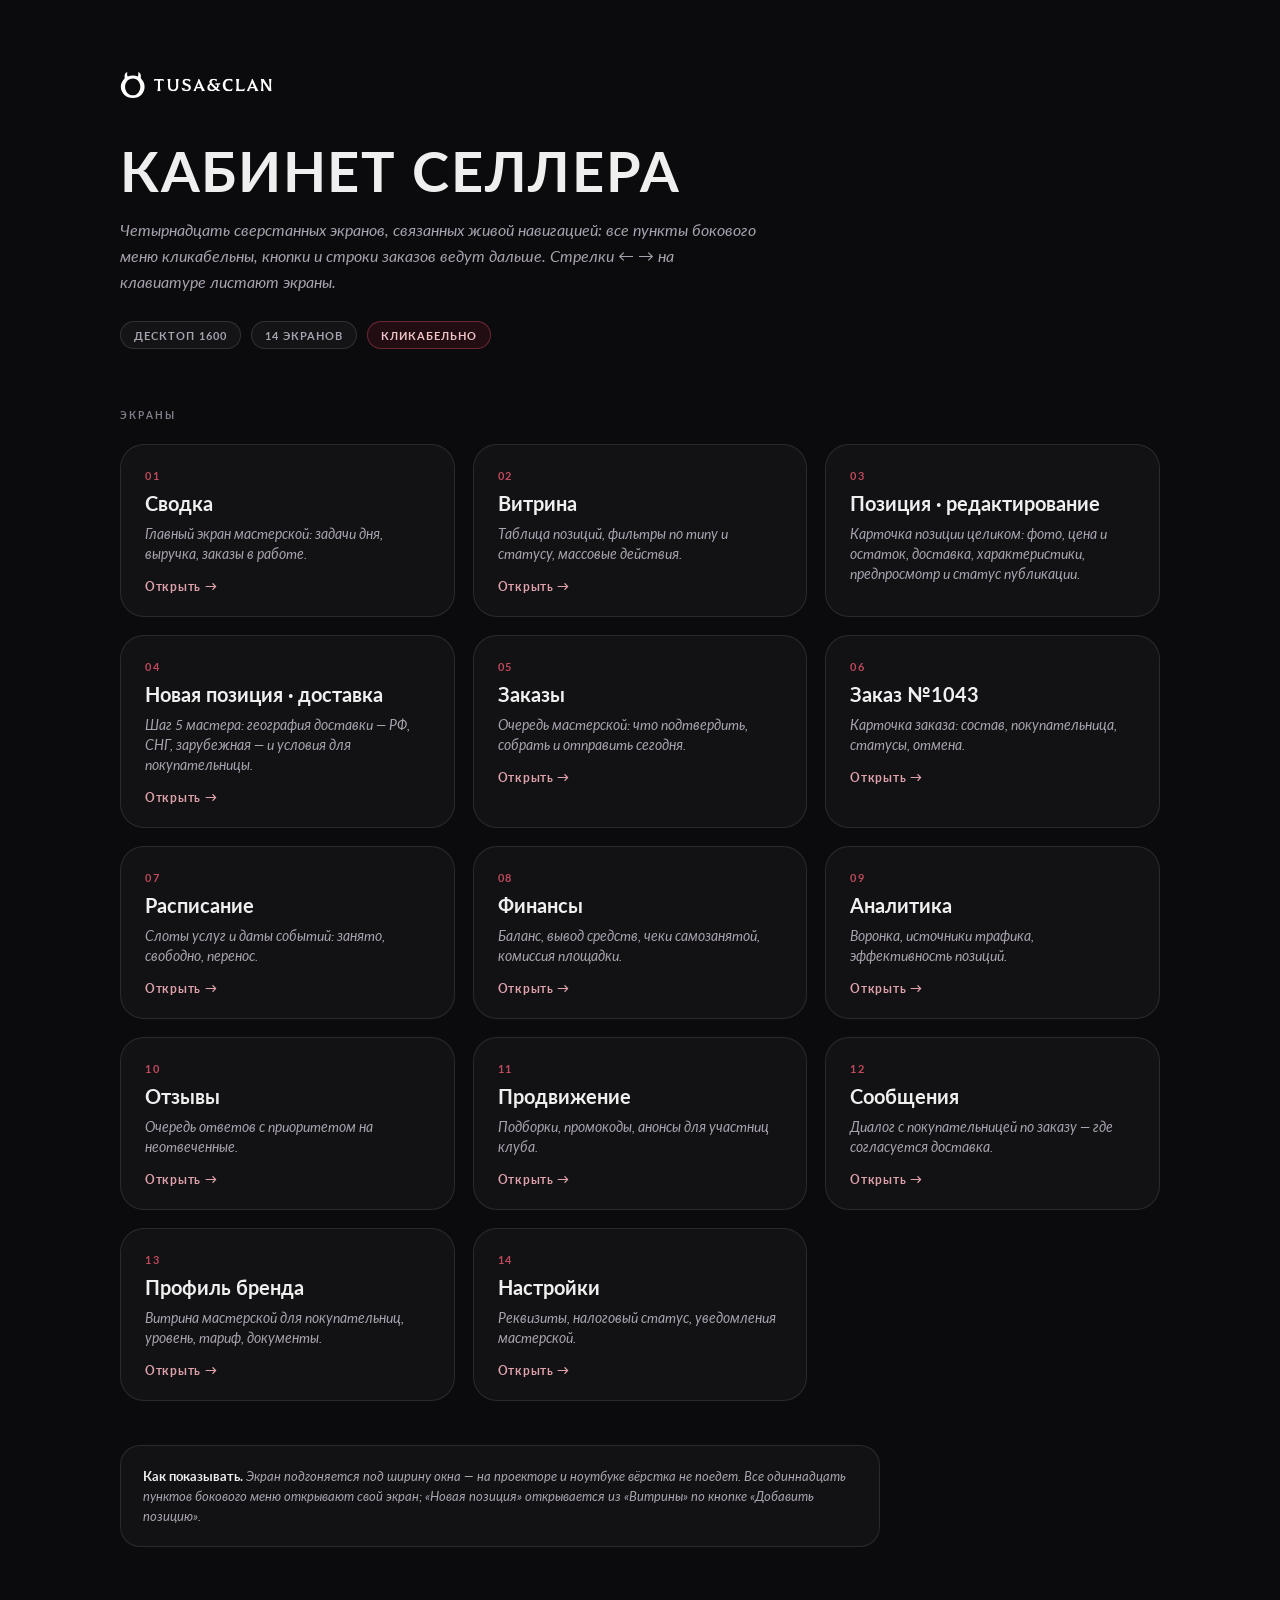
<file: index.html>
<!DOCTYPE html>
<html lang="ru">
<head>
<meta charset="utf-8">
<title>Кабинет селлера · демо · Made by THOUSUKA</title>
<link rel="stylesheet" href="assets/colors_and_type.css">
<style>
@font-face{font-family:'Lato';src:url('assets/fonts/Lato-Light.ttf') format('truetype');font-weight:300;font-display:swap}
@font-face{font-family:'Lato';src:url('assets/fonts/Lato-Regular.ttf') format('truetype');font-weight:400;font-display:swap}
@font-face{font-family:'Lato';src:url('assets/fonts/Lato-Bold.ttf') format('truetype');font-weight:700;font-display:swap}
*{box-sizing:border-box}
body{margin:0;background:#0B0A0D;color:#EFEFEF;font-family:'Lato',system-ui,sans-serif;font-weight:400;-webkit-font-smoothing:antialiased}
a{color:#DFA3AC}a:hover{color:#F0C3C9}
.pg{max-width:1120px;margin:0 auto;padding:72px 40px 96px}
.mark{display:flex;align-items:center;gap:12px}
.mark i{width:28px;height:28px;border-radius:50%;border:1.5px solid #EFEFEF;display:block;position:relative;flex:none}
.mark i::after{content:"";position:absolute;left:50%;top:4px;width:1.5px;height:10px;background:#EFEFEF;transform:translateX(-50%)}
.mark b{font-size:15px;font-weight:700;letter-spacing:.18em;display:block;line-height:1}
.mark span{display:block;margin-top:5px;font-size:9px;font-weight:700;letter-spacing:.22em;text-transform:uppercase;color:#837F8A}
h1{margin:44px 0 0;font-size:56px;line-height:1.02;font-weight:700;letter-spacing:.03em;text-transform:uppercase}
.lead{margin:18px 0 0;max-width:640px;font-size:16px;line-height:26px;font-weight:300;color:#A8A3AE;text-wrap:pretty}
.meta{display:flex;gap:10px;flex-wrap:wrap;margin-top:26px}
.chip{display:inline-flex;align-items:center;height:28px;padding:0 13px;border-radius:9999px;border:1px solid rgba(255,255,255,.12);background:rgba(255,255,255,.04);font-size:11px;font-weight:700;letter-spacing:.09em;text-transform:uppercase;color:#A8A3AE}
.chip--crim{border-color:rgba(192,75,92,.45);background:rgba(157,34,53,.16);color:#F0C3C9}
.eyebrow{font-size:10px;font-weight:700;letter-spacing:.2em;text-transform:uppercase;color:#837F8A}
.grid{display:grid;grid-template-columns:repeat(auto-fill,minmax(310px,1fr));gap:18px;margin-top:22px}
.tile{display:flex;flex-direction:column;gap:9px;padding:24px 24px 22px;border-radius:24px;border:1px solid rgba(255,255,255,.1);background:rgba(255,255,255,.03);text-decoration:none;color:inherit;transition:transform .4s cubic-bezier(.25,.46,.45,.94),border-color .4s cubic-bezier(.25,.46,.45,.94),box-shadow .4s cubic-bezier(.25,.46,.45,.94)}
.tile:hover{transform:translateY(-4px);border-color:rgba(192,75,92,.5);box-shadow:0 4px 32px rgba(0,0,0,.6),0 0 24px rgba(157,34,53,.22)}
.tile .n{font-size:11px;font-weight:700;letter-spacing:.14em;color:#C04B5C;font-variant-numeric:tabular-nums}
.tile h2{margin:0;font-size:20px;font-weight:700;line-height:1.2;color:#EFEFEF}
.tile p{margin:0;font-size:13.5px;line-height:20px;font-weight:300;color:#A8A3AE}
.tile .go{margin-top:6px;font-size:12px;font-weight:700;letter-spacing:.06em;color:#DFA3AC}
.sec{margin-top:54px}
.note{margin-top:44px;padding:20px 22px;border-radius:20px;border:1px solid rgba(255,255,255,.1);background:rgba(255,255,255,.03);font-size:13px;line-height:20px;font-weight:300;color:#A8A3AE;max-width:760px}
.note b{color:#EFEFEF;font-weight:700}
@media(max-width:640px){.pg{padding:48px 22px 72px}h1{font-size:38px}}
</style>
</head>
<body>
<div class="pg">
  <div class="mark"><img src="logo.svg" alt="THOUSUKA" style="height:26px;width:auto;display:block" /></div>
  <h1>Кабинет селлера</h1>
  <p class="lead">Четырнадцать сверстанных экранов, связанных живой навигацией: все пункты бокового меню кликабельны, кнопки и строки заказов ведут дальше. Стрелки ← → на клавиатуре листают экраны.</p>
  <div class="meta"><span class="chip">Десктоп 1600</span><span class="chip">14 экранов</span><span class="chip chip--crim">Кликабельно</span></div>

  <div class="sec">
    <span class="eyebrow">Экраны</span>
    <div class="grid">
      <a class="tile" href="svodka.html"><span class="n">01</span><h2>Сводка</h2><p>Главный экран мастерской: задачи дня, выручка, заказы в работе.</p><span class="go">Открыть →</span></a>
      <a class="tile" href="vitrina.html"><span class="n">02</span><h2>Витрина</h2><p>Таблица позиций, фильтры по типу и статусу, массовые действия.</p><span class="go">Открыть →</span></a>
      <a class="tile" href="poziciya.html"><span class="n">03</span><h2>Позиция · редактирование</h2><p>Карточка позиции целиком: фото, цена и остаток, доставка, характеристики, предпросмотр и статус публикации.</p></a>
      <a class="tile" href="novaya-poziciya.html"><span class="n">04</span><h2>Новая позиция · доставка</h2><p>Шаг 5 мастера: география доставки — РФ, СНГ, зарубежная — и условия для покупательницы.</p><span class="go">Открыть →</span></a>
      <a class="tile" href="zakazy.html"><span class="n">05</span><h2>Заказы</h2><p>Очередь мастерской: что подтвердить, собрать и отправить сегодня.</p><span class="go">Открыть →</span></a>
      <a class="tile" href="zakaz-1043.html"><span class="n">06</span><h2>Заказ №1043</h2><p>Карточка заказа: состав, покупательница, статусы, отмена.</p><span class="go">Открыть →</span></a>
      <a class="tile" href="raspisanie.html"><span class="n">07</span><h2>Расписание</h2><p>Слоты услуг и даты событий: занято, свободно, перенос.</p><span class="go">Открыть →</span></a>
      <a class="tile" href="finansy.html"><span class="n">08</span><h2>Финансы</h2><p>Баланс, вывод средств, чеки самозанятой, комиссия площадки.</p><span class="go">Открыть →</span></a>
      <a class="tile" href="analitika.html"><span class="n">09</span><h2>Аналитика</h2><p>Воронка, источники трафика, эффективность позиций.</p><span class="go">Открыть →</span></a>
      <a class="tile" href="otzyvy.html"><span class="n">10</span><h2>Отзывы</h2><p>Очередь ответов с приоритетом на неотвеченные.</p><span class="go">Открыть →</span></a>
      <a class="tile" href="prodvizhenie.html"><span class="n">11</span><h2>Продвижение</h2><p>Подборки, промокоды, анонсы для участниц клуба.</p><span class="go">Открыть →</span></a>
      <a class="tile" href="soobscheniya.html"><span class="n">12</span><h2>Сообщения</h2><p>Диалог с покупательницей по заказу — где согласуется доставка.</p><span class="go">Открыть →</span></a>
      <a class="tile" href="profil.html"><span class="n">13</span><h2>Профиль бренда</h2><p>Витрина мастерской для покупательниц, уровень, тариф, документы.</p><span class="go">Открыть →</span></a>
      <a class="tile" href="nastroyki.html"><span class="n">14</span><h2>Настройки</h2><p>Реквизиты, налоговый статус, уведомления мастерской.</p><span class="go">Открыть →</span></a>
    </div>
  </div>

  <div class="note"><b>Как показывать.</b> Экран подгоняется под ширину окна — на проекторе и ноутбуке вёрстка не поедет. Все одиннадцать пунктов бокового меню открывают свой экран; «Новая позиция» открывается из «Витрины» по кнопке «Добавить позицию».</div>
</div>
</body>
</html>
</file>
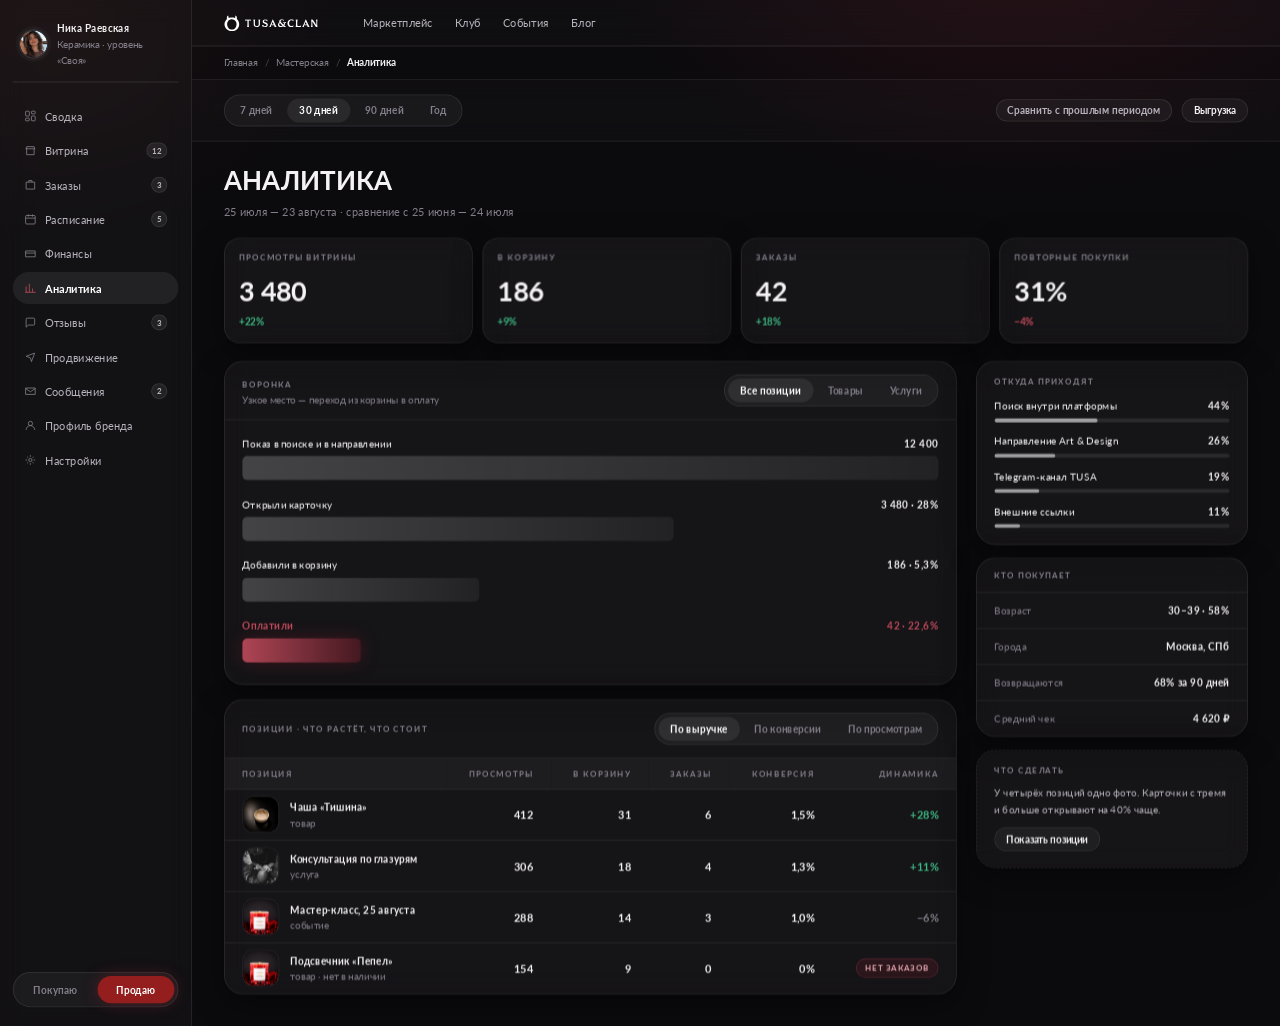
<file: analitika.html>
<!DOCTYPE html>
<html lang="ru">
<head>
<meta charset="utf-8">
<title>Аналитика · Кабинет селлера · Made by THOUSUKA</title>
<link rel="stylesheet" href="assets/colors_and_type.css">
<style>
@font-face{font-family:'Lato';src:url('assets/fonts/Lato-Light.ttf') format('truetype');font-weight:300;font-display:swap}
@font-face{font-family:'Lato';src:url('assets/fonts/Lato-Regular.ttf') format('truetype');font-weight:400;font-display:swap}
@font-face{font-family:'Lato';src:url('assets/fonts/Lato-Italic.ttf') format('truetype');font-weight:400;font-style:italic;font-display:swap}
@font-face{font-family:'Lato';src:url('assets/fonts/Lato-Bold.ttf') format('truetype');font-weight:700;font-display:swap}
:root{--bg:#0B0A0D;--glass:rgba(255,255,255,0.045);--glass-2:rgba(255,255,255,0.07);--glass-border:rgba(255,255,255,0.10);--glass-border-strong:rgba(255,255,255,0.18);--text-1:#F4F2F4;--text-2:#B7B3BC;--text-3:#837F8A;--crimson:#9D2235;--crimson-soft:#C04B5C;--crimson-tint:rgba(157,34,53,0.16);--cta:#941E1D;--cta-hover:#B0292A;--beige:#C9A88F;--gold:#E8D08A;--green:#3FB984;--font-ui:'Lato','Helvetica Neue',sans-serif;--r-card:24px;--r-btn:9999px;--shadow-card:0 12px 40px rgba(0,0,0,0.45);--ease:cubic-bezier(0.25,0.46,0.45,0.94);--t:200ms}
*{box-sizing:border-box}
body{margin:0;background:#08070a;font-family:var(--font-ui);color:var(--text-1);-webkit-font-smoothing:antialiased}
a{color:inherit;text-decoration:none}a:hover{color:var(--crimson-soft)}
button{font-family:inherit;cursor:pointer}
:focus-visible{outline:2px solid var(--crimson-soft);outline-offset:2px;border-radius:6px}
.desk{padding:56px 48px 80px;display:flex;flex-direction:column;gap:44px;align-items:flex-start;min-width:max-content}
.deskhead{width:1600px;display:flex;align-items:flex-end;justify-content:space-between;gap:32px;border-bottom:1px solid var(--glass-border);padding-bottom:22px}
.deskhead h1{margin:0;font-size:26px;line-height:32px;font-weight:700;letter-spacing:.02em;text-transform:uppercase}
.deskhead p{margin:8px 0 0;font-size:14px;line-height:20px;color:var(--text-3);max-width:680px}
.legend{display:flex;gap:20px;flex:none}
.legend div{display:flex;align-items:center;gap:8px;font-size:12px;color:var(--text-3)}
.legend i{width:8px;height:8px;border-radius:50%;display:block}
.wrap{display:flex;flex-direction:column;gap:12px}
.lbl{display:flex;align-items:baseline;gap:10px}
.lbl b{font-size:11px;font-weight:700;letter-spacing:.16em;text-transform:uppercase;color:var(--text-2)}
.lbl span{font-size:11px;color:#4a464f;letter-spacing:.04em}
.lbl a{color:var(--crimson-soft);border-bottom:1px solid rgba(192,75,92,.35)}
.lbl a:hover{color:#DFA3AC;border-color:#DFA3AC}
.frame{position:relative;width:1600px;background:var(--bg);border:1px solid rgba(255,255,255,.08);border-radius:10px;overflow:hidden}
.frame::before{content:"";position:absolute;inset:0;z-index:0;pointer-events:none;background:radial-gradient(880px 560px at 80% -8%,rgba(157,34,53,0.18),transparent 62%),radial-gradient(640px 480px at 4% 2%,rgba(124,52,40,0.11),transparent 56%)}
.app{position:relative;z-index:1;display:grid;grid-template-columns:240px 1fr;align-items:stretch}
/* sidebar */
.side{width:240px;background:rgba(255,255,255,.03);border-right:1px solid var(--glass-border);backdrop-filter:blur(16px);padding:24px 16px;display:flex;flex-direction:column;gap:22px}
.wordmark{padding:0 8px}
.wordmark b{display:block;font-weight:700;font-size:19px;letter-spacing:.16em}
.wordmark span{display:block;margin-top:3px;font-size:9px;font-weight:700;letter-spacing:.34em;text-transform:uppercase;color:var(--text-3)}
.nav{display:flex;flex-direction:column;gap:3px}
.nav a{display:flex;align-items:center;gap:10px;height:40px;padding:0 14px;border-radius:var(--r-btn);font-size:14px;font-weight:500;color:var(--text-2);transition:color var(--t) var(--ease),background var(--t) var(--ease)}
.nav a:hover{background:var(--glass);color:var(--text-1)}
.nav a.on{background:var(--glass-2);color:#fff;font-weight:700}
.nav a svg{width:16px;height:16px;flex:none;opacity:.7;fill:none;stroke:currentColor;stroke-width:1.5}
.nav a.on svg{opacity:1;color:var(--crimson-soft)}
.nav .badge{margin-left:auto;min-width:20px;height:20px;padding:0 6px;display:grid;place-items:center;border-radius:var(--r-btn);background:var(--glass-2);border:1px solid var(--glass-border);font-size:10px;font-weight:700;color:var(--text-2);font-variant-numeric:tabular-nums}
.sidefoot{margin-top:auto;display:flex;flex-direction:column;gap:12px}
.mode{display:grid;grid-template-columns:1fr 1fr;gap:4px;background:var(--glass);border:1px solid var(--glass-border);border-radius:var(--r-btn);padding:4px}
.mode button{border:0;border-radius:var(--r-btn);background:transparent;color:var(--text-3);font-size:13px;font-weight:700;height:34px;transition:color var(--t),background var(--t)}
.mode button.on{background:var(--cta);color:#fff;box-shadow:0 0 20px rgba(157,34,53,.38)}
.me{display:flex;align-items:center;gap:10px;padding:8px;border-radius:18px;transition:background var(--t) var(--ease)}
.me:hover{background:var(--glass)}
/* topbar + content */
.top{display:flex;align-items:center;gap:16px;padding:18px 40px;border-bottom:1px solid var(--glass-border);background:rgba(255,255,255,.02);backdrop-filter:blur(14px)}
.top .sp{margin-left:auto;display:flex;align-items:center;gap:12px}
.main{width:100%;margin:0 auto;padding:30px 40px 40px;display:flex;flex-direction:column;gap:22px}
.split{display:grid;grid-template-columns:minmax(0,1fr) 340px;gap:24px;align-items:start}
.split--wide{grid-template-columns:minmax(0,1fr) 380px}
.col{display:flex;flex-direction:column;gap:18px;min-width:0}
.rail{display:flex;flex-direction:column;gap:16px}
.phead{display:flex;align-items:flex-end;justify-content:space-between;gap:24px}
/* type */
.display{margin:0;font-size:32px;line-height:38px;font-weight:700;letter-spacing:.01em;text-transform:uppercase}
.h2{margin:0;font-size:20px;line-height:26px;font-weight:700}
.h3{margin:0;font-size:15px;line-height:21px;font-weight:700}
.body{font-size:14px;line-height:21px;color:var(--text-2)}
.sm{font-size:13px;line-height:18px}
.xs{font-size:12px;line-height:16px}
.eyebrow{font-size:10px;line-height:1;font-weight:700;letter-spacing:.16em;text-transform:uppercase;color:var(--text-3)}
.stat{font-weight:700;font-size:34px;line-height:40px;letter-spacing:-.02em;font-variant-numeric:tabular-nums}
.num{font-weight:700;font-variant-numeric:tabular-nums}
.t2{color:var(--text-2)}.t3{color:var(--text-3)}.gold{color:var(--gold)}.up{color:var(--green)}.crim{color:var(--crimson-soft)}
/* surfaces */
.card{background:var(--glass);border:1px solid var(--glass-border);border-radius:var(--r-card);backdrop-filter:blur(16px);box-shadow:var(--shadow-card)}
.pad{padding:20px 22px}
.card__h{display:flex;align-items:center;justify-content:space-between;gap:16px;padding:16px 22px;border-bottom:1px solid var(--glass-border)}
.stackv{display:flex;flex-direction:column;gap:12px}
.rows{display:flex;flex-direction:column}
.row{display:flex;align-items:center;justify-content:space-between;gap:14px;padding:13px 22px;border-bottom:1px solid var(--glass-border)}
.row:last-child{border-bottom:0}
.urgent{box-shadow:inset 2px 0 0 var(--crimson-soft),var(--shadow-card);background:rgba(157,34,53,.08);border-color:rgba(192,75,92,.24)}
.orb{position:relative;display:grid;place-items:center;border-radius:50%;background:radial-gradient(120% 120% at 30% 22%,rgba(255,255,255,0.16),rgba(255,255,255,0.03) 42%,rgba(255,255,255,0.012) 70%),rgba(255,255,255,0.03);border:1px solid rgba(255,255,255,0.10);box-shadow:inset 0 1px 1px rgba(255,255,255,0.22),inset 0 -8px 18px rgba(0,0,0,0.45),0 6px 18px rgba(0,0,0,0.40);backdrop-filter:blur(14px);color:#fff;flex:none;width:38px;height:38px}
.orb svg{width:18px;height:18px;fill:none;stroke:currentColor;stroke-width:1.5}
.orb--sm{width:32px;height:32px}.orb--sm svg{width:15px;height:15px}
.orb--crimson{background:radial-gradient(120% 120% at 30% 22%,rgba(192,75,92,.40),rgba(157,34,53,.22) 45%,rgba(157,34,53,.10) 70%);border-color:rgba(192,75,92,.34);color:#F0C3C9}
.orb--gold{background:radial-gradient(120% 120% at 30% 22%,rgba(232,208,138,.34),rgba(201,168,76,.14) 45%,rgba(201,168,76,.06) 70%);border-color:rgba(232,208,138,.30);color:var(--gold)}
.av{width:36px;height:36px;border-radius:50%;flex:none;background:var(--glass-2);border:1px solid var(--glass-border-strong);box-shadow:0 0 0 4px rgba(255,255,255,.03);display:grid;place-items:center;font-weight:700;font-size:14px;color:var(--text-2)}
.av--sm{width:26px;height:26px;font-size:11px;box-shadow:none}
.thumb{width:46px;height:46px;border-radius:14px;flex:none;background:linear-gradient(150deg,rgba(201,168,143,.20),rgba(255,255,255,.03));border:1px solid var(--glass-border);display:grid;place-items:center;font-weight:700;font-size:15px;color:rgba(201,168,143,.78)}
.prod{display:flex;align-items:center;gap:14px;min-width:0}
/* controls */
.btn{display:inline-flex;align-items:center;justify-content:center;gap:8px;height:38px;padding:0 18px;border-radius:var(--r-btn);border:1px solid var(--glass-border);background:var(--glass);color:var(--text-1);font-size:13px;font-weight:700;white-space:nowrap;transition:background var(--t) var(--ease),border-color var(--t) var(--ease),box-shadow var(--t) var(--ease)}
.btn:hover{background:var(--glass-2);border-color:var(--glass-border-strong)}
.btn--cta{background:var(--cta);border-color:var(--cta);color:#fff}
.btn--cta:hover{background:var(--cta-hover);border-color:var(--cta-hover);box-shadow:0 0 26px rgba(157,34,53,.48)}
.btn--gold{border-color:rgba(232,208,138,.38);color:var(--gold);background:rgba(232,208,138,.07)}
.btn--gold:hover{background:rgba(232,208,138,.13);border-color:rgba(232,208,138,.6);box-shadow:0 0 22px rgba(232,208,138,.22)}
.btn--danger{border-color:rgba(192,75,92,.4);color:#DFA3AC;background:rgba(157,34,53,.10)}
.btn--sm{height:30px;padding:0 14px;font-size:12px}
.btn--w{width:100%}
.seg{display:flex;gap:3px;background:var(--glass);border:1px solid var(--glass-border);border-radius:var(--r-btn);padding:4px}
.seg button{border:0;background:transparent;border-radius:var(--r-btn);height:30px;padding:0 15px;font-size:13px;font-weight:700;color:var(--text-3);transition:color var(--t),background var(--t)}
.seg button:hover{color:var(--text-2)}
.seg button.on{background:var(--glass-2);color:#fff}
.chips{display:flex;gap:7px;flex-wrap:wrap;align-items:center}
.chip{display:inline-flex;align-items:center;height:28px;padding:0 13px;border-radius:var(--r-btn);font-size:12px;font-weight:700;letter-spacing:.03em;background:var(--glass);border:1px solid var(--glass-border);color:var(--text-2);white-space:nowrap;transition:border-color var(--t),color var(--t),background var(--t)}
.chip:hover{border-color:var(--glass-border-strong);color:var(--text-1)}
.chip.on{background:var(--glass-2);border-color:var(--glass-border-strong);color:#fff}
.chip--crimson{background:var(--crimson-tint);border-color:rgba(192,75,92,.30);color:#DFA3AC}
.chip--gold{background:rgba(232,208,138,.08);border-color:rgba(232,208,138,.28);color:var(--gold)}
.chip--sm{height:24px;padding:0 10px;font-size:10px;letter-spacing:.1em;text-transform:uppercase}
.field{display:flex;flex-direction:column;gap:8px}
.input{height:44px;border-radius:16px;background:rgba(255,255,255,.035);border:1px solid var(--glass-border);display:flex;align-items:center;gap:10px;padding:0 15px;font-size:14px;color:var(--text-1);transition:border-color var(--t)}
.input:hover{border-color:var(--glass-border-strong)}
.input--ph{color:var(--text-3)}
.input--area{height:auto;min-height:92px;padding:14px 15px;align-items:flex-start;line-height:21px}
.input svg{width:16px;height:16px;fill:none;stroke:currentColor;stroke-width:1.5;color:var(--text-3);flex:none}
.icn{width:18px;height:18px;fill:none;stroke:currentColor;stroke-width:1.5;color:var(--text-2);flex:none}
.bar{height:5px;border-radius:var(--r-btn);background:rgba(255,255,255,.09);overflow:hidden}
.bar i{display:block;height:100%;border-radius:var(--r-btn);background:rgba(255,255,255,.55)}
.bar--gold i{background:linear-gradient(90deg,#8B6914,#E8D08A 60%,#8B6914);box-shadow:0 0 14px rgba(232,208,138,.3)}
.toggle{width:44px;height:24px;border-radius:var(--r-btn);border:1px solid var(--glass-border);background:rgba(255,255,255,.05);position:relative;flex:none;transition:background var(--t),border-color var(--t)}
.toggle i{position:absolute;top:2px;left:2px;width:18px;height:18px;border-radius:50%;background:var(--text-3);transition:transform var(--t) var(--ease),background var(--t)}
.toggle.on{background:rgba(157,34,53,.55);border-color:rgba(192,75,92,.5)}
.toggle.on i{transform:translateX(20px);background:#fff}
/* tables */
.tbl{width:100%;border-collapse:collapse}
.tbl th{text-align:left;padding:0 22px;height:38px;background:rgba(255,255,255,.03);font-size:10px;font-weight:700;letter-spacing:.16em;text-transform:uppercase;color:var(--text-3);border-bottom:1px solid var(--glass-border);white-space:nowrap}
.tbl td{padding:0 22px;height:64px;border-bottom:1px solid var(--glass-border);font-size:14px;vertical-align:middle}
.tbl tr:last-child td{border-bottom:0}
.tbl tbody tr{transition:background var(--t) var(--ease)}
.tbl tbody tr:hover{background:rgba(255,255,255,.03)}
.tbl .r{text-align:right;font-variant-numeric:tabular-nums;font-weight:700}
.tbl tr.hot td{background:rgba(157,34,53,.07)}
.tbl tr.hot td:first-child{box-shadow:inset 2px 0 0 var(--crimson-soft)}
/* pieces */
.tiles{display:grid;grid-template-columns:repeat(4,1fr);gap:12px}
.tile{background:var(--glass);border:1px solid var(--glass-border);border-radius:20px;backdrop-filter:blur(16px);box-shadow:var(--shadow-card);padding:18px;display:flex;flex-direction:column;gap:10px;min-height:132px;transition:border-color var(--t) var(--ease),transform var(--t) var(--ease)}
.tile:hover{transform:translateY(-4px);border-color:var(--glass-border-strong)}
.tile .stat{margin-top:auto}
.tile--gold{border-color:rgba(232,208,138,.22)}
.tile--gold .stat{color:var(--gold)}
.tile--gold:hover{border-color:rgba(232,208,138,.45);box-shadow:var(--shadow-card),0 0 24px rgba(201,168,76,.16)}
.money{border-color:rgba(232,208,138,.24);background:linear-gradient(150deg,rgba(232,208,138,.10),rgba(255,255,255,.03) 60%);position:relative;overflow:hidden}
.money::after{content:"";position:absolute;right:-70px;top:-90px;width:260px;height:260px;border-radius:50%;background:radial-gradient(circle,rgba(232,208,138,.15),transparent 68%);pointer-events:none}
.chart{height:190px;display:flex;align-items:flex-end;gap:6px}
.chart i{flex:1;display:block;border-radius:3px 3px 0 0;background:linear-gradient(180deg,rgba(255,255,255,.22),rgba(255,255,255,.05))}
.chart i.hi{background:linear-gradient(180deg,rgba(192,75,92,.85),rgba(157,34,53,.18));box-shadow:0 0 18px rgba(157,34,53,.35)}
.xaxis{display:flex;justify-content:space-between;margin-top:12px}
.funnel{display:flex;flex-direction:column;gap:14px}
.funnel>div>div{display:flex;align-items:baseline;justify-content:space-between;margin-bottom:7px}
.fbar{height:30px;border-radius:6px;background:linear-gradient(90deg,rgba(255,255,255,.20),rgba(255,255,255,.06))}
.fbar--hi{background:linear-gradient(90deg,rgba(192,75,92,.9),rgba(157,34,53,.35));box-shadow:0 0 22px rgba(157,34,53,.32)}
.steps{display:grid;grid-template-columns:repeat(5,1fr);border:1px solid var(--glass-border);border-radius:20px;overflow:hidden;background:var(--glass)}
.steps>div{padding:14px 18px;border-right:1px solid var(--glass-border)}
.steps>div:last-child{border-right:0}
.steps>div.done{background:rgba(255,255,255,.04)}
.steps>div.now{background:rgba(157,34,53,.16);box-shadow:inset 0 -2px 0 var(--crimson-soft)}
.steps .sm{margin-top:5px;font-weight:700}
.tl{display:flex;flex-direction:column}
.tl div{display:flex;gap:12px;align-items:flex-start;padding-bottom:16px;position:relative}
.tl div:last-child{padding-bottom:0}
.tl div::before{content:"";position:absolute;left:6.5px;top:16px;bottom:0;width:1px;background:var(--glass-border)}
.tl div:last-child::before{display:none}
.tl b{width:14px;height:14px;border-radius:50%;flex:none;margin-top:2px;border:1px solid var(--glass-border-strong);background:rgba(255,255,255,.06);position:relative;z-index:1}
.tl div.done b{background:rgba(255,255,255,.55);border-color:transparent}
.tl div.now b{background:var(--crimson);border-color:var(--crimson-soft);box-shadow:0 0 0 4px rgba(157,34,53,.22)}
.tl p{margin:0;font-size:13px;line-height:18px;font-weight:700}
.tl p span{display:block;font-size:12px;line-height:16px;font-weight:400;color:var(--text-3);margin-top:2px}
.photo{aspect-ratio:1;border-radius:18px;border:1px solid var(--glass-border);background:linear-gradient(150deg,rgba(201,168,143,.22),rgba(255,255,255,.03));position:relative;overflow:hidden}
.photo--add{border-style:dashed;border-color:var(--glass-border-strong);background:rgba(255,255,255,.02);display:grid;place-items:center;color:var(--text-3);font-size:12px;font-weight:700;text-align:center;gap:6px}
.cover{height:190px;border-radius:20px;border:1px solid var(--glass-border);background:linear-gradient(140deg,rgba(157,34,53,.30),rgba(201,168,143,.18) 50%,rgba(255,255,255,.03));position:relative;overflow:hidden}
.grid2{display:grid;grid-template-columns:1fr 1fr;gap:12px}
.grid3{display:grid;grid-template-columns:repeat(3,1fr);gap:12px}
.grid4{display:grid;grid-template-columns:repeat(4,1fr);gap:12px}
/* week grid */
.cal{border:1px solid var(--glass-border);border-radius:var(--r-card);overflow:hidden;background:var(--glass);backdrop-filter:blur(16px);box-shadow:var(--shadow-card)}
.calhead{display:grid;grid-template-columns:64px repeat(7,1fr);border-bottom:1px solid var(--glass-border);background:rgba(255,255,255,.03)}
.calhead>div{padding:12px 10px;text-align:center;border-left:1px solid var(--glass-border)}
.calhead>div:first-child{border-left:0}
.calhead b{display:block;font-size:16px;font-weight:700;margin-top:3px;font-variant-numeric:tabular-nums}
.calhead .today b{color:var(--crimson-soft)}
.calbody{display:grid;grid-template-columns:64px repeat(7,1fr);height:460px}
.calbody>div{border-left:1px solid var(--glass-border);padding:8px;position:relative}
.calbody>div:first-child{border-left:0;display:flex;flex-direction:column;justify-content:space-between;padding:6px 8px 26px;align-items:flex-end}
.calbody .off{background:repeating-linear-gradient(135deg,rgba(255,255,255,.03) 0 6px,transparent 6px 12px)}
.slot{border-radius:14px;border:1px solid var(--glass-border);background:rgba(255,255,255,.05);padding:9px 10px;margin-bottom:8px}
.slot b{display:block;font-size:12px;font-weight:700}
.slot span{display:block;font-size:11px;color:var(--text-3);margin-top:3px}
.slot--free{border-style:dashed;background:transparent}
.slot--hot{border-color:rgba(192,75,92,.45);background:rgba(157,34,53,.16)}
.slot--gold{border-color:rgba(232,208,138,.32);background:rgba(232,208,138,.08)}
.pick{display:grid;grid-template-columns:repeat(4,1fr);gap:12px}
.pick>div{border:1px solid var(--glass-border);border-radius:20px;background:rgba(255,255,255,.03);padding:18px;display:flex;flex-direction:column;gap:11px;transition:border-color var(--t) var(--ease),background var(--t) var(--ease)}
.pick>div:hover{border-color:var(--glass-border-strong)}
.pick>div.on{border-color:rgba(192,75,92,.48);background:rgba(157,34,53,.13)}
.pick .pt{display:flex;align-items:center;justify-content:space-between;gap:10px}
.rad{width:18px;height:18px;border-radius:50%;flex:none;border:1px solid var(--glass-border-strong);background:rgba(255,255,255,.04);display:grid;place-items:center}
.rad.on{border-color:var(--crimson-soft);background:var(--crimson);box-shadow:0 0 0 4px rgba(157,34,53,.22)}
.rad.on::after{content:"";width:6px;height:6px;border-radius:50%;background:#fff}
.lab{font-size:11px;font-weight:700;letter-spacing:.1em;text-transform:uppercase;color:var(--text-3)}
.cnt{font-size:11px;color:var(--text-3);font-variant-numeric:tabular-nums}
.step{display:flex;align-items:center;gap:4px;border:1px solid var(--glass-border);border-radius:var(--r-btn);background:rgba(255,255,255,.035);padding:4px}
.step button{width:32px;height:32px;border:0;border-radius:50%;background:var(--glass);color:var(--text-2);font-size:16px;font-weight:700}
.step button:hover{background:var(--glass-2);color:#fff}
.step b{min-width:38px;text-align:center;font-variant-numeric:tabular-nums;font-size:15px}
</style>
<link rel="stylesheet" href="demo.css">
<style>.av--img{overflow:hidden;padding:0;background:#0F0D12}.av--img img{width:100%;height:100%;object-fit:cover;display:block;border-radius:50%}</style>
<style>.tbl td.r,.tbl th.r,.tbl .num,.tbl .st,.tbl .ibadge,.tbl .tbadge{white-space:nowrap}.tbl .name{text-wrap:pretty}</style>
<style>.thumb--img{overflow:hidden;padding:0;background:#0F0D12;position:relative}.thumb--img img{position:absolute;inset:0;width:100%;height:100%;object-fit:cover;display:block}</style>
<style>.dm-logo{height:20px;width:auto;display:block}.dm-sub{font-size:9px;font-weight:700;letter-spacing:.2em;text-transform:uppercase;color:#837F8A;white-space:nowrap}.side-logo{height:22px;width:auto;display:block}.gnav-logo{height:20px;width:auto;display:block;flex:none}</style>
<style>.prof{display:flex;gap:11px;align-items:center;padding:2px 8px 18px;border-bottom:1px solid var(--glass-border);text-decoration:none;color:inherit}.prof:hover .sm{color:var(--crimson-soft)}.gnav{display:flex;align-items:center;gap:32px;height:58px;padding:0 40px;border-bottom:1px solid var(--glass-border);background:rgba(255,255,255,.02);backdrop-filter:blur(14px)}.gnav-logo{height:20px;width:auto;display:block}.gnav .lnk{display:flex;gap:28px;margin-left:20px}.gnav .lnk a{font-size:14px;color:var(--text-2)}.gnav .lnk a:hover{color:#fff}.gnav .rt{margin-left:auto;display:flex;align-items:center;gap:10px}.crumbs{display:flex;align-items:center;gap:9px;padding:13px 40px;border-bottom:1px solid var(--glass-border);font-size:12px;color:var(--text-3)}.crumbs a{color:var(--text-3)}.crumbs a:hover{color:var(--crimson-soft)}.crumbs i{font-style:normal;color:#4a464f}.crumbs b{color:var(--text-1);font-weight:600}.av--sm{width:30px;height:30px;font-size:11px;box-shadow:none}</style>
</head>
<body class="dm">
<div class="dm-bar">
  <a class="dm-home" href="index.html"><img src="logo.svg" alt="THOUSUKA" class="dm-logo" /><span class="dm-sub">Кабинет селлера · демо</span></a>
  <div class="dm-now"><b>Аналитика</b><span>воронка, источники, позиции</span></div>
  <div class="dm-nav">
    <a class="dm-btn" href="finansy.html" title="Предыдущий экран">←</a>
    <select class="dm-sel" onchange="location.href=this.value"><option value="svodka.html">Сводка</option><option value="vitrina.html">Витрина</option><option value="novaya-poziciya.html">Новая позиция · доставка</option><option value="zakazy.html">Заказы</option><option value="zakaz-1043.html">Заказ №1043</option><option value="raspisanie.html">Расписание</option><option value="finansy.html">Финансы</option><option value="analitika.html" selected>Аналитика</option><option value="otzyvy.html">Отзывы</option><option value="prodvizhenie.html">Продвижение</option><option value="soobscheniya.html">Сообщения</option><option value="profil.html">Профиль бренда</option><option value="nastroyki.html">Настройки</option></select>
    <a class="dm-btn" href="otzyvy.html" title="Следующий экран">→</a>
  </div>
</div>
<div class="dm-stage"><div class="frame" style="width:1600px"><div class="app" data-nav="analitika"><aside class="side">
    <a href="profil.html" class="prof"><span class="av av--img"><img src="img/avatar.png" alt="" /></span><span><span class="sm" style="font-weight:700;display:block">Ника Раевская</span><span class="xs t3">Керамика · уровень «Своя»</span></span></a>
    <nav class="nav"><a href="svodka.html"><svg viewBox="0 0 24 24"><rect x="3" y="3" width="7" height="9" rx="1"></rect><rect x="14" y="3" width="7" height="5" rx="1"></rect><rect x="14" y="12" width="7" height="9" rx="1"></rect><rect x="3" y="16" width="7" height="5" rx="1"></rect></svg>Сводка</a><a href="vitrina.html"><svg viewBox="0 0 24 24"><path d="M3 9h18M4 9l1-4h14l1 4M5 9v11h14V9"></path></svg>Витрина<span class="badge">12</span></a><a href="zakazy.html"><svg viewBox="0 0 24 24"><path d="M4 7h16v13H4zM9 7V4h6v3"></path></svg>Заказы<span class="badge">3</span></a><a href="raspisanie.html"><svg viewBox="0 0 24 24"><rect x="3" y="5" width="18" height="16" rx="2"></rect><path d="M3 10h18M8 3v4M16 3v4"></path></svg>Расписание<span class="badge">5</span></a><a href="finansy.html"><svg viewBox="0 0 24 24"><path d="M3 7h18v11H3zM3 11h18"></path></svg>Финансы</a><a href="analitika.html" class="on"><svg viewBox="0 0 24 24"><path d="M4 20V9M10 20V4M16 20v-7M22 20H2"></path></svg>Аналитика</a><a href="otzyvy.html"><svg viewBox="0 0 24 24"><path d="M20 15a2 2 0 0 1-2 2H8l-4 4V6a2 2 0 0 1 2-2h12a2 2 0 0 1 2 2z"></path></svg>Отзывы<span class="badge">3</span></a><a href="prodvizhenie.html"><svg viewBox="0 0 24 24"><path d="M4 11l16-6-6 16-2-7z"></path></svg>Продвижение</a><a href="soobscheniya.html"><svg viewBox="0 0 24 24"><path d="M3 6h18v12H3z"></path><path d="M3 7l9 6 9-6"></path></svg>Сообщения<span class="badge">2</span></a><a href="profil.html"><svg viewBox="0 0 24 24"><path d="M4 20a8 8 0 0 1 16 0"></path><circle cx="12" cy="8" r="4"></circle></svg>Профиль бренда</a><a href="nastroyki.html"><svg viewBox="0 0 24 24"><circle cx="12" cy="12" r="3"></circle><path d="M12 3v3M12 18v3M3 12h3M18 12h3M6 6l2 2M16 16l2 2M18 6l-2 2M8 16l-2 2"></path></svg>Настройки</a></nav>
    <div class="sidefoot">
      <div class="mode"><button type="button">Покупаю</button><button type="button" class="on">Продаю</button></div>
    </div>
  </aside>
  <div>
    <div class="gnav">
      <img src="logo.svg" alt="THOUSUKA" class="gnav-logo" />
      <div class="lnk"><a href="#">Маркетплейс</a><a href="#">Клуб</a><a href="#">События</a><a href="#">Блог</a></div>
    </div>
    <div class="crumbs"><a href="index.html">Главная</a><i>/</i><a href="svodka.html">Мастерская</a><i>/</i><b>Аналитика</b></div>
    <div class="top">
      <div class="seg"><button>7 дней</button><button class="on">30 дней</button><button>90 дней</button><button>Год</button></div>
      <div class="sp"><span class="chip">Сравнить с прошлым периодом</span><a href="#" class="btn btn--sm">Выгрузка</a></div>
    </div>
    <div class="main">
      <div class="phead">
        <div><h2 class="display">Аналитика</h2><p class="body t3" style="margin:9px 0 0">25 июля — 23 августа · сравнение с 25 июня — 24 июля</p></div>
      </div>

      <div class="tiles">
        <div class="tile"><span class="eyebrow">Просмотры витрины</span><span class="stat">3 480</span><span class="xs up num">+22%</span></div>
        <div class="tile"><span class="eyebrow">В корзину</span><span class="stat">186</span><span class="xs up num">+9%</span></div>
        <div class="tile"><span class="eyebrow">Заказы</span><span class="stat">42</span><span class="xs up num">+18%</span></div>
        <div class="tile"><span class="eyebrow">Повторные покупки</span><span class="stat">31%</span><span class="xs crim num">−4%</span></div>
      </div>

      <div class="split">
        <div class="col">
          <div class="card">
            <div class="card__h"><div><span class="eyebrow">Воронка</span><div class="xs t3" style="margin-top:5px">Узкое место — переход из корзины в оплату</div></div><div class="seg"><button class="on">Все позиции</button><button>Товары</button><button>Услуги</button></div></div>
            <div class="pad">
              <div class="funnel">
                <div><div><span class="sm">Показ в поиске и в направлении</span><span class="num sm">12 400</span></div><div class="fbar" style="width:100%"></div></div>
                <div><div><span class="sm">Открыли карточку</span><span class="num sm">3 480 · 28%</span></div><div class="fbar" style="width:62%"></div></div>
                <div><div><span class="sm">Добавили в корзину</span><span class="num sm">186 · 5,3%</span></div><div class="fbar" style="width:34%"></div></div>
                <div><div><span class="sm crim" style="font-weight:700">Оплатили</span><span class="num sm crim">42 · 22,6%</span></div><div class="fbar fbar--hi" style="width:17%"></div></div>
              </div>
            </div>
          </div>

          <div class="card">
            <div class="card__h"><span class="eyebrow">Позиции · что растёт, что стоит</span><div class="seg"><button class="on">По выручке</button><button>По конверсии</button><button>По просмотрам</button></div></div>
            <table class="tbl">
              <thead><tr><th>Позиция</th><th class="r">Просмотры</th><th class="r">В корзину</th><th class="r">Заказы</th><th class="r">Конверсия</th><th class="r">Динамика</th></tr></thead>
              <tbody>
                <tr><td><div class="prod"><span class="thumb thumb--img"><img src="img/chasha.avif" alt="" /></span><div><div class="sm" style="font-weight:700">Чаша «Тишина»</div><div class="xs t3" style="margin-top:3px">товар</div></div></div></td><td class="r">412</td><td class="r">31</td><td class="r">6</td><td class="r">1,5%</td><td class="r up">+28%</td></tr>
                <tr><td><div class="prod"><span class="thumb thumb--img"><img src="img/goncharka.avif" alt="" /></span><div><div class="sm" style="font-weight:700">Консультация по глазурям</div><div class="xs t3" style="margin-top:3px">услуга</div></div></div></td><td class="r">306</td><td class="r">18</td><td class="r">4</td><td class="r">1,3%</td><td class="r up">+11%</td></tr>
                <tr><td><div class="prod"><span class="thumb thumb--img"><img src="img/svecha.avif" alt="" /></span><div><div class="sm" style="font-weight:700">Мастер-класс, 25 августа</div><div class="xs t3" style="margin-top:3px">событие</div></div></div></td><td class="r">288</td><td class="r">14</td><td class="r">3</td><td class="r">1,0%</td><td class="r t3">−6%</td></tr>
                <tr><td><div class="prod"><span class="thumb thumb--img"><img src="img/svecha.avif" alt="" /></span><div><div class="sm" style="font-weight:700">Подсвечник «Пепел»</div><div class="xs t3" style="margin-top:3px">товар · нет в наличии</div></div></div></td><td class="r">154</td><td class="r">9</td><td class="r">0</td><td class="r">0%</td><td class="r"><span class="chip chip--sm chip--crimson">Нет заказов</span></td></tr>
              </tbody>
            </table>
          </div>
        </div>
        <div class="rail">
          <div class="card pad stackv">
            <span class="eyebrow">Откуда приходят</span>
            <div class="stackv" style="gap:14px;margin-top:4px">
              <div><div style="display:flex;justify-content:space-between;margin-bottom:7px"><span class="sm">Поиск внутри платформы</span><span class="num sm">44%</span></div><div class="bar"><i style="width:44%"></i></div></div>
              <div><div style="display:flex;justify-content:space-between;margin-bottom:7px"><span class="sm">Направление Art &amp; Design</span><span class="num sm">26%</span></div><div class="bar"><i style="width:26%"></i></div></div>
              <div><div style="display:flex;justify-content:space-between;margin-bottom:7px"><span class="sm">Telegram-канал TUSA</span><span class="num sm">19%</span></div><div class="bar"><i style="width:19%"></i></div></div>
              <div><div style="display:flex;justify-content:space-between;margin-bottom:7px"><span class="sm">Внешние ссылки</span><span class="num sm">11%</span></div><div class="bar"><i style="width:11%"></i></div></div>
            </div>
          </div>
          <div class="card">
            <div class="card__h"><span class="eyebrow">Кто покупает</span></div>
            <div class="rows">
              <div class="row"><span class="sm t3">Возраст</span><span class="sm" style="font-weight:700">30–39 · 58%</span></div>
              <div class="row"><span class="sm t3">Города</span><span class="sm" style="font-weight:700">Москва, СПб</span></div>
              <div class="row"><span class="sm t3">Возвращаются</span><span class="sm" style="font-weight:700">68% за 90 дней</span></div>
              <div class="row"><span class="sm t3">Средний чек</span><span class="sm num">4 620 ₽</span></div>
            </div>
          </div>
          <div class="card pad stackv" style="border-style:dashed">
            <span class="eyebrow">Что сделать</span>
            <p class="body" style="margin:0;font-size:13px">У четырёх позиций одно фото. Карточки с тремя и больше открывают на 40% чаще.</p>
            <a href="#" class="btn btn--sm" style="align-self:flex-start">Показать позиции</a>
          </div>
        </div>
      </div>
    </div>
  </div>
</div></div></div>
<script src="demo.js"></script>
</body>
</html>
</file>
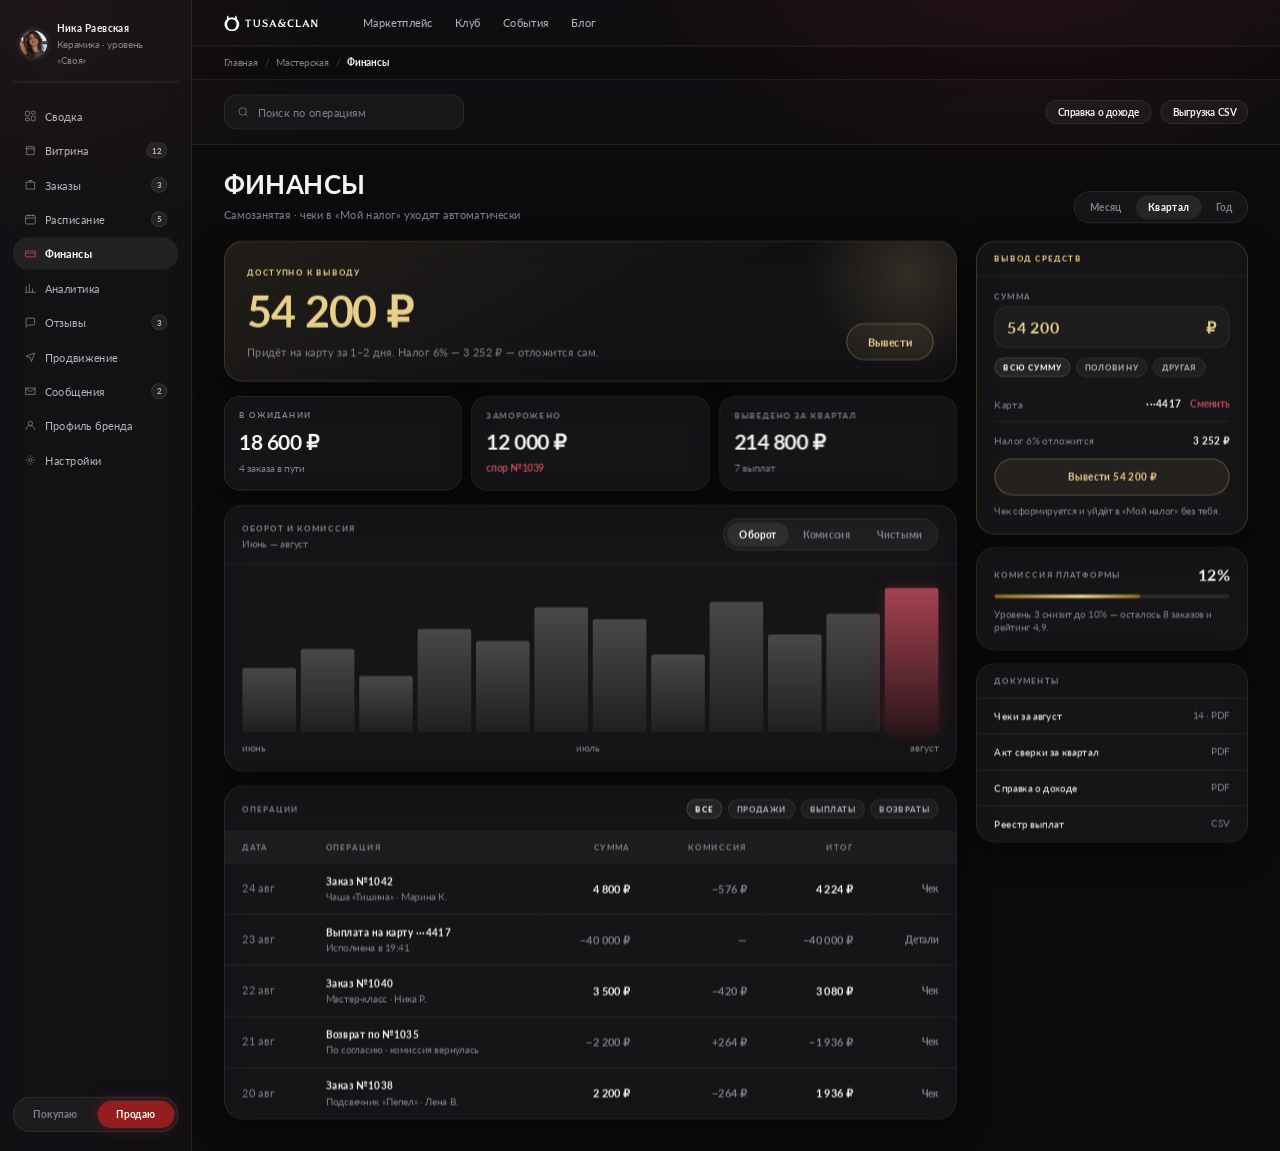
<file: finansy.html>
<!DOCTYPE html>
<html lang="ru">
<head>
<meta charset="utf-8">
<title>Финансы · Кабинет селлера · Made by THOUSUKA</title>
<link rel="stylesheet" href="assets/colors_and_type.css">
<style>
@font-face{font-family:'Lato';src:url('assets/fonts/Lato-Light.ttf') format('truetype');font-weight:300;font-display:swap}
@font-face{font-family:'Lato';src:url('assets/fonts/Lato-Regular.ttf') format('truetype');font-weight:400;font-display:swap}
@font-face{font-family:'Lato';src:url('assets/fonts/Lato-Italic.ttf') format('truetype');font-weight:400;font-style:italic;font-display:swap}
@font-face{font-family:'Lato';src:url('assets/fonts/Lato-Bold.ttf') format('truetype');font-weight:700;font-display:swap}
:root{--bg:#0B0A0D;--glass:rgba(255,255,255,0.045);--glass-2:rgba(255,255,255,0.07);--glass-border:rgba(255,255,255,0.10);--glass-border-strong:rgba(255,255,255,0.18);--text-1:#F4F2F4;--text-2:#B7B3BC;--text-3:#837F8A;--crimson:#9D2235;--crimson-soft:#C04B5C;--crimson-tint:rgba(157,34,53,0.16);--cta:#941E1D;--cta-hover:#B0292A;--beige:#C9A88F;--gold:#E8D08A;--green:#3FB984;--font-ui:'Lato','Helvetica Neue',sans-serif;--r-card:24px;--r-btn:9999px;--shadow-card:0 12px 40px rgba(0,0,0,0.45);--ease:cubic-bezier(0.25,0.46,0.45,0.94);--t:200ms}
*{box-sizing:border-box}
body{margin:0;background:#08070a;font-family:var(--font-ui);color:var(--text-1);-webkit-font-smoothing:antialiased}
a{color:inherit;text-decoration:none}a:hover{color:var(--crimson-soft)}
button{font-family:inherit;cursor:pointer}
:focus-visible{outline:2px solid var(--crimson-soft);outline-offset:2px;border-radius:6px}
.desk{padding:56px 48px 80px;display:flex;flex-direction:column;gap:44px;align-items:flex-start;min-width:max-content}
.deskhead{width:1600px;display:flex;align-items:flex-end;justify-content:space-between;gap:32px;border-bottom:1px solid var(--glass-border);padding-bottom:22px}
.deskhead h1{margin:0;font-size:26px;line-height:32px;font-weight:700;letter-spacing:.02em;text-transform:uppercase}
.deskhead p{margin:8px 0 0;font-size:14px;line-height:20px;color:var(--text-3);max-width:680px}
.legend{display:flex;gap:20px;flex:none}
.legend div{display:flex;align-items:center;gap:8px;font-size:12px;color:var(--text-3)}
.legend i{width:8px;height:8px;border-radius:50%;display:block}
.wrap{display:flex;flex-direction:column;gap:12px}
.lbl{display:flex;align-items:baseline;gap:10px}
.lbl b{font-size:11px;font-weight:700;letter-spacing:.16em;text-transform:uppercase;color:var(--text-2)}
.lbl span{font-size:11px;color:#4a464f;letter-spacing:.04em}
.lbl a{color:var(--crimson-soft);border-bottom:1px solid rgba(192,75,92,.35)}
.lbl a:hover{color:#DFA3AC;border-color:#DFA3AC}
.frame{position:relative;width:1600px;background:var(--bg);border:1px solid rgba(255,255,255,.08);border-radius:10px;overflow:hidden}
.frame::before{content:"";position:absolute;inset:0;z-index:0;pointer-events:none;background:radial-gradient(880px 560px at 80% -8%,rgba(157,34,53,0.18),transparent 62%),radial-gradient(640px 480px at 4% 2%,rgba(124,52,40,0.11),transparent 56%)}
.app{position:relative;z-index:1;display:grid;grid-template-columns:240px 1fr;align-items:stretch}
/* sidebar */
.side{width:240px;background:rgba(255,255,255,.03);border-right:1px solid var(--glass-border);backdrop-filter:blur(16px);padding:24px 16px;display:flex;flex-direction:column;gap:22px}
.wordmark{padding:0 8px}
.wordmark b{display:block;font-weight:700;font-size:19px;letter-spacing:.16em}
.wordmark span{display:block;margin-top:3px;font-size:9px;font-weight:700;letter-spacing:.34em;text-transform:uppercase;color:var(--text-3)}
.nav{display:flex;flex-direction:column;gap:3px}
.nav a{display:flex;align-items:center;gap:10px;height:40px;padding:0 14px;border-radius:var(--r-btn);font-size:14px;font-weight:500;color:var(--text-2);transition:color var(--t) var(--ease),background var(--t) var(--ease)}
.nav a:hover{background:var(--glass);color:var(--text-1)}
.nav a.on{background:var(--glass-2);color:#fff;font-weight:700}
.nav a svg{width:16px;height:16px;flex:none;opacity:.7;fill:none;stroke:currentColor;stroke-width:1.5}
.nav a.on svg{opacity:1;color:var(--crimson-soft)}
.nav .badge{margin-left:auto;min-width:20px;height:20px;padding:0 6px;display:grid;place-items:center;border-radius:var(--r-btn);background:var(--glass-2);border:1px solid var(--glass-border);font-size:10px;font-weight:700;color:var(--text-2);font-variant-numeric:tabular-nums}
.sidefoot{margin-top:auto;display:flex;flex-direction:column;gap:12px}
.mode{display:grid;grid-template-columns:1fr 1fr;gap:4px;background:var(--glass);border:1px solid var(--glass-border);border-radius:var(--r-btn);padding:4px}
.mode button{border:0;border-radius:var(--r-btn);background:transparent;color:var(--text-3);font-size:13px;font-weight:700;height:34px;transition:color var(--t),background var(--t)}
.mode button.on{background:var(--cta);color:#fff;box-shadow:0 0 20px rgba(157,34,53,.38)}
.me{display:flex;align-items:center;gap:10px;padding:8px;border-radius:18px;transition:background var(--t) var(--ease)}
.me:hover{background:var(--glass)}
/* topbar + content */
.top{display:flex;align-items:center;gap:16px;padding:18px 40px;border-bottom:1px solid var(--glass-border);background:rgba(255,255,255,.02);backdrop-filter:blur(14px)}
.top .sp{margin-left:auto;display:flex;align-items:center;gap:12px}
.main{width:100%;margin:0 auto;padding:30px 40px 40px;display:flex;flex-direction:column;gap:22px}
.split{display:grid;grid-template-columns:minmax(0,1fr) 340px;gap:24px;align-items:start}
.split--wide{grid-template-columns:minmax(0,1fr) 380px}
.col{display:flex;flex-direction:column;gap:18px;min-width:0}
.rail{display:flex;flex-direction:column;gap:16px}
.phead{display:flex;align-items:flex-end;justify-content:space-between;gap:24px}
/* type */
.display{margin:0;font-size:32px;line-height:38px;font-weight:700;letter-spacing:.01em;text-transform:uppercase}
.h2{margin:0;font-size:20px;line-height:26px;font-weight:700}
.h3{margin:0;font-size:15px;line-height:21px;font-weight:700}
.body{font-size:14px;line-height:21px;color:var(--text-2)}
.sm{font-size:13px;line-height:18px}
.xs{font-size:12px;line-height:16px}
.eyebrow{font-size:10px;line-height:1;font-weight:700;letter-spacing:.16em;text-transform:uppercase;color:var(--text-3)}
.stat{font-weight:700;font-size:34px;line-height:40px;letter-spacing:-.02em;font-variant-numeric:tabular-nums}
.num{font-weight:700;font-variant-numeric:tabular-nums}
.t2{color:var(--text-2)}.t3{color:var(--text-3)}.gold{color:var(--gold)}.up{color:var(--green)}.crim{color:var(--crimson-soft)}
/* surfaces */
.card{background:var(--glass);border:1px solid var(--glass-border);border-radius:var(--r-card);backdrop-filter:blur(16px);box-shadow:var(--shadow-card)}
.pad{padding:20px 22px}
.card__h{display:flex;align-items:center;justify-content:space-between;gap:16px;padding:16px 22px;border-bottom:1px solid var(--glass-border)}
.stackv{display:flex;flex-direction:column;gap:12px}
.rows{display:flex;flex-direction:column}
.row{display:flex;align-items:center;justify-content:space-between;gap:14px;padding:13px 22px;border-bottom:1px solid var(--glass-border)}
.row:last-child{border-bottom:0}
.urgent{box-shadow:inset 2px 0 0 var(--crimson-soft),var(--shadow-card);background:rgba(157,34,53,.08);border-color:rgba(192,75,92,.24)}
.orb{position:relative;display:grid;place-items:center;border-radius:50%;background:radial-gradient(120% 120% at 30% 22%,rgba(255,255,255,0.16),rgba(255,255,255,0.03) 42%,rgba(255,255,255,0.012) 70%),rgba(255,255,255,0.03);border:1px solid rgba(255,255,255,0.10);box-shadow:inset 0 1px 1px rgba(255,255,255,0.22),inset 0 -8px 18px rgba(0,0,0,0.45),0 6px 18px rgba(0,0,0,0.40);backdrop-filter:blur(14px);color:#fff;flex:none;width:38px;height:38px}
.orb svg{width:18px;height:18px;fill:none;stroke:currentColor;stroke-width:1.5}
.orb--sm{width:32px;height:32px}.orb--sm svg{width:15px;height:15px}
.orb--crimson{background:radial-gradient(120% 120% at 30% 22%,rgba(192,75,92,.40),rgba(157,34,53,.22) 45%,rgba(157,34,53,.10) 70%);border-color:rgba(192,75,92,.34);color:#F0C3C9}
.orb--gold{background:radial-gradient(120% 120% at 30% 22%,rgba(232,208,138,.34),rgba(201,168,76,.14) 45%,rgba(201,168,76,.06) 70%);border-color:rgba(232,208,138,.30);color:var(--gold)}
.av{width:36px;height:36px;border-radius:50%;flex:none;background:var(--glass-2);border:1px solid var(--glass-border-strong);box-shadow:0 0 0 4px rgba(255,255,255,.03);display:grid;place-items:center;font-weight:700;font-size:14px;color:var(--text-2)}
.av--sm{width:26px;height:26px;font-size:11px;box-shadow:none}
.thumb{width:46px;height:46px;border-radius:14px;flex:none;background:linear-gradient(150deg,rgba(201,168,143,.20),rgba(255,255,255,.03));border:1px solid var(--glass-border);display:grid;place-items:center;font-weight:700;font-size:15px;color:rgba(201,168,143,.78)}
.prod{display:flex;align-items:center;gap:14px;min-width:0}
/* controls */
.btn{display:inline-flex;align-items:center;justify-content:center;gap:8px;height:38px;padding:0 18px;border-radius:var(--r-btn);border:1px solid var(--glass-border);background:var(--glass);color:var(--text-1);font-size:13px;font-weight:700;white-space:nowrap;transition:background var(--t) var(--ease),border-color var(--t) var(--ease),box-shadow var(--t) var(--ease)}
.btn:hover{background:var(--glass-2);border-color:var(--glass-border-strong)}
.btn--cta{background:var(--cta);border-color:var(--cta);color:#fff}
.btn--cta:hover{background:var(--cta-hover);border-color:var(--cta-hover);box-shadow:0 0 26px rgba(157,34,53,.48)}
.btn--gold{border-color:rgba(232,208,138,.38);color:var(--gold);background:rgba(232,208,138,.07)}
.btn--gold:hover{background:rgba(232,208,138,.13);border-color:rgba(232,208,138,.6);box-shadow:0 0 22px rgba(232,208,138,.22)}
.btn--danger{border-color:rgba(192,75,92,.4);color:#DFA3AC;background:rgba(157,34,53,.10)}
.btn--sm{height:30px;padding:0 14px;font-size:12px}
.btn--w{width:100%}
.seg{display:flex;gap:3px;background:var(--glass);border:1px solid var(--glass-border);border-radius:var(--r-btn);padding:4px}
.seg button{border:0;background:transparent;border-radius:var(--r-btn);height:30px;padding:0 15px;font-size:13px;font-weight:700;color:var(--text-3);transition:color var(--t),background var(--t)}
.seg button:hover{color:var(--text-2)}
.seg button.on{background:var(--glass-2);color:#fff}
.chips{display:flex;gap:7px;flex-wrap:wrap;align-items:center}
.chip{display:inline-flex;align-items:center;height:28px;padding:0 13px;border-radius:var(--r-btn);font-size:12px;font-weight:700;letter-spacing:.03em;background:var(--glass);border:1px solid var(--glass-border);color:var(--text-2);white-space:nowrap;transition:border-color var(--t),color var(--t),background var(--t)}
.chip:hover{border-color:var(--glass-border-strong);color:var(--text-1)}
.chip.on{background:var(--glass-2);border-color:var(--glass-border-strong);color:#fff}
.chip--crimson{background:var(--crimson-tint);border-color:rgba(192,75,92,.30);color:#DFA3AC}
.chip--gold{background:rgba(232,208,138,.08);border-color:rgba(232,208,138,.28);color:var(--gold)}
.chip--sm{height:24px;padding:0 10px;font-size:10px;letter-spacing:.1em;text-transform:uppercase}
.field{display:flex;flex-direction:column;gap:8px}
.input{height:44px;border-radius:16px;background:rgba(255,255,255,.035);border:1px solid var(--glass-border);display:flex;align-items:center;gap:10px;padding:0 15px;font-size:14px;color:var(--text-1);transition:border-color var(--t)}
.input:hover{border-color:var(--glass-border-strong)}
.input--ph{color:var(--text-3)}
.input--area{height:auto;min-height:92px;padding:14px 15px;align-items:flex-start;line-height:21px}
.input svg{width:16px;height:16px;fill:none;stroke:currentColor;stroke-width:1.5;color:var(--text-3);flex:none}
.icn{width:18px;height:18px;fill:none;stroke:currentColor;stroke-width:1.5;color:var(--text-2);flex:none}
.bar{height:5px;border-radius:var(--r-btn);background:rgba(255,255,255,.09);overflow:hidden}
.bar i{display:block;height:100%;border-radius:var(--r-btn);background:rgba(255,255,255,.55)}
.bar--gold i{background:linear-gradient(90deg,#8B6914,#E8D08A 60%,#8B6914);box-shadow:0 0 14px rgba(232,208,138,.3)}
.toggle{width:44px;height:24px;border-radius:var(--r-btn);border:1px solid var(--glass-border);background:rgba(255,255,255,.05);position:relative;flex:none;transition:background var(--t),border-color var(--t)}
.toggle i{position:absolute;top:2px;left:2px;width:18px;height:18px;border-radius:50%;background:var(--text-3);transition:transform var(--t) var(--ease),background var(--t)}
.toggle.on{background:rgba(157,34,53,.55);border-color:rgba(192,75,92,.5)}
.toggle.on i{transform:translateX(20px);background:#fff}
/* tables */
.tbl{width:100%;border-collapse:collapse}
.tbl th{text-align:left;padding:0 22px;height:38px;background:rgba(255,255,255,.03);font-size:10px;font-weight:700;letter-spacing:.16em;text-transform:uppercase;color:var(--text-3);border-bottom:1px solid var(--glass-border);white-space:nowrap}
.tbl td{padding:0 22px;height:64px;border-bottom:1px solid var(--glass-border);font-size:14px;vertical-align:middle}
.tbl tr:last-child td{border-bottom:0}
.tbl tbody tr{transition:background var(--t) var(--ease)}
.tbl tbody tr:hover{background:rgba(255,255,255,.03)}
.tbl .r{text-align:right;font-variant-numeric:tabular-nums;font-weight:700}
.tbl tr.hot td{background:rgba(157,34,53,.07)}
.tbl tr.hot td:first-child{box-shadow:inset 2px 0 0 var(--crimson-soft)}
/* pieces */
.tiles{display:grid;grid-template-columns:repeat(4,1fr);gap:12px}
.tile{background:var(--glass);border:1px solid var(--glass-border);border-radius:20px;backdrop-filter:blur(16px);box-shadow:var(--shadow-card);padding:18px;display:flex;flex-direction:column;gap:10px;min-height:132px;transition:border-color var(--t) var(--ease),transform var(--t) var(--ease)}
.tile:hover{transform:translateY(-4px);border-color:var(--glass-border-strong)}
.tile .stat{margin-top:auto}
.tile--gold{border-color:rgba(232,208,138,.22)}
.tile--gold .stat{color:var(--gold)}
.tile--gold:hover{border-color:rgba(232,208,138,.45);box-shadow:var(--shadow-card),0 0 24px rgba(201,168,76,.16)}
.money{border-color:rgba(232,208,138,.24);background:linear-gradient(150deg,rgba(232,208,138,.10),rgba(255,255,255,.03) 60%);position:relative;overflow:hidden}
.money::after{content:"";position:absolute;right:-70px;top:-90px;width:260px;height:260px;border-radius:50%;background:radial-gradient(circle,rgba(232,208,138,.15),transparent 68%);pointer-events:none}
.chart{height:190px;display:flex;align-items:flex-end;gap:6px}
.chart i{flex:1;display:block;border-radius:3px 3px 0 0;background:linear-gradient(180deg,rgba(255,255,255,.22),rgba(255,255,255,.05))}
.chart i.hi{background:linear-gradient(180deg,rgba(192,75,92,.85),rgba(157,34,53,.18));box-shadow:0 0 18px rgba(157,34,53,.35)}
.xaxis{display:flex;justify-content:space-between;margin-top:12px}
.funnel{display:flex;flex-direction:column;gap:14px}
.funnel>div>div{display:flex;align-items:baseline;justify-content:space-between;margin-bottom:7px}
.fbar{height:30px;border-radius:6px;background:linear-gradient(90deg,rgba(255,255,255,.20),rgba(255,255,255,.06))}
.fbar--hi{background:linear-gradient(90deg,rgba(192,75,92,.9),rgba(157,34,53,.35));box-shadow:0 0 22px rgba(157,34,53,.32)}
.steps{display:grid;grid-template-columns:repeat(5,1fr);border:1px solid var(--glass-border);border-radius:20px;overflow:hidden;background:var(--glass)}
.steps>div{padding:14px 18px;border-right:1px solid var(--glass-border)}
.steps>div:last-child{border-right:0}
.steps>div.done{background:rgba(255,255,255,.04)}
.steps>div.now{background:rgba(157,34,53,.16);box-shadow:inset 0 -2px 0 var(--crimson-soft)}
.steps .sm{margin-top:5px;font-weight:700}
.tl{display:flex;flex-direction:column}
.tl div{display:flex;gap:12px;align-items:flex-start;padding-bottom:16px;position:relative}
.tl div:last-child{padding-bottom:0}
.tl div::before{content:"";position:absolute;left:6.5px;top:16px;bottom:0;width:1px;background:var(--glass-border)}
.tl div:last-child::before{display:none}
.tl b{width:14px;height:14px;border-radius:50%;flex:none;margin-top:2px;border:1px solid var(--glass-border-strong);background:rgba(255,255,255,.06);position:relative;z-index:1}
.tl div.done b{background:rgba(255,255,255,.55);border-color:transparent}
.tl div.now b{background:var(--crimson);border-color:var(--crimson-soft);box-shadow:0 0 0 4px rgba(157,34,53,.22)}
.tl p{margin:0;font-size:13px;line-height:18px;font-weight:700}
.tl p span{display:block;font-size:12px;line-height:16px;font-weight:400;color:var(--text-3);margin-top:2px}
.photo{aspect-ratio:1;border-radius:18px;border:1px solid var(--glass-border);background:linear-gradient(150deg,rgba(201,168,143,.22),rgba(255,255,255,.03));position:relative;overflow:hidden}
.photo--add{border-style:dashed;border-color:var(--glass-border-strong);background:rgba(255,255,255,.02);display:grid;place-items:center;color:var(--text-3);font-size:12px;font-weight:700;text-align:center;gap:6px}
.cover{height:190px;border-radius:20px;border:1px solid var(--glass-border);background:linear-gradient(140deg,rgba(157,34,53,.30),rgba(201,168,143,.18) 50%,rgba(255,255,255,.03));position:relative;overflow:hidden}
.grid2{display:grid;grid-template-columns:1fr 1fr;gap:12px}
.grid3{display:grid;grid-template-columns:repeat(3,1fr);gap:12px}
.grid4{display:grid;grid-template-columns:repeat(4,1fr);gap:12px}
/* week grid */
.cal{border:1px solid var(--glass-border);border-radius:var(--r-card);overflow:hidden;background:var(--glass);backdrop-filter:blur(16px);box-shadow:var(--shadow-card)}
.calhead{display:grid;grid-template-columns:64px repeat(7,1fr);border-bottom:1px solid var(--glass-border);background:rgba(255,255,255,.03)}
.calhead>div{padding:12px 10px;text-align:center;border-left:1px solid var(--glass-border)}
.calhead>div:first-child{border-left:0}
.calhead b{display:block;font-size:16px;font-weight:700;margin-top:3px;font-variant-numeric:tabular-nums}
.calhead .today b{color:var(--crimson-soft)}
.calbody{display:grid;grid-template-columns:64px repeat(7,1fr);height:460px}
.calbody>div{border-left:1px solid var(--glass-border);padding:8px;position:relative}
.calbody>div:first-child{border-left:0;display:flex;flex-direction:column;justify-content:space-between;padding:6px 8px 26px;align-items:flex-end}
.calbody .off{background:repeating-linear-gradient(135deg,rgba(255,255,255,.03) 0 6px,transparent 6px 12px)}
.slot{border-radius:14px;border:1px solid var(--glass-border);background:rgba(255,255,255,.05);padding:9px 10px;margin-bottom:8px}
.slot b{display:block;font-size:12px;font-weight:700}
.slot span{display:block;font-size:11px;color:var(--text-3);margin-top:3px}
.slot--free{border-style:dashed;background:transparent}
.slot--hot{border-color:rgba(192,75,92,.45);background:rgba(157,34,53,.16)}
.slot--gold{border-color:rgba(232,208,138,.32);background:rgba(232,208,138,.08)}
.pick{display:grid;grid-template-columns:repeat(4,1fr);gap:12px}
.pick>div{border:1px solid var(--glass-border);border-radius:20px;background:rgba(255,255,255,.03);padding:18px;display:flex;flex-direction:column;gap:11px;transition:border-color var(--t) var(--ease),background var(--t) var(--ease)}
.pick>div:hover{border-color:var(--glass-border-strong)}
.pick>div.on{border-color:rgba(192,75,92,.48);background:rgba(157,34,53,.13)}
.pick .pt{display:flex;align-items:center;justify-content:space-between;gap:10px}
.rad{width:18px;height:18px;border-radius:50%;flex:none;border:1px solid var(--glass-border-strong);background:rgba(255,255,255,.04);display:grid;place-items:center}
.rad.on{border-color:var(--crimson-soft);background:var(--crimson);box-shadow:0 0 0 4px rgba(157,34,53,.22)}
.rad.on::after{content:"";width:6px;height:6px;border-radius:50%;background:#fff}
.lab{font-size:11px;font-weight:700;letter-spacing:.1em;text-transform:uppercase;color:var(--text-3)}
.cnt{font-size:11px;color:var(--text-3);font-variant-numeric:tabular-nums}
.step{display:flex;align-items:center;gap:4px;border:1px solid var(--glass-border);border-radius:var(--r-btn);background:rgba(255,255,255,.035);padding:4px}
.step button{width:32px;height:32px;border:0;border-radius:50%;background:var(--glass);color:var(--text-2);font-size:16px;font-weight:700}
.step button:hover{background:var(--glass-2);color:#fff}
.step b{min-width:38px;text-align:center;font-variant-numeric:tabular-nums;font-size:15px}
</style>
<link rel="stylesheet" href="demo.css">
<style>.av--img{overflow:hidden;padding:0;background:#0F0D12}.av--img img{width:100%;height:100%;object-fit:cover;display:block;border-radius:50%}</style>
<style>.dm-logo{height:20px;width:auto;display:block}.dm-sub{font-size:9px;font-weight:700;letter-spacing:.2em;text-transform:uppercase;color:#837F8A;white-space:nowrap}.side-logo{height:22px;width:auto;display:block}.gnav-logo{height:20px;width:auto;display:block;flex:none}</style>
<style>
.lnkbtn{margin-left:8px;background:none;border:0;padding:0;font:inherit;font-size:12px;color:var(--crimson-soft);cursor:pointer}
.lnkbtn:hover{color:#F0C3C9}
.mscrim{position:fixed;inset:0;z-index:80;display:flex;align-items:center;justify-content:center;padding:32px;background:rgba(7,6,9,.72);opacity:0;pointer-events:none;transition:opacity .35s cubic-bezier(.25,.46,.45,.94)}
.mscrim.on{opacity:1;pointer-events:auto}
.modal{width:440px;max-width:100%;max-height:100%;overflow-y:auto;overflow-x:hidden;border-radius:28px;border:1px solid rgba(232,208,138,.22);background:#131017;box-shadow:0 4px 48px rgba(0,0,0,.72);padding:26px 26px 24px;transform:translateY(10px);transition:transform .35s cubic-bezier(.25,.46,.45,.94)}
.modal *{min-width:0}
.modal .input{width:100%;max-width:100%}
.mscrim.on .modal{transform:none}
.modal h3{margin:0;font-size:20px;font-weight:700;letter-spacing:.03em;text-transform:uppercase;color:#EFEFEF}
.modal .msub{margin:8px 0 20px;font-size:12.5px;line-height:18px;font-weight:300;color:var(--text-3)}
.mclose{position:absolute;top:18px;right:18px;width:32px;height:32px;border-radius:50%;border:1px solid var(--glass-border);background:rgba(255,255,255,.04);color:var(--text-2);font-size:15px;line-height:1;cursor:pointer}
.mclose:hover{color:#fff;border-color:rgba(192,75,92,.5)}
.mwrap{position:relative}
.crd{display:flex;align-items:center;gap:13px;width:100%;padding:14px 15px;border-radius:18px;border:1px solid var(--glass-border);background:rgba(255,255,255,.03);text-align:left;margin-bottom:10px;transition:border-color .3s cubic-bezier(.25,.46,.45,.94),background .3s cubic-bezier(.25,.46,.45,.94)}
.crd:hover{border-color:var(--glass-border-strong)}
.crd.on{border-color:rgba(232,208,138,.55);background:rgba(232,208,138,.09)}
.crd .lg{width:44px;height:29px;border-radius:7px;display:grid;place-items:center;font-size:7.5px;font-weight:700;line-height:1.15;text-align:center;flex:none;color:#0B0A0D}
.crd .tx{flex:1;min-width:0}
.crd .tx b{display:block;font-size:14px;font-weight:700;letter-spacing:.04em;color:#EFEFEF}
.crd .tx span{display:block;font-size:11.5px;color:var(--text-3);margin-top:4px}
.mfoot{display:flex;gap:10px;margin-top:18px}
</style>
<style>.prof{display:flex;gap:11px;align-items:center;padding:2px 8px 18px;border-bottom:1px solid var(--glass-border);text-decoration:none;color:inherit}.prof:hover .sm{color:var(--crimson-soft)}.gnav{display:flex;align-items:center;gap:32px;height:58px;padding:0 40px;border-bottom:1px solid var(--glass-border);background:rgba(255,255,255,.02);backdrop-filter:blur(14px)}.gnav-logo{height:20px;width:auto;display:block}.gnav .lnk{display:flex;gap:28px;margin-left:20px}.gnav .lnk a{font-size:14px;color:var(--text-2)}.gnav .lnk a:hover{color:#fff}.gnav .rt{margin-left:auto;display:flex;align-items:center;gap:10px}.crumbs{display:flex;align-items:center;gap:9px;padding:13px 40px;border-bottom:1px solid var(--glass-border);font-size:12px;color:var(--text-3)}.crumbs a{color:var(--text-3)}.crumbs a:hover{color:var(--crimson-soft)}.crumbs i{font-style:normal;color:#4a464f}.crumbs b{color:var(--text-1);font-weight:600}.av--sm{width:30px;height:30px;font-size:11px;box-shadow:none}</style>
</head>
<body class="dm">
<div class="dm-bar">
  <a class="dm-home" href="index.html"><img src="logo.svg" alt="THOUSUKA" class="dm-logo" /><span class="dm-sub">Кабинет селлера · демо</span></a>
  <div class="dm-now"><b>Финансы</b><span>баланс, вывод, чеки самозанятой</span></div>
  <div class="dm-nav">
    <a class="dm-btn" href="raspisanie.html" title="Предыдущий экран">←</a>
    <select class="dm-sel" onchange="location.href=this.value"><option value="svodka.html">Сводка</option><option value="vitrina.html">Витрина</option><option value="novaya-poziciya.html">Новая позиция · доставка</option><option value="zakazy.html">Заказы</option><option value="zakaz-1043.html">Заказ №1043</option><option value="raspisanie.html">Расписание</option><option value="finansy.html" selected>Финансы</option><option value="analitika.html">Аналитика</option><option value="otzyvy.html">Отзывы</option><option value="prodvizhenie.html">Продвижение</option><option value="soobscheniya.html">Сообщения</option><option value="profil.html">Профиль бренда</option><option value="nastroyki.html">Настройки</option></select>
    <a class="dm-btn" href="analitika.html" title="Следующий экран">→</a>
  </div>
</div>
<div class="dm-stage"><div class="frame" style="width:1600px"><div class="app" data-nav="finansy"><aside class="side">
    <a href="profil.html" class="prof"><span class="av av--img"><img src="img/avatar.png" alt="" /></span><span><span class="sm" style="font-weight:700;display:block">Ника Раевская</span><span class="xs t3">Керамика · уровень «Своя»</span></span></a>
    <nav class="nav"><a href="svodka.html"><svg viewBox="0 0 24 24"><rect x="3" y="3" width="7" height="9" rx="1"></rect><rect x="14" y="3" width="7" height="5" rx="1"></rect><rect x="14" y="12" width="7" height="9" rx="1"></rect><rect x="3" y="16" width="7" height="5" rx="1"></rect></svg>Сводка</a><a href="vitrina.html"><svg viewBox="0 0 24 24"><path d="M3 9h18M4 9l1-4h14l1 4M5 9v11h14V9"></path></svg>Витрина<span class="badge">12</span></a><a href="zakazy.html"><svg viewBox="0 0 24 24"><path d="M4 7h16v13H4zM9 7V4h6v3"></path></svg>Заказы<span class="badge">3</span></a><a href="raspisanie.html"><svg viewBox="0 0 24 24"><rect x="3" y="5" width="18" height="16" rx="2"></rect><path d="M3 10h18M8 3v4M16 3v4"></path></svg>Расписание<span class="badge">5</span></a><a href="finansy.html" class="on"><svg viewBox="0 0 24 24"><path d="M3 7h18v11H3zM3 11h18"></path></svg>Финансы</a><a href="analitika.html"><svg viewBox="0 0 24 24"><path d="M4 20V9M10 20V4M16 20v-7M22 20H2"></path></svg>Аналитика</a><a href="otzyvy.html"><svg viewBox="0 0 24 24"><path d="M20 15a2 2 0 0 1-2 2H8l-4 4V6a2 2 0 0 1 2-2h12a2 2 0 0 1 2 2z"></path></svg>Отзывы<span class="badge">3</span></a><a href="prodvizhenie.html"><svg viewBox="0 0 24 24"><path d="M4 11l16-6-6 16-2-7z"></path></svg>Продвижение</a><a href="soobscheniya.html"><svg viewBox="0 0 24 24"><path d="M3 6h18v12H3z"></path><path d="M3 7l9 6 9-6"></path></svg>Сообщения<span class="badge">2</span></a><a href="profil.html"><svg viewBox="0 0 24 24"><path d="M4 20a8 8 0 0 1 16 0"></path><circle cx="12" cy="8" r="4"></circle></svg>Профиль бренда</a><a href="nastroyki.html"><svg viewBox="0 0 24 24"><circle cx="12" cy="12" r="3"></circle><path d="M12 3v3M12 18v3M3 12h3M18 12h3M6 6l2 2M16 16l2 2M18 6l-2 2M8 16l-2 2"></path></svg>Настройки</a></nav>
    <div class="sidefoot">
      <div class="mode"><button type="button">Покупаю</button><button type="button" class="on">Продаю</button></div>
    </div>
  </aside>
  <div>
    <div class="gnav">
      <img src="logo.svg" alt="THOUSUKA" class="gnav-logo" />
      <div class="lnk"><a href="#">Маркетплейс</a><a href="#">Клуб</a><a href="#">События</a><a href="#">Блог</a></div>
    </div>
    <div class="crumbs"><a href="index.html">Главная</a><i>/</i><a href="svodka.html">Мастерская</a><i>/</i><b>Финансы</b></div>
    <div class="top">
      <div class="input input--ph" style="width:300px"><svg viewBox="0 0 24 24"><circle cx="11" cy="11" r="7"></circle><path d="M20 20l-4.3-4.3"></path></svg>Поиск по операциям</div>
      <div class="sp"><a href="#" class="btn btn--sm">Справка о доходе</a><a href="#" class="btn btn--sm">Выгрузка CSV</a></div>
    </div>
    <div class="main">
      <div class="phead">
        <div><h2 class="display">Финансы</h2><p class="body t3" style="margin:9px 0 0">Самозанятая · чеки в «Мой налог» уходят автоматически</p></div>
        <div class="seg"><button>Месяц</button><button class="on">Квартал</button><button>Год</button></div>
      </div>

      <div class="split">
        <div class="col">
          <div class="card money pad" style="padding:26px 28px;display:flex;align-items:flex-end;justify-content:space-between;gap:32px">
            <div>
              <span class="eyebrow" style="color:var(--gold)">Доступно к выводу</span>
              <div class="num gold" style="font-size:54px;line-height:60px;letter-spacing:-.02em;margin-top:12px">54 200 ₽</div>
              <div class="body t3" style="margin-top:10px">Придёт на карту за 1–2 дня. Налог 6% — 3 252 ₽ — отложится сам.</div>
            </div>
            <button class="btn btn--gold" style="height:46px;padding:0 26px;font-size:14px">Вывести</button>
          </div>

          <div class="grid3">
            <div class="tile" style="min-height:118px"><span class="eyebrow">В ожидании</span><span class="stat" style="font-size:26px;line-height:32px">18 600 ₽</span><span class="xs t3">4 заказа в пути</span></div>
            <div class="tile" style="min-height:118px"><span class="eyebrow">Заморожено</span><span class="stat" style="font-size:26px;line-height:32px">12 000 ₽</span><span class="xs crim" style="font-weight:700">спор №1039</span></div>
            <div class="tile" style="min-height:118px"><span class="eyebrow">Выведено за квартал</span><span class="stat" style="font-size:26px;line-height:32px">214 800 ₽</span><span class="xs t3">7 выплат</span></div>
          </div>

          <div class="card">
            <div class="card__h"><div><span class="eyebrow">Оборот и комиссия</span><div class="xs t3" style="margin-top:5px">Июнь — август</div></div><div class="seg"><button class="on">Оборот</button><button>Комиссия</button><button>Чистыми</button></div></div>
            <div class="pad">
              <div class="chart"><i style="height:42%"></i><i style="height:55%"></i><i style="height:37%"></i><i style="height:68%"></i><i style="height:60%"></i><i style="height:82%"></i><i style="height:74%"></i><i style="height:51%"></i><i style="height:86%"></i><i style="height:64%"></i><i style="height:78%"></i><i class="hi" style="height:95%"></i></div>
              <div class="xaxis"><span class="xs t3">июнь</span><span class="xs t3">июль</span><span class="xs t3">август</span></div>
            </div>
          </div>

          <div class="card">
            <div class="card__h"><span class="eyebrow">Операции</span><div class="chips"><span class="chip chip--sm on">Все</span><span class="chip chip--sm">Продажи</span><span class="chip chip--sm">Выплаты</span><span class="chip chip--sm">Возвраты</span></div></div>
            <table class="tbl">
              <thead><tr><th>Дата</th><th>Операция</th><th class="r">Сумма</th><th class="r">Комиссия</th><th class="r">Итог</th><th></th></tr></thead>
              <tbody>
                <tr><td class="sm t3">24 авг</td><td><div class="sm" style="font-weight:700">Заказ №1042</div><div class="xs t3" style="margin-top:3px">Чаша «Тишина» · Марина К.</div></td><td class="r">4 800 ₽</td><td class="r t3">−576 ₽</td><td class="r">4 224 ₽</td><td class="r"><a href="#" class="xs t3">Чек</a></td></tr>
                <tr><td class="sm t3">23 авг</td><td><div class="sm" style="font-weight:700">Выплата на карту ···4417</div><div class="xs t3" style="margin-top:3px">Исполнена в 19:41</div></td><td class="r t3">−40 000 ₽</td><td class="r t3">—</td><td class="r t3">−40 000 ₽</td><td class="r"><a href="#" class="xs t3">Детали</a></td></tr>
                <tr><td class="sm t3">22 авг</td><td><div class="sm" style="font-weight:700">Заказ №1040</div><div class="xs t3" style="margin-top:3px">Мастер-класс · Ника Р.</div></td><td class="r">3 500 ₽</td><td class="r t3">−420 ₽</td><td class="r">3 080 ₽</td><td class="r"><a href="#" class="xs t3">Чек</a></td></tr>
                <tr><td class="sm t3">21 авг</td><td><div class="sm" style="font-weight:700">Возврат по №1035</div><div class="xs t3" style="margin-top:3px">По согласию · комиссия вернулась</div></td><td class="r t3">−2 200 ₽</td><td class="r t3">+264 ₽</td><td class="r t3">−1 936 ₽</td><td class="r"><a href="#" class="xs t3">Чек</a></td></tr>
                <tr><td class="sm t3">20 авг</td><td><div class="sm" style="font-weight:700">Заказ №1038</div><div class="xs t3" style="margin-top:3px">Подсвечник «Пепел» · Лена В.</div></td><td class="r">2 200 ₽</td><td class="r t3">−264 ₽</td><td class="r">1 936 ₽</td><td class="r"><a href="#" class="xs t3">Чек</a></td></tr>
              </tbody>
            </table>
          </div>
        </div>
        <div class="rail">
          <div class="card" style="border-color:rgba(232,208,138,.24)">
            <div class="card__h"><span class="eyebrow" style="color:var(--gold)">Вывод средств</span></div>
            <div class="pad stackv">
              <div class="field"><span class="eyebrow">Сумма</span><div class="input" style="height:52px;font-size:20px;font-weight:700;display:flex;align-items:center;gap:2px"><input id="wsum" type="text" value="54 200" inputmode="numeric" style="all:unset;flex:1;min-width:0;color:var(--gold);font:inherit;cursor:text" /><span class="gold">₽</span></div></div>
              <div class="chips" id="wchips"><button class="chip chip--sm on" type="button" data-w="all">Всю сумму</button><button class="chip chip--sm" type="button" data-w="half">Половину</button><button class="chip chip--sm" type="button" data-w="other">Другая</button></div>
              <div class="row" style="padding:12px 0;border-bottom:1px solid var(--glass-border)"><span class="sm t3">Карта</span><span class="sm" style="font-weight:700"><span id="wcardnum">···4417</span> <button class="xs t3 lnkbtn" type="button" id="wcardbtn">Сменить</button></span></div>
              <div class="row" style="padding:2px 0;border:0"><span class="sm t3">Налог 6% отложится</span><span class="sm num" id="wtax">3 252 ₽</span></div>
              <button class="btn btn--gold btn--w" style="height:46px" id="wbtn">Вывести 54 200 ₽</button>
              <span class="xs t3">Чек сформируется и уйдёт в «Мой налог» без тебя.</span>
            </div>
          </div>
          <div class="card pad stackv">
            <div style="display:flex;align-items:center;justify-content:space-between"><span class="eyebrow">Комиссия платформы</span><span class="num h2">12%</span></div>
            <div class="bar bar--gold"><i style="width:62%"></i></div>
            <span class="xs t3">Уровень 3 снизит до 10% — осталось 8 заказов и рейтинг 4,9.</span>
          </div>
          <div class="card">
            <div class="card__h"><span class="eyebrow">Документы</span></div>
            <div class="rows">
              <a href="#" class="row"><span class="sm">Чеки за август</span><span class="xs t3">14 · PDF</span></a>
              <a href="#" class="row"><span class="sm">Акт сверки за квартал</span><span class="xs t3">PDF</span></a>
              <a href="#" class="row"><span class="sm">Справка о доходе</span><span class="xs t3">PDF</span></a>
              <a href="#" class="row"><span class="sm">Реестр выплат</span><span class="xs t3">CSV</span></a>
            </div>
          </div>
        </div>
      </div>
    </div>
  </div>
</div></div></div>
<div class="mscrim" id="cardmodal"><div class="modal mwrap">
  <button class="mclose" type="button" data-mclose aria-label="Закрыть">×</button>
  <h3>Куда выводить</h3>
  <p class="msub">Вывод идёт только на карту, оформленную на твоё имя — так требует налоговая при самозанятости.</p>
  <div id="cardlist">
  <button class="crd on" type="button" data-card="···4417"><span class="lg" style="background:linear-gradient(160deg,#a9e6b8,#7fd39a)">Сбер<br>MIR</span><span class="tx"><b>··· 4417</b><span>Основная · вывод 1–2 дня</span></span></button>
  <button class="crd" type="button" data-card="···0182"><span class="lg" style="background:#ffdd2d">Т-Банк<br>MIR</span><span class="tx"><b>··· 0182</b><span>Вывод до 3 дней</span></span></button>
  <button class="crd" type="button" data-card="···9930"><span class="lg" style="background:#e8323c;color:#fff">Альфа<br>MIR</span><span class="tx"><b>··· 9930</b><span>Не проверена — потребуется подтверждение</span></span></button>
  </div>
  <button class="crd" type="button" id="addcardbtn" style="border-style:dashed;justify-content:center;color:var(--text-2);font-weight:700;font-size:13px">+ Привязать новую карту</button>
  <div id="newcard" hidden style="margin-bottom:10px;padding:16px;border-radius:18px;border:1px solid rgba(232,208,138,.24);background:rgba(232,208,138,.05);display:flex;flex-direction:column;gap:12px;box-sizing:border-box">
    <div class="field"><span class="lab">Номер карты</span><input class="input" id="ncnum" type="text" inputmode="numeric" placeholder="0000 0000 0000 0000" maxlength="19" style="height:44px" /></div>
    <div style="display:grid;grid-template-columns:minmax(0,1fr) minmax(0,1fr);gap:12px"><div class="field"><span class="lab">Срок</span><input class="input" id="ncexp" type="text" placeholder="09 / 29" maxlength="7" style="height:44px" /></div><div class="field"><span class="lab">CVV</span><input class="input" id="ncbank" type="text" inputmode="numeric" placeholder="000" maxlength="3" style="height:44px" /></div></div>
    <span class="xs t3">Карта должна быть оформлена на твоё имя. Проверка — списание 1 ₽ с возвратом.</span>
    <div style="display:flex;gap:9px"><button class="btn btn--sm btn--gold" type="button" id="ncsave">Привязать</button></div>
  </div>
  <div class="mfoot"><button class="btn btn--gold" type="button" data-msave style="flex:1;height:44px">Сохранить</button><button class="btn" type="button" data-mclose style="height:44px">Отмена</button></div>
</div></div>
<script src="demo.js"></script>
<script>
(function(){
var MAX=54200,inp=document.getElementById('wsum'),chips=document.getElementById('wchips'),btn=document.getElementById('wbtn'),tax=document.getElementById('wtax');
if(!inp)return;
var f=function(n){return n.toLocaleString('ru-RU').replace(/,/g,' ')};
function sync(v,mark){
  v=Math.max(0,Math.min(MAX,v||0));
  inp.value=f(v);
  tax.textContent=f(Math.round(v*0.06))+' ₽';
  btn.textContent='Вывести '+f(v)+' ₽';
  btn.style.opacity=v?'':'.4';btn.style.pointerEvents=v?'':'none';
  var k=mark||(v===MAX?'all':(v===Math.round(MAX/2)?'half':'other'));
  chips.querySelectorAll('[data-w]').forEach(function(c){c.classList.toggle('on',c.dataset.w===k)});
}
chips.addEventListener('click',function(e){var b=e.target.closest('[data-w]');if(!b)return;
  if(b.dataset.w==='all')sync(MAX,'all');
  else if(b.dataset.w==='half')sync(Math.round(MAX/2),'half');
  else{chips.querySelectorAll('[data-w]').forEach(function(c){c.classList.toggle('on',c===b)});inp.focus();inp.select();}});
inp.addEventListener('input',function(){var v=parseInt(inp.value.replace(/\D/g,''),10)||0;if(v>MAX)v=MAX;
  tax.textContent=f(Math.round(v*0.06))+' ₽';btn.textContent='Вывести '+f(v)+' ₽';
  btn.style.opacity=v?'':'.4';btn.style.pointerEvents=v?'':'none';
  chips.querySelectorAll('[data-w]').forEach(function(c){c.classList.toggle('on',c.dataset.w===(v===MAX?'all':v===Math.round(MAX/2)?'half':'other'))});});
inp.addEventListener('blur',function(){sync(parseInt(inp.value.replace(/\D/g,''),10)||0);});
var md=document.getElementById('cardmodal'),pick='···4417';
document.getElementById('wcardbtn').addEventListener('click',function(){pick=document.getElementById('wcardnum').textContent;
  md.querySelectorAll('[data-card]').forEach(function(c){c.classList.toggle('on',c.dataset.card===pick)});md.classList.add('on');});
md.addEventListener('click',function(e){
  if(e.target===md||e.target.closest('[data-mclose]')){md.classList.remove('on');return;}
  var c=e.target.closest('[data-card]');
  if(c){md.querySelectorAll('[data-card]').forEach(function(x){x.classList.toggle('on',x===c)});pick=c.dataset.card;return;}
  if(e.target.closest('[data-msave]')){document.getElementById('wcardnum').textContent=pick;md.classList.remove('on');}
});
document.addEventListener('keydown',function(e){if(e.key==='Escape')md.classList.remove('on');});
var nc=document.getElementById('newcard'),addb=document.getElementById('addcardbtn'),num=document.getElementById('ncnum');
addb.addEventListener('click',function(){nc.hidden=false;addb.hidden=true;num.focus();});
document.getElementById('nccancel')&&document.getElementById('nccancel').addEventListener('click',function(){nc.hidden=true;addb.hidden=false;});
num.addEventListener('input',function(){var v=num.value.replace(/\D/g,'').slice(0,16);num.value=v.replace(/(\d{4})(?=\d)/g,'$1 ');});
document.getElementById('ncexp').addEventListener('input',function(){var v=this.value.replace(/\D/g,'').slice(0,4);this.value=v.length>2?v.slice(0,2)+' / '+v.slice(2):v;});
document.getElementById('ncsave').addEventListener('click',function(){
  var d=num.value.replace(/\D/g,'');
  if(d.length<16){num.style.borderColor='rgba(192,75,92,.6)';num.focus();return;}
  num.style.borderColor='';
  var last='···'+d.slice(-4),bank='Новая';
  var b=document.createElement('button');b.type='button';b.className='crd';b.setAttribute('data-card',last);
  b.innerHTML='<span class="lg" style="background:linear-gradient(160deg,#C9A88F,#8B6914);color:#0B0A0D">'+bank.slice(0,7)+'<br>MIR</span><span class="tx"><b>··· '+d.slice(-4)+'</b><span>Не проверена — спишем 1 ₽ для подтверждения</span></span>';
  document.getElementById('cardlist').appendChild(b);
  md.querySelectorAll('[data-card]').forEach(function(x){x.classList.toggle('on',x===b)});pick=last;
  nc.hidden=true;addb.hidden=false;num.value='';document.getElementById('ncexp').value='';document.getElementById('ncbank').value='';
});
})();
</script>
</body>
</html>
</file>
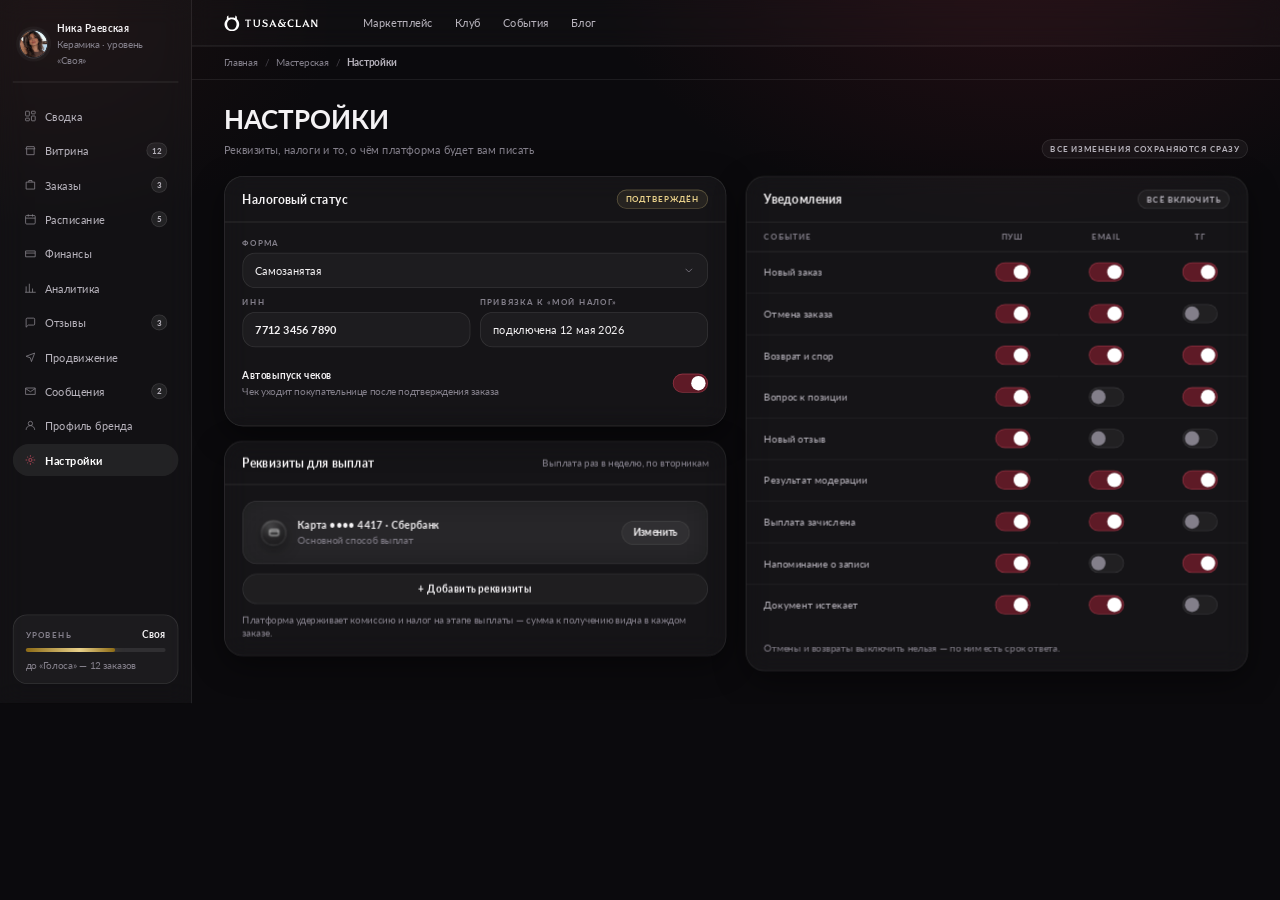
<file: nastroyki.html>
<!DOCTYPE html>
<html lang="ru">
<head>
<meta charset="utf-8">
<title>Настройки · Кабинет селлера · Made by THOUSUKA</title>
<link rel="stylesheet" href="assets/colors_and_type.css">
<style>
@font-face{font-family:'Lato';src:url('assets/fonts/Lato-Light.ttf') format('truetype');font-weight:300;font-display:swap}
@font-face{font-family:'Lato';src:url('assets/fonts/Lato-Regular.ttf') format('truetype');font-weight:400;font-display:swap}
@font-face{font-family:'Lato';src:url('assets/fonts/Lato-Italic.ttf') format('truetype');font-weight:400;font-style:italic;font-display:swap}
@font-face{font-family:'Lato';src:url('assets/fonts/Lato-Bold.ttf') format('truetype');font-weight:700;font-display:swap}
:root{--bg:#0B0A0D;--glass:rgba(255,255,255,0.045);--glass-2:rgba(255,255,255,0.07);--glass-border:rgba(255,255,255,0.10);--glass-border-strong:rgba(255,255,255,0.18);--text-1:#F4F2F4;--text-2:#B7B3BC;--text-3:#837F8A;--crimson:#9D2235;--crimson-soft:#C04B5C;--crimson-tint:rgba(157,34,53,0.16);--cta:#941E1D;--cta-hover:#B0292A;--beige:#C9A88F;--gold:#E8D08A;--green:#3FB984;--font-ui:'Lato','Helvetica Neue',sans-serif;--r-card:24px;--r-btn:9999px;--shadow-card:0 12px 40px rgba(0,0,0,0.45);--ease:cubic-bezier(0.25,0.46,0.45,0.94);--t:200ms}
*{box-sizing:border-box}
body{margin:0;background:#08070a;font-family:var(--font-ui);color:var(--text-1);-webkit-font-smoothing:antialiased}
a{color:inherit;text-decoration:none}a:hover{color:var(--crimson-soft)}
button{font-family:inherit;cursor:pointer}
:focus-visible{outline:2px solid var(--crimson-soft);outline-offset:2px;border-radius:6px}
.desk{padding:56px 48px 80px;display:flex;flex-direction:column;gap:44px;align-items:flex-start;min-width:max-content}
.deskhead{width:1600px;display:flex;align-items:flex-end;justify-content:space-between;gap:32px;border-bottom:1px solid var(--glass-border);padding-bottom:22px}
.deskhead h1{margin:0;font-size:26px;line-height:32px;font-weight:700;letter-spacing:.02em;text-transform:uppercase}
.deskhead p{margin:8px 0 0;font-size:14px;line-height:20px;color:var(--text-3);max-width:680px}
.legend{display:flex;gap:20px;flex:none}
.legend div{display:flex;align-items:center;gap:8px;font-size:12px;color:var(--text-3)}
.legend i{width:8px;height:8px;border-radius:50%;display:block}
.wrap{display:flex;flex-direction:column;gap:12px}
.lbl{display:flex;align-items:baseline;gap:10px}
.lbl b{font-size:11px;font-weight:700;letter-spacing:.16em;text-transform:uppercase;color:var(--text-2)}
.lbl span{font-size:11px;color:#4a464f;letter-spacing:.04em}
.lbl a{color:var(--crimson-soft);border-bottom:1px solid rgba(192,75,92,.35)}
.lbl a:hover{color:#DFA3AC;border-color:#DFA3AC}
.frame{position:relative;width:1600px;background:var(--bg);border:1px solid rgba(255,255,255,.08);border-radius:10px;overflow:hidden}
.frame::before{content:"";position:absolute;inset:0;z-index:0;pointer-events:none;background:radial-gradient(880px 560px at 80% -8%,rgba(157,34,53,0.18),transparent 62%),radial-gradient(640px 480px at 4% 2%,rgba(124,52,40,0.11),transparent 56%)}
.app{position:relative;z-index:1;display:grid;grid-template-columns:240px 1fr;align-items:stretch}
/* sidebar */
.side{width:240px;background:rgba(255,255,255,.03);border-right:1px solid var(--glass-border);backdrop-filter:blur(16px);padding:24px 16px;display:flex;flex-direction:column;gap:22px}
.wordmark{padding:0 8px}
.wordmark b{display:block;font-weight:700;font-size:19px;letter-spacing:.16em}
.wordmark span{display:block;margin-top:3px;font-size:9px;font-weight:700;letter-spacing:.34em;text-transform:uppercase;color:var(--text-3)}
.nav{display:flex;flex-direction:column;gap:3px}
.nav a{display:flex;align-items:center;gap:10px;height:40px;padding:0 14px;border-radius:var(--r-btn);font-size:14px;font-weight:500;color:var(--text-2);transition:color var(--t) var(--ease),background var(--t) var(--ease)}
.nav a:hover{background:var(--glass);color:var(--text-1)}
.nav a.on{background:var(--glass-2);color:#fff;font-weight:700}
.nav a svg{width:16px;height:16px;flex:none;opacity:.7;fill:none;stroke:currentColor;stroke-width:1.5}
.nav a.on svg{opacity:1;color:var(--crimson-soft)}
.nav .badge{margin-left:auto;min-width:20px;height:20px;padding:0 6px;display:grid;place-items:center;border-radius:var(--r-btn);background:var(--glass-2);border:1px solid var(--glass-border);font-size:10px;font-weight:700;color:var(--text-2);font-variant-numeric:tabular-nums}
.sidefoot{margin-top:auto;display:flex;flex-direction:column;gap:12px}
.mode{display:grid;grid-template-columns:1fr 1fr;gap:4px;background:var(--glass);border:1px solid var(--glass-border);border-radius:var(--r-btn);padding:4px}
.mode button{border:0;border-radius:var(--r-btn);background:transparent;color:var(--text-3);font-size:13px;font-weight:700;height:34px;transition:color var(--t),background var(--t)}
.mode button.on{background:var(--cta);color:#fff;box-shadow:0 0 20px rgba(157,34,53,.38)}
.me{display:flex;align-items:center;gap:10px;padding:8px;border-radius:18px;transition:background var(--t) var(--ease)}
.me:hover{background:var(--glass)}
/* topbar + content */
.top{display:flex;align-items:center;gap:16px;padding:18px 40px;border-bottom:1px solid var(--glass-border);background:rgba(255,255,255,.02);backdrop-filter:blur(14px)}
.top .sp{margin-left:auto;display:flex;align-items:center;gap:12px}
.main{width:100%;margin:0 auto;padding:30px 40px 40px;display:flex;flex-direction:column;gap:22px}
.split{display:grid;grid-template-columns:minmax(0,1fr) 340px;gap:24px;align-items:start}
.split--wide{grid-template-columns:minmax(0,1fr) 380px}
.col{display:flex;flex-direction:column;gap:18px;min-width:0}
.rail{display:flex;flex-direction:column;gap:16px}
.phead{display:flex;align-items:flex-end;justify-content:space-between;gap:24px}
/* type */
.display{margin:0;font-size:32px;line-height:38px;font-weight:700;letter-spacing:.01em;text-transform:uppercase}
.h2{margin:0;font-size:20px;line-height:26px;font-weight:700}
.h3{margin:0;font-size:15px;line-height:21px;font-weight:700}
.body{font-size:14px;line-height:21px;color:var(--text-2)}
.sm{font-size:13px;line-height:18px}
.xs{font-size:12px;line-height:16px}
.eyebrow{font-size:10px;line-height:1;font-weight:700;letter-spacing:.16em;text-transform:uppercase;color:var(--text-3)}
.stat{font-weight:700;font-size:34px;line-height:40px;letter-spacing:-.02em;font-variant-numeric:tabular-nums}
.num{font-weight:700;font-variant-numeric:tabular-nums}
.t2{color:var(--text-2)}.t3{color:var(--text-3)}.gold{color:var(--gold)}.up{color:var(--green)}.crim{color:var(--crimson-soft)}
/* surfaces */
.card{background:var(--glass);border:1px solid var(--glass-border);border-radius:var(--r-card);backdrop-filter:blur(16px);box-shadow:var(--shadow-card)}
.pad{padding:20px 22px}
.card__h{display:flex;align-items:center;justify-content:space-between;gap:16px;padding:16px 22px;border-bottom:1px solid var(--glass-border)}
.stackv{display:flex;flex-direction:column;gap:12px}
.rows{display:flex;flex-direction:column}
.row{display:flex;align-items:center;justify-content:space-between;gap:14px;padding:13px 22px;border-bottom:1px solid var(--glass-border)}
.row:last-child{border-bottom:0}
.urgent{box-shadow:inset 2px 0 0 var(--crimson-soft),var(--shadow-card);background:rgba(157,34,53,.08);border-color:rgba(192,75,92,.24)}
.orb{position:relative;display:grid;place-items:center;border-radius:50%;background:radial-gradient(120% 120% at 30% 22%,rgba(255,255,255,0.16),rgba(255,255,255,0.03) 42%,rgba(255,255,255,0.012) 70%),rgba(255,255,255,0.03);border:1px solid rgba(255,255,255,0.10);box-shadow:inset 0 1px 1px rgba(255,255,255,0.22),inset 0 -8px 18px rgba(0,0,0,0.45),0 6px 18px rgba(0,0,0,0.40);backdrop-filter:blur(14px);color:#fff;flex:none;width:38px;height:38px}
.orb svg{width:18px;height:18px;fill:none;stroke:currentColor;stroke-width:1.5}
.orb--sm{width:32px;height:32px}.orb--sm svg{width:15px;height:15px}
.orb--crimson{background:radial-gradient(120% 120% at 30% 22%,rgba(192,75,92,.40),rgba(157,34,53,.22) 45%,rgba(157,34,53,.10) 70%);border-color:rgba(192,75,92,.34);color:#F0C3C9}
.orb--gold{background:radial-gradient(120% 120% at 30% 22%,rgba(232,208,138,.34),rgba(201,168,76,.14) 45%,rgba(201,168,76,.06) 70%);border-color:rgba(232,208,138,.30);color:var(--gold)}
.av{width:36px;height:36px;border-radius:50%;flex:none;background:var(--glass-2);border:1px solid var(--glass-border-strong);box-shadow:0 0 0 4px rgba(255,255,255,.03);display:grid;place-items:center;font-weight:700;font-size:14px;color:var(--text-2)}
.av--sm{width:26px;height:26px;font-size:11px;box-shadow:none}
.thumb{width:46px;height:46px;border-radius:14px;flex:none;background:linear-gradient(150deg,rgba(201,168,143,.20),rgba(255,255,255,.03));border:1px solid var(--glass-border);display:grid;place-items:center;font-weight:700;font-size:15px;color:rgba(201,168,143,.78)}
.prod{display:flex;align-items:center;gap:14px;min-width:0}
/* controls */
.btn{display:inline-flex;align-items:center;justify-content:center;gap:8px;height:38px;padding:0 18px;border-radius:var(--r-btn);border:1px solid var(--glass-border);background:var(--glass);color:var(--text-1);font-size:13px;font-weight:700;white-space:nowrap;transition:background var(--t) var(--ease),border-color var(--t) var(--ease),box-shadow var(--t) var(--ease)}
.btn:hover{background:var(--glass-2);border-color:var(--glass-border-strong)}
.btn--cta{background:var(--cta);border-color:var(--cta);color:#fff}
.btn--cta:hover{background:var(--cta-hover);border-color:var(--cta-hover);box-shadow:0 0 26px rgba(157,34,53,.48)}
.btn--gold{border-color:rgba(232,208,138,.38);color:var(--gold);background:rgba(232,208,138,.07)}
.btn--gold:hover{background:rgba(232,208,138,.13);border-color:rgba(232,208,138,.6);box-shadow:0 0 22px rgba(232,208,138,.22)}
.btn--danger{border-color:rgba(192,75,92,.4);color:#DFA3AC;background:rgba(157,34,53,.10)}
.btn--sm{height:30px;padding:0 14px;font-size:12px}
.btn--w{width:100%}
.seg{display:flex;gap:3px;background:var(--glass);border:1px solid var(--glass-border);border-radius:var(--r-btn);padding:4px}
.seg button{border:0;background:transparent;border-radius:var(--r-btn);height:30px;padding:0 15px;font-size:13px;font-weight:700;color:var(--text-3);transition:color var(--t),background var(--t)}
.seg button:hover{color:var(--text-2)}
.seg button.on{background:var(--glass-2);color:#fff}
.chips{display:flex;gap:7px;flex-wrap:wrap;align-items:center}
.chip{display:inline-flex;align-items:center;height:28px;padding:0 13px;border-radius:var(--r-btn);font-size:12px;font-weight:700;letter-spacing:.03em;background:var(--glass);border:1px solid var(--glass-border);color:var(--text-2);white-space:nowrap;transition:border-color var(--t),color var(--t),background var(--t)}
.chip:hover{border-color:var(--glass-border-strong);color:var(--text-1)}
.chip.on{background:var(--glass-2);border-color:var(--glass-border-strong);color:#fff}
.chip--crimson{background:var(--crimson-tint);border-color:rgba(192,75,92,.30);color:#DFA3AC}
.chip--gold{background:rgba(232,208,138,.08);border-color:rgba(232,208,138,.28);color:var(--gold)}
.chip--sm{height:24px;padding:0 10px;font-size:10px;letter-spacing:.1em;text-transform:uppercase}
.field{display:flex;flex-direction:column;gap:8px}
.input{height:44px;border-radius:16px;background:rgba(255,255,255,.035);border:1px solid var(--glass-border);display:flex;align-items:center;gap:10px;padding:0 15px;font-size:14px;color:var(--text-1);transition:border-color var(--t)}
.input:hover{border-color:var(--glass-border-strong)}
.input--ph{color:var(--text-3)}
.input--area{height:auto;min-height:92px;padding:14px 15px;align-items:flex-start;line-height:21px}
.input svg{width:16px;height:16px;fill:none;stroke:currentColor;stroke-width:1.5;color:var(--text-3);flex:none}
.icn{width:18px;height:18px;fill:none;stroke:currentColor;stroke-width:1.5;color:var(--text-2);flex:none}
.bar{height:5px;border-radius:var(--r-btn);background:rgba(255,255,255,.09);overflow:hidden}
.bar i{display:block;height:100%;border-radius:var(--r-btn);background:rgba(255,255,255,.55)}
.bar--gold i{background:linear-gradient(90deg,#8B6914,#E8D08A 60%,#8B6914);box-shadow:0 0 14px rgba(232,208,138,.3)}
.toggle{width:44px;height:24px;border-radius:var(--r-btn);border:1px solid var(--glass-border);background:rgba(255,255,255,.05);position:relative;flex:none;transition:background var(--t),border-color var(--t)}
.toggle i{position:absolute;top:2px;left:2px;width:18px;height:18px;border-radius:50%;background:var(--text-3);transition:transform var(--t) var(--ease),background var(--t)}
.toggle.on{background:rgba(157,34,53,.55);border-color:rgba(192,75,92,.5)}
.toggle.on i{transform:translateX(20px);background:#fff}
/* tables */
.tbl{width:100%;border-collapse:collapse}
.tbl th{text-align:left;padding:0 22px;height:38px;background:rgba(255,255,255,.03);font-size:10px;font-weight:700;letter-spacing:.16em;text-transform:uppercase;color:var(--text-3);border-bottom:1px solid var(--glass-border);white-space:nowrap}
.tbl td{padding:0 22px;height:64px;border-bottom:1px solid var(--glass-border);font-size:14px;vertical-align:middle}
.tbl tr:last-child td{border-bottom:0}
.tbl tbody tr{transition:background var(--t) var(--ease)}
.tbl tbody tr:hover{background:rgba(255,255,255,.03)}
.tbl .r{text-align:right;font-variant-numeric:tabular-nums;font-weight:700;white-space:nowrap}
.tbl tr.hot td{background:rgba(157,34,53,.07)}
.tbl tr.hot td:first-child{box-shadow:inset 2px 0 0 var(--crimson-soft)}
/* pieces */
.tiles{display:grid;grid-template-columns:repeat(4,1fr);gap:12px}
.tile{background:var(--glass);border:1px solid var(--glass-border);border-radius:20px;backdrop-filter:blur(16px);box-shadow:var(--shadow-card);padding:18px;display:flex;flex-direction:column;gap:10px;min-height:132px;transition:border-color var(--t) var(--ease),transform var(--t) var(--ease)}
.tile:hover{transform:translateY(-4px);border-color:var(--glass-border-strong)}
.tile .stat{margin-top:auto}
.tile--gold{border-color:rgba(232,208,138,.22)}
.tile--gold .stat{color:var(--gold)}
.tile--gold:hover{border-color:rgba(232,208,138,.45);box-shadow:var(--shadow-card),0 0 24px rgba(201,168,76,.16)}
.money{border-color:rgba(232,208,138,.24);background:linear-gradient(150deg,rgba(232,208,138,.10),rgba(255,255,255,.03) 60%);position:relative;overflow:hidden}
.money::after{content:"";position:absolute;right:-70px;top:-90px;width:260px;height:260px;border-radius:50%;background:radial-gradient(circle,rgba(232,208,138,.15),transparent 68%);pointer-events:none}
.chart{height:190px;display:flex;align-items:flex-end;gap:6px}
.chart i{flex:1;display:block;border-radius:3px 3px 0 0;background:linear-gradient(180deg,rgba(255,255,255,.22),rgba(255,255,255,.05))}
.chart i.hi{background:linear-gradient(180deg,rgba(192,75,92,.85),rgba(157,34,53,.18));box-shadow:0 0 18px rgba(157,34,53,.35)}
.xaxis{display:flex;justify-content:space-between;margin-top:12px}
.funnel{display:flex;flex-direction:column;gap:14px}
.funnel>div>div{display:flex;align-items:baseline;justify-content:space-between;margin-bottom:7px}
.fbar{height:30px;border-radius:6px;background:linear-gradient(90deg,rgba(255,255,255,.20),rgba(255,255,255,.06))}
.fbar--hi{background:linear-gradient(90deg,rgba(192,75,92,.9),rgba(157,34,53,.35));box-shadow:0 0 22px rgba(157,34,53,.32)}
.steps{display:grid;grid-template-columns:repeat(5,1fr);border:1px solid var(--glass-border);border-radius:20px;overflow:hidden;background:var(--glass)}
.steps>div{padding:14px 18px;border-right:1px solid var(--glass-border)}
.steps>div:last-child{border-right:0}
.steps>div.done{background:rgba(255,255,255,.04)}
.steps>div.now{background:rgba(157,34,53,.16);box-shadow:inset 0 -2px 0 var(--crimson-soft)}
.steps .sm{margin-top:5px;font-weight:700}
.tl{display:flex;flex-direction:column}
.tl div{display:flex;gap:12px;align-items:flex-start;padding-bottom:16px;position:relative}
.tl div:last-child{padding-bottom:0}
.tl div::before{content:"";position:absolute;left:6.5px;top:16px;bottom:0;width:1px;background:var(--glass-border)}
.tl div:last-child::before{display:none}
.tl b{width:14px;height:14px;border-radius:50%;flex:none;margin-top:2px;border:1px solid var(--glass-border-strong);background:rgba(255,255,255,.06);position:relative;z-index:1}
.tl div.done b{background:rgba(255,255,255,.55);border-color:transparent}
.tl div.now b{background:var(--crimson);border-color:var(--crimson-soft);box-shadow:0 0 0 4px rgba(157,34,53,.22)}
.tl p{margin:0;font-size:13px;line-height:18px;font-weight:700}
.tl p span{display:block;font-size:12px;line-height:16px;font-weight:400;color:var(--text-3);margin-top:2px}
.photo{aspect-ratio:1;border-radius:18px;border:1px solid var(--glass-border);background:linear-gradient(150deg,rgba(201,168,143,.22),rgba(255,255,255,.03));position:relative;overflow:hidden}
.photo--add{border-style:dashed;border-color:var(--glass-border-strong);background:rgba(255,255,255,.02);display:grid;place-items:center;color:var(--text-3);font-size:12px;font-weight:700;text-align:center;gap:6px}
.cover{height:190px;border-radius:20px;border:1px solid var(--glass-border);background:linear-gradient(140deg,rgba(157,34,53,.30),rgba(201,168,143,.18) 50%,rgba(255,255,255,.03));position:relative;overflow:hidden}
.grid2{display:grid;grid-template-columns:1fr 1fr;gap:12px}
.grid3{display:grid;grid-template-columns:repeat(3,1fr);gap:12px}
.grid4{display:grid;grid-template-columns:repeat(4,1fr);gap:12px}
/* week grid */
.cal{border:1px solid var(--glass-border);border-radius:var(--r-card);overflow:hidden;background:var(--glass);backdrop-filter:blur(16px);box-shadow:var(--shadow-card)}
.calhead{display:grid;grid-template-columns:64px repeat(7,1fr);border-bottom:1px solid var(--glass-border);background:rgba(255,255,255,.03)}
.calhead>div{padding:12px 10px;text-align:center;border-left:1px solid var(--glass-border)}
.calhead>div:first-child{border-left:0}
.calhead b{display:block;font-size:16px;font-weight:700;margin-top:3px;font-variant-numeric:tabular-nums}
.calhead .today b{color:var(--crimson-soft)}
.calbody{display:grid;grid-template-columns:64px repeat(7,1fr);height:460px}
.calbody>div{border-left:1px solid var(--glass-border);padding:8px;position:relative}
.calbody>div:first-child{border-left:0;display:flex;flex-direction:column;justify-content:space-between;padding:6px 8px 26px;align-items:flex-end}
.calbody .off{background:repeating-linear-gradient(135deg,rgba(255,255,255,.03) 0 6px,transparent 6px 12px)}
.slot{border-radius:14px;border:1px solid var(--glass-border);background:rgba(255,255,255,.05);padding:9px 10px;margin-bottom:8px}
.slot b{display:block;font-size:12px;font-weight:700}
.slot span{display:block;font-size:11px;color:var(--text-3);margin-top:3px}
.slot--free{border-style:dashed;background:transparent}
.slot--hot{border-color:rgba(192,75,92,.45);background:rgba(157,34,53,.16)}
.slot--gold{border-color:rgba(232,208,138,.32);background:rgba(232,208,138,.08)}
.pick{display:grid;grid-template-columns:repeat(4,1fr);gap:12px}
.pick>div{border:1px solid var(--glass-border);border-radius:20px;background:rgba(255,255,255,.03);padding:18px;display:flex;flex-direction:column;gap:11px;transition:border-color var(--t) var(--ease),background var(--t) var(--ease)}
.pick>div:hover{border-color:var(--glass-border-strong)}
.pick>div.on{border-color:rgba(192,75,92,.48);background:rgba(157,34,53,.13)}
.pick .pt{display:flex;align-items:center;justify-content:space-between;gap:10px}
.rad{width:18px;height:18px;border-radius:50%;flex:none;border:1px solid var(--glass-border-strong);background:rgba(255,255,255,.04);display:grid;place-items:center}
.rad.on{border-color:var(--crimson-soft);background:var(--crimson);box-shadow:0 0 0 4px rgba(157,34,53,.22)}
.rad.on::after{content:"";width:6px;height:6px;border-radius:50%;background:#fff}
.lab{font-size:11px;font-weight:700;letter-spacing:.1em;text-transform:uppercase;color:var(--text-3)}
.cnt{font-size:11px;color:var(--text-3);font-variant-numeric:tabular-nums}
.step{display:flex;align-items:center;gap:4px;border:1px solid var(--glass-border);border-radius:var(--r-btn);background:rgba(255,255,255,.035);padding:4px}
.step button{width:32px;height:32px;border:0;border-radius:50%;background:var(--glass);color:var(--text-2);font-size:16px;font-weight:700}
.step button:hover{background:var(--glass-2);color:#fff}
.step b{min-width:38px;text-align:center;font-variant-numeric:tabular-nums;font-size:15px}

/* ── страница заказов ── */
.gnav{display:flex;align-items:center;gap:32px;height:58px;padding:0 40px;border-bottom:1px solid var(--glass-border);background:rgba(255,255,255,.02);backdrop-filter:blur(14px)}
.gnav .wm{font-weight:700;font-size:15px;letter-spacing:.2em}
.gnav .lnk{display:flex;gap:28px;margin-left:20px}
.gnav .lnk a{font-size:14px;color:var(--text-2)}
.gnav .lnk a:hover{color:#fff}
.gnav .rt{margin-left:auto;display:flex;align-items:center;gap:10px}
.crumbs{display:flex;align-items:center;gap:9px;padding:13px 40px;border-bottom:1px solid var(--glass-border);font-size:12px;color:var(--text-3)}
.crumbs a:hover{color:var(--crimson-soft)}
.crumbs i{font-style:normal;color:#4a464f}
.crumbs b{font-weight:700;color:var(--text-2)}
.prof{display:flex;gap:11px;align-items:center;padding:2px 8px 18px;border-bottom:1px solid var(--glass-border)}
.lvl{border:1px solid var(--glass-border);border-radius:18px;background:var(--glass);padding:14px 15px;display:flex;flex-direction:column;gap:9px}
.alert{display:flex;align-items:center;gap:16px;padding:15px 20px;border-radius:20px;border:1px solid rgba(192,75,92,.30);background:rgba(157,34,53,.11);box-shadow:inset 3px 0 0 var(--crimson-soft)}
.alert .btn{margin-left:auto}
.fbar2{display:flex;flex-direction:column;gap:14px}
.tbl td.act{text-align:right;padding-right:20px}
.tbl .num{font-size:14px}
.track{display:grid;grid-template-columns:repeat(8,1fr)}
.track>div{position:relative;text-align:center;padding:26px 6px 0}
.track>div::before{content:"";position:absolute;top:7px;left:0;right:0;height:1px;background:var(--glass-border)}
.track>div:first-child::before{left:50%}
.track>div:last-child::before{right:50%}
.track>div.done::before,.track>div.now::before{background:rgba(255,255,255,.34)}
.track b{position:absolute;top:0;left:50%;transform:translateX(-50%);width:14px;height:14px;border-radius:50%;background:rgba(255,255,255,.07);border:1px solid var(--glass-border-strong);z-index:1}
.track>div.done b{background:rgba(255,255,255,.62);border-color:transparent}
.track>div.now b{background:var(--crimson);border-color:var(--crimson-soft);box-shadow:0 0 0 5px rgba(157,34,53,.22)}
.track p{margin:0;font-size:12px;line-height:16px;font-weight:700;color:var(--text-3)}
.track>div.done p,.track>div.now p{color:var(--text-1)}
.track>div.now p{color:#DFA3AC}
.track span{display:block;font-size:11px;line-height:15px;color:#5f5b66;margin-top:4px;font-variant-numeric:tabular-nums}
.kv{display:flex;flex-direction:column}
.kv>div{display:flex;align-items:baseline;justify-content:space-between;gap:18px;padding:12px 0;border-bottom:1px solid rgba(255,255,255,.06)}
.kv>div:last-child{border-bottom:0}
.kv .k{font-size:13px;line-height:18px;color:var(--text-2)}
.kv .v{font-size:14px;font-weight:700;font-variant-numeric:tabular-nums;white-space:nowrap}
.kv .v--neg{color:var(--text-2)}
.kv--pay{border-top:1px solid var(--glass-border);margin-top:2px;padding-top:4px}
.hist{display:flex;flex-direction:column;gap:13px}
.hist>div{display:grid;grid-template-columns:78px 1fr;gap:12px;align-items:baseline}
.hist time{font-size:11px;color:var(--text-3);font-variant-numeric:tabular-nums}
.hist p{margin:0;font-size:13px;line-height:18px}
.act{display:flex;align-items:center;gap:12px}
.act .off{margin-left:auto;font-size:13px;font-weight:700;color:#514d58;cursor:not-allowed}
.quote{margin:0;font-size:13px;line-height:20px;color:var(--text-2);font-style:italic}
.scrim{position:absolute;inset:0;z-index:6;background:rgba(8,7,10,.74);backdrop-filter:blur(4px);display:grid;place-items:center;padding:48px}
.modal{width:560px;border-radius:32px;border:1px solid var(--glass-border-strong);background:#141117;box-shadow:0 40px 100px rgba(0,0,0,.72),0 0 0 1px rgba(255,255,255,.04)}
.modal__h{display:flex;align-items:flex-start;gap:14px;padding:24px 26px 18px;border-bottom:1px solid var(--glass-border)}
.modal__b{padding:20px 26px 6px;display:flex;flex-direction:column;gap:16px}
.modal__f{display:flex;align-items:center;gap:12px;padding:18px 26px 22px}
.opts{display:flex;flex-direction:column;gap:8px}
.opt{display:flex;align-items:flex-start;gap:12px;padding:13px 15px;border:1px solid var(--glass-border);border-radius:18px;background:rgba(255,255,255,.025);transition:border-color var(--t) var(--ease),background var(--t) var(--ease)}
.opt:hover{border-color:var(--glass-border-strong)}
.opt.on{border-color:rgba(192,75,92,.48);background:rgba(157,34,53,.12)}
.opt .rad{margin-top:1px}
.opt p{margin:0;font-size:13px;line-height:18px;font-weight:700}
.opt p span{display:block;font-weight:400;color:var(--text-3);margin-top:3px}
.warn{display:flex;gap:12px;padding:14px 16px;border-radius:18px;border:1px solid rgba(192,75,92,.28);background:rgba(157,34,53,.10)}
.cb{width:20px;height:20px;border-radius:6px;flex:none;border:1px solid var(--glass-border-strong);background:rgba(255,255,255,.04);display:grid;place-items:center;margin-top:1px}
.cb.on{background:var(--cta);border-color:var(--cta)}
.cb.on svg{width:12px;height:12px;fill:none;stroke:#fff;stroke-width:2.4}
.dim{opacity:1}
.track>div.dim b{opacity:.4}
.track>div.dim::before{opacity:.5}
.cancel-hd{text-decoration:line-through;text-decoration-color:rgba(192,75,92,.7);text-decoration-thickness:2px}
.app{grid-template-columns:240px minmax(0,1fr)}
.tbl th,.tbl td{padding:0 14px}
.tbl th:first-child,.tbl td:first-child{padding-left:20px}
.tbl th:last-child,.tbl td:last-child{padding-right:20px}
.tbl th{white-space:normal;line-height:13px}
.tbl td.act{padding-right:18px}

/* ── листы прототипов ── */
.app--plain{display:block}
.tabs{display:flex;gap:34px;border-bottom:1px solid var(--glass-border)}
.tabs a{padding:0 2px 14px;font-size:14px;font-weight:700;color:var(--text-3);position:relative}
.tabs a:hover{color:var(--text-2)}
.tabs a.on{color:#fff}
.tabs a.on::after{content:"";position:absolute;left:0;right:0;bottom:-1px;height:2px;border-radius:2px;background:var(--crimson-soft);box-shadow:0 0 14px rgba(192,75,92,.5)}
.tabs a em{font-style:normal;font-weight:400;color:var(--text-3);margin-left:7px;font-variant-numeric:tabular-nums}
.dist{display:grid;grid-template-columns:auto minmax(150px,1fr) auto;gap:7px 12px;align-items:center}
.dist span{font-size:12px;color:var(--text-3);font-variant-numeric:tabular-nums;white-space:nowrap}
.dist b{font-size:12px;font-weight:700;font-variant-numeric:tabular-nums;text-align:right;min-width:22px}
.dist .bar{height:6px}
.dist .bar i{background:linear-gradient(90deg,rgba(192,75,92,.85),rgba(157,34,53,.4))}
.mini{display:flex;flex-direction:column;gap:6px}
.mini .stat{font-size:26px;line-height:32px}
.rev{display:grid;grid-template-columns:minmax(0,1fr) 300px;gap:24px;padding:20px 22px}
.rev+.rev{border-top:1px solid var(--glass-border)}
.revh{display:flex;align-items:center;gap:12px;flex-wrap:wrap}
.stars{font-size:12px;font-weight:700;letter-spacing:.06em;color:var(--gold);white-space:nowrap}
.stars--low{color:#DFA3AC}
.qr{display:flex;flex-direction:column;gap:8px}
.msg{display:grid;grid-template-columns:360px minmax(0,1fr);gap:22px;align-items:start}
.dlg{display:flex;flex-direction:column}
.dlg>a{display:grid;grid-template-columns:auto minmax(0,1fr) auto;gap:12px;align-items:center;padding:14px 18px;border-bottom:1px solid var(--glass-border);transition:background var(--t) var(--ease)}
.dlg>a:last-child{border-bottom:0}
.dlg>a:hover{background:rgba(255,255,255,.03)}
.dlg>a.on{background:rgba(157,34,53,.13);box-shadow:inset 2px 0 0 var(--crimson-soft)}
.dlg .tx{min-width:0}
.dlg .tx b{display:block;font-size:13px;font-weight:700}
.dlg .tx span{display:block;font-size:12px;color:var(--text-3);margin-top:3px;overflow:hidden;text-overflow:ellipsis;white-space:nowrap}
.dlg .rt{text-align:right;display:flex;flex-direction:column;align-items:flex-end;gap:6px}
.dlg .rt time{font-size:11px;color:var(--text-3)}
.pin{font-size:9px;font-weight:700;letter-spacing:.12em;text-transform:uppercase;color:var(--gold)}
.unread{min-width:20px;height:20px;padding:0 6px;display:grid;place-items:center;border-radius:var(--r-btn);background:var(--cta);color:#fff;font-size:10px;font-weight:700}
.chat{display:flex;flex-direction:column;gap:14px;padding:20px 22px;min-height:460px}
.bub{max-width:74%;padding:12px 15px;border-radius:20px;font-size:13px;line-height:19px}
.bub time{display:block;font-size:10px;color:var(--text-3);margin-top:6px;font-variant-numeric:tabular-nums}
.bub--in{align-self:flex-start;background:var(--glass);border:1px solid var(--glass-border);border-bottom-left-radius:7px}
.bub--out{align-self:flex-end;background:rgba(157,34,53,.20);border:1px solid rgba(192,75,92,.30);border-bottom-right-radius:7px}
.ordpill{display:flex;align-items:center;gap:14px;padding:12px 16px;border-radius:20px;border:1px solid var(--glass-border);background:rgba(255,255,255,.04)}
.ordpill .btn{margin-left:auto}
.notice{padding:11px 16px;border-radius:16px;border:1px dashed var(--glass-border-strong);background:rgba(255,255,255,.02);font-size:12px;color:var(--text-3);text-align:center}
.ntf{width:100%;border-collapse:collapse}
.ntf th{padding:0 14px;height:36px;font-size:10px;font-weight:700;letter-spacing:.14em;text-transform:uppercase;color:var(--text-3);border-bottom:1px solid var(--glass-border);text-align:center;white-space:nowrap}
.ntf th:first-child{text-align:left;padding-left:22px}
.ntf td{padding:0 14px;height:52px;border-bottom:1px solid rgba(255,255,255,.06);font-size:13px;text-align:center}
.ntf td:first-child{text-align:left;padding-left:22px;color:var(--text-2)}
.ntf tr:last-child td{border-bottom:0}
.ntf .toggle{margin:0 auto}
.ed{display:grid;grid-template-columns:250px minmax(0,1fr) 380px;gap:22px;align-items:start}
.stepnav{display:flex;flex-direction:column;padding:8px}
.stepnav a{display:flex;align-items:center;gap:11px;height:42px;padding:0 14px;border-radius:14px;font-size:13px;font-weight:500;color:var(--text-2);transition:background var(--t),color var(--t)}
.stepnav a:hover{background:var(--glass);color:var(--text-1)}
.stepnav a.on{background:var(--glass-2);color:#fff;font-weight:700}
.stepnav a i{width:8px;height:8px;border-radius:50%;flex:none;background:rgba(255,255,255,.55)}
.stepnav a.on i{background:var(--crimson);box-shadow:0 0 0 4px rgba(157,34,53,.22)}
.stepnav a.todo{color:var(--text-3)}
.stepnav a.todo i{background:rgba(255,255,255,.16)}
.drop{padding:30px;border-radius:20px;border:1px dashed var(--glass-border-strong);background:rgba(255,255,255,.02);text-align:center;display:flex;flex-direction:column;gap:6px}
.doc{display:grid;grid-template-columns:auto minmax(0,1fr) auto;gap:16px;align-items:start;padding:18px 20px}
.docic{width:46px;height:58px;border-radius:8px;flex:none;background:linear-gradient(160deg,rgba(232,208,138,.22),rgba(255,255,255,.03));border:1px solid rgba(232,208,138,.26);display:grid;place-items:center;color:var(--gold);font-size:10px;font-weight:700;letter-spacing:.08em}
.req{display:flex;flex-direction:column;gap:12px}
.req>div{display:flex;align-items:flex-start;gap:11px;font-size:13px;line-height:18px}
.req .off{color:var(--text-3)}
.pv{border-radius:20px;border:1px solid var(--glass-border);background:rgba(255,255,255,.04);overflow:hidden}
.pv .ph{aspect-ratio:1;background:linear-gradient(150deg,rgba(201,168,143,.24),rgba(157,34,53,.14) 60%,rgba(255,255,255,.03))}
.pvb{padding:15px 16px;display:flex;flex-direction:column;gap:8px}
.centered{max-width:820px;margin:0 auto;padding:44px 40px 70px;display:flex;flex-direction:column;gap:26px}
.stepper{display:grid;grid-template-columns:repeat(5,1fr);align-items:start}
.stepper>div{position:relative;text-align:center;padding-top:44px}
.stepper>div::before{content:"";position:absolute;top:17px;left:0;right:0;height:1px;background:var(--glass-border)}
.stepper>div:first-child::before{left:50%}
.stepper>div:last-child::before{right:50%}
.stepper>div.done::before{background:rgba(255,255,255,.4)}
.stepper b{position:absolute;top:0;left:50%;transform:translateX(-50%);width:34px;height:34px;border-radius:50%;display:grid;place-items:center;font-size:13px;font-weight:700;background:rgba(255,255,255,.05);border:1px solid var(--glass-border-strong);color:var(--text-3);z-index:1}
.stepper>div.done b{background:rgba(255,255,255,.62);border-color:transparent;color:#141117}
.stepper>div.now b{background:var(--cta);border-color:var(--cta-hover);color:#fff;box-shadow:0 0 0 6px rgba(157,34,53,.20)}
.stepper p{margin:0;font-size:12px;line-height:16px;color:var(--text-3)}
.stepper>div.now p{color:#fff;font-weight:700}
.stepper>div.done p{color:var(--text-2)}
.chk{display:flex;align-items:flex-start;gap:12px;padding:16px 18px;border-radius:20px;border:1px solid var(--glass-border);background:rgba(255,255,255,.03);transition:border-color var(--t),background var(--t)}
.chk:hover{border-color:var(--glass-border-strong)}
.chk.on{border-color:rgba(192,75,92,.45);background:rgba(157,34,53,.12)}
.chk p{margin:0;font-size:14px;font-weight:700;line-height:19px}
.chk p span{display:block;font-size:12px;font-weight:400;color:var(--text-3);margin-top:3px}
.states{display:grid;grid-template-columns:repeat(4,1fr);gap:18px;align-items:stretch}
.state{display:flex;flex-direction:column;gap:16px;padding:24px 22px 26px;min-height:520px}
.state .orb{width:74px;height:74px;margin:6px auto 0}
.state .orb svg{width:30px;height:30px}
.state h3{margin:0;font-size:19px;line-height:25px;font-weight:700;text-align:center}
.state .lead{font-size:13px;line-height:19px;color:var(--text-2);text-align:center}
.state ol{margin:0;padding-left:19px;display:flex;flex-direction:column;gap:7px;font-size:13px;line-height:18px;color:var(--text-2)}
.state .foot{margin-top:auto;display:flex;flex-direction:column;gap:12px}
.state--ok{border-color:rgba(232,208,138,.26);background:linear-gradient(170deg,rgba(232,208,138,.10),rgba(255,255,255,.03) 55%)}
.note{padding:14px 16px;border-radius:16px;background:rgba(255,255,255,.035);border:1px solid var(--glass-border);box-shadow:inset 3px 0 0 var(--crimson-soft);font-size:13px;line-height:19px;color:var(--text-2)}
.note--gold{box-shadow:inset 3px 0 0 var(--gold)}
</style>
<link rel="stylesheet" href="demo.css">
<style>.av--img{overflow:hidden;padding:0;background:#0F0D12}.av--img img{width:100%;height:100%;object-fit:cover;display:block;border-radius:50%}</style>
<style>.dm-logo{height:20px;width:auto;display:block}.dm-sub{font-size:9px;font-weight:700;letter-spacing:.2em;text-transform:uppercase;color:#837F8A;white-space:nowrap}.side-logo{height:22px;width:auto;display:block}.gnav-logo{height:20px;width:auto;display:block;flex:none}</style>
</head>
<body class="dm">
<div class="dm-bar">
  <a class="dm-home" href="index.html"><img src="logo.svg" alt="THOUSUKA" class="dm-logo" /><span class="dm-sub">Кабинет селлера · демо</span></a>
  <div class="dm-now"><b>Настройки</b><span>реквизиты, налоги, уведомления</span></div>
  <div class="dm-nav">
    <a class="dm-btn" href="profil.html" title="Предыдущий экран">←</a>
    <select class="dm-sel" onchange="location.href=this.value"><option value="svodka.html">Сводка</option><option value="vitrina.html">Витрина</option><option value="novaya-poziciya.html">Новая позиция · доставка</option><option value="zakazy.html">Заказы</option><option value="zakaz-1043.html">Заказ №1043</option><option value="raspisanie.html">Расписание</option><option value="finansy.html">Финансы</option><option value="analitika.html">Аналитика</option><option value="otzyvy.html">Отзывы</option><option value="prodvizhenie.html">Продвижение</option><option value="soobscheniya.html">Сообщения</option><option value="profil.html">Профиль бренда</option><option value="nastroyki.html" selected>Настройки</option></select>
    <a class="dm-btn" href="svodka.html" title="Следующий экран">→</a>
  </div>
</div>
<div class="dm-stage"><div class="frame" style="width:1600px"><div class="app"><aside class="side">
    <a href="#" class="prof"><span class="av av--img"><img src="img/avatar.png" alt="" /></span><span><span class="sm" style="font-weight:700;display:block">Ника Раевская</span><span class="xs t3">Керамика · уровень «Своя»</span></span></a>
    <nav class="nav"><a href="svodka.html"><svg viewBox="0 0 24 24"><rect x="3" y="3" width="7" height="9" rx="1"></rect><rect x="14" y="3" width="7" height="5" rx="1"></rect><rect x="14" y="12" width="7" height="9" rx="1"></rect><rect x="3" y="16" width="7" height="5" rx="1"></rect></svg>Сводка</a><a href="vitrina.html"><svg viewBox="0 0 24 24"><path d="M3 9h18M4 9l1-4h14l1 4M5 9v11h14V9"></path></svg>Витрина<span class="badge">12</span></a><a href="zakazy.html"><svg viewBox="0 0 24 24"><path d="M4 7h16v13H4zM9 7V4h6v3"></path></svg>Заказы<span class="badge">3</span></a><a href="raspisanie.html"><svg viewBox="0 0 24 24"><rect x="3" y="5" width="18" height="16" rx="2"></rect><path d="M3 10h18M8 3v4M16 3v4"></path></svg>Расписание<span class="badge">5</span></a><a href="finansy.html"><svg viewBox="0 0 24 24"><path d="M3 7h18v11H3zM3 11h18"></path></svg>Финансы</a><a href="analitika.html"><svg viewBox="0 0 24 24"><path d="M4 20V9M10 20V4M16 20v-7M22 20H2"></path></svg>Аналитика</a><a href="otzyvy.html"><svg viewBox="0 0 24 24"><path d="M20 15a2 2 0 0 1-2 2H8l-4 4V6a2 2 0 0 1 2-2h12a2 2 0 0 1 2 2z"></path></svg>Отзывы<span class="badge">3</span></a><a href="prodvizhenie.html"><svg viewBox="0 0 24 24"><path d="M4 11l16-6-6 16-2-7z"></path></svg>Продвижение</a><a href="soobscheniya.html"><svg viewBox="0 0 24 24"><path d="M3 6h18v12H3z"></path><path d="M3 7l9 6 9-6"></path></svg>Сообщения<span class="badge">2</span></a><a href="profil.html"><svg viewBox="0 0 24 24"><path d="M4 20a8 8 0 0 1 16 0"></path><circle cx="12" cy="8" r="4"></circle></svg>Профиль бренда</a><a href="nastroyki.html" class="on"><svg viewBox="0 0 24 24"><circle cx="12" cy="12" r="3"></circle><path d="M12 3v3M12 18v3M3 12h3M18 12h3M6 6l2 2M16 16l2 2M18 6l-2 2M8 16l-2 2"></path></svg>Настройки</a></nav>
    <div class="sidefoot">
      <div class="lvl">
        <div style="display:flex;align-items:baseline;justify-content:space-between"><span class="eyebrow">Уровень</span><span class="sm" style="font-weight:700">Своя</span></div>
        <div class="bar bar--gold"><i style="width:64%"></i></div>
        <span class="xs t3">до «Голоса» — 12 заказов</span>
      </div>
    </div>
  </aside><div><div class="gnav"><img src="logo.svg" alt="THOUSUKA" class="gnav-logo" /><div class="lnk"><a href="#">Маркетплейс</a><a href="#">Клуб</a><a href="#">События</a><a href="#">Блог</a></div></div><div class="crumbs"><a href="#">Главная</a><i>/</i><a href="#">Мастерская</a><i>/</i><b>Настройки</b></div><div class="main">
<div class="phead"><div><h2 class="display">Настройки</h2><p class="body t3" style="margin:9px 0 0">Реквизиты, налоги и то, о чём платформа будет вам писать</p></div><span class="chip chip--sm">Все изменения сохраняются сразу</span></div>
<div class="split" style="grid-template-columns:minmax(0,1fr) minmax(0,1fr)">
  <div class="col">
    <div class="card">
      <div class="card__h"><div class="h3">Налоговый статус</div><span class="chip chip--sm chip--gold">Подтверждён</span></div>
      <div class="pad stackv">
        <div class="field"><span class="eyebrow">Форма</span><div class="input" style="justify-content:space-between">Самозанятая<svg viewBox="0 0 24 24"><path d="M6 9l6 6 6-6"></path></svg></div></div>
        <div class="grid2">
          <div class="field"><span class="eyebrow">ИНН</span><div class="input num">7712 3456 7890</div></div>
          <div class="field"><span class="eyebrow">Привязка к «Мой налог»</span><div class="input t2">подключена 12 мая 2026</div></div>
        </div>
        <div class="row" style="padding:14px 0;border-bottom:0"><div><div class="sm" style="font-weight:700">Автовыпуск чеков</div><div class="xs t3" style="margin-top:4px">Чек уходит покупательнице после подтверждения заказа</div></div><div class="toggle on"><i></i></div></div>
      </div>
    </div>
    <div class="card">
      <div class="card__h"><div class="h3">Реквизиты для выплат</div><span class="xs t3">Выплата раз в неделю, по вторникам</span></div>
      <div class="pad stackv">
        <div class="card pad" style="box-shadow:none;border-radius:18px;background:rgba(255,255,255,.04);display:flex;align-items:center;gap:14px">
          <span class="orb orb--sm"><svg viewBox="0 0 24 24"><rect x="3" y="6" width="18" height="12" rx="2"></rect><path d="M3 10h18"></path></svg></span>
          <div><div class="sm" style="font-weight:700">Карта •••• 4417 · Сбербанк</div><div class="xs t3" style="margin-top:3px">Основной способ выплат</div></div>
          <a href="#" class="btn btn--sm" style="margin-left:auto">Изменить</a>
        </div>
        <a href="#" class="btn btn--w">+ Добавить реквизиты</a>
        <div class="xs t3">Платформа удерживает комиссию и налог на этапе выплаты — сумма к получению видна в каждом заказе.</div>
      </div>
    </div>
  </div>
  <div class="card">
    <div class="card__h"><div class="h3">Уведомления</div><div class="chips"><span class="chip chip--sm">Всё включить</span></div></div>
    <table class="ntf"><thead><tr><th>Событие</th><th>Пуш</th><th>Email</th><th>ТГ</th></tr></thead><tbody><tr><td>Новый заказ</td><td><div class="toggle on"><i></i></div></td><td><div class="toggle on"><i></i></div></td><td><div class="toggle on"><i></i></div></td></tr><tr><td>Отмена заказа</td><td><div class="toggle on"><i></i></div></td><td><div class="toggle on"><i></i></div></td><td><div class="toggle"><i></i></div></td></tr><tr><td>Возврат и спор</td><td><div class="toggle on"><i></i></div></td><td><div class="toggle on"><i></i></div></td><td><div class="toggle on"><i></i></div></td></tr><tr><td>Вопрос к позиции</td><td><div class="toggle on"><i></i></div></td><td><div class="toggle"><i></i></div></td><td><div class="toggle on"><i></i></div></td></tr><tr><td>Новый отзыв</td><td><div class="toggle on"><i></i></div></td><td><div class="toggle"><i></i></div></td><td><div class="toggle"><i></i></div></td></tr><tr><td>Результат модерации</td><td><div class="toggle on"><i></i></div></td><td><div class="toggle on"><i></i></div></td><td><div class="toggle on"><i></i></div></td></tr><tr><td>Выплата зачислена</td><td><div class="toggle on"><i></i></div></td><td><div class="toggle on"><i></i></div></td><td><div class="toggle"><i></i></div></td></tr><tr><td>Напоминание о записи</td><td><div class="toggle on"><i></i></div></td><td><div class="toggle"><i></i></div></td><td><div class="toggle on"><i></i></div></td></tr><tr><td>Документ истекает</td><td><div class="toggle on"><i></i></div></td><td><div class="toggle on"><i></i></div></td><td><div class="toggle"><i></i></div></td></tr></tbody></table>
    <div class="pad"><div class="xs t3">Отмены и возвраты выключить нельзя — по ним есть срок ответа.</div></div>
  </div>
</div>
</div></div></div></div></div>
<script src="demo.js"></script>
</body>
</html>
</file>
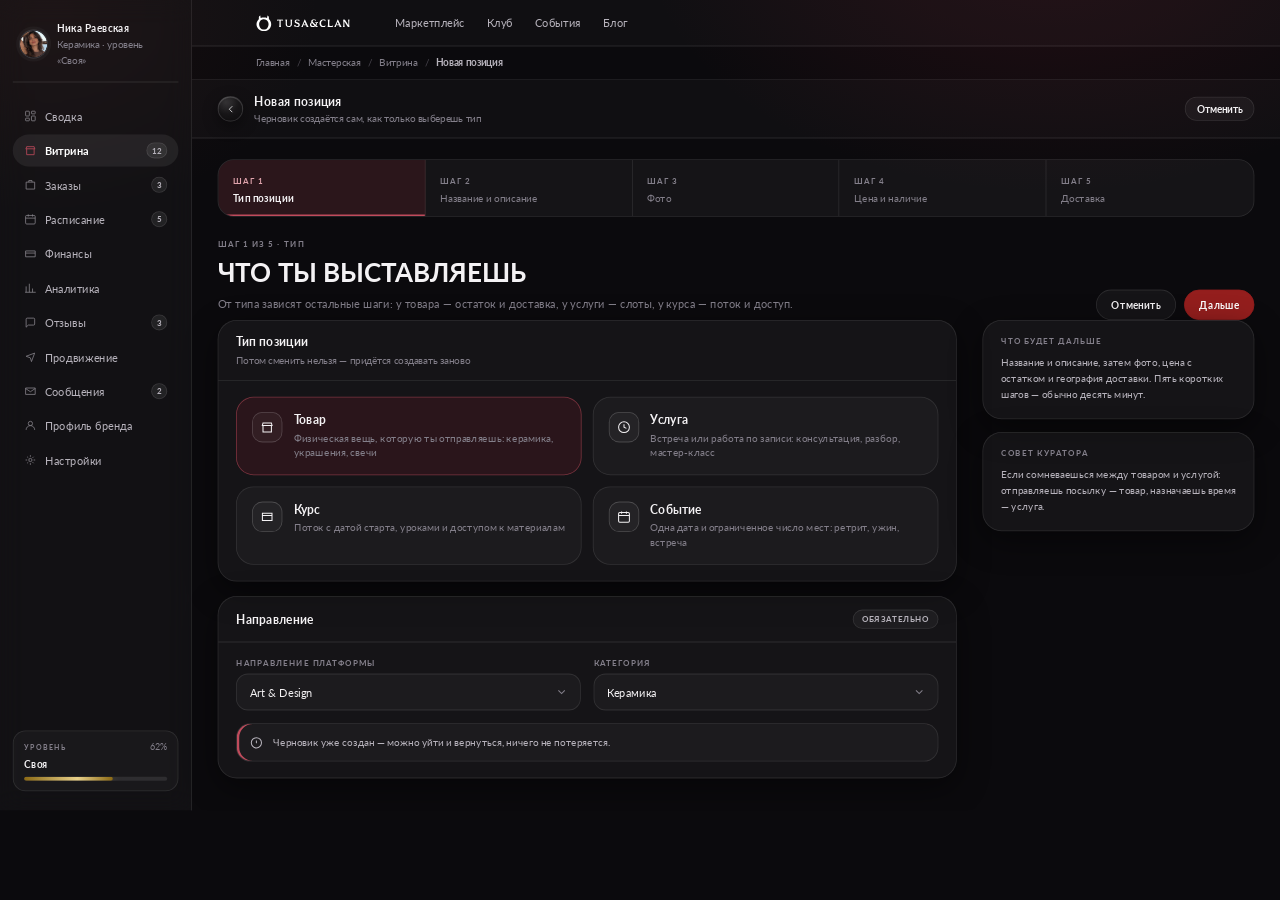
<file: novaya-poziciya.html>
<!DOCTYPE html>
<html lang="ru">
<head>
<meta charset="utf-8">
<title>Новая позиция · Кабинет селлера · Made by THOUSUKA</title>
<link rel="stylesheet" href="assets/colors_and_type.css">
<link rel="stylesheet" href="styles-board.css">
<style>
.deskhead,.frame{width:1600px}
.main{max-width:1600px;padding:36px 80px 48px}
.gnav{padding:0 80px}
.crumbs{padding:13px 80px}
.frame::before{background:radial-gradient(820px 520px at 82% -8%,rgba(157,34,53,.16),transparent 62%),radial-gradient(600px 440px at 4% 2%,rgba(124,52,40,.10),transparent 56%)}
.app--plain{display:block}
[hidden]{display:none!important}
.split--wide{grid-template-columns:minmax(0,1fr) 400px;gap:32px}
.split{gap:32px}
.card,.orb,.gnav,.crumbs,.top,.tile{backdrop-filter:none;-webkit-backdrop-filter:none}
.gnav .wm{display:flex;align-items:center;gap:10px;font-size:16px;letter-spacing:.18em}
.gnav .wm i{width:20px;height:20px;border-radius:50%;border:1.5px solid var(--text-1);display:block;position:relative}
.gnav .wm i::after{content:"";position:absolute;left:50%;top:3px;width:1.5px;height:7px;background:var(--text-1);transform:translateX(-50%)}
.brandav{width:38px;height:38px;border-radius:50%;flex:none;display:grid;place-items:center;font-weight:700;font-size:12px;letter-spacing:.06em;background:linear-gradient(150deg,rgba(201,168,143,.26),rgba(255,255,255,.03));border:1px solid var(--glass-border-strong);color:#E4CDB8}
.brandav--crim{background:linear-gradient(150deg,rgba(192,75,92,.32),rgba(255,255,255,.03));border-color:rgba(192,75,92,.34);color:#F0C3C9}
.brandav--gold{background:linear-gradient(150deg,rgba(232,208,138,.28),rgba(255,255,255,.03));border-color:rgba(232,208,138,.32);color:var(--gold)}
.pnum{font-variant-numeric:tabular-nums;letter-spacing:.04em}
/* zone badges */
.zn{display:inline-flex;align-items:center;gap:6px;height:24px;padding:0 11px;border-radius:9999px;font-size:10px;font-weight:700;letter-spacing:.1em;text-transform:uppercase;white-space:nowrap;border:1px solid var(--glass-border);color:var(--text-3);background:rgba(255,255,255,.03)}
.zn--on{color:#B9EBD3;border-color:rgba(63,185,132,.42);background:rgba(63,185,132,.12)}
.zn--off{opacity:.5;text-decoration:line-through}
.zn--bad{color:#F0C3C9;border-color:rgba(192,75,92,.5);background:rgba(157,34,53,.18);text-decoration:none;opacity:1}
.zn--rf{color:#F0C3C9;border-color:rgba(192,75,92,.45);background:var(--crimson-tint)}
.zn--cis{color:#F1E2B0;border-color:rgba(232,208,138,.40);background:rgba(232,208,138,.10)}
.zn--intl{color:#C6DCE4;border-color:rgba(198,220,228,.34);background:rgba(198,220,228,.09)}
.geo{display:flex;align-items:center;gap:7px;flex-wrap:wrap}
.geo .lb{font-size:10px;font-weight:700;letter-spacing:.14em;text-transform:uppercase;color:var(--text-3);margin-right:2px}
/* zone picker */
.zoneseg{display:grid;grid-template-columns:repeat(3,minmax(0,1fr));gap:10px}
.zoneopt{text-align:left;padding:15px 17px;border-radius:18px;border:1px solid var(--glass-border);background:rgba(255,255,255,.03);transition:border-color var(--t) var(--ease),background var(--t) var(--ease)}
.zoneopt b{display:block;font-size:14px;font-weight:700;color:var(--text-1)}
.zoneopt span{display:block;font-size:12px;line-height:16px;color:var(--text-3);margin-top:5px}
.zoneopt:hover{border-color:var(--glass-border-strong)}
.zoneopt.on{border-color:rgba(192,75,92,.55);background:var(--crimson-tint)}
/* address rows */
.arow{display:flex;align-items:flex-start;gap:13px;padding:14px 16px;border-radius:18px;border:1px solid var(--glass-border);background:rgba(255,255,255,.03);text-align:left;width:100%;transition:border-color var(--t) var(--ease),background var(--t) var(--ease)}
.arow:hover{border-color:var(--glass-border-strong)}
.arow.on{border-color:rgba(192,75,92,.55);background:var(--crimson-tint)}
.arow .tx{flex:1;min-width:0}
.arow .tx b{display:flex;align-items:center;gap:8px;flex-wrap:wrap;font-size:13.5px;line-height:20px;font-weight:600;color:var(--text-1)}
.arow .tx span{display:block;font-size:12px;line-height:17px;color:var(--text-3);margin-top:4px}
.arow .rad{margin-top:2px}
.arow .ac{display:flex;gap:6px;flex:none;align-self:center}
.addrgrid{display:grid;grid-template-columns:0.85fr 1.15fr;gap:18px;align-items:start}
/* recipient + address block */
.subhead{display:flex;align-items:baseline;gap:12px;flex-wrap:wrap}
.subhead .lab{flex:none}
.subhead .xs{color:var(--text-3)}
.subhead .btn{margin-left:auto}
.rcp{display:grid;grid-template-columns:repeat(2,minmax(0,1fr));gap:12px}
.atiles{display:grid;grid-template-columns:repeat(2,minmax(0,1fr));gap:12px}
.atile{display:flex;align-items:flex-start;gap:12px;padding:15px 16px;border-radius:20px;border:1px solid var(--glass-border);background:rgba(255,255,255,.03);text-align:left;transition:border-color var(--t) var(--ease),background var(--t) var(--ease)}
.atile:hover{border-color:var(--glass-border-strong)}
.atile.on{border-color:rgba(192,75,92,.55);background:var(--crimson-tint)}
.atile .rad{margin-top:2px}
.atile .tx{flex:1;min-width:0}
.atile .ttl{font-size:13.5px;line-height:19px;font-weight:600;color:var(--text-1)}
.atile .mt{font-size:12px;line-height:17px;color:var(--text-3);margin-top:5px}
.atile .zn{flex:none;margin-top:1px}
.atile--add{justify-content:center;align-items:center;border-style:dashed;border-color:var(--glass-border-strong);gap:8px;font-size:13px;font-weight:700;color:var(--text-2)}
.atile--add svg{width:16px;height:16px;fill:none;stroke:currentColor;stroke-width:2}
.atile--add:hover{color:#fff;border-color:rgba(192,75,92,.5)}
.hr{height:1px;background:var(--glass-border);margin:2px 0}
/* seller cabinet shell */
.app:not(.app--plain){display:grid;grid-template-columns:240px minmax(0,1fr);align-items:stretch}
.app:not(.app--plain) .main{max-width:none;padding:26px 32px 40px}
.sidemark{display:flex;align-items:center;gap:9px;padding:2px 8px 0}
.sidemark i{width:19px;height:19px;border-radius:50%;border:1.5px solid var(--text-1);display:block;position:relative;flex:none}
.sidemark i::after{content:"";position:absolute;left:50%;top:2.5px;width:1.5px;height:7px;background:var(--text-1);transform:translateX(-50%)}
.sidemark b{display:block;font-weight:700;font-size:15px;letter-spacing:.13em;line-height:1}
.sidemark span{display:block;margin-top:4px;font-size:8px;font-weight:700;letter-spacing:.3em;text-transform:uppercase;color:var(--text-3)}
.lvl{border:1px solid var(--glass-border);border-radius:16px;background:rgba(255,255,255,.03);padding:12px 13px;display:flex;flex-direction:column;gap:8px}
.lvl .tp{display:flex;align-items:baseline;justify-content:space-between;gap:10px}
.lvl .tp b{font-size:9px;font-weight:700;letter-spacing:.16em;text-transform:uppercase;color:var(--text-3)}
.lvl .tp span{font-size:11px;color:var(--text-3);font-variant-numeric:tabular-nums}
.lvl .nm{font-size:13px;font-weight:700}
.top{padding:16px 32px}
.dashrow{display:flex;align-items:center;justify-content:center;gap:8px;width:100%;padding:14px;border-radius:18px;border:1px dashed var(--glass-border-strong);background:transparent;font-size:13px;font-weight:700;color:var(--text-2)}
.dashrow svg{width:15px;height:15px;fill:none;stroke:currentColor;stroke-width:2}
.dashrow:hover{color:#fff;border-color:rgba(192,75,92,.5)}
/* payment cards */
.pcards{display:flex;gap:9px;flex-wrap:nowrap;align-items:stretch}
.pcard{display:flex;align-items:center;gap:10px;padding:11px 13px;border-radius:16px;border:1px solid var(--glass-border);background:rgba(255,255,255,.03);text-align:left;flex:none}
.pcard.on{border-color:rgba(192,75,92,.55);background:var(--crimson-tint)}
.plogo{width:42px;height:28px;border-radius:7px;display:grid;place-items:center;font-size:7.5px;font-weight:700;line-height:1.15;text-align:center;flex:none;color:#0B0A0D}
.plogo--sber{background:linear-gradient(160deg,#a9e6b8,#7fd39a)}
.plogo--alfa{background:#e8323c;color:#fff}
.plogo--tbank{background:#ffdd2d}
.pcard .nm{display:block;font-size:13px;font-weight:700;line-height:1.2}
.pcard .ex{display:block;font-size:10px;color:var(--text-3);margin-top:3px}
.plogo{width:38px;height:27px}
/* notes */
.note{display:flex;gap:12px;align-items:flex-start;padding:14px 16px;border-radius:18px;border:1px solid var(--glass-border);background:rgba(255,255,255,.03);font-size:12.5px;line-height:18px;color:var(--text-2)}
.note--bad{border-color:rgba(192,75,92,.34);background:rgba(157,34,53,.11)}
.note--ok{border-color:rgba(63,185,132,.3);background:rgba(63,185,132,.08)}
.note svg{width:17px;height:17px;flex:none;fill:none;stroke:currentColor;stroke-width:1.8;margin-top:1px}
.note b{color:var(--text-1)}
/* seller cart rows */
.srow{display:grid;grid-template-columns:38px minmax(0,1fr) auto;gap:14px;align-items:start;padding:18px 22px;border-bottom:1px solid var(--glass-border)}
.srow:last-child{border-bottom:0}
.srow .hd{font-size:14px;font-weight:700;display:flex;align-items:center;gap:9px;flex-wrap:wrap}
.srow .it{font-size:12px;color:var(--text-3);margin-top:4px}
.srow .cond{font-size:12.5px;line-height:18px;color:var(--text-2);margin:10px 0 0}
.srow.off{opacity:.55}
.srow.off .hd .ttl{text-decoration:line-through}
.kv{display:flex;flex-direction:column;gap:11px}
.kv>div{display:flex;align-items:baseline;justify-content:space-between;gap:14px}
.kv .k{font-size:13px;color:var(--text-2)}
.kv .v{font-size:14px;font-weight:700;font-variant-numeric:tabular-nums;white-space:nowrap}
.kv--pay{padding-top:13px;margin-top:2px;border-top:1px solid var(--glass-border)}
.btn[disabled]{opacity:.36;box-shadow:none;pointer-events:none}
.hint{display:inline-flex;align-items:center;gap:7px;font-size:11px;color:var(--crimson-soft)}
.hint i{width:6px;height:6px;border-radius:50%;background:var(--crimson-soft);display:block}
.wstep[hidden]{display:none!important}
.steps>div{cursor:pointer;transition:background var(--t) var(--ease)}
.steps>div:hover{background:rgba(255,255,255,.06)}
.steps>div.wait .sm{color:var(--text-3);font-weight:400}
.tgrid{display:grid;grid-template-columns:repeat(2,minmax(0,1fr));gap:14px}
.topt{display:flex;gap:14px;align-items:flex-start;text-align:left;padding:18px 19px;border-radius:22px;border:1px solid var(--glass-border);background:rgba(255,255,255,.03);transition:border-color var(--t) var(--ease),background var(--t) var(--ease),transform var(--t) var(--ease)}
.topt:hover{border-color:var(--glass-border-strong);transform:translateY(-2px)}
.topt.on{border-color:rgba(192,75,92,.55);background:var(--crimson-tint)}
.topt i{width:38px;height:38px;border-radius:13px;flex:none;display:grid;place-items:center;border:1px solid var(--glass-border-strong);background:rgba(255,255,255,.04)}
.topt i svg{width:18px;height:18px;fill:none;stroke:var(--text-1);stroke-width:1.7}
.topt b{display:block;font-size:15px;font-weight:700;color:var(--text-1)}
.topt span{display:block;font-size:12.5px;line-height:18px;color:var(--text-3);margin-top:6px}
.wf{display:flex;flex-direction:column;gap:7px}
.wf>label{font-size:10px;font-weight:700;letter-spacing:.14em;text-transform:uppercase;color:var(--text-3)}
.wf input,.wf textarea,.wf select{width:100%;height:46px;padding:0 16px;border-radius:15px;border:1px solid var(--glass-border);background:rgba(255,255,255,.03);color:var(--text-1);font:inherit;font-size:14px;transition:border-color var(--t) var(--ease)}
.wf input:focus,.wf textarea:focus,.wf select:focus{border-color:rgba(192,75,92,.5);outline:none}
.wf textarea{height:120px;padding:13px 16px;line-height:20px;resize:vertical}
.wf select{appearance:none;-webkit-appearance:none;padding-right:42px;background-image:url("data:image/svg+xml;utf8,<svg xmlns='http://www.w3.org/2000/svg' viewBox='0 0 24 24' fill='none' stroke='%23837F8A' stroke-width='2'><path d='M6 9l6 6 6-6'/></svg>");background-repeat:no-repeat;background-position:right 15px center;background-size:16px}
.wf select option{background:#171419}
.wf .cnt{font-size:11.5px;color:var(--text-3)}
.media{display:grid;grid-template-columns:repeat(4,minmax(0,1fr));gap:12px}
.mi{position:relative;aspect-ratio:1;border-radius:18px;overflow:hidden;border:1px solid var(--glass-border);background:#0F0D12}
.mi img{position:absolute;inset:0;width:100%;height:100%;object-fit:cover}
.mi.cover::after{content:"Обложка";position:absolute;left:9px;bottom:9px;padding:3px 9px;border-radius:9999px;background:rgba(11,10,13,.82);border:1px solid rgba(255,255,255,.16);font-size:9px;font-weight:700;letter-spacing:.08em;text-transform:uppercase}
.mi .del{position:absolute;right:8px;top:8px;width:26px;height:26px;border-radius:50%;border:1px solid rgba(255,255,255,.2);background:rgba(11,10,13,.78);color:#fff;font-size:13px;line-height:1;display:grid;place-items:center;opacity:0;transition:opacity var(--t) var(--ease)}
.mi:hover .del{opacity:1}
.mi--add{display:grid;place-items:center;border-style:dashed;border-color:var(--glass-border-strong);color:var(--text-3);gap:6px;font-size:12px;font-weight:700}
.mi--add svg{width:20px;height:20px;fill:none;stroke:currentColor;stroke-width:2}
.mi--add:hover{color:#fff;border-color:rgba(192,75,92,.5)}
.pvcard{border-radius:20px;overflow:hidden;border:1px solid var(--glass-border);background:rgba(255,255,255,.03)}
.pvcard .im{position:relative;aspect-ratio:4/3;background:#0F0D12}
.pvcard .im img{position:absolute;inset:0;width:100%;height:100%;object-fit:cover}
.pvcard .bd{padding:15px 16px 17px;display:flex;flex-direction:column;gap:8px}
</style>
<link rel="stylesheet" href="demo.css">
<style>.av--img{overflow:hidden;padding:0;background:#0F0D12}.av--img img{width:100%;height:100%;object-fit:cover;display:block;border-radius:50%}</style>
<style>.dm-logo{height:20px;width:auto;display:block}.dm-sub{font-size:9px;font-weight:700;letter-spacing:.2em;text-transform:uppercase;color:#837F8A;white-space:nowrap}.side-logo{height:22px;width:auto;display:block}.gnav-logo{height:20px;width:auto;display:block;flex:none}</style>
<style>.prof{display:flex;gap:11px;align-items:center;padding:2px 8px 18px;border-bottom:1px solid var(--glass-border);text-decoration:none;color:inherit}.prof:hover .sm{color:var(--crimson-soft)}</style>
</head>
<body class="dm">
<div class="dm-bar">
  <a class="dm-home" href="index.html"><img src="logo.svg" alt="THOUSUKA" class="dm-logo" /><span class="dm-sub">Кабинет селлера · демо</span></a>
  <div class="dm-now"><b>Новая позиция</b><span>шаг 1 · тип и направление</span></div>
  <div class="dm-nav">
    <a class="dm-btn" href="vitrina.html" title="Предыдущий экран">←</a>
    <select class="dm-sel" onchange="location.href=this.value"><option value="svodka.html">Сводка</option><option value="vitrina.html">Витрина</option><option value="novaya-poziciya.html" selected>Новая позиция · мастер</option><option value="zakazy.html">Заказы</option><option value="zakaz-1043.html">Заказ №1043</option><option value="raspisanie.html">Расписание</option><option value="finansy.html">Финансы</option><option value="analitika.html">Аналитика</option><option value="otzyvy.html">Отзывы</option><option value="prodvizhenie.html">Продвижение</option><option value="soobscheniya.html">Сообщения</option><option value="profil.html">Профиль бренда</option><option value="nastroyki.html">Настройки</option></select>
    <a class="dm-btn" href="zakazy.html" title="Следующий экран">→</a>
  </div>
</div>
<div class="dm-stage"><div class="frame" style="width:1600px"><div class="app">
      <aside class="side">
        <a href="profil.html" class="prof"><span class="av av--img"><img src="img/avatar.png" alt="" /></span><span><span class="sm" style="font-weight:700;display:block">Ника Раевская</span><span class="xs t3">Керамика · уровень «Своя»</span></span></a>
        <nav class="nav"><a href="svodka.html"><svg viewBox="0 0 24 24"><rect x="3" y="3" width="7" height="9" rx="1"></rect><rect x="14" y="3" width="7" height="5" rx="1"></rect><rect x="14" y="12" width="7" height="9" rx="1"></rect><rect x="3" y="16" width="7" height="5" rx="1"></rect></svg>Сводка</a><a href="vitrina.html" class="on"><svg viewBox="0 0 24 24"><path d="M3 9h18M4 9l1-4h14l1 4M5 9v11h14V9"></path></svg>Витрина<span class="badge">12</span></a><a href="zakazy.html"><svg viewBox="0 0 24 24"><path d="M4 7h16v13H4zM9 7V4h6v3"></path></svg>Заказы<span class="badge">3</span></a><a href="raspisanie.html"><svg viewBox="0 0 24 24"><rect x="3" y="5" width="18" height="16" rx="2"></rect><path d="M3 10h18M8 3v4M16 3v4"></path></svg>Расписание<span class="badge">5</span></a><a href="finansy.html"><svg viewBox="0 0 24 24"><path d="M3 7h18v11H3zM3 11h18"></path></svg>Финансы</a><a href="analitika.html"><svg viewBox="0 0 24 24"><path d="M4 20V9M10 20V4M16 20v-7M22 20H2"></path></svg>Аналитика</a><a href="otzyvy.html"><svg viewBox="0 0 24 24"><path d="M20 15a2 2 0 0 1-2 2H8l-4 4V6a2 2 0 0 1 2-2h12a2 2 0 0 1 2 2z"></path></svg>Отзывы<span class="badge">3</span></a><a href="prodvizhenie.html"><svg viewBox="0 0 24 24"><path d="M4 11l16-6-6 16-2-7z"></path></svg>Продвижение</a><a href="soobscheniya.html"><svg viewBox="0 0 24 24"><path d="M3 6h18v12H3z"></path><path d="M3 7l9 6 9-6"></path></svg>Сообщения<span class="badge">2</span></a><a href="profil.html"><svg viewBox="0 0 24 24"><path d="M4 20a8 8 0 0 1 16 0"></path><circle cx="12" cy="8" r="4"></circle></svg>Профиль бренда</a><a href="nastroyki.html"><svg viewBox="0 0 24 24"><circle cx="12" cy="12" r="3"></circle><path d="M12 3v3M12 18v3M3 12h3M18 12h3M6 6l2 2M16 16l2 2M18 6l-2 2M8 16l-2 2"></path></svg>Настройки</a></nav>
        <div class="sidefoot">
          <div class="lvl"><div class="tp"><b>Уровень</b><span>62%</span></div><div class="nm">Своя</div><div class="bar bar--gold"><i style="width:62%"></i></div></div>
        </div>
      </aside>
      <div>
    <div class="gnav">
      <img src="logo.svg" alt="THOUSUKA" class="gnav-logo" />
      <div class="lnk"><a href="#">Маркетплейс</a><a href="#">Клуб</a><a href="#">События</a><a href="#">Блог</a></div>
    </div>
    <div class="crumbs"><a href="index.html">Главная</a><i>/</i><a href="svodka.html">Мастерская</a><i>/</i><a href="vitrina.html">Витрина</a><i>/</i><b>Новая позиция</b></div>
      <div class="top">
        <div style="display:flex;align-items:center;gap:14px"><a href="#" class="orb orb--sm"><svg viewBox="0 0 24 24"><path d="M15 18l-6-6 6-6"></path></svg></a><div><div class="h3">Новая позиция</div><div class="xs t3" style="margin-top:3px">Черновик создаётся сам, как только выберешь тип</div></div></div>
        <div class="sp"><a href="vitrina.html" class="btn btn--sm">Отменить</a></div>
      </div>
      <div class="main">
        <div class="steps" data-steps>
          <div data-s="1"><span class="eyebrow">Шаг 1</span><div class="sm">Тип позиции</div></div>
          <div data-s="2"><span class="eyebrow">Шаг 2</span><div class="sm">Название и описание</div></div>
          <div data-s="3"><span class="eyebrow">Шаг 3</span><div class="sm">Фото</div></div>
          <div data-s="4"><span class="eyebrow">Шаг 4</span><div class="sm">Цена и наличие</div></div>
          <div data-s="5"><span class="eyebrow">Шаг 5</span><div class="sm">Доставка</div></div>
        </div>
        <section class="wstep" data-panel="1"><div class="phead"><div><span class="eyebrow">Шаг 1 из 5 · тип</span><h2 class="display" style="margin-top:10px">Что ты выставляешь</h2><p class="body t3" style="margin:9px 0 10px;max-width:800px;width:800px">От типа зависят остальные шаги: у товара — остаток и доставка, у услуги — слоты, у курса — поток и доступ.</p></div><div style="display:flex;gap:10px"><a href="vitrina.html" class="btn">Отменить</a><button class="btn btn--cta" type="button" data-next>Дальше</button></div></div>
        <div class="split">
          <div class="col">
            <div class="card">
              <div class="card__h"><div><h3 class="h3">Тип позиции</h3><div class="xs t3" style="margin-top:5px">Потом сменить нельзя — придётся создавать заново</div></div></div>
              <div class="pad">
                <div class="tgrid" data-types>
                  <button class="topt on" type="button" data-t="tovar"><i><svg viewBox="0 0 24 24"><path d="M3 9h18M4 9l1-4h14l1 4M5 9v11h14V9"></path></svg></i><div><b>Товар</b><span>Физическая вещь, которую ты отправляешь: керамика, украшения, свечи</span></div></button>
                  <button class="topt" type="button" data-t="usluga"><i><svg viewBox="0 0 24 24"><circle cx="12" cy="12" r="9"></circle><path d="M12 7v5l4 2"></path></svg></i><div><b>Услуга</b><span>Встреча или работа по записи: консультация, разбор, мастер-класс</span></div></button>
                  <button class="topt" type="button" data-t="kurs"><i><svg viewBox="0 0 24 24"><path d="M4 6h16v12H4zM4 10h16"></path></svg></i><div><b>Курс</b><span>Поток с датой старта, уроками и доступом к материалам</span></div></button>
                  <button class="topt" type="button" data-t="sobytie"><i><svg viewBox="0 0 24 24"><rect x="3" y="5" width="18" height="16" rx="2"></rect><path d="M3 10h18M8 3v4M16 3v4"></path></svg></i><div><b>Событие</b><span>Одна дата и ограниченное число мест: ретрит, ужин, встреча</span></div></button>
                </div>
              </div>
            </div>
            <div class="card">
              <div class="card__h"><h3 class="h3">Направление</h3><span class="chip chip--sm">обязательно</span></div>
              <div class="pad stackv" style="gap:16px">
                <div class="grid2" style="gap:16px">
                  <div class="wf"><label for="w-dir">Направление платформы</label><select id="w-dir"><option>Art &amp; Design</option><option>Parfum</option><option>Sense</option><option>Spirit</option><option>TUSA Events</option></select></div>
                  <div class="wf"><label for="w-cat">Категория</label><select id="w-cat"><option>Керамика</option><option>Украшения</option><option>Свечи</option><option>Текстиль</option></select></div>
                </div>
                <div class="note"><svg viewBox="0 0 24 24"><circle cx="12" cy="12" r="9"></circle><path d="M12 8v5M12 16h.01"></path></svg><div>Черновик уже создан — можно уйти и вернуться, ничего не потеряется.</div></div>
              </div>
            </div>
          </div>
          <div class="rail">
            <div class="card pad stackv"><span class="eyebrow">Что будет дальше</span><p class="sm t2" style="margin:0;line-height:20px">Название и описание, затем фото, цена с остатком и география доставки. Пять коротких шагов — обычно десять минут.</p></div>
            <div class="card pad stackv"><span class="eyebrow">Совет куратора</span><p class="sm t2" style="margin:0;line-height:20px">Если сомневаешься между товаром и услугой: отправляешь посылку — товар, назначаешь время — услуга.</p></div>
          </div>
        </div></section>
        <section class="wstep" data-panel="2" hidden><div class="phead"><div><span class="eyebrow">Шаг 2 из 5 · текст</span><h2 class="display" style="margin-top:10px">Название и описание</h2><p class="body t3" style="margin:9px 0 0;max-width:660px">Это первое, что читает покупательница. Пиши так, как рассказала бы подруге: из чего, какого размера и почему именно так.</p></div><div style="display:flex;gap:10px"><button class="btn" type="button" data-prev>Назад</button><button class="btn btn--cta" type="button" data-next>Дальше</button></div></div>
        <div class="split">
          <div class="col">
            <div class="card">
              <div class="card__h"><h3 class="h3">Текст позиции</h3><span class="chip chip--sm" data-tlabel>Товар</span></div>
              <div class="pad stackv" style="gap:16px">
                <div class="wf"><label for="w-nm">Название</label><input id="w-nm" type="text" value="Чаша «Утро», песочная" /><span class="cnt">До 60 символов — в каталоге название обрезается</span></div>
                <div class="wf"><label for="w-ds">Описание</label><textarea id="w-ds">Ручная лепка, глазурь пищевая. Объём 350 мл, диаметр 12 см. Каждая чаша чуть отличается оттенком — это обжиг, а не брак. Можно мыть в посудомоечной машине.</textarea><span class="cnt"><span data-len>0</span> из 1200 символов</span></div>
                <div class="grid2" style="gap:16px">
                  <div class="wf"><label for="w-made">Срок изготовления</label><input id="w-made" type="text" value="2–3 дня" /></div>
                  <div class="wf"><label for="w-tags">Теги для поиска</label><input id="w-tags" type="text" value="керамика, завтрак, подарок" /></div>
                </div>
              </div>
            </div>
            <div class="card">
              <div class="card__h"><h3 class="h3">Характеристики</h3><span class="chip chip--sm">видно таблицей в карточке</span></div>
              <div class="rows">
                <div class="row" style="padding:14px 22px"><span class="sm t2">Материал</span><span class="sm" style="font-weight:700">Глина, пищевая глазурь</span></div>
                <div class="row" style="padding:14px 22px"><span class="sm t2">Объём</span><span class="sm" style="font-weight:700">350 мл</span></div>
                <div class="row" style="padding:14px 22px"><span class="sm t2">Диаметр</span><span class="sm" style="font-weight:700">12 см</span></div>
              </div>
              <div class="pad" style="padding:16px 22px"><button class="dashrow" type="button"><svg viewBox="0 0 24 24"><path d="M12 5v14M5 12h14"></path></svg>Добавить характеристику</button></div>
            </div>
          </div>
          <div class="rail">
            <div class="card pad stackv"><span class="eyebrow">Что писать, а что нет</span><p class="sm t2" style="margin:0;line-height:20px">Размер, материал, срок изготовления — обязательно: без них модерация вернёт позицию. Обещания вроде «доставка за день» лучше не давать.</p></div>
            <div class="card pad stackv"><span class="eyebrow">Как читается название</span><p class="sm t2" style="margin:0;line-height:20px">«Чаша «Утро», песочная» — предмет, имя, цвет. Так покупательница находит позицию поиском и узнаёт её в списке заказов.</p></div>
          </div>
        </div></section>
        <section class="wstep" data-panel="3" hidden><div class="phead"><div><span class="eyebrow">Шаг 3 из 5 · фото</span><h2 class="display" style="margin-top:10px">Покажи вещь честно</h2><p class="body t3" style="margin:9px 0 0;max-width:660px">Минимум три снимка на нейтральном фоне и один — в руке или в интерьере, чтобы был понятен масштаб.</p></div><div style="display:flex;gap:10px"><button class="btn" type="button" data-prev>Назад</button><button class="btn btn--cta" type="button" data-next>Дальше</button></div></div>
        <div class="split">
          <div class="col">
            <div class="card">
              <div class="card__h"><div><h3 class="h3">Фотографии</h3><div class="xs t3" style="margin-top:5px">Первая — обложка. Перетащи, чтобы поменять порядок</div></div><span class="chip chip--sm chip--crimson" data-mcount>3 из 8</span></div>
              <div class="pad"><div class="media" data-media>
                <div class="mi cover"><img src="img/chasha.avif" alt="" /><button class="del" type="button" aria-label="Удалить">×</button></div>
                <div class="mi"><img src="img/vaza.avif" alt="" /><button class="del" type="button" aria-label="Удалить">×</button></div>
                <div class="mi"><img src="img/goncharka.avif" alt="" /><button class="del" type="button" aria-label="Удалить">×</button></div>
                <button class="mi mi--add" type="button"><svg viewBox="0 0 24 24"><path d="M12 5v14M5 12h14"></path></svg>Добавить</button>
              </div></div>
            </div>
            <div class="card">
              <div class="card__h"><h3 class="h3">Требования модерации</h3></div>
              <div class="rows">
                <div class="row" style="padding:14px 22px"><span class="sm t2">Минимум 3 снимка</span><span class="chip chip--sm chip--green">выполнено</span></div>
                <div class="row" style="padding:14px 22px"><span class="sm t2">Нейтральный фон</span><span class="chip chip--sm chip--green">выполнено</span></div>
                <div class="row" style="padding:14px 22px"><span class="sm t2">Снимок в масштабе — в руке или в интерьере</span><span class="chip chip--sm">не хватает</span></div>
                <div class="row" style="padding:14px 22px"><span class="sm t2">Без коллажей, рамок и водяных знаков</span><span class="chip chip--sm chip--green">выполнено</span></div>
              </div>
            </div>
          </div>
          <div class="rail">
            <div class="card pad stackv"><span class="eyebrow">Свет</span><p class="sm t2" style="margin:0;line-height:20px">Съёмка у окна днём даёт честный цвет. Вспышка и жёлтая лампа искажают глазурь — потом приходят вопросы «почему цвет другой».</p></div>
            <div class="card pad stackv"><span class="eyebrow">Формат</span><p class="sm t2" style="margin:0;line-height:20px">Квадрат 1:1, не меньше 1200×1200. Вертикальные кадры обрезаются по центру.</p></div>
          </div>
        </div></section>
        <section class="wstep" data-panel="4" hidden><div class="phead"><div><span class="eyebrow">Шаг 4 из 5 · цена</span><h2 class="display" style="margin-top:10px">Цена и наличие</h2><p class="body t3" style="margin:9px 0 0;max-width:660px">Цена — только за саму вещь. Доставку покупательница платит тебе отдельно, её здесь считать не нужно.</p></div><div style="display:flex;gap:10px"><button class="btn" type="button" data-prev>Назад</button><button class="btn btn--cta" type="button" data-next>Дальше</button></div></div>
        <div class="split">
          <div class="col">
            <div class="card">
              <div class="card__h"><h3 class="h3">Цена</h3><span class="chip chip--sm">в рублях</span></div>
              <div class="pad stackv" style="gap:16px">
                <div class="grid2" style="gap:16px">
                  <div class="wf"><label for="w-pr">Цена позиции</label><input id="w-pr" type="text" inputmode="numeric" value="4800" /></div>
                  <div class="wf"><label for="w-old">Цена до скидки</label><input id="w-old" type="text" inputmode="numeric" placeholder="не указана" /></div>
                </div>
                <div class="grid2" style="gap:16px">
                  <div class="wf"><label for="w-st">Остаток, шт</label><input id="w-st" type="text" inputmode="numeric" value="7" /></div>
                  <div class="wf"><label for="w-min">Минимальный заказ</label><input id="w-min" type="text" value="1 шт" /></div>
                </div>
                <div class="row" style="padding:0;border:0"><div><div class="sm" style="font-weight:700">Принимать заказы при нулевом остатке</div><div class="xs t3" style="margin-top:4px">Позиция останется на витрине с пометкой «на заказ»</div></div><span class="toggle on"><i></i></span></div>
              </div>
            </div>
            <div class="card">
              <div class="card__h"><h3 class="h3">Сколько придёт тебе</h3><span class="chip chip--sm">комиссия платформы 8%</span></div>
              <div class="pad">
                <div class="kv">
                  <div><span class="k">Цена позиции</span><span class="v" data-c-pr>4 800 ₽</span></div>
                  <div><span class="k">Комиссия платформы</span><span class="v" data-c-fee>−384 ₽</span></div>
                  <div><span class="k">Доставка — мимо платформы, напрямую тебе</span><span class="v">350–600 ₽</span></div>
                  <div class="kv--pay" style="display:flex"><span class="k" style="font-weight:700;color:var(--text-1)">Выплата за позицию</span><span class="v" data-c-out>4 416 ₽</span></div>
                </div>
              </div>
            </div>
          </div>
          <div class="rail">
            <div class="card pad stackv"><span class="eyebrow">Выплаты</span><p class="sm t2" style="margin:0;line-height:20px">Деньги приходят на карту раз в неделю, по вторникам, после того как покупательница подтвердит получение.</p></div>
            <div class="card pad stackv"><span class="eyebrow">О скидках</span><p class="sm t2" style="margin:0;line-height:20px">Цену до скидки показываем зачёркнутой только если позиция реально продавалась дороже две недели. Иначе модерация снимет.</p></div>
          </div>
        </div></section>
        <section class="wstep" data-panel="5" hidden><div class="phead"><div><span class="eyebrow">Шаг 5 из 5 · доставка</span><h2 class="display" style="margin-top:10px">Как и куда ты отправляешь</h2><p class="body t3" style="margin:9px 0 0;max-width:660px">Доставку ты организуешь сама и получаешь оплату за неё напрямую. От нас нужна только география: куда ты готова отправлять.</p></div><div style="display:flex;gap:10px"><button class="btn" type="button" data-prev>Назад</button><button class="btn btn--cta" type="button" data-pub>Опубликовать позицию</button></div></div>
        <div class="split">
          <div class="col">
            <div class="card">
              <div class="card__h"><div><h3 class="h3">География доставки</h3><div class="xs t3" style="margin-top:5px">Покупательница с адресом вне отмеченных зон не сможет оформить эту позицию</div></div><span class="chip chip--sm chip--crimson">2 зоны из 3</span></div>
              <div class="rows">
                <div class="row" style="padding:16px 22px">
                  <div style="flex:1"><div class="sm" style="font-weight:700;display:flex;align-items:center;gap:9px">Россия <span class="zn zn--rf">РФ</span></div><div class="xs t3" style="margin-top:5px">Почта России и СДЭК из Твери, по городу — курьер</div></div>
                  <div class="field" style="width:190px"><div class="input" style="height:38px;font-size:13px">350–600 ₽ · 1–2 дня</div></div>
                  <span class="toggle on"><i></i></span>
                </div>
                <div class="row" style="padding:16px 22px">
                  <div style="flex:1"><div class="sm" style="font-weight:700;display:flex;align-items:center;gap:9px">СНГ <span class="zn zn--cis">СНГ</span></div><div class="xs t3" style="margin-top:5px">Казахстан, Беларусь, Армения и другие — только СДЭК, раз в неделю</div></div>
                  <div class="field" style="width:190px"><div class="input" style="height:38px;font-size:13px">1 200–2 500 ₽ · 7–14 дней</div></div>
                  <span class="toggle on"><i></i></span>
                </div>
                <div class="row" style="padding:16px 22px">
                  <div style="flex:1"><div class="sm" style="font-weight:700;display:flex;align-items:center;gap:9px">Зарубежная доставка <span class="zn zn--intl">Зарубеж</span></div><div class="xs t3" style="margin-top:5px">Пока не отправляю: хрупкая керамика и таможня. Включу, когда буду готова</div></div>
                  <div class="field" style="width:190px"><div class="input input--ph" style="height:38px;font-size:13px">не заполнено</div></div>
                  <span class="toggle"><i></i></span>
                </div>
              </div>
              <div class="pad" style="padding:18px 22px">
                <div class="note note--bad"><svg viewBox="0 0 24 24"><circle cx="12" cy="12" r="9"></circle><path d="M12 8v5M12 16h.01"></path></svg><div><b>Ни одной зоны — позиция не продаётся.</b> Отметь хотя бы одну: без географии мы не можем никому разрешить оформление, и позиция уйдёт в черновики.</div></div>
              </div>
            </div>
            <div class="card">
              <div class="card__h"><h3 class="h3">Условия доставки в позиции</h3><span class="chip chip--sm">видит покупательница</span></div>
              <div class="pad stackv" style="gap:14px">
                <div class="field"><span class="lab">Как ты отправляешь</span><div class="input input--area">«Упаковка плотная, отправляю Почтой или СДЭК из Твери, обычно 350–600 ₽. Самовывоз из мастерской — бесплатно»</div></div>
                <div class="grid2" style="gap:14px">
                  <div class="field"><span class="lab">Ориентир по стоимости</span><div class="input">350–600 ₽ РФ · 1 200–2 500 ₽ СНГ</div></div>
                  <div class="field"><span class="lab">Отправляю в течение</span><div class="input">2–3 дней после оплаты</div></div>
                </div>
                <div class="row" style="padding:0;border:0"><span class="sm t2">Самовывоз возможен · Тверь, мастерская</span><span class="toggle on"><i></i></span></div>
              </div>
            </div>
          </div>
          <div class="rail">
            <div class="card pad stackv">
              <span class="eyebrow">Предпросмотр у покупательницы</span>
              <div class="card" style="box-shadow:none;background:rgba(255,255,255,.03);padding:16px;margin-top:2px">
                <div style="display:flex;align-items:center;gap:12px"><span class="brandav brandav--gold">ГО</span><div><div class="sm" style="font-weight:700">Глина и огонь</div><div class="xs t3" style="margin-top:3px">Чаша «Утро» · 4 800 ₽</div></div></div>
                <p class="xs t2" style="margin:12px 0 0;line-height:17px">«Упаковка плотная, отправляю Почтой или СДЭК из Твери, обычно 350–600 ₽. Самовывоз — бесплатно»</p>
                <div class="geo" style="margin-top:11px"><span class="lb">Отправляет</span><span class="zn zn--on">РФ</span><span class="zn zn--on">СНГ</span><span class="zn zn--off">Зарубеж</span></div>
                <div class="xs t3" style="margin-top:9px">Доставка оплачивается продавцу отдельно, после оплаты товара</div>
              </div>
            </div>
            <div class="card pad stackv">
              <span class="eyebrow">Что будет с заказом из Израиля</span>
              <p class="sm t2" style="margin:0">Позиция останется в каталоге, но оформить её на зарубежный адрес не выйдет. Покупательница прочтёт: «Глина и огонь отправляет только по России и СНГ» — и сможет сменить адрес, убрать позицию или написать тебе.</p>
              <div class="note" style="margin-top:2px"><svg viewBox="0 0 24 24"><path d="M12 21s7-6.2 7-11a7 7 0 1 0-14 0c0 4.8 7 11 7 11z"></path><circle cx="12" cy="10" r="2.5"></circle></svg><div>Разово отправить всё равно можно — договоритесь в чате, и она оформит на адрес в РФ.</div></div>
            </div>
          </div>
        </div></section>
      </div>
      </div>
    </div></div></div>
<script src="demo.js"></script>
<script>
(function(){
var LBL=[null,['Тип позиции','тип и направление'],['Название и описание','текст позиции'],['Фото','снимки'],['Цена и наличие','цена и остаток'],['Доставка','география доставки']];
var TL={tovar:'Товар',usluga:'Услуга',kurs:'Курс',sobytie:'Событие'};
var bar=document.querySelector('[data-steps]'),panels=document.querySelectorAll('[data-panel]');
var now=document.querySelector('.dm-now'),type='tovar',cur=1;
function show(n){
  cur=Math.min(5,Math.max(1,n));
  Array.prototype.forEach.call(panels,function(p){p.hidden=+p.dataset.panel!==cur;});
  Array.prototype.forEach.call(bar.children,function(d){
    var i=+d.dataset.s;
    d.className=i<cur?'done':i===cur?'now':'wait';
    d.querySelector('.eyebrow').style.color=i===cur?'#DFA3AC':'';
    if(i===1)d.querySelector('.sm').textContent=i<cur?'Тип · '+TL[type]:'Тип позиции';
  });
  if(now)now.innerHTML='<b>Новая позиция</b><span>шаг '+cur+' · '+LBL[cur][1]+'</span>';
  document.title='Новая позиция · '+LBL[cur][0]+' · Кабинет селлера · Made by THOUSUKA';
  var m=document.querySelector('.main');if(m)m.scrollTop=0;
}
document.addEventListener('click',function(e){
  var s=e.target.closest('[data-s]');if(s){show(+s.dataset.s);return;}
  if(e.target.closest('[data-next]')){show(cur+1);return;}
  if(e.target.closest('[data-prev]')){show(cur-1);return;}
  if(e.target.closest('[data-pub]')){location.href='vitrina.html';return;}
  var t=e.target.closest('[data-t]');
  if(t){
    type=t.dataset.t;
    Array.prototype.forEach.call(t.parentNode.children,function(x){x.classList.toggle('on',x===t)});
    var lb=document.querySelector('[data-tlabel]');if(lb)lb.textContent=TL[type];
    return;
  }
  var tg=e.target.closest('.toggle');if(tg){tg.classList.toggle('on');return;}
  var del=e.target.closest('.mi .del');
  if(del){del.closest('.mi').remove();media();return;}
  var add=e.target.closest('.mi--add');
  if(add){
    var n=document.createElement('div');n.className='mi';
    n.innerHTML='<img src="img/svecha.avif" alt="" /><button class="del" type="button" aria-label="Удалить">×</button>';
    add.parentNode.insertBefore(n,add);media();return;
  }
});
function media(){
  var box=document.querySelector('[data-media]');if(!box)return;
  var list=box.querySelectorAll('.mi:not(.mi--add)');
  Array.prototype.forEach.call(list,function(m,i){m.classList.toggle('cover',i===0)});
  var c=document.querySelector('[data-mcount]');if(c)c.textContent=list.length+' из 8';
  var a=box.querySelector('.mi--add');if(a)a.hidden=list.length>=8;
}
var ds=document.getElementById('w-ds'),len=document.querySelector('[data-len]');
function textlen(){if(ds&&len)len.textContent=ds.value.length;}
if(ds)ds.addEventListener('input',textlen);
var pr=document.getElementById('w-pr');
function money(){
  if(!pr)return;
  var v=parseInt(pr.value.replace(/\D/g,''),10)||0,fee=Math.round(v*0.08);
  var f=function(n){return n.toLocaleString('ru-RU').replace(/,/g,' ')+' ₽'};
  document.querySelector('[data-c-pr]').textContent=f(v);
  document.querySelector('[data-c-fee]').textContent='−'+f(fee);
  document.querySelector('[data-c-out]').textContent=f(v-fee);
}
if(pr)pr.addEventListener('input',money);
textlen();money();media();show(1);
})();
</script>
</body>
</html>
</file>
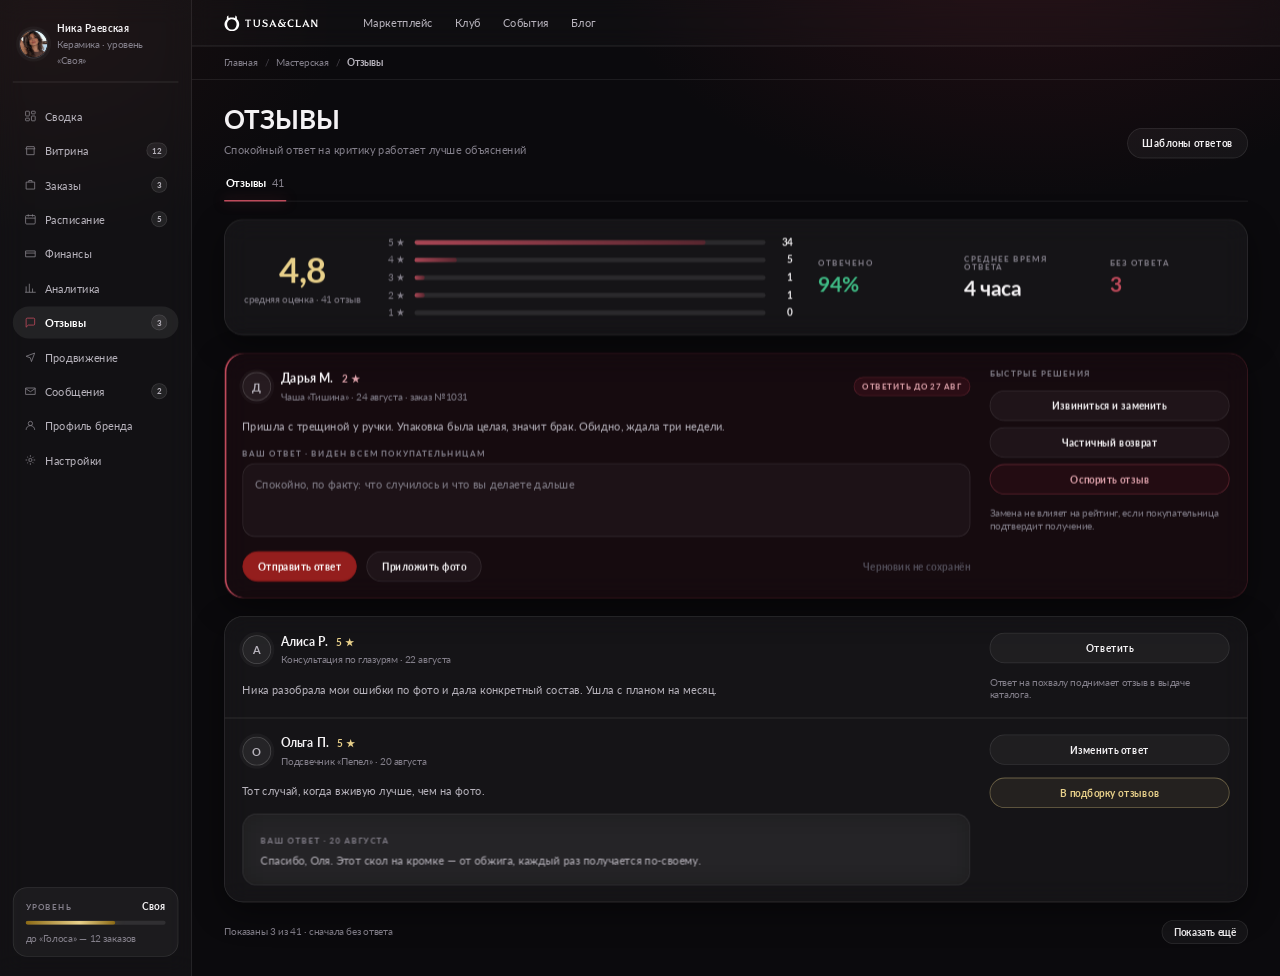
<file: otzyvy.html>
<!DOCTYPE html>
<html lang="ru">
<head>
<meta charset="utf-8">
<title>Отзывы · Кабинет селлера · Made by THOUSUKA</title>
<link rel="stylesheet" href="assets/colors_and_type.css">
<style>
@font-face{font-family:'Lato';src:url('assets/fonts/Lato-Light.ttf') format('truetype');font-weight:300;font-display:swap}
@font-face{font-family:'Lato';src:url('assets/fonts/Lato-Regular.ttf') format('truetype');font-weight:400;font-display:swap}
@font-face{font-family:'Lato';src:url('assets/fonts/Lato-Italic.ttf') format('truetype');font-weight:400;font-style:italic;font-display:swap}
@font-face{font-family:'Lato';src:url('assets/fonts/Lato-Bold.ttf') format('truetype');font-weight:700;font-display:swap}
:root{--bg:#0B0A0D;--glass:rgba(255,255,255,0.045);--glass-2:rgba(255,255,255,0.07);--glass-border:rgba(255,255,255,0.10);--glass-border-strong:rgba(255,255,255,0.18);--text-1:#F4F2F4;--text-2:#B7B3BC;--text-3:#837F8A;--crimson:#9D2235;--crimson-soft:#C04B5C;--crimson-tint:rgba(157,34,53,0.16);--cta:#941E1D;--cta-hover:#B0292A;--beige:#C9A88F;--gold:#E8D08A;--green:#3FB984;--font-ui:'Lato','Helvetica Neue',sans-serif;--r-card:24px;--r-btn:9999px;--shadow-card:0 12px 40px rgba(0,0,0,0.45);--ease:cubic-bezier(0.25,0.46,0.45,0.94);--t:200ms}
*{box-sizing:border-box}
body{margin:0;background:#08070a;font-family:var(--font-ui);color:var(--text-1);-webkit-font-smoothing:antialiased}
a{color:inherit;text-decoration:none}a:hover{color:var(--crimson-soft)}
button{font-family:inherit;cursor:pointer}
:focus-visible{outline:2px solid var(--crimson-soft);outline-offset:2px;border-radius:6px}
.desk{padding:56px 48px 80px;display:flex;flex-direction:column;gap:44px;align-items:flex-start;min-width:max-content}
.deskhead{width:1600px;display:flex;align-items:flex-end;justify-content:space-between;gap:32px;border-bottom:1px solid var(--glass-border);padding-bottom:22px}
.deskhead h1{margin:0;font-size:26px;line-height:32px;font-weight:700;letter-spacing:.02em;text-transform:uppercase}
.deskhead p{margin:8px 0 0;font-size:14px;line-height:20px;color:var(--text-3);max-width:680px}
.legend{display:flex;gap:20px;flex:none}
.legend div{display:flex;align-items:center;gap:8px;font-size:12px;color:var(--text-3)}
.legend i{width:8px;height:8px;border-radius:50%;display:block}
.wrap{display:flex;flex-direction:column;gap:12px}
.lbl{display:flex;align-items:baseline;gap:10px}
.lbl b{font-size:11px;font-weight:700;letter-spacing:.16em;text-transform:uppercase;color:var(--text-2)}
.lbl span{font-size:11px;color:#4a464f;letter-spacing:.04em}
.lbl a{color:var(--crimson-soft);border-bottom:1px solid rgba(192,75,92,.35)}
.lbl a:hover{color:#DFA3AC;border-color:#DFA3AC}
.frame{position:relative;width:1600px;background:var(--bg);border:1px solid rgba(255,255,255,.08);border-radius:10px;overflow:hidden}
.frame::before{content:"";position:absolute;inset:0;z-index:0;pointer-events:none;background:radial-gradient(880px 560px at 80% -8%,rgba(157,34,53,0.18),transparent 62%),radial-gradient(640px 480px at 4% 2%,rgba(124,52,40,0.11),transparent 56%)}
.app{position:relative;z-index:1;display:grid;grid-template-columns:240px 1fr;align-items:stretch}
/* sidebar */
.side{width:240px;background:rgba(255,255,255,.03);border-right:1px solid var(--glass-border);backdrop-filter:blur(16px);padding:24px 16px;display:flex;flex-direction:column;gap:22px}
.wordmark{padding:0 8px}
.wordmark b{display:block;font-weight:700;font-size:19px;letter-spacing:.16em}
.wordmark span{display:block;margin-top:3px;font-size:9px;font-weight:700;letter-spacing:.34em;text-transform:uppercase;color:var(--text-3)}
.nav{display:flex;flex-direction:column;gap:3px}
.nav a{display:flex;align-items:center;gap:10px;height:40px;padding:0 14px;border-radius:var(--r-btn);font-size:14px;font-weight:500;color:var(--text-2);transition:color var(--t) var(--ease),background var(--t) var(--ease)}
.nav a:hover{background:var(--glass);color:var(--text-1)}
.nav a.on{background:var(--glass-2);color:#fff;font-weight:700}
.nav a svg{width:16px;height:16px;flex:none;opacity:.7;fill:none;stroke:currentColor;stroke-width:1.5}
.nav a.on svg{opacity:1;color:var(--crimson-soft)}
.nav .badge{margin-left:auto;min-width:20px;height:20px;padding:0 6px;display:grid;place-items:center;border-radius:var(--r-btn);background:var(--glass-2);border:1px solid var(--glass-border);font-size:10px;font-weight:700;color:var(--text-2);font-variant-numeric:tabular-nums}
.sidefoot{margin-top:auto;display:flex;flex-direction:column;gap:12px}
.mode{display:grid;grid-template-columns:1fr 1fr;gap:4px;background:var(--glass);border:1px solid var(--glass-border);border-radius:var(--r-btn);padding:4px}
.mode button{border:0;border-radius:var(--r-btn);background:transparent;color:var(--text-3);font-size:13px;font-weight:700;height:34px;transition:color var(--t),background var(--t)}
.mode button.on{background:var(--cta);color:#fff;box-shadow:0 0 20px rgba(157,34,53,.38)}
.me{display:flex;align-items:center;gap:10px;padding:8px;border-radius:18px;transition:background var(--t) var(--ease)}
.me:hover{background:var(--glass)}
/* topbar + content */
.top{display:flex;align-items:center;gap:16px;padding:18px 40px;border-bottom:1px solid var(--glass-border);background:rgba(255,255,255,.02);backdrop-filter:blur(14px)}
.top .sp{margin-left:auto;display:flex;align-items:center;gap:12px}
.main{width:100%;margin:0 auto;padding:30px 40px 40px;display:flex;flex-direction:column;gap:22px}
.split{display:grid;grid-template-columns:minmax(0,1fr) 340px;gap:24px;align-items:start}
.split--wide{grid-template-columns:minmax(0,1fr) 380px}
.col{display:flex;flex-direction:column;gap:18px;min-width:0}
.rail{display:flex;flex-direction:column;gap:16px}
.phead{display:flex;align-items:flex-end;justify-content:space-between;gap:24px}
/* type */
.display{margin:0;font-size:32px;line-height:38px;font-weight:700;letter-spacing:.01em;text-transform:uppercase}
.h2{margin:0;font-size:20px;line-height:26px;font-weight:700}
.h3{margin:0;font-size:15px;line-height:21px;font-weight:700}
.body{font-size:14px;line-height:21px;color:var(--text-2)}
.sm{font-size:13px;line-height:18px}
.xs{font-size:12px;line-height:16px}
.eyebrow{font-size:10px;line-height:1;font-weight:700;letter-spacing:.16em;text-transform:uppercase;color:var(--text-3)}
.stat{font-weight:700;font-size:34px;line-height:40px;letter-spacing:-.02em;font-variant-numeric:tabular-nums}
.num{font-weight:700;font-variant-numeric:tabular-nums}
.t2{color:var(--text-2)}.t3{color:var(--text-3)}.gold{color:var(--gold)}.up{color:var(--green)}.crim{color:var(--crimson-soft)}
/* surfaces */
.card{background:var(--glass);border:1px solid var(--glass-border);border-radius:var(--r-card);backdrop-filter:blur(16px);box-shadow:var(--shadow-card)}
.pad{padding:20px 22px}
.card__h{display:flex;align-items:center;justify-content:space-between;gap:16px;padding:16px 22px;border-bottom:1px solid var(--glass-border)}
.stackv{display:flex;flex-direction:column;gap:12px}
.rows{display:flex;flex-direction:column}
.row{display:flex;align-items:center;justify-content:space-between;gap:14px;padding:13px 22px;border-bottom:1px solid var(--glass-border)}
.row:last-child{border-bottom:0}
.urgent{box-shadow:inset 2px 0 0 var(--crimson-soft),var(--shadow-card);background:rgba(157,34,53,.08);border-color:rgba(192,75,92,.24)}
.orb{position:relative;display:grid;place-items:center;border-radius:50%;background:radial-gradient(120% 120% at 30% 22%,rgba(255,255,255,0.16),rgba(255,255,255,0.03) 42%,rgba(255,255,255,0.012) 70%),rgba(255,255,255,0.03);border:1px solid rgba(255,255,255,0.10);box-shadow:inset 0 1px 1px rgba(255,255,255,0.22),inset 0 -8px 18px rgba(0,0,0,0.45),0 6px 18px rgba(0,0,0,0.40);backdrop-filter:blur(14px);color:#fff;flex:none;width:38px;height:38px}
.orb svg{width:18px;height:18px;fill:none;stroke:currentColor;stroke-width:1.5}
.orb--sm{width:32px;height:32px}.orb--sm svg{width:15px;height:15px}
.orb--crimson{background:radial-gradient(120% 120% at 30% 22%,rgba(192,75,92,.40),rgba(157,34,53,.22) 45%,rgba(157,34,53,.10) 70%);border-color:rgba(192,75,92,.34);color:#F0C3C9}
.orb--gold{background:radial-gradient(120% 120% at 30% 22%,rgba(232,208,138,.34),rgba(201,168,76,.14) 45%,rgba(201,168,76,.06) 70%);border-color:rgba(232,208,138,.30);color:var(--gold)}
.av{width:36px;height:36px;border-radius:50%;flex:none;background:var(--glass-2);border:1px solid var(--glass-border-strong);box-shadow:0 0 0 4px rgba(255,255,255,.03);display:grid;place-items:center;font-weight:700;font-size:14px;color:var(--text-2)}
.av--sm{width:26px;height:26px;font-size:11px;box-shadow:none}
.thumb{width:46px;height:46px;border-radius:14px;flex:none;background:linear-gradient(150deg,rgba(201,168,143,.20),rgba(255,255,255,.03));border:1px solid var(--glass-border);display:grid;place-items:center;font-weight:700;font-size:15px;color:rgba(201,168,143,.78)}
.prod{display:flex;align-items:center;gap:14px;min-width:0}
/* controls */
.btn{display:inline-flex;align-items:center;justify-content:center;gap:8px;height:38px;padding:0 18px;border-radius:var(--r-btn);border:1px solid var(--glass-border);background:var(--glass);color:var(--text-1);font-size:13px;font-weight:700;white-space:nowrap;transition:background var(--t) var(--ease),border-color var(--t) var(--ease),box-shadow var(--t) var(--ease)}
.btn:hover{background:var(--glass-2);border-color:var(--glass-border-strong)}
.btn--cta{background:var(--cta);border-color:var(--cta);color:#fff}
.btn--cta:hover{background:var(--cta-hover);border-color:var(--cta-hover);box-shadow:0 0 26px rgba(157,34,53,.48)}
.btn--gold{border-color:rgba(232,208,138,.38);color:var(--gold);background:rgba(232,208,138,.07)}
.btn--gold:hover{background:rgba(232,208,138,.13);border-color:rgba(232,208,138,.6);box-shadow:0 0 22px rgba(232,208,138,.22)}
.btn--danger{border-color:rgba(192,75,92,.4);color:#DFA3AC;background:rgba(157,34,53,.10)}
.btn--sm{height:30px;padding:0 14px;font-size:12px}
.btn--w{width:100%}
.seg{display:flex;gap:3px;background:var(--glass);border:1px solid var(--glass-border);border-radius:var(--r-btn);padding:4px}
.seg button{border:0;background:transparent;border-radius:var(--r-btn);height:30px;padding:0 15px;font-size:13px;font-weight:700;color:var(--text-3);transition:color var(--t),background var(--t)}
.seg button:hover{color:var(--text-2)}
.seg button.on{background:var(--glass-2);color:#fff}
.chips{display:flex;gap:7px;flex-wrap:wrap;align-items:center}
.chip{display:inline-flex;align-items:center;height:28px;padding:0 13px;border-radius:var(--r-btn);font-size:12px;font-weight:700;letter-spacing:.03em;background:var(--glass);border:1px solid var(--glass-border);color:var(--text-2);white-space:nowrap;transition:border-color var(--t),color var(--t),background var(--t)}
.chip:hover{border-color:var(--glass-border-strong);color:var(--text-1)}
.chip.on{background:var(--glass-2);border-color:var(--glass-border-strong);color:#fff}
.chip--crimson{background:var(--crimson-tint);border-color:rgba(192,75,92,.30);color:#DFA3AC}
.chip--gold{background:rgba(232,208,138,.08);border-color:rgba(232,208,138,.28);color:var(--gold)}
.chip--sm{height:24px;padding:0 10px;font-size:10px;letter-spacing:.1em;text-transform:uppercase}
.field{display:flex;flex-direction:column;gap:8px}
.input{height:44px;border-radius:16px;background:rgba(255,255,255,.035);border:1px solid var(--glass-border);display:flex;align-items:center;gap:10px;padding:0 15px;font-size:14px;color:var(--text-1);transition:border-color var(--t)}
.input:hover{border-color:var(--glass-border-strong)}
.input--ph{color:var(--text-3)}
.input--area{height:auto;min-height:92px;padding:14px 15px;align-items:flex-start;line-height:21px}
.input svg{width:16px;height:16px;fill:none;stroke:currentColor;stroke-width:1.5;color:var(--text-3);flex:none}
.icn{width:18px;height:18px;fill:none;stroke:currentColor;stroke-width:1.5;color:var(--text-2);flex:none}
.bar{height:5px;border-radius:var(--r-btn);background:rgba(255,255,255,.09);overflow:hidden}
.bar i{display:block;height:100%;border-radius:var(--r-btn);background:rgba(255,255,255,.55)}
.bar--gold i{background:linear-gradient(90deg,#8B6914,#E8D08A 60%,#8B6914);box-shadow:0 0 14px rgba(232,208,138,.3)}
.toggle{width:44px;height:24px;border-radius:var(--r-btn);border:1px solid var(--glass-border);background:rgba(255,255,255,.05);position:relative;flex:none;transition:background var(--t),border-color var(--t)}
.toggle i{position:absolute;top:2px;left:2px;width:18px;height:18px;border-radius:50%;background:var(--text-3);transition:transform var(--t) var(--ease),background var(--t)}
.toggle.on{background:rgba(157,34,53,.55);border-color:rgba(192,75,92,.5)}
.toggle.on i{transform:translateX(20px);background:#fff}
/* tables */
.tbl{width:100%;border-collapse:collapse}
.tbl th{text-align:left;padding:0 22px;height:38px;background:rgba(255,255,255,.03);font-size:10px;font-weight:700;letter-spacing:.16em;text-transform:uppercase;color:var(--text-3);border-bottom:1px solid var(--glass-border);white-space:nowrap}
.tbl td{padding:0 22px;height:64px;border-bottom:1px solid var(--glass-border);font-size:14px;vertical-align:middle}
.tbl tr:last-child td{border-bottom:0}
.tbl tbody tr{transition:background var(--t) var(--ease)}
.tbl tbody tr:hover{background:rgba(255,255,255,.03)}
.tbl .r{text-align:right;font-variant-numeric:tabular-nums;font-weight:700;white-space:nowrap}
.tbl tr.hot td{background:rgba(157,34,53,.07)}
.tbl tr.hot td:first-child{box-shadow:inset 2px 0 0 var(--crimson-soft)}
/* pieces */
.tiles{display:grid;grid-template-columns:repeat(4,1fr);gap:12px}
.tile{background:var(--glass);border:1px solid var(--glass-border);border-radius:20px;backdrop-filter:blur(16px);box-shadow:var(--shadow-card);padding:18px;display:flex;flex-direction:column;gap:10px;min-height:132px;transition:border-color var(--t) var(--ease),transform var(--t) var(--ease)}
.tile:hover{transform:translateY(-4px);border-color:var(--glass-border-strong)}
.tile .stat{margin-top:auto}
.tile--gold{border-color:rgba(232,208,138,.22)}
.tile--gold .stat{color:var(--gold)}
.tile--gold:hover{border-color:rgba(232,208,138,.45);box-shadow:var(--shadow-card),0 0 24px rgba(201,168,76,.16)}
.money{border-color:rgba(232,208,138,.24);background:linear-gradient(150deg,rgba(232,208,138,.10),rgba(255,255,255,.03) 60%);position:relative;overflow:hidden}
.money::after{content:"";position:absolute;right:-70px;top:-90px;width:260px;height:260px;border-radius:50%;background:radial-gradient(circle,rgba(232,208,138,.15),transparent 68%);pointer-events:none}
.chart{height:190px;display:flex;align-items:flex-end;gap:6px}
.chart i{flex:1;display:block;border-radius:3px 3px 0 0;background:linear-gradient(180deg,rgba(255,255,255,.22),rgba(255,255,255,.05))}
.chart i.hi{background:linear-gradient(180deg,rgba(192,75,92,.85),rgba(157,34,53,.18));box-shadow:0 0 18px rgba(157,34,53,.35)}
.xaxis{display:flex;justify-content:space-between;margin-top:12px}
.funnel{display:flex;flex-direction:column;gap:14px}
.funnel>div>div{display:flex;align-items:baseline;justify-content:space-between;margin-bottom:7px}
.fbar{height:30px;border-radius:6px;background:linear-gradient(90deg,rgba(255,255,255,.20),rgba(255,255,255,.06))}
.fbar--hi{background:linear-gradient(90deg,rgba(192,75,92,.9),rgba(157,34,53,.35));box-shadow:0 0 22px rgba(157,34,53,.32)}
.steps{display:grid;grid-template-columns:repeat(5,1fr);border:1px solid var(--glass-border);border-radius:20px;overflow:hidden;background:var(--glass)}
.steps>div{padding:14px 18px;border-right:1px solid var(--glass-border)}
.steps>div:last-child{border-right:0}
.steps>div.done{background:rgba(255,255,255,.04)}
.steps>div.now{background:rgba(157,34,53,.16);box-shadow:inset 0 -2px 0 var(--crimson-soft)}
.steps .sm{margin-top:5px;font-weight:700}
.tl{display:flex;flex-direction:column}
.tl div{display:flex;gap:12px;align-items:flex-start;padding-bottom:16px;position:relative}
.tl div:last-child{padding-bottom:0}
.tl div::before{content:"";position:absolute;left:6.5px;top:16px;bottom:0;width:1px;background:var(--glass-border)}
.tl div:last-child::before{display:none}
.tl b{width:14px;height:14px;border-radius:50%;flex:none;margin-top:2px;border:1px solid var(--glass-border-strong);background:rgba(255,255,255,.06);position:relative;z-index:1}
.tl div.done b{background:rgba(255,255,255,.55);border-color:transparent}
.tl div.now b{background:var(--crimson);border-color:var(--crimson-soft);box-shadow:0 0 0 4px rgba(157,34,53,.22)}
.tl p{margin:0;font-size:13px;line-height:18px;font-weight:700}
.tl p span{display:block;font-size:12px;line-height:16px;font-weight:400;color:var(--text-3);margin-top:2px}
.photo{aspect-ratio:1;border-radius:18px;border:1px solid var(--glass-border);background:linear-gradient(150deg,rgba(201,168,143,.22),rgba(255,255,255,.03));position:relative;overflow:hidden}
.photo--add{border-style:dashed;border-color:var(--glass-border-strong);background:rgba(255,255,255,.02);display:grid;place-items:center;color:var(--text-3);font-size:12px;font-weight:700;text-align:center;gap:6px}
.cover{height:190px;border-radius:20px;border:1px solid var(--glass-border);background:linear-gradient(140deg,rgba(157,34,53,.30),rgba(201,168,143,.18) 50%,rgba(255,255,255,.03));position:relative;overflow:hidden}
.grid2{display:grid;grid-template-columns:1fr 1fr;gap:12px}
.grid3{display:grid;grid-template-columns:repeat(3,1fr);gap:12px}
.grid4{display:grid;grid-template-columns:repeat(4,1fr);gap:12px}
/* week grid */
.cal{border:1px solid var(--glass-border);border-radius:var(--r-card);overflow:hidden;background:var(--glass);backdrop-filter:blur(16px);box-shadow:var(--shadow-card)}
.calhead{display:grid;grid-template-columns:64px repeat(7,1fr);border-bottom:1px solid var(--glass-border);background:rgba(255,255,255,.03)}
.calhead>div{padding:12px 10px;text-align:center;border-left:1px solid var(--glass-border)}
.calhead>div:first-child{border-left:0}
.calhead b{display:block;font-size:16px;font-weight:700;margin-top:3px;font-variant-numeric:tabular-nums}
.calhead .today b{color:var(--crimson-soft)}
.calbody{display:grid;grid-template-columns:64px repeat(7,1fr);height:460px}
.calbody>div{border-left:1px solid var(--glass-border);padding:8px;position:relative}
.calbody>div:first-child{border-left:0;display:flex;flex-direction:column;justify-content:space-between;padding:6px 8px 26px;align-items:flex-end}
.calbody .off{background:repeating-linear-gradient(135deg,rgba(255,255,255,.03) 0 6px,transparent 6px 12px)}
.slot{border-radius:14px;border:1px solid var(--glass-border);background:rgba(255,255,255,.05);padding:9px 10px;margin-bottom:8px}
.slot b{display:block;font-size:12px;font-weight:700}
.slot span{display:block;font-size:11px;color:var(--text-3);margin-top:3px}
.slot--free{border-style:dashed;background:transparent}
.slot--hot{border-color:rgba(192,75,92,.45);background:rgba(157,34,53,.16)}
.slot--gold{border-color:rgba(232,208,138,.32);background:rgba(232,208,138,.08)}
.pick{display:grid;grid-template-columns:repeat(4,1fr);gap:12px}
.pick>div{border:1px solid var(--glass-border);border-radius:20px;background:rgba(255,255,255,.03);padding:18px;display:flex;flex-direction:column;gap:11px;transition:border-color var(--t) var(--ease),background var(--t) var(--ease)}
.pick>div:hover{border-color:var(--glass-border-strong)}
.pick>div.on{border-color:rgba(192,75,92,.48);background:rgba(157,34,53,.13)}
.pick .pt{display:flex;align-items:center;justify-content:space-between;gap:10px}
.rad{width:18px;height:18px;border-radius:50%;flex:none;border:1px solid var(--glass-border-strong);background:rgba(255,255,255,.04);display:grid;place-items:center}
.rad.on{border-color:var(--crimson-soft);background:var(--crimson);box-shadow:0 0 0 4px rgba(157,34,53,.22)}
.rad.on::after{content:"";width:6px;height:6px;border-radius:50%;background:#fff}
.lab{font-size:11px;font-weight:700;letter-spacing:.1em;text-transform:uppercase;color:var(--text-3)}
.cnt{font-size:11px;color:var(--text-3);font-variant-numeric:tabular-nums}
.step{display:flex;align-items:center;gap:4px;border:1px solid var(--glass-border);border-radius:var(--r-btn);background:rgba(255,255,255,.035);padding:4px}
.step button{width:32px;height:32px;border:0;border-radius:50%;background:var(--glass);color:var(--text-2);font-size:16px;font-weight:700}
.step button:hover{background:var(--glass-2);color:#fff}
.step b{min-width:38px;text-align:center;font-variant-numeric:tabular-nums;font-size:15px}

/* ── страница заказов ── */
.gnav{display:flex;align-items:center;gap:32px;height:58px;padding:0 40px;border-bottom:1px solid var(--glass-border);background:rgba(255,255,255,.02);backdrop-filter:blur(14px)}
.gnav .wm{font-weight:700;font-size:15px;letter-spacing:.2em}
.gnav .lnk{display:flex;gap:28px;margin-left:20px}
.gnav .lnk a{font-size:14px;color:var(--text-2)}
.gnav .lnk a:hover{color:#fff}
.gnav .rt{margin-left:auto;display:flex;align-items:center;gap:10px}
.crumbs{display:flex;align-items:center;gap:9px;padding:13px 40px;border-bottom:1px solid var(--glass-border);font-size:12px;color:var(--text-3)}
.crumbs a:hover{color:var(--crimson-soft)}
.crumbs i{font-style:normal;color:#4a464f}
.crumbs b{font-weight:700;color:var(--text-2)}
.prof{display:flex;gap:11px;align-items:center;padding:2px 8px 18px;border-bottom:1px solid var(--glass-border)}
.lvl{border:1px solid var(--glass-border);border-radius:18px;background:var(--glass);padding:14px 15px;display:flex;flex-direction:column;gap:9px}
.alert{display:flex;align-items:center;gap:16px;padding:15px 20px;border-radius:20px;border:1px solid rgba(192,75,92,.30);background:rgba(157,34,53,.11);box-shadow:inset 3px 0 0 var(--crimson-soft)}
.alert .btn{margin-left:auto}
.fbar2{display:flex;flex-direction:column;gap:14px}
.tbl td.act{text-align:right;padding-right:20px}
.tbl .num{font-size:14px}
.track{display:grid;grid-template-columns:repeat(8,1fr)}
.track>div{position:relative;text-align:center;padding:26px 6px 0}
.track>div::before{content:"";position:absolute;top:7px;left:0;right:0;height:1px;background:var(--glass-border)}
.track>div:first-child::before{left:50%}
.track>div:last-child::before{right:50%}
.track>div.done::before,.track>div.now::before{background:rgba(255,255,255,.34)}
.track b{position:absolute;top:0;left:50%;transform:translateX(-50%);width:14px;height:14px;border-radius:50%;background:rgba(255,255,255,.07);border:1px solid var(--glass-border-strong);z-index:1}
.track>div.done b{background:rgba(255,255,255,.62);border-color:transparent}
.track>div.now b{background:var(--crimson);border-color:var(--crimson-soft);box-shadow:0 0 0 5px rgba(157,34,53,.22)}
.track p{margin:0;font-size:12px;line-height:16px;font-weight:700;color:var(--text-3)}
.track>div.done p,.track>div.now p{color:var(--text-1)}
.track>div.now p{color:#DFA3AC}
.track span{display:block;font-size:11px;line-height:15px;color:#5f5b66;margin-top:4px;font-variant-numeric:tabular-nums}
.kv{display:flex;flex-direction:column}
.kv>div{display:flex;align-items:baseline;justify-content:space-between;gap:18px;padding:12px 0;border-bottom:1px solid rgba(255,255,255,.06)}
.kv>div:last-child{border-bottom:0}
.kv .k{font-size:13px;line-height:18px;color:var(--text-2)}
.kv .v{font-size:14px;font-weight:700;font-variant-numeric:tabular-nums;white-space:nowrap}
.kv .v--neg{color:var(--text-2)}
.kv--pay{border-top:1px solid var(--glass-border);margin-top:2px;padding-top:4px}
.hist{display:flex;flex-direction:column;gap:13px}
.hist>div{display:grid;grid-template-columns:78px 1fr;gap:12px;align-items:baseline}
.hist time{font-size:11px;color:var(--text-3);font-variant-numeric:tabular-nums}
.hist p{margin:0;font-size:13px;line-height:18px}
.act{display:flex;align-items:center;gap:12px}
.act .off{margin-left:auto;font-size:13px;font-weight:700;color:#514d58;cursor:not-allowed}
.quote{margin:0;font-size:13px;line-height:20px;color:var(--text-2);font-style:italic}
.scrim{position:absolute;inset:0;z-index:6;background:rgba(8,7,10,.74);backdrop-filter:blur(4px);display:grid;place-items:center;padding:48px}
.modal{width:560px;border-radius:32px;border:1px solid var(--glass-border-strong);background:#141117;box-shadow:0 40px 100px rgba(0,0,0,.72),0 0 0 1px rgba(255,255,255,.04)}
.modal__h{display:flex;align-items:flex-start;gap:14px;padding:24px 26px 18px;border-bottom:1px solid var(--glass-border)}
.modal__b{padding:20px 26px 6px;display:flex;flex-direction:column;gap:16px}
.modal__f{display:flex;align-items:center;gap:12px;padding:18px 26px 22px}
.opts{display:flex;flex-direction:column;gap:8px}
.opt{display:flex;align-items:flex-start;gap:12px;padding:13px 15px;border:1px solid var(--glass-border);border-radius:18px;background:rgba(255,255,255,.025);transition:border-color var(--t) var(--ease),background var(--t) var(--ease)}
.opt:hover{border-color:var(--glass-border-strong)}
.opt.on{border-color:rgba(192,75,92,.48);background:rgba(157,34,53,.12)}
.opt .rad{margin-top:1px}
.opt p{margin:0;font-size:13px;line-height:18px;font-weight:700}
.opt p span{display:block;font-weight:400;color:var(--text-3);margin-top:3px}
.warn{display:flex;gap:12px;padding:14px 16px;border-radius:18px;border:1px solid rgba(192,75,92,.28);background:rgba(157,34,53,.10)}
.cb{width:20px;height:20px;border-radius:6px;flex:none;border:1px solid var(--glass-border-strong);background:rgba(255,255,255,.04);display:grid;place-items:center;margin-top:1px}
.cb.on{background:var(--cta);border-color:var(--cta)}
.cb.on svg{width:12px;height:12px;fill:none;stroke:#fff;stroke-width:2.4}
.dim{opacity:1}
.track>div.dim b{opacity:.4}
.track>div.dim::before{opacity:.5}
.cancel-hd{text-decoration:line-through;text-decoration-color:rgba(192,75,92,.7);text-decoration-thickness:2px}
.app{grid-template-columns:240px minmax(0,1fr)}
.tbl th,.tbl td{padding:0 14px}
.tbl th:first-child,.tbl td:first-child{padding-left:20px}
.tbl th:last-child,.tbl td:last-child{padding-right:20px}
.tbl th{white-space:normal;line-height:13px}
.tbl td.act{padding-right:18px}

/* ── листы прототипов ── */
.app--plain{display:block}
.tabs{display:flex;gap:34px;border-bottom:1px solid var(--glass-border)}
.tabs a{padding:0 2px 14px;font-size:14px;font-weight:700;color:var(--text-3);position:relative}
.tabs a:hover{color:var(--text-2)}
.tabs a.on{color:#fff}
.tabs a.on::after{content:"";position:absolute;left:0;right:0;bottom:-1px;height:2px;border-radius:2px;background:var(--crimson-soft);box-shadow:0 0 14px rgba(192,75,92,.5)}
.tabs a em{font-style:normal;font-weight:400;color:var(--text-3);margin-left:7px;font-variant-numeric:tabular-nums}
.dist{display:grid;grid-template-columns:auto minmax(150px,1fr) auto;gap:7px 12px;align-items:center}
.dist span{font-size:12px;color:var(--text-3);font-variant-numeric:tabular-nums;white-space:nowrap}
.dist b{font-size:12px;font-weight:700;font-variant-numeric:tabular-nums;text-align:right;min-width:22px}
.dist .bar{height:6px}
.dist .bar i{background:linear-gradient(90deg,rgba(192,75,92,.85),rgba(157,34,53,.4))}
.mini{display:flex;flex-direction:column;gap:6px}
.mini .stat{font-size:26px;line-height:32px}
.rev{display:grid;grid-template-columns:minmax(0,1fr) 300px;gap:24px;padding:20px 22px}
.rev+.rev{border-top:1px solid var(--glass-border)}
.revh{display:flex;align-items:center;gap:12px;flex-wrap:wrap}
.stars{font-size:12px;font-weight:700;letter-spacing:.06em;color:var(--gold);white-space:nowrap}
.stars--low{color:#DFA3AC}
.qr{display:flex;flex-direction:column;gap:8px}
.msg{display:grid;grid-template-columns:360px minmax(0,1fr);gap:22px;align-items:start}
.dlg{display:flex;flex-direction:column}
.dlg>a{display:grid;grid-template-columns:auto minmax(0,1fr) auto;gap:12px;align-items:center;padding:14px 18px;border-bottom:1px solid var(--glass-border);transition:background var(--t) var(--ease)}
.dlg>a:last-child{border-bottom:0}
.dlg>a:hover{background:rgba(255,255,255,.03)}
.dlg>a.on{background:rgba(157,34,53,.13);box-shadow:inset 2px 0 0 var(--crimson-soft)}
.dlg .tx{min-width:0}
.dlg .tx b{display:block;font-size:13px;font-weight:700}
.dlg .tx span{display:block;font-size:12px;color:var(--text-3);margin-top:3px;overflow:hidden;text-overflow:ellipsis;white-space:nowrap}
.dlg .rt{text-align:right;display:flex;flex-direction:column;align-items:flex-end;gap:6px}
.dlg .rt time{font-size:11px;color:var(--text-3)}
.pin{font-size:9px;font-weight:700;letter-spacing:.12em;text-transform:uppercase;color:var(--gold)}
.unread{min-width:20px;height:20px;padding:0 6px;display:grid;place-items:center;border-radius:var(--r-btn);background:var(--cta);color:#fff;font-size:10px;font-weight:700}
.chat{display:flex;flex-direction:column;gap:14px;padding:20px 22px;min-height:460px}
.bub{max-width:74%;padding:12px 15px;border-radius:20px;font-size:13px;line-height:19px}
.bub time{display:block;font-size:10px;color:var(--text-3);margin-top:6px;font-variant-numeric:tabular-nums}
.bub--in{align-self:flex-start;background:var(--glass);border:1px solid var(--glass-border);border-bottom-left-radius:7px}
.bub--out{align-self:flex-end;background:rgba(157,34,53,.20);border:1px solid rgba(192,75,92,.30);border-bottom-right-radius:7px}
.ordpill{display:flex;align-items:center;gap:14px;padding:12px 16px;border-radius:20px;border:1px solid var(--glass-border);background:rgba(255,255,255,.04)}
.ordpill .btn{margin-left:auto}
.notice{padding:11px 16px;border-radius:16px;border:1px dashed var(--glass-border-strong);background:rgba(255,255,255,.02);font-size:12px;color:var(--text-3);text-align:center}
.ntf{width:100%;border-collapse:collapse}
.ntf th{padding:0 14px;height:36px;font-size:10px;font-weight:700;letter-spacing:.14em;text-transform:uppercase;color:var(--text-3);border-bottom:1px solid var(--glass-border);text-align:center;white-space:nowrap}
.ntf th:first-child{text-align:left;padding-left:22px}
.ntf td{padding:0 14px;height:52px;border-bottom:1px solid rgba(255,255,255,.06);font-size:13px;text-align:center}
.ntf td:first-child{text-align:left;padding-left:22px;color:var(--text-2)}
.ntf tr:last-child td{border-bottom:0}
.ntf .toggle{margin:0 auto}
.ed{display:grid;grid-template-columns:250px minmax(0,1fr) 380px;gap:22px;align-items:start}
.stepnav{display:flex;flex-direction:column;padding:8px}
.stepnav a{display:flex;align-items:center;gap:11px;height:42px;padding:0 14px;border-radius:14px;font-size:13px;font-weight:500;color:var(--text-2);transition:background var(--t),color var(--t)}
.stepnav a:hover{background:var(--glass);color:var(--text-1)}
.stepnav a.on{background:var(--glass-2);color:#fff;font-weight:700}
.stepnav a i{width:8px;height:8px;border-radius:50%;flex:none;background:rgba(255,255,255,.55)}
.stepnav a.on i{background:var(--crimson);box-shadow:0 0 0 4px rgba(157,34,53,.22)}
.stepnav a.todo{color:var(--text-3)}
.stepnav a.todo i{background:rgba(255,255,255,.16)}
.drop{padding:30px;border-radius:20px;border:1px dashed var(--glass-border-strong);background:rgba(255,255,255,.02);text-align:center;display:flex;flex-direction:column;gap:6px}
.doc{display:grid;grid-template-columns:auto minmax(0,1fr) auto;gap:16px;align-items:start;padding:18px 20px}
.docic{width:46px;height:58px;border-radius:8px;flex:none;background:linear-gradient(160deg,rgba(232,208,138,.22),rgba(255,255,255,.03));border:1px solid rgba(232,208,138,.26);display:grid;place-items:center;color:var(--gold);font-size:10px;font-weight:700;letter-spacing:.08em}
.req{display:flex;flex-direction:column;gap:12px}
.req>div{display:flex;align-items:flex-start;gap:11px;font-size:13px;line-height:18px}
.req .off{color:var(--text-3)}
.pv{border-radius:20px;border:1px solid var(--glass-border);background:rgba(255,255,255,.04);overflow:hidden}
.pv .ph{aspect-ratio:1;background:linear-gradient(150deg,rgba(201,168,143,.24),rgba(157,34,53,.14) 60%,rgba(255,255,255,.03))}
.pvb{padding:15px 16px;display:flex;flex-direction:column;gap:8px}
.centered{max-width:820px;margin:0 auto;padding:44px 40px 70px;display:flex;flex-direction:column;gap:26px}
.stepper{display:grid;grid-template-columns:repeat(5,1fr);align-items:start}
.stepper>div{position:relative;text-align:center;padding-top:44px}
.stepper>div::before{content:"";position:absolute;top:17px;left:0;right:0;height:1px;background:var(--glass-border)}
.stepper>div:first-child::before{left:50%}
.stepper>div:last-child::before{right:50%}
.stepper>div.done::before{background:rgba(255,255,255,.4)}
.stepper b{position:absolute;top:0;left:50%;transform:translateX(-50%);width:34px;height:34px;border-radius:50%;display:grid;place-items:center;font-size:13px;font-weight:700;background:rgba(255,255,255,.05);border:1px solid var(--glass-border-strong);color:var(--text-3);z-index:1}
.stepper>div.done b{background:rgba(255,255,255,.62);border-color:transparent;color:#141117}
.stepper>div.now b{background:var(--cta);border-color:var(--cta-hover);color:#fff;box-shadow:0 0 0 6px rgba(157,34,53,.20)}
.stepper p{margin:0;font-size:12px;line-height:16px;color:var(--text-3)}
.stepper>div.now p{color:#fff;font-weight:700}
.stepper>div.done p{color:var(--text-2)}
.chk{display:flex;align-items:flex-start;gap:12px;padding:16px 18px;border-radius:20px;border:1px solid var(--glass-border);background:rgba(255,255,255,.03);transition:border-color var(--t),background var(--t)}
.chk:hover{border-color:var(--glass-border-strong)}
.chk.on{border-color:rgba(192,75,92,.45);background:rgba(157,34,53,.12)}
.chk p{margin:0;font-size:14px;font-weight:700;line-height:19px}
.chk p span{display:block;font-size:12px;font-weight:400;color:var(--text-3);margin-top:3px}
.states{display:grid;grid-template-columns:repeat(4,1fr);gap:18px;align-items:stretch}
.state{display:flex;flex-direction:column;gap:16px;padding:24px 22px 26px;min-height:520px}
.state .orb{width:74px;height:74px;margin:6px auto 0}
.state .orb svg{width:30px;height:30px}
.state h3{margin:0;font-size:19px;line-height:25px;font-weight:700;text-align:center}
.state .lead{font-size:13px;line-height:19px;color:var(--text-2);text-align:center}
.state ol{margin:0;padding-left:19px;display:flex;flex-direction:column;gap:7px;font-size:13px;line-height:18px;color:var(--text-2)}
.state .foot{margin-top:auto;display:flex;flex-direction:column;gap:12px}
.state--ok{border-color:rgba(232,208,138,.26);background:linear-gradient(170deg,rgba(232,208,138,.10),rgba(255,255,255,.03) 55%)}
.note{padding:14px 16px;border-radius:16px;background:rgba(255,255,255,.035);border:1px solid var(--glass-border);box-shadow:inset 3px 0 0 var(--crimson-soft);font-size:13px;line-height:19px;color:var(--text-2)}
.note--gold{box-shadow:inset 3px 0 0 var(--gold)}
</style>
<link rel="stylesheet" href="demo.css">
<style>.av--img{overflow:hidden;padding:0;background:#0F0D12}.av--img img{width:100%;height:100%;object-fit:cover;display:block;border-radius:50%}</style>
<style>.dm-logo{height:20px;width:auto;display:block}.dm-sub{font-size:9px;font-weight:700;letter-spacing:.2em;text-transform:uppercase;color:#837F8A;white-space:nowrap}.side-logo{height:22px;width:auto;display:block}.gnav-logo{height:20px;width:auto;display:block;flex:none}</style>
</head>
<body class="dm">
<div class="dm-bar">
  <a class="dm-home" href="index.html"><img src="logo.svg" alt="THOUSUKA" class="dm-logo" /><span class="dm-sub">Кабинет селлера · демо</span></a>
  <div class="dm-now"><b>Отзывы</b><span>очередь ответов</span></div>
  <div class="dm-nav">
    <a class="dm-btn" href="analitika.html" title="Предыдущий экран">←</a>
    <select class="dm-sel" onchange="location.href=this.value"><option value="svodka.html">Сводка</option><option value="vitrina.html">Витрина</option><option value="novaya-poziciya.html">Новая позиция · доставка</option><option value="zakazy.html">Заказы</option><option value="zakaz-1043.html">Заказ №1043</option><option value="raspisanie.html">Расписание</option><option value="finansy.html">Финансы</option><option value="analitika.html">Аналитика</option><option value="otzyvy.html" selected>Отзывы</option><option value="prodvizhenie.html">Продвижение</option><option value="soobscheniya.html">Сообщения</option><option value="profil.html">Профиль бренда</option><option value="nastroyki.html">Настройки</option></select>
    <a class="dm-btn" href="prodvizhenie.html" title="Следующий экран">→</a>
  </div>
</div>
<div class="dm-stage"><div class="frame" style="width:1600px"><div class="app"><aside class="side">
    <a href="#" class="prof"><span class="av av--img"><img src="img/avatar.png" alt="" /></span><span><span class="sm" style="font-weight:700;display:block">Ника Раевская</span><span class="xs t3">Керамика · уровень «Своя»</span></span></a>
    <nav class="nav"><a href="svodka.html"><svg viewBox="0 0 24 24"><rect x="3" y="3" width="7" height="9" rx="1"></rect><rect x="14" y="3" width="7" height="5" rx="1"></rect><rect x="14" y="12" width="7" height="9" rx="1"></rect><rect x="3" y="16" width="7" height="5" rx="1"></rect></svg>Сводка</a><a href="vitrina.html"><svg viewBox="0 0 24 24"><path d="M3 9h18M4 9l1-4h14l1 4M5 9v11h14V9"></path></svg>Витрина<span class="badge">12</span></a><a href="zakazy.html"><svg viewBox="0 0 24 24"><path d="M4 7h16v13H4zM9 7V4h6v3"></path></svg>Заказы<span class="badge">3</span></a><a href="raspisanie.html"><svg viewBox="0 0 24 24"><rect x="3" y="5" width="18" height="16" rx="2"></rect><path d="M3 10h18M8 3v4M16 3v4"></path></svg>Расписание<span class="badge">5</span></a><a href="finansy.html"><svg viewBox="0 0 24 24"><path d="M3 7h18v11H3zM3 11h18"></path></svg>Финансы</a><a href="analitika.html"><svg viewBox="0 0 24 24"><path d="M4 20V9M10 20V4M16 20v-7M22 20H2"></path></svg>Аналитика</a><a href="otzyvy.html" class="on"><svg viewBox="0 0 24 24"><path d="M20 15a2 2 0 0 1-2 2H8l-4 4V6a2 2 0 0 1 2-2h12a2 2 0 0 1 2 2z"></path></svg>Отзывы<span class="badge">3</span></a><a href="prodvizhenie.html"><svg viewBox="0 0 24 24"><path d="M4 11l16-6-6 16-2-7z"></path></svg>Продвижение</a><a href="soobscheniya.html"><svg viewBox="0 0 24 24"><path d="M3 6h18v12H3z"></path><path d="M3 7l9 6 9-6"></path></svg>Сообщения<span class="badge">2</span></a><a href="profil.html"><svg viewBox="0 0 24 24"><path d="M4 20a8 8 0 0 1 16 0"></path><circle cx="12" cy="8" r="4"></circle></svg>Профиль бренда</a><a href="nastroyki.html"><svg viewBox="0 0 24 24"><circle cx="12" cy="12" r="3"></circle><path d="M12 3v3M12 18v3M3 12h3M18 12h3M6 6l2 2M16 16l2 2M18 6l-2 2M8 16l-2 2"></path></svg>Настройки</a></nav>
    <div class="sidefoot">
      <div class="lvl">
        <div style="display:flex;align-items:baseline;justify-content:space-between"><span class="eyebrow">Уровень</span><span class="sm" style="font-weight:700">Своя</span></div>
        <div class="bar bar--gold"><i style="width:64%"></i></div>
        <span class="xs t3">до «Голоса» — 12 заказов</span>
      </div>
    </div>
  </aside><div><div class="gnav"><img src="logo.svg" alt="THOUSUKA" class="gnav-logo" /><div class="lnk"><a href="#">Маркетплейс</a><a href="#">Клуб</a><a href="#">События</a><a href="#">Блог</a></div></div><div class="crumbs"><a href="#">Главная</a><i>/</i><a href="#">Мастерская</a><i>/</i><b>Отзывы</b></div><div class="main">
<div class="phead"><div><h2 class="display">Отзывы</h2><p class="body t3" style="margin:9px 0 0">Спокойный ответ на критику работает лучше объяснений</p></div><a href="#" class="btn">Шаблоны ответов</a></div>
<div class="tabs"><a href="#" class="on">Отзывы<em>41</em></a></div>
<div class="card pad" style="display:grid;grid-template-columns:150px minmax(260px,1fr) repeat(3,150px);gap:32px;align-items:center">
  <div class="mini" style="text-align:center"><div class="stat gold" style="font-size:44px;line-height:48px">4,8</div><span class="xs t3">средняя оценка · 41 отзыв</span></div>
  <div class="dist">
    <span>5 ★</span><div class="bar"><i style="width:83%"></i></div><b>34</b>
    <span>4 ★</span><div class="bar"><i style="width:12%"></i></div><b>5</b>
    <span>3 ★</span><div class="bar"><i style="width:3%"></i></div><b>1</b>
    <span>2 ★</span><div class="bar"><i style="width:3%"></i></div><b>1</b>
    <span>1 ★</span><div class="bar"><i style="width:0%"></i></div><b>0</b>
  </div>
  <div class="mini"><span class="eyebrow">Отвечено</span><div class="stat up">94%</div></div>
  <div class="mini"><span class="eyebrow">Среднее время ответа</span><div class="stat">4 часа</div></div>
  <div class="mini"><span class="eyebrow">Без ответа</span><div class="stat crim">3</div></div>
</div>
<div class="card urgent">
  <div class="rev">
    <div class="col">
      <div class="revh"><span class="av">Д</span><div><div class="h3">Дарья М.<span class="stars stars--low" style="margin-left:10px">2 ★</span></div><div class="xs t3" style="margin-top:4px">Чаша «Тишина» · 24 августа · заказ №1031</div></div><span class="chip chip--sm chip--crimson" style="margin-left:auto">Ответить до 27 авг</span></div>
      <p class="body" style="margin:0">Пришла с трещиной у ручки. Упаковка была целая, значит брак. Обидно, ждала три недели.</p>
      <div class="field"><span class="eyebrow">Ваш ответ · виден всем покупательницам</span><div class="input input--area input--ph">Спокойно, по факту: что случилось и что вы делаете дальше</div></div>
      <div class="act"><a href="#" class="btn btn--cta">Отправить ответ</a><a href="#" class="btn">Приложить фото</a><span class="off">Черновик не сохранён</span></div>
    </div>
    <div class="rail">
      <span class="eyebrow">Быстрые решения</span>
      <div class="qr"><a href="#" class="btn btn--w">Извиниться и заменить</a><a href="#" class="btn btn--w">Частичный возврат</a><a href="#" class="btn btn--danger btn--w">Оспорить отзыв</a></div>
      <div class="xs t3">Замена не влияет на рейтинг, если покупательница подтвердит получение.</div>
    </div>
  </div>
</div>
<div class="card">
  <div class="rev">
    <div class="col">
      <div class="revh"><span class="av">А</span><div><div class="h3">Алиса Р.<span class="stars" style="margin-left:10px">5 ★</span></div><div class="xs t3" style="margin-top:4px">Консультация по глазурям · 22 августа</div></div></div>
      <p class="body" style="margin:0">Ника разобрала мои ошибки по фото и дала конкретный состав. Ушла с планом на месяц.</p>
    </div>
    <div class="rail"><a href="#" class="btn btn--w">Ответить</a><div class="xs t3">Ответ на похвалу поднимает отзыв в выдаче каталога.</div></div>
  </div>
  <div class="rev">
    <div class="col">
      <div class="revh"><span class="av">О</span><div><div class="h3">Ольга П.<span class="stars" style="margin-left:10px">5 ★</span></div><div class="xs t3" style="margin-top:4px">Подсвечник «Пепел» · 20 августа</div></div></div>
      <p class="body" style="margin:0">Тот случай, когда вживую лучше, чем на фото.</p>
      <div class="card pad" style="border-radius:18px;box-shadow:none;background:rgba(255,255,255,.03)"><span class="eyebrow">Ваш ответ · 20 августа</span><p class="body" style="margin:8px 0 0">Спасибо, Оля. Этот скол на кромке — от обжига, каждый раз получается по-своему.</p></div>
    </div>
    <div class="rail"><a href="#" class="btn btn--w">Изменить ответ</a><a href="#" class="btn btn--gold btn--w">В подборку отзывов</a></div>
  </div>
</div>
<div style="display:flex;align-items:center;justify-content:space-between"><span class="xs t3">Показаны 3 из 41 · сначала без ответа</span><a href="#" class="btn btn--sm">Показать ещё</a></div>
</div></div></div></div></div>
<script src="demo.js"></script>
</body>
</html>
</file>
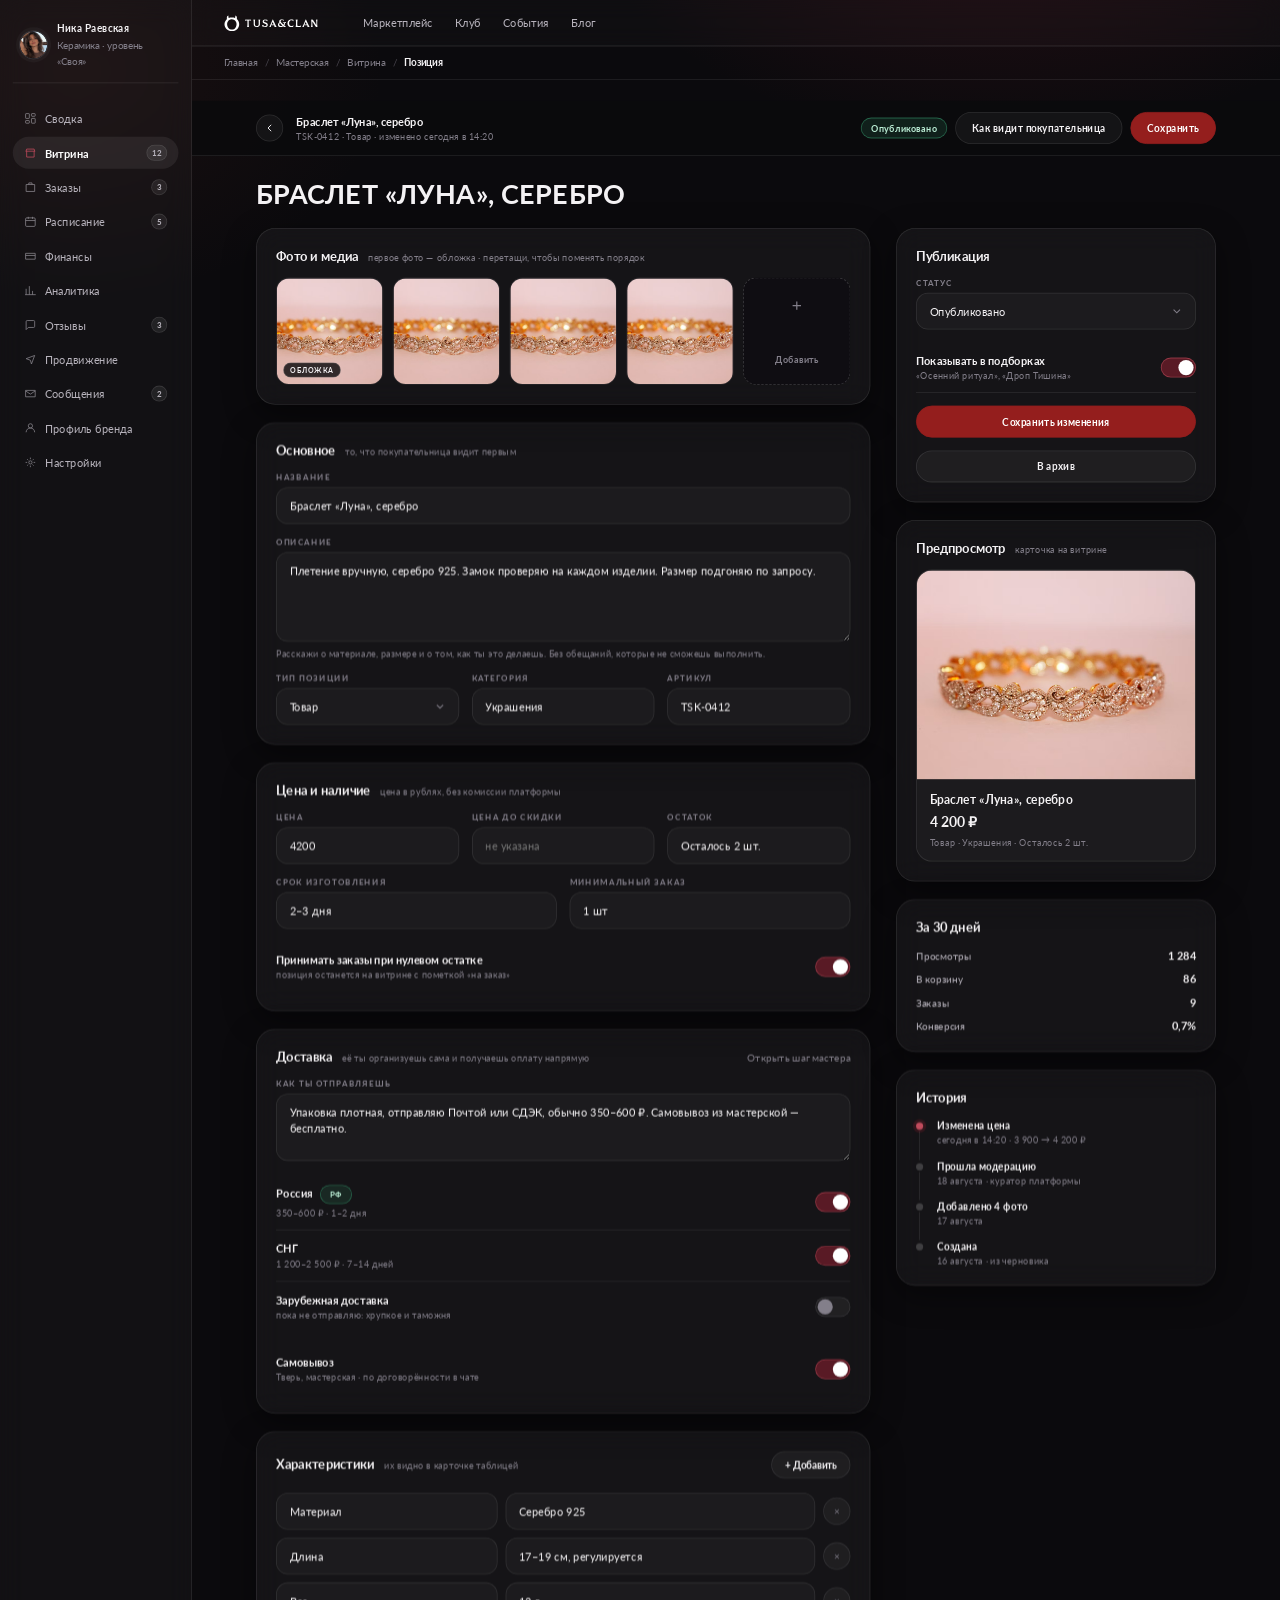
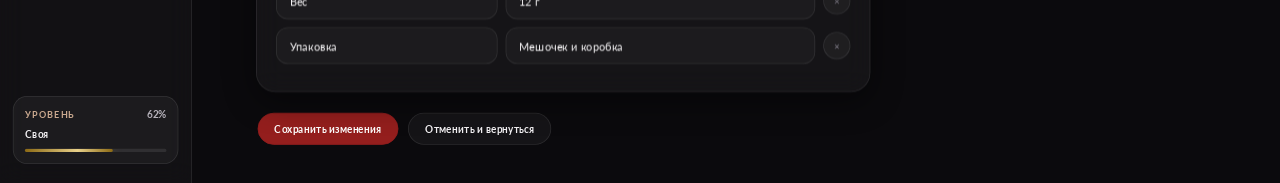
<file: poziciya.html>
<!DOCTYPE html>
<html lang="ru">
<head>
<meta charset="utf-8">
<title>Витрина · Кабинет селлера · Made by THOUSUKA</title>
<link rel="stylesheet" href="assets/colors_and_type.css">
<style>
@font-face{font-family:'Lato';src:url('assets/fonts/Lato-Light.ttf') format('truetype');font-weight:300;font-display:swap}
@font-face{font-family:'Lato';src:url('assets/fonts/Lato-Regular.ttf') format('truetype');font-weight:400;font-display:swap}
@font-face{font-family:'Lato';src:url('assets/fonts/Lato-Italic.ttf') format('truetype');font-weight:400;font-style:italic;font-display:swap}
@font-face{font-family:'Lato';src:url('assets/fonts/Lato-Bold.ttf') format('truetype');font-weight:700;font-display:swap}
:root{--bg:#0B0A0D;--glass:rgba(255,255,255,0.045);--glass-2:rgba(255,255,255,0.07);--glass-border:rgba(255,255,255,0.10);--glass-border-strong:rgba(255,255,255,0.18);--text-1:#F4F2F4;--text-2:#B7B3BC;--text-3:#837F8A;--crimson:#9D2235;--crimson-soft:#C04B5C;--crimson-tint:rgba(157,34,53,0.16);--cta:#941E1D;--cta-hover:#B0292A;--orange:#C75D45;--beige:#C9A88F;--gold:#E8D08A;--green:#3FB984;--font-ui:'Lato','Helvetica Neue',sans-serif;--r-card:24px;--r-btn:9999px;--shadow-card:0 12px 40px rgba(0,0,0,0.45);--ease:cubic-bezier(0.25,0.46,0.45,0.94);--t:200ms}
*{box-sizing:border-box}
body{margin:0;background:#08070a;font-family:var(--font-ui);color:var(--text-1);-webkit-font-smoothing:antialiased;text-rendering:optimizeLegibility}
a{color:inherit;text-decoration:none}a:hover{color:var(--text-1)}
button{font-family:inherit;cursor:pointer}
:focus-visible{outline:2px solid var(--crimson-soft);outline-offset:2px;border-radius:6px}
.desk{padding:48px;display:flex;flex-direction:column;align-items:center;gap:32px;min-width:min-content}
.stack{width:100%;display:flex;flex-direction:column;gap:12px}
.stack--d{width:1600px;max-width:none;margin:0 auto}.stack--d .frame{width:1600px;flex:none}
.stack--f{width:1360px;max-width:none;margin:0 auto}.stack--f .frame{width:1360px;flex:none}
.stack--m{width:390px;max-width:none;margin:0 auto}
.framelabel{font-size:11px;font-weight:700;letter-spacing:.16em;text-transform:uppercase;color:#4a464f}
.frame{position:relative;background:var(--bg);border:1px solid rgba(255,255,255,.07);border-radius:8px;overflow:hidden}
.frame::before{content:"";position:absolute;inset:0;pointer-events:none;background:radial-gradient(900px 600px at 78% -8%,rgba(157,34,53,0.20),transparent 60%),radial-gradient(700px 520px at 6% 4%,rgba(124,52,40,0.12),transparent 55%)}
/* type */
.display{font-weight:700;font-size:34px;line-height:42px;letter-spacing:.01em;margin:0;text-transform:uppercase}
.h2{font-weight:700;font-size:20px;line-height:28px;letter-spacing:-.01em;margin:0}
.body{font-size:14px;line-height:22px;color:var(--text-2)}
.sm{font-size:13px;line-height:19px}
.xs{font-size:12px;line-height:16px}
.eyebrow{font-size:11px;line-height:1;font-weight:700;letter-spacing:.16em;text-transform:uppercase;color:var(--text-3)}
.t2{color:var(--text-2)}.t3{color:var(--text-3)}.gold{color:var(--gold)}
.num{font-variant-numeric:tabular-nums;font-weight:700}
/* orb */
.orb{position:relative;display:grid;place-items:center;border-radius:50%;background:radial-gradient(120% 120% at 30% 22%,rgba(255,255,255,0.16),rgba(255,255,255,0.03) 42%,rgba(255,255,255,0.012) 70%),rgba(255,255,255,0.03);border:1px solid rgba(255,255,255,0.10);box-shadow:inset 0 1px 1px rgba(255,255,255,0.22),inset 0 -8px 18px rgba(0,0,0,0.45),0 6px 18px rgba(0,0,0,0.40);backdrop-filter:blur(14px);color:#fff;flex:none}
.orb::after{content:"";position:absolute;left:14%;right:24%;top:8%;height:36%;border-radius:50%;background:linear-gradient(180deg,rgba(255,255,255,0.28),rgba(255,255,255,0));filter:blur(2px);pointer-events:none}
.orb svg{position:relative;z-index:1;stroke-width:1.5;fill:none;stroke:currentColor}
.orb--lg{width:56px;height:56px}.orb--lg svg{width:24px;height:24px}
/* shell */
.app{position:relative;display:grid;grid-template-columns:240px 1fr;min-height:1180px}
.side{width:240px;background:rgba(255,255,255,.03);border-right:1px solid var(--glass-border);backdrop-filter:blur(16px);padding:24px 16px;display:flex;flex-direction:column;gap:24px}
.wordmark{padding:0 8px}
.wordmark b{display:block;font-weight:700;font-size:20px;letter-spacing:.16em}
.wordmark span{display:block;margin-top:3px;font-size:9px;font-weight:600;letter-spacing:.34em;text-transform:uppercase;color:var(--text-3)}
.mode{display:grid;grid-template-columns:1fr 1fr;gap:4px;background:var(--glass);border:1px solid var(--glass-border);border-radius:var(--r-btn);padding:4px}
.mode button{border:0;border-radius:var(--r-btn);background:transparent;color:var(--text-3);font-size:13px;font-weight:600;height:34px;transition:color var(--t) var(--ease),background var(--t) var(--ease)}
.mode button:hover{color:var(--text-2)}
.mode button.on{background:var(--cta);color:#fff;box-shadow:0 0 20px rgba(157,34,53,.38)}
.nav{display:flex;flex-direction:column;gap:3px}
.nav a{display:flex;align-items:center;gap:10px;height:40px;padding:0 14px;border-radius:var(--r-btn);font-size:14px;font-weight:500;color:var(--text-2);transition:color var(--t) var(--ease),background var(--t) var(--ease)}
.nav a:hover{background:var(--glass);color:var(--text-1)}
.nav a.on{background:var(--glass-2);color:#fff;font-weight:600}
.nav a svg{width:16px;height:16px;flex:none;opacity:.7;fill:none;stroke:currentColor;stroke-width:1.5}
.nav a.on svg{opacity:1;color:var(--crimson-soft)}
.nav .badge{margin-left:auto;min-width:20px;height:20px;padding:0 6px;display:grid;place-items:center;border-radius:var(--r-btn);background:var(--glass-2);border:1px solid var(--glass-border);font-size:10px;font-weight:700;color:var(--text-2);font-variant-numeric:tabular-nums}
.sidefoot{margin-top:auto;display:flex;flex-direction:column;gap:12px}
.levelmini{border:1px solid var(--glass-border);border-radius:18px;background:var(--glass);padding:14px}
.levelmini .row{display:flex;justify-content:space-between;align-items:baseline}
.bar{height:4px;border-radius:var(--r-btn);background:rgba(255,255,255,.09);overflow:hidden;margin-top:9px}
.bar i{display:block;height:100%;border-radius:var(--r-btn);background:linear-gradient(90deg,#8B6914,#E8D08A 60%,#8B6914);box-shadow:0 0 14px rgba(232,208,138,.30)}
.me{display:flex;align-items:center;gap:10px;padding:8px;border-radius:18px;transition:background var(--t) var(--ease)}
.me:hover{background:var(--glass)}
.av{width:36px;height:36px;border-radius:50%;flex:none;background:var(--glass-2);border:1px solid var(--glass-border-strong);box-shadow:0 0 0 4px rgba(255,255,255,.03);display:grid;place-items:center;font-weight:700;font-size:14px;color:var(--text-2)}
/* content */
.main{position:relative;width:100%;max-width:1400px;margin:0 auto;padding:32px 48px;display:flex;flex-direction:column;gap:20px}
.card{background:var(--glass);border:1px solid var(--glass-border);border-radius:var(--r-card);backdrop-filter:blur(16px);box-shadow:var(--shadow-card)}
.head{display:flex;align-items:center;gap:16px}
.link{font-size:13px;font-weight:500;color:var(--text-3);transition:color var(--t)}
.link:hover{color:var(--text-1)}
/* buttons */
.btn{display:inline-flex;align-items:center;gap:8px;height:40px;padding:0 20px;border-radius:var(--r-btn);border:1px solid var(--glass-border);background:var(--glass);color:var(--text-1);font-size:13px;font-weight:600;transition:border-color var(--t) var(--ease),background var(--t) var(--ease),box-shadow var(--t) var(--ease)}
.btn:hover{background:var(--glass-2);border-color:var(--glass-border-strong)}
.btn svg{width:16px;height:16px;fill:none;stroke:currentColor;stroke-width:1.6}
.btn--cta{background:var(--cta);border-color:var(--cta);color:#fff}
.btn--cta:hover{background:var(--cta-hover);border-color:var(--cta-hover);box-shadow:0 0 24px rgba(157,34,53,.5)}
.btn--gold{border-color:rgba(232,208,138,.38);color:var(--gold);background:rgba(232,208,138,.06)}
.btn--gold:hover{background:rgba(232,208,138,.12);border-color:rgba(232,208,138,.6)}
.btn--sm{height:34px;padding:0 16px;font-size:12px}
.btn--ghost{background:transparent;border-color:transparent;color:var(--text-2)}
.btn--ghost:hover{background:var(--glass);color:var(--text-1)}
/* filter bar */
.filters{padding:18px 22px;display:flex;flex-direction:column;gap:16px}
.tabs{display:flex;gap:4px;background:var(--glass);border:1px solid var(--glass-border);border-radius:var(--r-btn);padding:4px;align-self:flex-start}
.tabs button{border:0;background:transparent;border-radius:var(--r-btn);height:34px;padding:0 16px;font-size:13px;font-weight:600;color:var(--text-3);display:inline-flex;align-items:center;gap:7px;transition:color var(--t),background var(--t)}
.tabs button:hover{color:var(--text-2)}
.tabs button.on{background:var(--glass-2);color:#fff}
.tabs .c{font-size:11px;font-weight:700;color:var(--text-3);font-variant-numeric:tabular-nums}
.tabs button.on .c{color:var(--crimson-soft)}
.chips{display:flex;flex-wrap:wrap;gap:8px}
.fchip{display:inline-flex;align-items:center;gap:7px;height:32px;padding:0 14px;border-radius:var(--r-btn);border:1px solid var(--glass-border);background:transparent;color:var(--text-2);font-size:12px;font-weight:600;transition:border-color var(--t),background var(--t),color var(--t)}
.fchip:hover{background:var(--glass);color:var(--text-1)}
.fchip .c{font-size:11px;font-weight:700;color:var(--text-3);font-variant-numeric:tabular-nums}
.fchip.on{background:var(--glass-2);border-color:var(--glass-border-strong);color:#fff}
.fchip.on .c{color:var(--text-2)}
.fchip .x{opacity:.5;font-weight:400;display:none}
.fchip.on .x{display:inline}
.fchip--reset{color:var(--crimson-soft);border-style:dashed}
.fchip--reset:hover{color:#F0C3C9;border-color:rgba(192,75,92,.5)}
.vempty{display:flex;flex-direction:column;align-items:center;justify-content:center;gap:5px;padding:56px 24px;text-align:center}
.vempty svg{width:34px;height:34px;fill:none;stroke:rgba(255,255,255,.22);stroke-width:1.4;stroke-linecap:round;margin-bottom:6px}
.vempty b{font-size:15px;font-weight:700;color:var(--text-2)}
.vempty p{margin:0 0 12px;font-size:12.5px;line-height:18px;font-weight:300;color:var(--text-3);max-width:340px;text-wrap:pretty}
tr[hidden]{display:none}
.vempty[hidden],.tfoot[hidden],.fchip[hidden]{display:none}
.vgrid{display:grid;grid-template-columns:repeat(4,minmax(0,1fr));gap:18px;padding:22px}
.vgrid[hidden]{display:none}
.vcard{display:flex;flex-direction:column;border-radius:22px;border:1px solid var(--glass-border);background:rgba(255,255,255,.03);overflow:hidden;transition:transform .4s cubic-bezier(.25,.46,.45,.94),border-color .4s cubic-bezier(.25,.46,.45,.94),box-shadow .4s cubic-bezier(.25,.46,.45,.94)}
.vcard:hover{transform:translateY(-4px);border-color:var(--glass-border-strong);box-shadow:0 4px 32px rgba(0,0,0,.6)}
.vcard[hidden]{display:none}
.vcard .ph{position:relative;aspect-ratio:4/3;background:#0F0D12}
.vcard .ph img{position:absolute;inset:0;width:100%;height:100%;object-fit:cover;display:block}
.vcard .ph .st{position:absolute;left:12px;top:12px;background:rgba(11,10,13,.82);border:1px solid rgba(255,255,255,.14);color:#EFEFEF;backdrop-filter:none}
.vcard .ph .st--ok{color:#B9EBD3;border-color:rgba(63,185,132,.5)}
.vcard .ph .st--mod{color:#F1E2B0;border-color:rgba(232,208,138,.45)}
.vcard .ph .st--warn{color:#F5CDA8;border-color:rgba(232,168,106,.5)}
.vcard .ph .st--bad{color:#F0C3C9;border-color:rgba(192,75,92,.55)}
.vcard .ph .st--mute{color:#D6D3DA;border-color:rgba(255,255,255,.2)}
.vcard .bd{padding:15px 16px 17px;display:flex;flex-direction:column;gap:9px;flex:1}
.vcard .nm{font-size:14px;line-height:19px;font-weight:700;color:var(--text-1)}
.vcard .mt{font-size:11.5px;color:var(--text-3);display:flex;gap:9px;flex-wrap:wrap}
.vcard .ft{margin-top:auto;display:flex;align-items:baseline;justify-content:space-between;gap:10px;padding-top:4px}
.vcard .pr{font-size:16px;font-weight:700;font-variant-numeric:tabular-nums;white-space:nowrap}
.vcard .vw{font-size:11.5px;color:var(--text-3);font-variant-numeric:tabular-nums;white-space:nowrap}
.rowmenu{position:absolute;z-index:70;min-width:216px;padding:7px;border-radius:18px;border:1px solid var(--glass-border-strong);background:#15121A;box-shadow:0 4px 38px rgba(0,0,0,.7);display:none;flex-direction:column;gap:1px}
.rowmenu.on{display:flex}
.rowmenu button{display:flex;align-items:center;width:100%;padding:9px 12px;border:0;border-radius:12px;background:none;text-align:left;font:inherit;font-size:13px;color:var(--text-2);cursor:pointer}
.rowmenu button:hover{background:rgba(255,255,255,.06);color:#fff}
.rowmenu button.dang{color:var(--crimson-soft)}
.rowmenu button.dang:hover{background:rgba(157,34,53,.18);color:#F0C3C9}
.rowmenu i{display:block;height:1px;margin:5px 8px;background:var(--glass-border)}
.rowmenu .hd{padding:7px 12px 9px;font-size:11px;line-height:15px;color:var(--text-3)}
.rowmenu .hd b{display:block;color:var(--text-1);font-size:12.5px;margin-bottom:3px}
.more.act{color:#fff;background:rgba(255,255,255,.08)}
.name button{background:none;border:0;padding:0;font:inherit;color:inherit;text-align:left;cursor:pointer}
.name button:hover{color:#F0C3C9}
.vscrim{position:absolute;inset:0;z-index:80;display:flex;align-items:center;justify-content:center;padding:40px;background:rgba(7,6,9,.74);opacity:0;pointer-events:none;transition:opacity .35s cubic-bezier(.25,.46,.45,.94)}
.vscrim.on{opacity:1;pointer-events:auto}
.vmodal{width:560px;max-width:100%;max-height:100%;overflow-y:auto;overflow-x:hidden;position:relative;border-radius:28px;border:1px solid var(--glass-border-strong);background:#15121A;box-shadow:0 4px 48px rgba(0,0,0,.72);padding:26px 26px 24px;transform:translateY(10px);transition:transform .35s cubic-bezier(.25,.46,.45,.94)}
.vscrim.on .vmodal{transform:none}
.vmodal *{min-width:0}
.vmodal h3{margin:0;font-size:21px;font-weight:700;letter-spacing:.03em;text-transform:uppercase;color:#EFEFEF}
.vmodal .sub{margin:8px 0 20px;font-size:12.5px;line-height:18px;color:var(--text-3)}
.vx{position:absolute;top:18px;right:18px;width:32px;height:32px;border-radius:50%;border:1px solid var(--glass-border);background:rgba(255,255,255,.04);color:var(--text-2);font-size:15px;cursor:pointer}
.vx:hover{color:#fff;border-color:rgba(192,75,92,.5)}
.vf{display:flex;flex-direction:column;gap:7px;margin-bottom:14px}
.vf>span{font-size:10px;font-weight:700;letter-spacing:.14em;text-transform:uppercase;color:var(--text-3)}
.vf input,.vf textarea,.vf select{width:100%;height:44px;padding:0 15px;border-radius:14px;border:1px solid var(--glass-border);background:rgba(255,255,255,.03);color:#EFEFEF;font:inherit;font-size:14px}
.vf textarea{height:84px;padding:12px 15px;line-height:19px;resize:vertical}
.vf select option{background:#171419}
.vrow2{display:grid;grid-template-columns:minmax(0,1fr) minmax(0,1fr);gap:14px}
.vhead{display:flex;gap:15px;align-items:center;margin-bottom:20px}
.vhead .thumb{width:62px;height:62px;border-radius:16px}
.vnote{display:flex;flex-direction:column;padding:14px 15px;border-radius:16px;border:1px solid var(--glass-border);background:rgba(255,255,255,.03);font-size:12.5px;line-height:18px;color:var(--text-2);margin-bottom:11px}
.vnote b{color:var(--text-1);display:block;margin-bottom:4px}
.vnote--bad{border-color:rgba(192,75,92,.34);background:rgba(157,34,53,.11)}
.vfoot{display:flex;gap:10px;margin-top:20px}
.frow{display:flex;gap:12px;align-items:center;border-top:1px solid var(--glass-border);padding-top:16px}
.field{flex:1;display:flex;align-items:center;gap:10px;height:44px;padding:0 18px;border-radius:var(--r-btn);background:var(--glass);border:1px solid var(--glass-border);color:var(--text-3);font-size:14px}
.field svg{width:17px;height:17px;fill:none;stroke:currentColor;stroke-width:1.6;flex:none}
.field:hover{border-color:var(--glass-border-strong)}
.select{display:inline-flex;align-items:center;gap:10px;height:44px;padding:0 18px;border-radius:var(--r-btn);background:var(--glass);border:1px solid var(--glass-border);font-size:13px;font-weight:600;color:var(--text-1)}
.select svg{width:14px;height:14px;fill:none;stroke:currentColor;stroke-width:1.8;opacity:.6}
.vtoggle{display:flex;gap:3px;background:var(--glass);border:1px solid var(--glass-border);border-radius:var(--r-btn);padding:4px}
.vtoggle button{width:36px;height:34px;border:0;border-radius:var(--r-btn);background:transparent;color:var(--text-3);display:grid;place-items:center}
.vtoggle button svg{width:16px;height:16px;fill:none;stroke:currentColor;stroke-width:1.6}
.vtoggle button.on{background:var(--glass-2);color:#fff}
/* bulk bar */
.bulk{padding:14px 22px;display:flex;align-items:center;gap:12px;border-color:rgba(192,75,92,.30);background:linear-gradient(90deg,rgba(157,34,53,.16),rgba(157,34,53,.05))}
.bulk .cnt{font-size:15px;font-weight:700}
.bulk .acts{display:flex;gap:8px;margin-left:auto;align-items:center}
/* table */
.tbl{width:100%;border-collapse:collapse}
.tbl th{text-align:left;padding:0 16px;height:40px;background:rgba(255,255,255,.03);font-size:11px;font-weight:700;letter-spacing:.14em;text-transform:uppercase;color:var(--text-3);border-bottom:1px solid var(--glass-border);white-space:nowrap}
.tbl th:first-child{padding-left:22px}.tbl th:last-child{padding-right:22px}
.tbl td{padding:0 16px;height:56px;border-bottom:1px solid var(--glass-border);font-size:14px;vertical-align:middle}
.tbl td:first-child{padding-left:22px}.tbl td:last-child{padding-right:22px}
.tbl tr:last-child td{border-bottom:0}
.tbl tbody tr{transition:background var(--t) var(--ease)}
.tbl tbody tr:hover{background:rgba(255,255,255,.055)}
.tbl tbody tr.sel{background:rgba(157,34,53,.10)}
.tbl .r{text-align:right;font-variant-numeric:tabular-nums;font-weight:700}
.cb{width:18px;height:18px;border-radius:5px;border:1px solid var(--glass-border-strong);background:var(--glass);display:grid;place-items:center;flex:none}
.cb svg{width:11px;height:11px;fill:none;stroke:#fff;stroke-width:2.4;opacity:0}
.cb.on{background:var(--cta);border-color:var(--cta)}
.cb.on svg{opacity:1}
.thumb{width:48px;height:48px;border-radius:14px;background:var(--glass-2);border:1px solid var(--glass-border);display:grid;place-items:center;font-weight:700;font-size:16px;color:var(--text-3);flex:none}
.name{font-weight:600;font-size:14px;line-height:19px}
.tbadge{display:inline-block;margin-top:4px;font-size:10px;font-weight:700;letter-spacing:.14em;text-transform:uppercase;color:var(--text-3)}
.ibadge{display:inline-flex;align-items:center;height:20px;padding:0 9px;margin-left:8px;border-radius:var(--r-btn);border:1px solid var(--glass-border);background:var(--glass);font-size:10px;font-weight:700;letter-spacing:.06em;color:var(--text-2);vertical-align:middle}
.ibadge--warn{border-color:rgba(199,93,69,.34);background:rgba(199,93,69,.12);color:#DFA089}
.ibadge--gold{border-color:rgba(232,208,138,.30);background:rgba(232,208,138,.08);color:var(--beige)}
.st{display:inline-flex;align-items:center;height:26px;padding:0 12px;border-radius:var(--r-btn);font-size:11px;font-weight:700;letter-spacing:.06em;white-space:nowrap;border:1px solid transparent}
.st--ok{color:#79C5A2;background:rgba(63,185,132,.12);border-color:rgba(63,185,132,.22)}
.st--mod{color:var(--beige);background:rgba(201,168,143,.12);border-color:rgba(201,168,143,.24)}
.st--warn{color:#DFA089;background:rgba(199,93,69,.14);border-color:rgba(199,93,69,.28)}
.st--bad{color:#DFA3AC;background:var(--crimson-tint);border-color:rgba(192,75,92,.30)}
.st--mute{color:var(--text-3);background:rgba(255,255,255,.05);border-color:var(--glass-border)}
.more{width:32px;height:32px;border-radius:50%;border:1px solid transparent;background:transparent;color:var(--text-3);display:grid;place-items:center;transition:background var(--t),color var(--t)}
.more:hover{background:var(--glass-2);color:var(--text-1)}
.more svg{width:16px;height:16px;fill:currentColor}
.tfoot{display:flex;align-items:center;justify-content:space-between;padding:16px 22px;border-top:1px solid var(--glass-border)}
/* empty + limit */
.empty{padding:64px 40px;display:flex;flex-direction:column;align-items:center;text-align:center}
.empty svg.ill{width:180px;height:120px;fill:none;stroke:var(--text-1);stroke-width:1;opacity:.16}
.startcards{display:grid;grid-template-columns:repeat(4,1fr);gap:14px;width:100%;max-width:900px;margin-top:36px}
.start{padding:22px;border-radius:20px;border:1px solid var(--glass-border);background:var(--glass);text-align:left;display:flex;flex-direction:column;gap:10px;transition:transform var(--t) var(--ease),border-color var(--t) var(--ease)}
.start:hover{transform:translateY(-4px);border-color:var(--glass-border-strong)}
.limit{display:flex;align-items:center;gap:18px;padding:20px 24px;border-color:rgba(232,208,138,.24);background:linear-gradient(90deg,rgba(232,208,138,.09),rgba(232,208,138,.02))}
/* mobile */
.m{width:390px;height:844px;overflow-y:auto;scrollbar-width:none}
.m::-webkit-scrollbar{display:none}
.mtop{position:sticky;top:0;z-index:5;background:rgba(11,10,13,.78);backdrop-filter:blur(18px);border-bottom:1px solid var(--glass-border);padding:14px 16px;display:flex;flex-direction:column;gap:12px}
.mtop .r1{display:flex;align-items:center;gap:12px}
.mtabs{display:flex;gap:6px;overflow-x:auto;scrollbar-width:none;margin:0 -16px;padding:0 16px}
.mtabs::-webkit-scrollbar{display:none}
.mtabs button{flex:none;border:1px solid var(--glass-border);background:transparent;color:var(--text-2);border-radius:var(--r-btn);height:32px;padding:0 14px;font-size:12px;font-weight:600;white-space:nowrap}
.mtabs button.on{background:var(--glass-2);border-color:var(--glass-border-strong);color:#fff}
.mbody{position:relative;padding:16px;display:flex;flex-direction:column;gap:12px}
.mcard{display:flex;gap:12px;padding:14px;border-radius:20px;border:1px solid var(--glass-border);background:var(--glass);backdrop-filter:blur(16px)}
.mcard .thumb{width:64px;height:64px;border-radius:16px;font-size:18px}
.mrow{display:flex;align-items:center;gap:8px;margin-top:8px;flex-wrap:wrap}
.sheet{position:absolute;left:0;right:0;bottom:0;background:rgba(16,14,19,.96);backdrop-filter:blur(24px);border-top:1px solid var(--glass-border-strong);border-radius:28px 28px 0 0;padding:10px 16px 24px;box-shadow:0 -20px 60px rgba(0,0,0,.6)}
.grabber{width:40px;height:4px;border-radius:2px;background:rgba(255,255,255,.18);margin:0 auto 16px}
.scrim{position:absolute;inset:0;background:rgba(0,0,0,.55);backdrop-filter:blur(2px)}
.mbulk{position:sticky;bottom:0;z-index:5;display:flex;align-items:center;gap:10px;padding:14px 16px;background:rgba(29,12,16,.92);backdrop-filter:blur(18px);border-top:1px solid rgba(192,75,92,.30)}
.tabbar{position:sticky;bottom:0;z-index:5;display:grid;grid-template-columns:repeat(5,1fr);background:rgba(11,10,13,.80);backdrop-filter:blur(18px);border-top:1px solid var(--glass-border);padding:9px 4px 12px}
.tab{display:flex;flex-direction:column;align-items:center;gap:5px;font-size:10px;font-weight:600;color:var(--text-3);padding:2px 0}
.tab svg{width:20px;height:20px;fill:none;stroke:currentColor;stroke-width:1.5}
.tab.on{color:#fff}.tab.on svg{color:var(--crimson-soft)}
</style>
<link rel="stylesheet" href="demo.css">
<style>.av--img{overflow:hidden;padding:0;background:#0F0D12}.av--img img{width:100%;height:100%;object-fit:cover;display:block;border-radius:50%}</style>
<style>.tbl td.r,.tbl th.r,.tbl .num,.tbl .st,.tbl .ibadge,.tbl .tbadge{white-space:nowrap}.tbl .name{text-wrap:pretty}.tbl th:nth-child(3),.tbl td:nth-child(3){width:108px}.tbl th:nth-child(5),.tbl td:nth-child(5){width:96px}.tbl th:nth-child(6),.tbl td:nth-child(6){width:104px}.tbl th:nth-child(7),.tbl td:nth-child(7){width:84px}.tbl th:nth-child(8),.tbl td:nth-child(8){width:72px}.tbl th:nth-child(9),.tbl td:nth-child(9){width:150px}</style>
<style>.thumb--img{overflow:hidden;padding:0;background:#0F0D12;position:relative}.thumb--img img{position:absolute;inset:0;width:100%;height:100%;object-fit:cover;display:block}</style>
<style>.dm-logo{height:20px;width:auto;display:block}.dm-sub{font-size:9px;font-weight:700;letter-spacing:.2em;text-transform:uppercase;color:#837F8A;white-space:nowrap}.side-logo{height:22px;width:auto;display:block}.gnav-logo{height:20px;width:auto;display:block;flex:none}</style>

<style>
[hidden]{display:none!important}
.app{min-height:auto}
.main{max-width:1600px;padding:26px 80px 48px;gap:22px}
.pbar{position:relative;z-index:40;display:flex;align-items:center;gap:16px;padding:14px 80px;margin:0 -80px 4px;background:rgba(11,10,13,.9);border-bottom:1px solid var(--glass-border)}
.pbar .bk{width:34px;height:34px;border-radius:50%;display:grid;place-items:center;border:1px solid var(--glass-border);background:var(--glass);flex:none}
.pbar .bk svg{width:16px;height:16px;fill:none;stroke:currentColor;stroke-width:1.8}
.pbar .ttl{font-size:14px;font-weight:700}
.pbar .sb{font-size:11.5px;color:var(--text-3);margin-top:3px}
.pbar .sp{margin-left:auto;display:flex;gap:10px;align-items:center}
.saved{font-size:12px;color:var(--green);opacity:0;transition:opacity .3s var(--ease)}
.saved.on{opacity:1}
.split{display:grid;grid-template-columns:minmax(0,1fr) 400px;gap:32px;align-items:start}
.col,.rail{display:flex;flex-direction:column;gap:22px}

.sec{padding:24px}
.sec__h{display:flex;align-items:baseline;gap:12px;margin-bottom:18px}
.sec__h h2{margin:0;font-size:16px;font-weight:700}
.sec__h span{font-size:11.5px;color:var(--text-3)}
.sec__h .rt{margin-left:auto}
.f{display:flex;flex-direction:column;gap:7px}
.f>label{font-size:10px;font-weight:700;letter-spacing:.14em;text-transform:uppercase;color:var(--text-3)}
.f input,.f textarea,.f select{width:100%;height:46px;padding:0 16px;border-radius:15px;border:1px solid var(--glass-border);background:rgba(255,255,255,.03);color:var(--text-1);font:inherit;font-size:14px;transition:border-color var(--t) var(--ease)}
.f input:focus,.f textarea:focus,.f select:focus{border-color:rgba(192,75,92,.5);outline:none}
.f textarea{height:112px;padding:13px 16px;line-height:20px;resize:vertical}
.f select{appearance:none;-webkit-appearance:none;padding-right:42px;background-image:url("data:image/svg+xml;utf8,<svg xmlns='http://www.w3.org/2000/svg' viewBox='0 0 24 24' fill='none' stroke='%23837F8A' stroke-width='2'><path d='M6 9l6 6 6-6'/></svg>");background-repeat:no-repeat;background-position:right 15px center;background-size:16px}
.f select option{background:#171419}
.f .hint{font-size:11.5px;line-height:16px;color:var(--text-3)}
.g2{display:grid;grid-template-columns:minmax(0,1fr) minmax(0,1fr);gap:16px}
.g3{display:grid;grid-template-columns:repeat(3,minmax(0,1fr));gap:16px}
.stackf{display:flex;flex-direction:column;gap:16px}
.media{display:grid;grid-template-columns:repeat(5,minmax(0,1fr));gap:12px}
.mi{position:relative;aspect-ratio:1;border-radius:16px;overflow:hidden;border:1px solid var(--glass-border);background:#0F0D12}
.mi img{position:absolute;inset:0;width:100%;height:100%;object-fit:cover}
.mi.cover::after{content:"Обложка";position:absolute;left:8px;bottom:8px;padding:3px 8px;border-radius:9999px;background:rgba(11,10,13,.82);border:1px solid rgba(255,255,255,.16);font-size:9px;font-weight:700;letter-spacing:.08em;text-transform:uppercase}
.mi .del{position:absolute;right:7px;top:7px;width:24px;height:24px;border-radius:50%;border:1px solid rgba(255,255,255,.2);background:rgba(11,10,13,.78);color:#fff;font-size:12px;line-height:1;display:grid;place-items:center;opacity:0;transition:opacity var(--t) var(--ease)}
.mi:hover .del{opacity:1}
.mi--add{display:grid;place-items:center;border-style:dashed;border-color:var(--glass-border-strong);color:var(--text-3);gap:5px;font-size:11.5px;font-weight:700}
.mi--add svg{width:18px;height:18px;fill:none;stroke:currentColor;stroke-width:2}
.mi--add:hover{color:#fff;border-color:rgba(192,75,92,.5)}
.zn{display:inline-flex;align-items:center;height:24px;padding:0 11px;border-radius:9999px;font-size:10px;font-weight:700;letter-spacing:.1em;text-transform:uppercase;border:1px solid var(--glass-border);color:var(--text-3);background:rgba(255,255,255,.03)}
.zn--on{color:#B9EBD3;border-color:rgba(63,185,132,.42);background:rgba(63,185,132,.12)}
.zrow{display:flex;align-items:center;gap:14px;padding:14px 0;border-bottom:1px solid var(--glass-border)}
.zrow:last-child{border-bottom:0}
.zrow .tx{flex:1}
.zrow .tx b{display:block;font-size:14px;font-weight:700}
.zrow .tx>span:not(.zn){display:block;font-size:11.5px;color:var(--text-3);margin-top:4px}
.tg{width:44px;height:25px;border-radius:9999px;border:1px solid var(--glass-border);background:rgba(255,255,255,.05);position:relative;flex:none;transition:background var(--t) var(--ease),border-color var(--t) var(--ease)}
.tg i{position:absolute;top:2px;left:2px;width:19px;height:19px;border-radius:50%;background:var(--text-3);transition:transform var(--t) var(--ease),background var(--t) var(--ease)}
.tg.on{background:rgba(157,34,53,.5);border-color:rgba(192,75,92,.6)}
.tg.on i{transform:translateX(19px);background:#fff}
.attr{display:grid;grid-template-columns:minmax(0,1fr) minmax(0,1.4fr) 34px;gap:10px;align-items:center;margin-bottom:10px}
.attr .rm{width:34px;height:34px;border-radius:50%;border:1px solid var(--glass-border);background:var(--glass);color:var(--text-3);font-size:13px}
.attr .rm:hover{color:#F0C3C9;border-color:rgba(192,75,92,.5)}
.pv{border-radius:20px;overflow:hidden;border:1px solid var(--glass-border);background:rgba(255,255,255,.03)}
.pv .im{position:relative;aspect-ratio:4/3;background:#0F0D12}
.pv .im img{position:absolute;inset:0;width:100%;height:100%;object-fit:cover}
.pv .bd{padding:15px 16px 17px;display:flex;flex-direction:column;gap:8px}
.pv .nm{font-size:15px;font-weight:700;line-height:20px}
.pv .pr{font-size:17px;font-weight:700;font-variant-numeric:tabular-nums}
.pv .mt{font-size:11.5px;color:var(--text-3)}
.st{display:inline-flex;align-items:center;height:26px;padding:0 12px;border-radius:9999px;font-size:11px;font-weight:700;letter-spacing:.04em;border:1px solid transparent}
.st--ok{color:#B9EBD3;border-color:rgba(63,185,132,.45);background:rgba(63,185,132,.13)}
.st--mod{color:#F1E2B0;border-color:rgba(232,208,138,.42);background:rgba(232,208,138,.1)}
.st--warn{color:#F5CDA8;border-color:rgba(232,168,106,.45);background:rgba(232,168,106,.1)}
.st--bad{color:#F0C3C9;border-color:rgba(192,75,92,.5);background:rgba(157,34,53,.16)}
.st--mute{color:#D6D3DA;border-color:rgba(255,255,255,.18);background:rgba(255,255,255,.05)}
.kv{display:flex;flex-direction:column;gap:12px}
.kv>div{display:flex;align-items:baseline;justify-content:space-between;gap:14px}
.kv .k{font-size:13px;color:var(--text-2)}
.kv .v{font-size:14px;font-weight:700;font-variant-numeric:tabular-nums}
.note{display:flex;flex-direction:column;padding:14px 16px;border-radius:16px;border:1px solid var(--glass-border);background:rgba(255,255,255,.03);font-size:12.5px;line-height:18px;color:var(--text-2)}
.note b{display:block;color:var(--text-1);margin-bottom:4px}
.note--bad{border-color:rgba(192,75,92,.34);background:rgba(157,34,53,.11)}
.tl{display:flex;flex-direction:column;gap:0}
.tl>div{position:relative;padding:0 0 18px 26px}
.tl>div:last-child{padding-bottom:0}
.tl b{position:absolute;left:0;top:4px;width:9px;height:9px;border-radius:50%;background:rgba(255,255,255,.18)}
.tl>div::after{content:"";position:absolute;left:4px;top:15px;bottom:0;width:1px;background:var(--glass-border)}
.tl>div:last-child::after{display:none}
.tl .now b{background:var(--crimson-soft);box-shadow:0 0 0 4px rgba(157,34,53,.22)}
.tl p{margin:0;font-size:13px;font-weight:600}
.tl p span{display:block;font-size:11.5px;font-weight:400;color:var(--text-3);margin-top:3px}
</style>
<link rel="stylesheet" href="demo.css">
<style>.av--img{overflow:hidden;padding:0;background:#0F0D12}.av--img img{width:100%;height:100%;object-fit:cover;display:block;border-radius:50%}</style>
<style>.prof{display:flex;gap:11px;align-items:center;padding:2px 8px 18px;border-bottom:1px solid var(--glass-border);text-decoration:none;color:inherit}.prof:hover .sm{color:var(--crimson-soft)}.orb--sm{width:32px;height:32px}.orb--sm svg{width:15px;height:15px}.gnav{display:flex;align-items:center;gap:32px;height:58px;padding:0 40px;border-bottom:1px solid var(--glass-border);background:rgba(255,255,255,.02);backdrop-filter:blur(14px)}.gnav-logo{height:20px;width:auto;display:block}.gnav .lnk{display:flex;gap:28px;margin-left:20px}.gnav .lnk a{font-size:14px;color:var(--text-2)}.gnav .lnk a:hover{color:#fff}.gnav .rt{margin-left:auto;display:flex;align-items:center;gap:10px}.crumbs{display:flex;align-items:center;gap:9px;padding:13px 40px;border-bottom:1px solid var(--glass-border);font-size:12px;color:var(--text-3)}.crumbs a{color:var(--text-3)}.crumbs a:hover{color:var(--crimson-soft)}.crumbs i{font-style:normal;color:#4a464f}.crumbs b{color:var(--text-1);font-weight:600}.av--sm{width:30px;height:30px;font-size:11px;box-shadow:none}</style>
</head>
<body class="dm">
<div class="dm-bar">
  <a class="dm-home" href="index.html"><img src="logo.svg" alt="THOUSUKA" class="dm-logo" /><span class="dm-sub">Кабинет селлера · демо</span></a>
  <div class="dm-now"><b>Позиция</b><span data-barsub>редактирование</span></div>
  <div class="dm-nav">
    <a class="dm-btn" href="vitrina.html" title="Витрина">←</a>
    <select class="dm-sel" onchange="location.href=this.value">
      <option value="svodka.html">Сводка</option><option value="vitrina.html">Витрина</option><option value="poziciya.html" selected>Позиция · редактирование</option><option value="novaya-poziciya.html">Новая позиция · доставка</option><option value="zakazy.html">Заказы</option><option value="zakaz-1043.html">Заказ №1043</option><option value="raspisanie.html">Расписание</option><option value="finansy.html">Финансы</option><option value="analitika.html">Аналитика</option><option value="otzyvy.html">Отзывы</option><option value="prodvizhenie.html">Продвижение</option><option value="soobscheniya.html">Сообщения</option><option value="profil.html">Профиль бренда</option><option value="nastroyki.html">Настройки</option>
    </select>
    <a class="dm-btn" href="zakazy.html" title="Дальше">→</a>
  </div>
</div>
<div class="dm-stage"><div class="frame" style="width:1600px">
<div class="app">
  <aside class="side">
    <a href="profil.html" class="prof"><span class="av av--img"><img src="img/avatar.png" alt="" /></span><span><span class="sm" style="font-weight:700;display:block">Ника Раевская</span><span class="xs t3">Керамика · уровень «Своя»</span></span></a>
    <nav class="nav"><a href="svodka.html"><svg viewBox="0 0 24 24"><rect x="3" y="3" width="7" height="9" rx="1"></rect><rect x="14" y="3" width="7" height="5" rx="1"></rect><rect x="14" y="12" width="7" height="9" rx="1"></rect><rect x="3" y="16" width="7" height="5" rx="1"></rect></svg>Сводка</a><a href="vitrina.html" class="on" class="on"><svg viewBox="0 0 24 24"><path d="M3 9h18M4 9l1-4h14l1 4M5 9v11h14V9"></path></svg>Витрина<span class="badge">12</span></a><a href="zakazy.html"><svg viewBox="0 0 24 24"><path d="M4 7h16v13H4zM9 7V4h6v3"></path></svg>Заказы<span class="badge">3</span></a><a href="raspisanie.html"><svg viewBox="0 0 24 24"><rect x="3" y="5" width="18" height="16" rx="2"></rect><path d="M3 10h18M8 3v4M16 3v4"></path></svg>Расписание<span class="badge">5</span></a><a href="finansy.html"><svg viewBox="0 0 24 24"><path d="M3 7h18v11H3zM3 11h18"></path></svg>Финансы</a><a href="analitika.html"><svg viewBox="0 0 24 24"><path d="M4 20V9M10 20V4M16 20v-7M22 20H2"></path></svg>Аналитика</a><a href="otzyvy.html"><svg viewBox="0 0 24 24"><path d="M20 15a2 2 0 0 1-2 2H8l-4 4V6a2 2 0 0 1 2-2h12a2 2 0 0 1 2 2z"></path></svg>Отзывы<span class="badge">3</span></a><a href="prodvizhenie.html"><svg viewBox="0 0 24 24"><path d="M4 11l16-6-6 16-2-7z"></path></svg>Продвижение</a><a href="soobscheniya.html"><svg viewBox="0 0 24 24"><path d="M3 6h18v12H3z"></path><path d="M3 7l9 6 9-6"></path></svg>Сообщения<span class="badge">2</span></a><a href="profil.html"><svg viewBox="0 0 24 24"><path d="M4 20a8 8 0 0 1 16 0"></path><circle cx="12" cy="8" r="4"></circle></svg>Профиль бренда</a><a href="nastroyki.html"><svg viewBox="0 0 24 24"><circle cx="12" cy="12" r="3"></circle><path d="M12 3v3M12 18v3M3 12h3M18 12h3M6 6l2 2M16 16l2 2M18 6l-2 2M8 16l-2 2"></path></svg>Настройки</a></nav>
    <div class="sidefoot">
      <div class="levelmini">
        <div class="row"><span class="eyebrow" style="color:var(--beige)">Уровень</span><span class="xs num t2">62%</span></div>
        <div class="sm" style="margin-top:7px;font-weight:700">Своя</div>
        <div class="bar"><i style="width:62%"></i></div>
      </div>
    </div>
  </aside>
<div>
    <div class="gnav">
      <img src="logo.svg" alt="THOUSUKA" class="gnav-logo" />
      <div class="lnk"><a href="#">Маркетплейс</a><a href="#">Клуб</a><a href="#">События</a><a href="#">Блог</a></div>
    </div>
    <div class="crumbs"><a href="index.html">Главная</a><i>/</i><a href="svodka.html">Мастерская</a><i>/</i><a href="vitrina.html">Витрина</a><i>/</i><b>Позиция</b></div>
  <div class="main">
    <div class="pbar">
      <a class="bk" href="vitrina.html" aria-label="Назад"><svg viewBox="0 0 24 24"><path d="M15 18l-6-6 6-6"/></svg></a>
      <div><div class="ttl" data-bt>Браслет «Луна», серебро</div><div class="sb"><span data-bart>TSK-0412</span> · <span data-btype>Товар</span> · изменено сегодня в 14:20</div></div>
      <div class="sp">
        <span class="saved" data-saved>Сохранено</span>
        <span class="st st--ok" data-bst>Опубликовано</span>
        <button class="btn" type="button" data-preview>Как видит покупательница</button>
        <button class="btn btn--cta" type="button" data-save>Сохранить</button>
      </div>
    </div>

    <div class="head">
      <h1 class="display" data-h1>Браслет «Луна», серебро</h1>
    </div>

    <div class="split">
      <div class="col">
        <section class="card sec">
          <div class="sec__h"><h2>Фото и медиа</h2><span>первое фото — обложка · перетащи, чтобы поменять порядок</span></div>
          <div class="media" data-media></div>
        </section>

        <section class="card sec">
          <div class="sec__h"><h2>Основное</h2><span>то, что покупательница видит первым</span></div>
          <div class="stackf">
            <div class="f"><label for="p-nm">Название</label><input id="p-nm" type="text" /></div>
            <div class="f"><label for="p-ds">Описание</label><textarea id="p-ds"></textarea><span class="hint">Расскажи о материале, размере и о том, как ты это делаешь. Без обещаний, которые не сможешь выполнить.</span></div>
            <div class="g3">
              <div class="f"><label for="p-type">Тип позиции</label><select id="p-type"><option value="tovar">Товар</option><option value="usluga">Услуга</option><option value="kurs">Курс</option><option value="sobytie">Событие</option></select></div>
              <div class="f"><label for="p-cat">Категория</label><input id="p-cat" type="text" /></div>
              <div class="f"><label for="p-art">Артикул</label><input id="p-art" type="text" /></div>
            </div>
          </div>
        </section>

        <section class="card sec">
          <div class="sec__h"><h2>Цена и наличие</h2><span>цена в рублях, без комиссии платформы</span></div>
          <div class="stackf">
            <div class="g3">
              <div class="f"><label for="p-pr">Цена</label><input id="p-pr" type="text" inputmode="numeric" /></div>
              <div class="f"><label for="p-old">Цена до скидки</label><input id="p-old" type="text" inputmode="numeric" placeholder="не указана" /></div>
              <div class="f"><label for="p-st">Остаток</label><input id="p-st" type="text" /></div>
            </div>
            <div class="g2">
              <div class="f"><label for="p-make">Срок изготовления</label><input id="p-make" type="text" value="2–3 дня" /></div>
              <div class="f"><label for="p-min">Минимальный заказ</label><input id="p-min" type="text" value="1 шт" /></div>
            </div>
            <div class="zrow"><div class="tx"><b>Принимать заказы при нулевом остатке</b><span>позиция останется на витрине с пометкой «на заказ»</span></div><button class="tg on" type="button" aria-label="Переключить"><i></i></button></div>
          </div>
        </section>

        <section class="card sec">
          <div class="sec__h"><h2>Доставка</h2><span>её ты организуешь сама и получаешь оплату напрямую</span><a class="rt link" href="novaya-poziciya.html">Открыть шаг мастера</a></div>
          <div class="stackf">
            <div class="f"><label for="p-dl">Как ты отправляешь</label><textarea id="p-dl" style="height:84px">Упаковка плотная, отправляю Почтой или СДЭК, обычно 350–600 ₽. Самовывоз из мастерской — бесплатно.</textarea></div>
            <div>
              <div class="zrow"><div class="tx"><b>Россия <span class="zn zn--on" style="margin-left:6px">РФ</span></b><span>350–600 ₽ · 1–2 дня</span></div><button class="tg on" type="button" aria-label="РФ"><i></i></button></div>
              <div class="zrow"><div class="tx"><b>СНГ</b><span>1 200–2 500 ₽ · 7–14 дней</span></div><button class="tg on" type="button" aria-label="СНГ"><i></i></button></div>
              <div class="zrow"><div class="tx"><b>Зарубежная доставка</b><span>пока не отправляю: хрупкое и таможня</span></div><button class="tg" type="button" aria-label="Зарубеж"><i></i></button></div>
            </div>
            <div class="zrow"><div class="tx"><b>Самовывоз</b><span>Тверь, мастерская · по договорённости в чате</span></div><button class="tg on" type="button" aria-label="Самовывоз"><i></i></button></div>
          </div>
        </section>

        <section class="card sec">
          <div class="sec__h"><h2>Характеристики</h2><span>их видно в карточке таблицей</span><button class="rt btn btn--sm" type="button" data-addattr>+ Добавить</button></div>
          <div data-attrs></div>
        </section>
        <div style="display:flex;align-items:center;gap:12px;padding:4px 2px 0">
          <button class="btn btn--cta" type="button" data-save>Сохранить изменения</button>
          <a class="btn" href="vitrina.html">Отменить и вернуться</a>
          <span class="saved" data-saved style="margin-left:4px">Сохранено</span>
        </div>
      </div>

      <div class="rail">
        <section class="card sec">
          <div class="sec__h"><h2>Публикация</h2></div>
          <div class="stackf">
            <div class="f"><label for="p-status">Статус</label><select id="p-status"><option value="pub">Опубликовано</option><option value="mod">На модерации</option><option value="fix">Требует доработки</option><option value="draft">Черновик</option><option value="hidden">Скрыто</option><option value="oos">Нет в наличии</option><option value="arch">Архив</option></select></div>
            <div class="note" data-modnote hidden><b>Замечания модератора</b><span data-modtext></span></div>
            <div class="zrow"><div class="tx"><b>Показывать в подборках</b><span>«Осенний ритуал», «Дроп Тишина»</span></div><button class="tg on" type="button" aria-label="Подборки"><i></i></button></div>
            <button class="btn btn--cta btn--w" type="button" data-save style="justify-content:center;width:100%">Сохранить изменения</button>
            <button class="btn" type="button" data-arch style="justify-content:center;width:100%">В архив</button>
          </div>
        </section>

        <section class="card sec">
          <div class="sec__h"><h2>Предпросмотр</h2><span>карточка на витрине</span></div>
          <div class="pv">
            <div class="im" data-pvim></div>
            <div class="bd"><div class="nm" data-pvnm></div><div class="pr" data-pvpr></div><div class="mt" data-pvmt></div></div>
          </div>
        </section>

        <section class="card sec">
          <div class="sec__h"><h2>За 30 дней</h2></div>
          <div class="kv">
            <div><span class="k">Просмотры</span><span class="v" data-mvw>1 284</span></div>
            <div><span class="k">В корзину</span><span class="v">86</span></div>
            <div><span class="k">Заказы</span><span class="v" data-mord>9</span></div>
            <div><span class="k">Конверсия</span><span class="v">0,7%</span></div>
          </div>
        </section>

        <section class="card sec">
          <div class="sec__h"><h2>История</h2></div>
          <div class="tl">
            <div class="now"><b></b><p>Изменена цена<span>сегодня в 14:20 · 3 900 → 4 200 ₽</span></p></div>
            <div><b></b><p>Прошла модерацию<span>18 августа · куратор платформы</span></p></div>
            <div><b></b><p>Добавлено 4 фото<span>17 августа</span></p></div>
            <div><b></b><p>Создана<span>16 августа · из черновика</span></p></div>
          </div>
        </section>
      </div>
    </div>
  </div>
</div>
</div>
</div></div>
<script src="demo.js"></script>
<script>
(function(){
var P={
'TSK-0412':{nm:'Браслет «Луна», серебро',type:'tovar',cat:'Украшения',pr:4200,st:'Осталось 2 шт.',status:'pub',img:'braslet',vw:'1 284',ord:'9',ds:'Плетение вручную, серебро 925. Замок проверяю на каждом изделии. Размер подгоняю по запросу.',attrs:[['Материал','Серебро 925'],['Длина','17–19 см, регулируется'],['Вес','12 г'],['Упаковка','Мешочек и коробка']]},
'TSK-1180':{nm:'Консультация психолога, 60 мин',type:'usluga',cat:'Психология',pr:6000,st:'8 слотов',status:'pub',img:'psiholog',vw:'964',ord:'6',ds:'Онлайн, 60 минут. Работаю с тревогой, выгоранием и границами. Первая встреча — знакомство и запрос.',attrs:[['Формат','Онлайн, Zoom'],['Длительность','60 минут'],['Запись','Не ведётся'],['Перенос','За 24 часа']]},
'TSK-2201':{nm:'Курс «Голос внутри»',type:'kurs',cat:'Обучение',pr:24900,st:'поток 12 окт',status:'mod',img:'kurs',vw:'877',ord:'11',ds:'Шесть недель, восемь занятий в группе до 12 человек. Разбор голоса, дыхания и речи на камеру.',attrs:[['Старт','12 октября'],['Длительность','6 недель'],['Группа','до 12 человек'],['Материалы','Доступ 6 месяцев']]},
'TSK-3007':{nm:'Ретрит в Суздале, 3 дня',type:'sobytie',cat:'Ретриты',pr:89000,st:'12 из 20',status:'pub',img:'retrit',vw:'1 042',ord:'12',ds:'Три дня в усадьбе: практики, баня, тишина. Проживание и питание включены, дорога — своя.',attrs:[['Даты','24–26 октября'],['Место','Суздаль, усадьба'],['Включено','Проживание и питание'],['Мест','20']]},
'TSK-0388':{nm:'Серьги «Тень»',type:'tovar',cat:'Украшения',pr:7800,st:'0',status:'oos',img:'sergi',vw:'612',ord:'0',ds:'Серебро с чернением, вставки — фианиты. Делаю партиями по шесть пар.',attrs:[['Материал','Серебро 925'],['Вставки','Фианит'],['Вес пары','8 г']]},
'TSK-0455':{nm:'Кольцо «Первая»',type:'tovar',cat:'Украшения',pr:5400,st:'6',status:'fix',img:'kolco',vw:'348',ord:'2',ds:'Тонкое кольцо с одной вставкой. Размеры 15–19.',attrs:[['Материал','Серебро 925'],['Размеры','15–19']],mod:'Нужны три снимка на нейтральном фоне и один — на руке. В описании не хватает пробы серебра и диаметра.'},
'TSK-0107':{nm:'Чаша «Тишина», песочная',type:'tovar',cat:'Керамика',pr:4800,st:'11',status:'pub',img:'chasha',vw:'1 284',ord:'9',ds:'Ручная лепка, глазурь пищевая. Можно мыть в посудомоечной машине.',attrs:[['Материал','Глина, глазурь'],['Объём','350 мл'],['Диаметр','12 см']]},
'TSK-0119':{nm:'Ваза «Дым», графит',type:'tovar',cat:'Керамика',pr:9200,st:'3',status:'pub',img:'vaza',vw:'548',ord:'3',ds:'Высокая ваза, обжиг в дровяной печи. Каждая отличается оттенком.',attrs:[['Высота','24 см'],['Материал','Шамот']]},
'TSK-1204':{nm:'Разбор гардероба, 90 мин',type:'usluga',cat:'Стиль',pr:9500,st:'4 слота',status:'draft',img:'garderob',vw:'—',ord:'—',ds:'Дома или онлайн: разбираем, что носится, что нет, и почему. На выходе — список покупок.',attrs:[['Формат','Дома или онлайн'],['Длительность','90 минут']]},
'TSK-1230':{nm:'Мастер-класс «Гончарный круг»',type:'usluga',cat:'Керамика',pr:7500,st:'6 мест',status:'hidden',img:'goncharka',vw:'388',ord:'4',ds:'Два часа за кругом, глина и обжиг включены. Готовое забираешь через две недели.',attrs:[['Длительность','2 часа'],['Мест','6'],['Обжиг','Включён']]},
'TSK-0526':{nm:'Свеча «Тихий вечер»',type:'tovar',cat:'Свечи',pr:3200,st:'24',status:'pub',img:'svecha',vw:'706',ord:'14',ds:'Соевый воск, хлопковый фитиль, аромат клюквы и розы. Горит около 40 часов.',attrs:[['Воск','Соевый'],['Время горения','40 часов'],['Объём','280 г']]},
'TSK-0133':{nm:'Панно «Соль», шамот',type:'tovar',cat:'Керамика',pr:14500,st:'—',status:'arch',img:'goncharka',vw:'214',ord:'1',ds:'Настенное панно, шамот с солевой глазурью. Делалось в единственном экземпляре.',attrs:[['Размер','40 × 28 см'],['Материал','Шамот']]}};
var LB={pub:['ok','Опубликовано'],mod:['mod','На модерации'],fix:['warn','Требует доработки'],draft:['mute','Черновик'],hidden:['mute','Скрыто'],oos:['bad','Нет в наличии'],arch:['mute','Архив']};
var TL={tovar:'Товар',usluga:'Услуга',kurs:'Курс',sobytie:'Событие'};
var art=new URLSearchParams(location.search).get('a');
if(!P[art])art='TSK-0412';
var d=P[art];
var $=function(s){return document.querySelector(s)};
var fmt=function(n){return n.toLocaleString('ru-RU').replace(/,/g,' ')};
$('#p-nm').value=d.nm;$('#p-ds').value=d.ds;$('#p-cat').value=d.cat;$('#p-art').value=art;
$('#p-pr').value=d.pr;$('#p-st').value=d.st;$('#p-type').value=d.type;$('#p-status').value=d.status;
$('[data-h1]').textContent=d.nm;$('[data-bt]').textContent=d.nm;$('[data-bart]').textContent=art;
$('[data-btype]').textContent=TL[d.type];$('[data-mvw]').textContent=d.vw;$('[data-mord]').textContent=d.ord;
$('[data-barsub]').textContent=d.nm;
var media=$('[data-media]');
media.innerHTML=[0,1,2,3].map(function(i){return '<div class="mi'+(i?'':' cover')+'"><img src="img/'+d.img+'.avif" alt="" /><button class="del" type="button" aria-label="Удалить">×</button></div>'}).join('')+
 '<button class="mi mi--add" type="button"><svg viewBox="0 0 24 24"><path d="M12 5v14M5 12h14"/></svg>Добавить</button>';
media.addEventListener('click',function(e){
  var x=e.target.closest('.del');if(x){x.closest('.mi').remove();var f=media.querySelector('.mi:not(.mi--add)');if(f)f.classList.add('cover');return;}
  var a=e.target.closest('.mi--add');
  if(a){var n=document.createElement('div');n.className='mi';n.innerHTML='<img src="img/'+d.img+'.avif" alt="" /><button class="del" type="button" aria-label="Удалить">×</button>';media.insertBefore(n,a);}
});
var ab=$('[data-attrs]');
function attrRow(k,v){var r=document.createElement('div');r.className='attr';
  r.innerHTML='<div class="f"><input type="text" value="'+k.replace(/"/g,'&quot;')+'" placeholder="Название" /></div><div class="f"><input type="text" value="'+v.replace(/"/g,'&quot;')+'" placeholder="Значение" /></div><button class="rm" type="button" aria-label="Удалить">×</button>';
  return r;}
d.attrs.forEach(function(a){ab.appendChild(attrRow(a[0],a[1]))});
$('[data-addattr]').addEventListener('click',function(){var r=attrRow('','');ab.appendChild(r);r.querySelector('input').focus();});
ab.addEventListener('click',function(e){var b=e.target.closest('.rm');if(b)b.closest('.attr').remove();});
function sync(){
  var nm=$('#p-nm').value||d.nm,pr=parseInt($('#p-pr').value.replace(/\D/g,''),10)||0,stv=$('#p-status').value;
  $('[data-pvnm]').textContent=nm;$('[data-pvpr]').textContent=fmt(pr)+' ₽';
  $('[data-pvmt]').textContent=TL[$('#p-type').value]+' · '+$('#p-cat').value+' · '+$('#p-st').value;
  $('[data-pvim]').innerHTML=(media.querySelector('.mi:not(.mi--add) img')?'<img src="'+media.querySelector('.mi:not(.mi--add) img').getAttribute('src')+'" alt="" />':'');
  $('[data-h1]').textContent=nm;$('[data-bt]').textContent=nm;$('[data-barsub]').textContent=nm;
  $('[data-bart]').textContent=$('#p-art').value;$('[data-btype]').textContent=TL[$('#p-type').value];
  var b=$('[data-bst]');b.className='st st--'+LB[stv][0];b.textContent=LB[stv][1];
  var mn=$('[data-modnote]');
  if(stv==='fix'&&d.mod){mn.hidden=false;mn.className='note note--bad';$('[data-modtext]').textContent=d.mod;}else mn.hidden=true;
}
document.addEventListener('input',sync);document.addEventListener('change',sync);
media.addEventListener('click',function(){setTimeout(sync,0)});
sync();
document.addEventListener('click',function(e){
  var t=e.target.closest('.tg');if(t){t.classList.toggle('on');return;}
  if(e.target.closest('[data-save]')){var ss=document.querySelectorAll('[data-saved]');Array.prototype.forEach.call(ss,function(s){s.classList.add('on')});setTimeout(function(){Array.prototype.forEach.call(ss,function(s){s.classList.remove('on')})},1800);return;}
  if(e.target.closest('[data-arch]')){$('#p-status').value='arch';sync();return;}
  if(e.target.closest('[data-preview]')){location.href='vitrina.html';return;}
});
})();
</script>
</body>
</html>
</file>
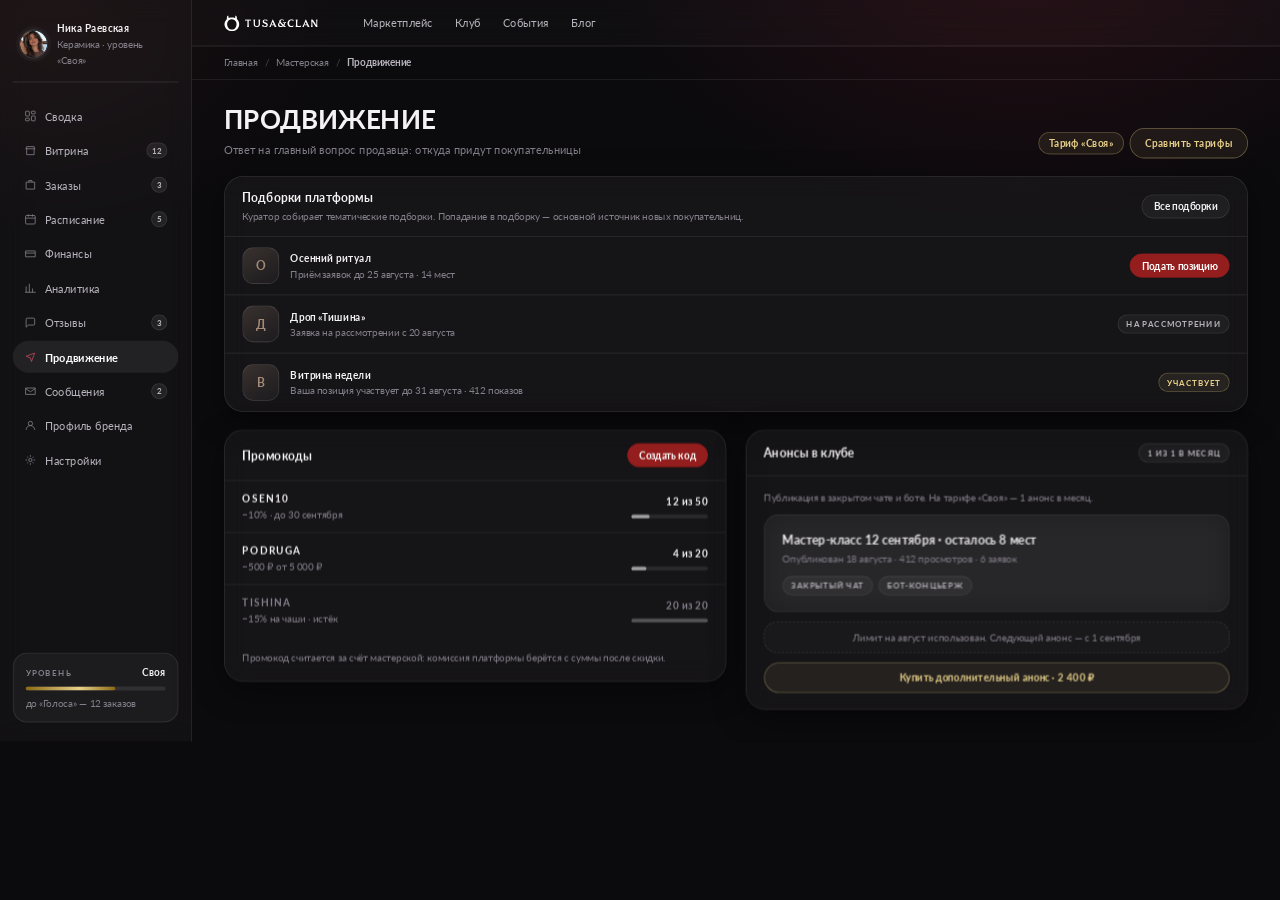
<file: prodvizhenie.html>
<!DOCTYPE html>
<html lang="ru">
<head>
<meta charset="utf-8">
<title>Продвижение · Кабинет селлера · Made by THOUSUKA</title>
<link rel="stylesheet" href="assets/colors_and_type.css">
<style>
@font-face{font-family:'Lato';src:url('assets/fonts/Lato-Light.ttf') format('truetype');font-weight:300;font-display:swap}
@font-face{font-family:'Lato';src:url('assets/fonts/Lato-Regular.ttf') format('truetype');font-weight:400;font-display:swap}
@font-face{font-family:'Lato';src:url('assets/fonts/Lato-Italic.ttf') format('truetype');font-weight:400;font-style:italic;font-display:swap}
@font-face{font-family:'Lato';src:url('assets/fonts/Lato-Bold.ttf') format('truetype');font-weight:700;font-display:swap}
:root{--bg:#0B0A0D;--glass:rgba(255,255,255,0.045);--glass-2:rgba(255,255,255,0.07);--glass-border:rgba(255,255,255,0.10);--glass-border-strong:rgba(255,255,255,0.18);--text-1:#F4F2F4;--text-2:#B7B3BC;--text-3:#837F8A;--crimson:#9D2235;--crimson-soft:#C04B5C;--crimson-tint:rgba(157,34,53,0.16);--cta:#941E1D;--cta-hover:#B0292A;--beige:#C9A88F;--gold:#E8D08A;--green:#3FB984;--font-ui:'Lato','Helvetica Neue',sans-serif;--r-card:24px;--r-btn:9999px;--shadow-card:0 12px 40px rgba(0,0,0,0.45);--ease:cubic-bezier(0.25,0.46,0.45,0.94);--t:200ms}
*{box-sizing:border-box}
body{margin:0;background:#08070a;font-family:var(--font-ui);color:var(--text-1);-webkit-font-smoothing:antialiased}
a{color:inherit;text-decoration:none}a:hover{color:var(--crimson-soft)}
button{font-family:inherit;cursor:pointer}
:focus-visible{outline:2px solid var(--crimson-soft);outline-offset:2px;border-radius:6px}
.desk{padding:56px 48px 80px;display:flex;flex-direction:column;gap:44px;align-items:flex-start;min-width:max-content}
.deskhead{width:1600px;display:flex;align-items:flex-end;justify-content:space-between;gap:32px;border-bottom:1px solid var(--glass-border);padding-bottom:22px}
.deskhead h1{margin:0;font-size:26px;line-height:32px;font-weight:700;letter-spacing:.02em;text-transform:uppercase}
.deskhead p{margin:8px 0 0;font-size:14px;line-height:20px;color:var(--text-3);max-width:680px}
.legend{display:flex;gap:20px;flex:none}
.legend div{display:flex;align-items:center;gap:8px;font-size:12px;color:var(--text-3)}
.legend i{width:8px;height:8px;border-radius:50%;display:block}
.wrap{display:flex;flex-direction:column;gap:12px}
.lbl{display:flex;align-items:baseline;gap:10px}
.lbl b{font-size:11px;font-weight:700;letter-spacing:.16em;text-transform:uppercase;color:var(--text-2)}
.lbl span{font-size:11px;color:#4a464f;letter-spacing:.04em}
.lbl a{color:var(--crimson-soft);border-bottom:1px solid rgba(192,75,92,.35)}
.lbl a:hover{color:#DFA3AC;border-color:#DFA3AC}
.frame{position:relative;width:1600px;background:var(--bg);border:1px solid rgba(255,255,255,.08);border-radius:10px;overflow:hidden}
.frame::before{content:"";position:absolute;inset:0;z-index:0;pointer-events:none;background:radial-gradient(880px 560px at 80% -8%,rgba(157,34,53,0.18),transparent 62%),radial-gradient(640px 480px at 4% 2%,rgba(124,52,40,0.11),transparent 56%)}
.app{position:relative;z-index:1;display:grid;grid-template-columns:240px 1fr;align-items:stretch}
/* sidebar */
.side{width:240px;background:rgba(255,255,255,.03);border-right:1px solid var(--glass-border);backdrop-filter:blur(16px);padding:24px 16px;display:flex;flex-direction:column;gap:22px}
.wordmark{padding:0 8px}
.wordmark b{display:block;font-weight:700;font-size:19px;letter-spacing:.16em}
.wordmark span{display:block;margin-top:3px;font-size:9px;font-weight:700;letter-spacing:.34em;text-transform:uppercase;color:var(--text-3)}
.nav{display:flex;flex-direction:column;gap:3px}
.nav a{display:flex;align-items:center;gap:10px;height:40px;padding:0 14px;border-radius:var(--r-btn);font-size:14px;font-weight:500;color:var(--text-2);transition:color var(--t) var(--ease),background var(--t) var(--ease)}
.nav a:hover{background:var(--glass);color:var(--text-1)}
.nav a.on{background:var(--glass-2);color:#fff;font-weight:700}
.nav a svg{width:16px;height:16px;flex:none;opacity:.7;fill:none;stroke:currentColor;stroke-width:1.5}
.nav a.on svg{opacity:1;color:var(--crimson-soft)}
.nav .badge{margin-left:auto;min-width:20px;height:20px;padding:0 6px;display:grid;place-items:center;border-radius:var(--r-btn);background:var(--glass-2);border:1px solid var(--glass-border);font-size:10px;font-weight:700;color:var(--text-2);font-variant-numeric:tabular-nums}
.sidefoot{margin-top:auto;display:flex;flex-direction:column;gap:12px}
.mode{display:grid;grid-template-columns:1fr 1fr;gap:4px;background:var(--glass);border:1px solid var(--glass-border);border-radius:var(--r-btn);padding:4px}
.mode button{border:0;border-radius:var(--r-btn);background:transparent;color:var(--text-3);font-size:13px;font-weight:700;height:34px;transition:color var(--t),background var(--t)}
.mode button.on{background:var(--cta);color:#fff;box-shadow:0 0 20px rgba(157,34,53,.38)}
.me{display:flex;align-items:center;gap:10px;padding:8px;border-radius:18px;transition:background var(--t) var(--ease)}
.me:hover{background:var(--glass)}
/* topbar + content */
.top{display:flex;align-items:center;gap:16px;padding:18px 40px;border-bottom:1px solid var(--glass-border);background:rgba(255,255,255,.02);backdrop-filter:blur(14px)}
.top .sp{margin-left:auto;display:flex;align-items:center;gap:12px}
.main{width:100%;margin:0 auto;padding:30px 40px 40px;display:flex;flex-direction:column;gap:22px}
.split{display:grid;grid-template-columns:minmax(0,1fr) 340px;gap:24px;align-items:start}
.split--wide{grid-template-columns:minmax(0,1fr) 380px}
.col{display:flex;flex-direction:column;gap:18px;min-width:0}
.rail{display:flex;flex-direction:column;gap:16px}
.phead{display:flex;align-items:flex-end;justify-content:space-between;gap:24px}
/* type */
.display{margin:0;font-size:32px;line-height:38px;font-weight:700;letter-spacing:.01em;text-transform:uppercase}
.h2{margin:0;font-size:20px;line-height:26px;font-weight:700}
.h3{margin:0;font-size:15px;line-height:21px;font-weight:700}
.body{font-size:14px;line-height:21px;color:var(--text-2)}
.sm{font-size:13px;line-height:18px}
.xs{font-size:12px;line-height:16px}
.eyebrow{font-size:10px;line-height:1;font-weight:700;letter-spacing:.16em;text-transform:uppercase;color:var(--text-3)}
.stat{font-weight:700;font-size:34px;line-height:40px;letter-spacing:-.02em;font-variant-numeric:tabular-nums}
.num{font-weight:700;font-variant-numeric:tabular-nums}
.t2{color:var(--text-2)}.t3{color:var(--text-3)}.gold{color:var(--gold)}.up{color:var(--green)}.crim{color:var(--crimson-soft)}
/* surfaces */
.card{background:var(--glass);border:1px solid var(--glass-border);border-radius:var(--r-card);backdrop-filter:blur(16px);box-shadow:var(--shadow-card)}
.pad{padding:20px 22px}
.card__h{display:flex;align-items:center;justify-content:space-between;gap:16px;padding:16px 22px;border-bottom:1px solid var(--glass-border)}
.stackv{display:flex;flex-direction:column;gap:12px}
.rows{display:flex;flex-direction:column}
.row{display:flex;align-items:center;justify-content:space-between;gap:14px;padding:13px 22px;border-bottom:1px solid var(--glass-border)}
.row:last-child{border-bottom:0}
.urgent{box-shadow:inset 2px 0 0 var(--crimson-soft),var(--shadow-card);background:rgba(157,34,53,.08);border-color:rgba(192,75,92,.24)}
.orb{position:relative;display:grid;place-items:center;border-radius:50%;background:radial-gradient(120% 120% at 30% 22%,rgba(255,255,255,0.16),rgba(255,255,255,0.03) 42%,rgba(255,255,255,0.012) 70%),rgba(255,255,255,0.03);border:1px solid rgba(255,255,255,0.10);box-shadow:inset 0 1px 1px rgba(255,255,255,0.22),inset 0 -8px 18px rgba(0,0,0,0.45),0 6px 18px rgba(0,0,0,0.40);backdrop-filter:blur(14px);color:#fff;flex:none;width:38px;height:38px}
.orb svg{width:18px;height:18px;fill:none;stroke:currentColor;stroke-width:1.5}
.orb--sm{width:32px;height:32px}.orb--sm svg{width:15px;height:15px}
.orb--crimson{background:radial-gradient(120% 120% at 30% 22%,rgba(192,75,92,.40),rgba(157,34,53,.22) 45%,rgba(157,34,53,.10) 70%);border-color:rgba(192,75,92,.34);color:#F0C3C9}
.orb--gold{background:radial-gradient(120% 120% at 30% 22%,rgba(232,208,138,.34),rgba(201,168,76,.14) 45%,rgba(201,168,76,.06) 70%);border-color:rgba(232,208,138,.30);color:var(--gold)}
.av{width:36px;height:36px;border-radius:50%;flex:none;background:var(--glass-2);border:1px solid var(--glass-border-strong);box-shadow:0 0 0 4px rgba(255,255,255,.03);display:grid;place-items:center;font-weight:700;font-size:14px;color:var(--text-2)}
.av--sm{width:26px;height:26px;font-size:11px;box-shadow:none}
.thumb{width:46px;height:46px;border-radius:14px;flex:none;background:linear-gradient(150deg,rgba(201,168,143,.20),rgba(255,255,255,.03));border:1px solid var(--glass-border);display:grid;place-items:center;font-weight:700;font-size:15px;color:rgba(201,168,143,.78)}
.prod{display:flex;align-items:center;gap:14px;min-width:0}
/* controls */
.btn{display:inline-flex;align-items:center;justify-content:center;gap:8px;height:38px;padding:0 18px;border-radius:var(--r-btn);border:1px solid var(--glass-border);background:var(--glass);color:var(--text-1);font-size:13px;font-weight:700;white-space:nowrap;transition:background var(--t) var(--ease),border-color var(--t) var(--ease),box-shadow var(--t) var(--ease)}
.btn:hover{background:var(--glass-2);border-color:var(--glass-border-strong)}
.btn--cta{background:var(--cta);border-color:var(--cta);color:#fff}
.btn--cta:hover{background:var(--cta-hover);border-color:var(--cta-hover);box-shadow:0 0 26px rgba(157,34,53,.48)}
.btn--gold{border-color:rgba(232,208,138,.38);color:var(--gold);background:rgba(232,208,138,.07)}
.btn--gold:hover{background:rgba(232,208,138,.13);border-color:rgba(232,208,138,.6);box-shadow:0 0 22px rgba(232,208,138,.22)}
.btn--danger{border-color:rgba(192,75,92,.4);color:#DFA3AC;background:rgba(157,34,53,.10)}
.btn--sm{height:30px;padding:0 14px;font-size:12px}
.btn--w{width:100%}
.seg{display:flex;gap:3px;background:var(--glass);border:1px solid var(--glass-border);border-radius:var(--r-btn);padding:4px}
.seg button{border:0;background:transparent;border-radius:var(--r-btn);height:30px;padding:0 15px;font-size:13px;font-weight:700;color:var(--text-3);transition:color var(--t),background var(--t)}
.seg button:hover{color:var(--text-2)}
.seg button.on{background:var(--glass-2);color:#fff}
.chips{display:flex;gap:7px;flex-wrap:wrap;align-items:center}
.chip{display:inline-flex;align-items:center;height:28px;padding:0 13px;border-radius:var(--r-btn);font-size:12px;font-weight:700;letter-spacing:.03em;background:var(--glass);border:1px solid var(--glass-border);color:var(--text-2);white-space:nowrap;transition:border-color var(--t),color var(--t),background var(--t)}
.chip:hover{border-color:var(--glass-border-strong);color:var(--text-1)}
.chip.on{background:var(--glass-2);border-color:var(--glass-border-strong);color:#fff}
.chip--crimson{background:var(--crimson-tint);border-color:rgba(192,75,92,.30);color:#DFA3AC}
.chip--gold{background:rgba(232,208,138,.08);border-color:rgba(232,208,138,.28);color:var(--gold)}
.chip--sm{height:24px;padding:0 10px;font-size:10px;letter-spacing:.1em;text-transform:uppercase}
.field{display:flex;flex-direction:column;gap:8px}
.input{height:44px;border-radius:16px;background:rgba(255,255,255,.035);border:1px solid var(--glass-border);display:flex;align-items:center;gap:10px;padding:0 15px;font-size:14px;color:var(--text-1);transition:border-color var(--t)}
.input:hover{border-color:var(--glass-border-strong)}
.input--ph{color:var(--text-3)}
.input--area{height:auto;min-height:92px;padding:14px 15px;align-items:flex-start;line-height:21px}
.input svg{width:16px;height:16px;fill:none;stroke:currentColor;stroke-width:1.5;color:var(--text-3);flex:none}
.icn{width:18px;height:18px;fill:none;stroke:currentColor;stroke-width:1.5;color:var(--text-2);flex:none}
.bar{height:5px;border-radius:var(--r-btn);background:rgba(255,255,255,.09);overflow:hidden}
.bar i{display:block;height:100%;border-radius:var(--r-btn);background:rgba(255,255,255,.55)}
.bar--gold i{background:linear-gradient(90deg,#8B6914,#E8D08A 60%,#8B6914);box-shadow:0 0 14px rgba(232,208,138,.3)}
.toggle{width:44px;height:24px;border-radius:var(--r-btn);border:1px solid var(--glass-border);background:rgba(255,255,255,.05);position:relative;flex:none;transition:background var(--t),border-color var(--t)}
.toggle i{position:absolute;top:2px;left:2px;width:18px;height:18px;border-radius:50%;background:var(--text-3);transition:transform var(--t) var(--ease),background var(--t)}
.toggle.on{background:rgba(157,34,53,.55);border-color:rgba(192,75,92,.5)}
.toggle.on i{transform:translateX(20px);background:#fff}
/* tables */
.tbl{width:100%;border-collapse:collapse}
.tbl th{text-align:left;padding:0 22px;height:38px;background:rgba(255,255,255,.03);font-size:10px;font-weight:700;letter-spacing:.16em;text-transform:uppercase;color:var(--text-3);border-bottom:1px solid var(--glass-border);white-space:nowrap}
.tbl td{padding:0 22px;height:64px;border-bottom:1px solid var(--glass-border);font-size:14px;vertical-align:middle}
.tbl tr:last-child td{border-bottom:0}
.tbl tbody tr{transition:background var(--t) var(--ease)}
.tbl tbody tr:hover{background:rgba(255,255,255,.03)}
.tbl .r{text-align:right;font-variant-numeric:tabular-nums;font-weight:700;white-space:nowrap}
.tbl tr.hot td{background:rgba(157,34,53,.07)}
.tbl tr.hot td:first-child{box-shadow:inset 2px 0 0 var(--crimson-soft)}
/* pieces */
.tiles{display:grid;grid-template-columns:repeat(4,1fr);gap:12px}
.tile{background:var(--glass);border:1px solid var(--glass-border);border-radius:20px;backdrop-filter:blur(16px);box-shadow:var(--shadow-card);padding:18px;display:flex;flex-direction:column;gap:10px;min-height:132px;transition:border-color var(--t) var(--ease),transform var(--t) var(--ease)}
.tile:hover{transform:translateY(-4px);border-color:var(--glass-border-strong)}
.tile .stat{margin-top:auto}
.tile--gold{border-color:rgba(232,208,138,.22)}
.tile--gold .stat{color:var(--gold)}
.tile--gold:hover{border-color:rgba(232,208,138,.45);box-shadow:var(--shadow-card),0 0 24px rgba(201,168,76,.16)}
.money{border-color:rgba(232,208,138,.24);background:linear-gradient(150deg,rgba(232,208,138,.10),rgba(255,255,255,.03) 60%);position:relative;overflow:hidden}
.money::after{content:"";position:absolute;right:-70px;top:-90px;width:260px;height:260px;border-radius:50%;background:radial-gradient(circle,rgba(232,208,138,.15),transparent 68%);pointer-events:none}
.chart{height:190px;display:flex;align-items:flex-end;gap:6px}
.chart i{flex:1;display:block;border-radius:3px 3px 0 0;background:linear-gradient(180deg,rgba(255,255,255,.22),rgba(255,255,255,.05))}
.chart i.hi{background:linear-gradient(180deg,rgba(192,75,92,.85),rgba(157,34,53,.18));box-shadow:0 0 18px rgba(157,34,53,.35)}
.xaxis{display:flex;justify-content:space-between;margin-top:12px}
.funnel{display:flex;flex-direction:column;gap:14px}
.funnel>div>div{display:flex;align-items:baseline;justify-content:space-between;margin-bottom:7px}
.fbar{height:30px;border-radius:6px;background:linear-gradient(90deg,rgba(255,255,255,.20),rgba(255,255,255,.06))}
.fbar--hi{background:linear-gradient(90deg,rgba(192,75,92,.9),rgba(157,34,53,.35));box-shadow:0 0 22px rgba(157,34,53,.32)}
.steps{display:grid;grid-template-columns:repeat(5,1fr);border:1px solid var(--glass-border);border-radius:20px;overflow:hidden;background:var(--glass)}
.steps>div{padding:14px 18px;border-right:1px solid var(--glass-border)}
.steps>div:last-child{border-right:0}
.steps>div.done{background:rgba(255,255,255,.04)}
.steps>div.now{background:rgba(157,34,53,.16);box-shadow:inset 0 -2px 0 var(--crimson-soft)}
.steps .sm{margin-top:5px;font-weight:700}
.tl{display:flex;flex-direction:column}
.tl div{display:flex;gap:12px;align-items:flex-start;padding-bottom:16px;position:relative}
.tl div:last-child{padding-bottom:0}
.tl div::before{content:"";position:absolute;left:6.5px;top:16px;bottom:0;width:1px;background:var(--glass-border)}
.tl div:last-child::before{display:none}
.tl b{width:14px;height:14px;border-radius:50%;flex:none;margin-top:2px;border:1px solid var(--glass-border-strong);background:rgba(255,255,255,.06);position:relative;z-index:1}
.tl div.done b{background:rgba(255,255,255,.55);border-color:transparent}
.tl div.now b{background:var(--crimson);border-color:var(--crimson-soft);box-shadow:0 0 0 4px rgba(157,34,53,.22)}
.tl p{margin:0;font-size:13px;line-height:18px;font-weight:700}
.tl p span{display:block;font-size:12px;line-height:16px;font-weight:400;color:var(--text-3);margin-top:2px}
.photo{aspect-ratio:1;border-radius:18px;border:1px solid var(--glass-border);background:linear-gradient(150deg,rgba(201,168,143,.22),rgba(255,255,255,.03));position:relative;overflow:hidden}
.photo--add{border-style:dashed;border-color:var(--glass-border-strong);background:rgba(255,255,255,.02);display:grid;place-items:center;color:var(--text-3);font-size:12px;font-weight:700;text-align:center;gap:6px}
.cover{height:190px;border-radius:20px;border:1px solid var(--glass-border);background:linear-gradient(140deg,rgba(157,34,53,.30),rgba(201,168,143,.18) 50%,rgba(255,255,255,.03));position:relative;overflow:hidden}
.grid2{display:grid;grid-template-columns:1fr 1fr;gap:12px}
.grid3{display:grid;grid-template-columns:repeat(3,1fr);gap:12px}
.grid4{display:grid;grid-template-columns:repeat(4,1fr);gap:12px}
/* week grid */
.cal{border:1px solid var(--glass-border);border-radius:var(--r-card);overflow:hidden;background:var(--glass);backdrop-filter:blur(16px);box-shadow:var(--shadow-card)}
.calhead{display:grid;grid-template-columns:64px repeat(7,1fr);border-bottom:1px solid var(--glass-border);background:rgba(255,255,255,.03)}
.calhead>div{padding:12px 10px;text-align:center;border-left:1px solid var(--glass-border)}
.calhead>div:first-child{border-left:0}
.calhead b{display:block;font-size:16px;font-weight:700;margin-top:3px;font-variant-numeric:tabular-nums}
.calhead .today b{color:var(--crimson-soft)}
.calbody{display:grid;grid-template-columns:64px repeat(7,1fr);height:460px}
.calbody>div{border-left:1px solid var(--glass-border);padding:8px;position:relative}
.calbody>div:first-child{border-left:0;display:flex;flex-direction:column;justify-content:space-between;padding:6px 8px 26px;align-items:flex-end}
.calbody .off{background:repeating-linear-gradient(135deg,rgba(255,255,255,.03) 0 6px,transparent 6px 12px)}
.slot{border-radius:14px;border:1px solid var(--glass-border);background:rgba(255,255,255,.05);padding:9px 10px;margin-bottom:8px}
.slot b{display:block;font-size:12px;font-weight:700}
.slot span{display:block;font-size:11px;color:var(--text-3);margin-top:3px}
.slot--free{border-style:dashed;background:transparent}
.slot--hot{border-color:rgba(192,75,92,.45);background:rgba(157,34,53,.16)}
.slot--gold{border-color:rgba(232,208,138,.32);background:rgba(232,208,138,.08)}
.pick{display:grid;grid-template-columns:repeat(4,1fr);gap:12px}
.pick>div{border:1px solid var(--glass-border);border-radius:20px;background:rgba(255,255,255,.03);padding:18px;display:flex;flex-direction:column;gap:11px;transition:border-color var(--t) var(--ease),background var(--t) var(--ease)}
.pick>div:hover{border-color:var(--glass-border-strong)}
.pick>div.on{border-color:rgba(192,75,92,.48);background:rgba(157,34,53,.13)}
.pick .pt{display:flex;align-items:center;justify-content:space-between;gap:10px}
.rad{width:18px;height:18px;border-radius:50%;flex:none;border:1px solid var(--glass-border-strong);background:rgba(255,255,255,.04);display:grid;place-items:center}
.rad.on{border-color:var(--crimson-soft);background:var(--crimson);box-shadow:0 0 0 4px rgba(157,34,53,.22)}
.rad.on::after{content:"";width:6px;height:6px;border-radius:50%;background:#fff}
.lab{font-size:11px;font-weight:700;letter-spacing:.1em;text-transform:uppercase;color:var(--text-3)}
.cnt{font-size:11px;color:var(--text-3);font-variant-numeric:tabular-nums}
.step{display:flex;align-items:center;gap:4px;border:1px solid var(--glass-border);border-radius:var(--r-btn);background:rgba(255,255,255,.035);padding:4px}
.step button{width:32px;height:32px;border:0;border-radius:50%;background:var(--glass);color:var(--text-2);font-size:16px;font-weight:700}
.step button:hover{background:var(--glass-2);color:#fff}
.step b{min-width:38px;text-align:center;font-variant-numeric:tabular-nums;font-size:15px}

/* ── страница заказов ── */
.gnav{display:flex;align-items:center;gap:32px;height:58px;padding:0 40px;border-bottom:1px solid var(--glass-border);background:rgba(255,255,255,.02);backdrop-filter:blur(14px)}
.gnav .wm{font-weight:700;font-size:15px;letter-spacing:.2em}
.gnav .lnk{display:flex;gap:28px;margin-left:20px}
.gnav .lnk a{font-size:14px;color:var(--text-2)}
.gnav .lnk a:hover{color:#fff}
.gnav .rt{margin-left:auto;display:flex;align-items:center;gap:10px}
.crumbs{display:flex;align-items:center;gap:9px;padding:13px 40px;border-bottom:1px solid var(--glass-border);font-size:12px;color:var(--text-3)}
.crumbs a:hover{color:var(--crimson-soft)}
.crumbs i{font-style:normal;color:#4a464f}
.crumbs b{font-weight:700;color:var(--text-2)}
.prof{display:flex;gap:11px;align-items:center;padding:2px 8px 18px;border-bottom:1px solid var(--glass-border)}
.lvl{border:1px solid var(--glass-border);border-radius:18px;background:var(--glass);padding:14px 15px;display:flex;flex-direction:column;gap:9px}
.alert{display:flex;align-items:center;gap:16px;padding:15px 20px;border-radius:20px;border:1px solid rgba(192,75,92,.30);background:rgba(157,34,53,.11);box-shadow:inset 3px 0 0 var(--crimson-soft)}
.alert .btn{margin-left:auto}
.fbar2{display:flex;flex-direction:column;gap:14px}
.tbl td.act{text-align:right;padding-right:20px}
.tbl .num{font-size:14px}
.track{display:grid;grid-template-columns:repeat(8,1fr)}
.track>div{position:relative;text-align:center;padding:26px 6px 0}
.track>div::before{content:"";position:absolute;top:7px;left:0;right:0;height:1px;background:var(--glass-border)}
.track>div:first-child::before{left:50%}
.track>div:last-child::before{right:50%}
.track>div.done::before,.track>div.now::before{background:rgba(255,255,255,.34)}
.track b{position:absolute;top:0;left:50%;transform:translateX(-50%);width:14px;height:14px;border-radius:50%;background:rgba(255,255,255,.07);border:1px solid var(--glass-border-strong);z-index:1}
.track>div.done b{background:rgba(255,255,255,.62);border-color:transparent}
.track>div.now b{background:var(--crimson);border-color:var(--crimson-soft);box-shadow:0 0 0 5px rgba(157,34,53,.22)}
.track p{margin:0;font-size:12px;line-height:16px;font-weight:700;color:var(--text-3)}
.track>div.done p,.track>div.now p{color:var(--text-1)}
.track>div.now p{color:#DFA3AC}
.track span{display:block;font-size:11px;line-height:15px;color:#5f5b66;margin-top:4px;font-variant-numeric:tabular-nums}
.kv{display:flex;flex-direction:column}
.kv>div{display:flex;align-items:baseline;justify-content:space-between;gap:18px;padding:12px 0;border-bottom:1px solid rgba(255,255,255,.06)}
.kv>div:last-child{border-bottom:0}
.kv .k{font-size:13px;line-height:18px;color:var(--text-2)}
.kv .v{font-size:14px;font-weight:700;font-variant-numeric:tabular-nums;white-space:nowrap}
.kv .v--neg{color:var(--text-2)}
.kv--pay{border-top:1px solid var(--glass-border);margin-top:2px;padding-top:4px}
.hist{display:flex;flex-direction:column;gap:13px}
.hist>div{display:grid;grid-template-columns:78px 1fr;gap:12px;align-items:baseline}
.hist time{font-size:11px;color:var(--text-3);font-variant-numeric:tabular-nums}
.hist p{margin:0;font-size:13px;line-height:18px}
.act{display:flex;align-items:center;gap:12px}
.act .off{margin-left:auto;font-size:13px;font-weight:700;color:#514d58;cursor:not-allowed}
.quote{margin:0;font-size:13px;line-height:20px;color:var(--text-2);font-style:italic}
.scrim{position:absolute;inset:0;z-index:6;background:rgba(8,7,10,.74);backdrop-filter:blur(4px);display:grid;place-items:center;padding:48px}
.modal{width:560px;border-radius:32px;border:1px solid var(--glass-border-strong);background:#141117;box-shadow:0 40px 100px rgba(0,0,0,.72),0 0 0 1px rgba(255,255,255,.04)}
.modal__h{display:flex;align-items:flex-start;gap:14px;padding:24px 26px 18px;border-bottom:1px solid var(--glass-border)}
.modal__b{padding:20px 26px 6px;display:flex;flex-direction:column;gap:16px}
.modal__f{display:flex;align-items:center;gap:12px;padding:18px 26px 22px}
.opts{display:flex;flex-direction:column;gap:8px}
.opt{display:flex;align-items:flex-start;gap:12px;padding:13px 15px;border:1px solid var(--glass-border);border-radius:18px;background:rgba(255,255,255,.025);transition:border-color var(--t) var(--ease),background var(--t) var(--ease)}
.opt:hover{border-color:var(--glass-border-strong)}
.opt.on{border-color:rgba(192,75,92,.48);background:rgba(157,34,53,.12)}
.opt .rad{margin-top:1px}
.opt p{margin:0;font-size:13px;line-height:18px;font-weight:700}
.opt p span{display:block;font-weight:400;color:var(--text-3);margin-top:3px}
.warn{display:flex;gap:12px;padding:14px 16px;border-radius:18px;border:1px solid rgba(192,75,92,.28);background:rgba(157,34,53,.10)}
.cb{width:20px;height:20px;border-radius:6px;flex:none;border:1px solid var(--glass-border-strong);background:rgba(255,255,255,.04);display:grid;place-items:center;margin-top:1px}
.cb.on{background:var(--cta);border-color:var(--cta)}
.cb.on svg{width:12px;height:12px;fill:none;stroke:#fff;stroke-width:2.4}
.dim{opacity:1}
.track>div.dim b{opacity:.4}
.track>div.dim::before{opacity:.5}
.cancel-hd{text-decoration:line-through;text-decoration-color:rgba(192,75,92,.7);text-decoration-thickness:2px}
.app{grid-template-columns:240px minmax(0,1fr)}
.tbl th,.tbl td{padding:0 14px}
.tbl th:first-child,.tbl td:first-child{padding-left:20px}
.tbl th:last-child,.tbl td:last-child{padding-right:20px}
.tbl th{white-space:normal;line-height:13px}
.tbl td.act{padding-right:18px}

/* ── листы прототипов ── */
.app--plain{display:block}
.tabs{display:flex;gap:34px;border-bottom:1px solid var(--glass-border)}
.tabs a{padding:0 2px 14px;font-size:14px;font-weight:700;color:var(--text-3);position:relative}
.tabs a:hover{color:var(--text-2)}
.tabs a.on{color:#fff}
.tabs a.on::after{content:"";position:absolute;left:0;right:0;bottom:-1px;height:2px;border-radius:2px;background:var(--crimson-soft);box-shadow:0 0 14px rgba(192,75,92,.5)}
.tabs a em{font-style:normal;font-weight:400;color:var(--text-3);margin-left:7px;font-variant-numeric:tabular-nums}
.dist{display:grid;grid-template-columns:auto minmax(150px,1fr) auto;gap:7px 12px;align-items:center}
.dist span{font-size:12px;color:var(--text-3);font-variant-numeric:tabular-nums;white-space:nowrap}
.dist b{font-size:12px;font-weight:700;font-variant-numeric:tabular-nums;text-align:right;min-width:22px}
.dist .bar{height:6px}
.dist .bar i{background:linear-gradient(90deg,rgba(192,75,92,.85),rgba(157,34,53,.4))}
.mini{display:flex;flex-direction:column;gap:6px}
.mini .stat{font-size:26px;line-height:32px}
.rev{display:grid;grid-template-columns:minmax(0,1fr) 300px;gap:24px;padding:20px 22px}
.rev+.rev{border-top:1px solid var(--glass-border)}
.revh{display:flex;align-items:center;gap:12px;flex-wrap:wrap}
.stars{font-size:12px;font-weight:700;letter-spacing:.06em;color:var(--gold);white-space:nowrap}
.stars--low{color:#DFA3AC}
.qr{display:flex;flex-direction:column;gap:8px}
.msg{display:grid;grid-template-columns:360px minmax(0,1fr);gap:22px;align-items:start}
.dlg{display:flex;flex-direction:column}
.dlg>a{display:grid;grid-template-columns:auto minmax(0,1fr) auto;gap:12px;align-items:center;padding:14px 18px;border-bottom:1px solid var(--glass-border);transition:background var(--t) var(--ease)}
.dlg>a:last-child{border-bottom:0}
.dlg>a:hover{background:rgba(255,255,255,.03)}
.dlg>a.on{background:rgba(157,34,53,.13);box-shadow:inset 2px 0 0 var(--crimson-soft)}
.dlg .tx{min-width:0}
.dlg .tx b{display:block;font-size:13px;font-weight:700}
.dlg .tx span{display:block;font-size:12px;color:var(--text-3);margin-top:3px;overflow:hidden;text-overflow:ellipsis;white-space:nowrap}
.dlg .rt{text-align:right;display:flex;flex-direction:column;align-items:flex-end;gap:6px}
.dlg .rt time{font-size:11px;color:var(--text-3)}
.pin{font-size:9px;font-weight:700;letter-spacing:.12em;text-transform:uppercase;color:var(--gold)}
.unread{min-width:20px;height:20px;padding:0 6px;display:grid;place-items:center;border-radius:var(--r-btn);background:var(--cta);color:#fff;font-size:10px;font-weight:700}
.chat{display:flex;flex-direction:column;gap:14px;padding:20px 22px;min-height:460px}
.bub{max-width:74%;padding:12px 15px;border-radius:20px;font-size:13px;line-height:19px}
.bub time{display:block;font-size:10px;color:var(--text-3);margin-top:6px;font-variant-numeric:tabular-nums}
.bub--in{align-self:flex-start;background:var(--glass);border:1px solid var(--glass-border);border-bottom-left-radius:7px}
.bub--out{align-self:flex-end;background:rgba(157,34,53,.20);border:1px solid rgba(192,75,92,.30);border-bottom-right-radius:7px}
.ordpill{display:flex;align-items:center;gap:14px;padding:12px 16px;border-radius:20px;border:1px solid var(--glass-border);background:rgba(255,255,255,.04)}
.ordpill .btn{margin-left:auto}
.notice{padding:11px 16px;border-radius:16px;border:1px dashed var(--glass-border-strong);background:rgba(255,255,255,.02);font-size:12px;color:var(--text-3);text-align:center}
.ntf{width:100%;border-collapse:collapse}
.ntf th{padding:0 14px;height:36px;font-size:10px;font-weight:700;letter-spacing:.14em;text-transform:uppercase;color:var(--text-3);border-bottom:1px solid var(--glass-border);text-align:center;white-space:nowrap}
.ntf th:first-child{text-align:left;padding-left:22px}
.ntf td{padding:0 14px;height:52px;border-bottom:1px solid rgba(255,255,255,.06);font-size:13px;text-align:center}
.ntf td:first-child{text-align:left;padding-left:22px;color:var(--text-2)}
.ntf tr:last-child td{border-bottom:0}
.ntf .toggle{margin:0 auto}
.ed{display:grid;grid-template-columns:250px minmax(0,1fr) 380px;gap:22px;align-items:start}
.stepnav{display:flex;flex-direction:column;padding:8px}
.stepnav a{display:flex;align-items:center;gap:11px;height:42px;padding:0 14px;border-radius:14px;font-size:13px;font-weight:500;color:var(--text-2);transition:background var(--t),color var(--t)}
.stepnav a:hover{background:var(--glass);color:var(--text-1)}
.stepnav a.on{background:var(--glass-2);color:#fff;font-weight:700}
.stepnav a i{width:8px;height:8px;border-radius:50%;flex:none;background:rgba(255,255,255,.55)}
.stepnav a.on i{background:var(--crimson);box-shadow:0 0 0 4px rgba(157,34,53,.22)}
.stepnav a.todo{color:var(--text-3)}
.stepnav a.todo i{background:rgba(255,255,255,.16)}
.drop{padding:30px;border-radius:20px;border:1px dashed var(--glass-border-strong);background:rgba(255,255,255,.02);text-align:center;display:flex;flex-direction:column;gap:6px}
.doc{display:grid;grid-template-columns:auto minmax(0,1fr) auto;gap:16px;align-items:start;padding:18px 20px}
.docic{width:46px;height:58px;border-radius:8px;flex:none;background:linear-gradient(160deg,rgba(232,208,138,.22),rgba(255,255,255,.03));border:1px solid rgba(232,208,138,.26);display:grid;place-items:center;color:var(--gold);font-size:10px;font-weight:700;letter-spacing:.08em}
.req{display:flex;flex-direction:column;gap:12px}
.req>div{display:flex;align-items:flex-start;gap:11px;font-size:13px;line-height:18px}
.req .off{color:var(--text-3)}
.pv{border-radius:20px;border:1px solid var(--glass-border);background:rgba(255,255,255,.04);overflow:hidden}
.pv .ph{aspect-ratio:1;background:linear-gradient(150deg,rgba(201,168,143,.24),rgba(157,34,53,.14) 60%,rgba(255,255,255,.03))}
.pvb{padding:15px 16px;display:flex;flex-direction:column;gap:8px}
.centered{max-width:820px;margin:0 auto;padding:44px 40px 70px;display:flex;flex-direction:column;gap:26px}
.stepper{display:grid;grid-template-columns:repeat(5,1fr);align-items:start}
.stepper>div{position:relative;text-align:center;padding-top:44px}
.stepper>div::before{content:"";position:absolute;top:17px;left:0;right:0;height:1px;background:var(--glass-border)}
.stepper>div:first-child::before{left:50%}
.stepper>div:last-child::before{right:50%}
.stepper>div.done::before{background:rgba(255,255,255,.4)}
.stepper b{position:absolute;top:0;left:50%;transform:translateX(-50%);width:34px;height:34px;border-radius:50%;display:grid;place-items:center;font-size:13px;font-weight:700;background:rgba(255,255,255,.05);border:1px solid var(--glass-border-strong);color:var(--text-3);z-index:1}
.stepper>div.done b{background:rgba(255,255,255,.62);border-color:transparent;color:#141117}
.stepper>div.now b{background:var(--cta);border-color:var(--cta-hover);color:#fff;box-shadow:0 0 0 6px rgba(157,34,53,.20)}
.stepper p{margin:0;font-size:12px;line-height:16px;color:var(--text-3)}
.stepper>div.now p{color:#fff;font-weight:700}
.stepper>div.done p{color:var(--text-2)}
.chk{display:flex;align-items:flex-start;gap:12px;padding:16px 18px;border-radius:20px;border:1px solid var(--glass-border);background:rgba(255,255,255,.03);transition:border-color var(--t),background var(--t)}
.chk:hover{border-color:var(--glass-border-strong)}
.chk.on{border-color:rgba(192,75,92,.45);background:rgba(157,34,53,.12)}
.chk p{margin:0;font-size:14px;font-weight:700;line-height:19px}
.chk p span{display:block;font-size:12px;font-weight:400;color:var(--text-3);margin-top:3px}
.states{display:grid;grid-template-columns:repeat(4,1fr);gap:18px;align-items:stretch}
.state{display:flex;flex-direction:column;gap:16px;padding:24px 22px 26px;min-height:520px}
.state .orb{width:74px;height:74px;margin:6px auto 0}
.state .orb svg{width:30px;height:30px}
.state h3{margin:0;font-size:19px;line-height:25px;font-weight:700;text-align:center}
.state .lead{font-size:13px;line-height:19px;color:var(--text-2);text-align:center}
.state ol{margin:0;padding-left:19px;display:flex;flex-direction:column;gap:7px;font-size:13px;line-height:18px;color:var(--text-2)}
.state .foot{margin-top:auto;display:flex;flex-direction:column;gap:12px}
.state--ok{border-color:rgba(232,208,138,.26);background:linear-gradient(170deg,rgba(232,208,138,.10),rgba(255,255,255,.03) 55%)}
.note{padding:14px 16px;border-radius:16px;background:rgba(255,255,255,.035);border:1px solid var(--glass-border);box-shadow:inset 3px 0 0 var(--crimson-soft);font-size:13px;line-height:19px;color:var(--text-2)}
.note--gold{box-shadow:inset 3px 0 0 var(--gold)}
</style>
<link rel="stylesheet" href="demo.css">
<style>.av--img{overflow:hidden;padding:0;background:#0F0D12}.av--img img{width:100%;height:100%;object-fit:cover;display:block;border-radius:50%}</style>
<style>.dm-logo{height:20px;width:auto;display:block}.dm-sub{font-size:9px;font-weight:700;letter-spacing:.2em;text-transform:uppercase;color:#837F8A;white-space:nowrap}.side-logo{height:22px;width:auto;display:block}.gnav-logo{height:20px;width:auto;display:block;flex:none}</style>
</head>
<body class="dm">
<div class="dm-bar">
  <a class="dm-home" href="index.html"><img src="logo.svg" alt="THOUSUKA" class="dm-logo" /><span class="dm-sub">Кабинет селлера · демо</span></a>
  <div class="dm-now"><b>Продвижение</b><span>подборки, промокоды, анонсы</span></div>
  <div class="dm-nav">
    <a class="dm-btn" href="otzyvy.html" title="Предыдущий экран">←</a>
    <select class="dm-sel" onchange="location.href=this.value"><option value="svodka.html">Сводка</option><option value="vitrina.html">Витрина</option><option value="novaya-poziciya.html">Новая позиция · доставка</option><option value="zakazy.html">Заказы</option><option value="zakaz-1043.html">Заказ №1043</option><option value="raspisanie.html">Расписание</option><option value="finansy.html">Финансы</option><option value="analitika.html">Аналитика</option><option value="otzyvy.html">Отзывы</option><option value="prodvizhenie.html" selected>Продвижение</option><option value="soobscheniya.html">Сообщения</option><option value="profil.html">Профиль бренда</option><option value="nastroyki.html">Настройки</option></select>
    <a class="dm-btn" href="soobscheniya.html" title="Следующий экран">→</a>
  </div>
</div>
<div class="dm-stage"><div class="frame" style="width:1600px"><div class="app"><aside class="side">
    <a href="#" class="prof"><span class="av av--img"><img src="img/avatar.png" alt="" /></span><span><span class="sm" style="font-weight:700;display:block">Ника Раевская</span><span class="xs t3">Керамика · уровень «Своя»</span></span></a>
    <nav class="nav"><a href="svodka.html"><svg viewBox="0 0 24 24"><rect x="3" y="3" width="7" height="9" rx="1"></rect><rect x="14" y="3" width="7" height="5" rx="1"></rect><rect x="14" y="12" width="7" height="9" rx="1"></rect><rect x="3" y="16" width="7" height="5" rx="1"></rect></svg>Сводка</a><a href="vitrina.html"><svg viewBox="0 0 24 24"><path d="M3 9h18M4 9l1-4h14l1 4M5 9v11h14V9"></path></svg>Витрина<span class="badge">12</span></a><a href="zakazy.html"><svg viewBox="0 0 24 24"><path d="M4 7h16v13H4zM9 7V4h6v3"></path></svg>Заказы<span class="badge">3</span></a><a href="raspisanie.html"><svg viewBox="0 0 24 24"><rect x="3" y="5" width="18" height="16" rx="2"></rect><path d="M3 10h18M8 3v4M16 3v4"></path></svg>Расписание<span class="badge">5</span></a><a href="finansy.html"><svg viewBox="0 0 24 24"><path d="M3 7h18v11H3zM3 11h18"></path></svg>Финансы</a><a href="analitika.html"><svg viewBox="0 0 24 24"><path d="M4 20V9M10 20V4M16 20v-7M22 20H2"></path></svg>Аналитика</a><a href="otzyvy.html"><svg viewBox="0 0 24 24"><path d="M20 15a2 2 0 0 1-2 2H8l-4 4V6a2 2 0 0 1 2-2h12a2 2 0 0 1 2 2z"></path></svg>Отзывы<span class="badge">3</span></a><a href="prodvizhenie.html" class="on"><svg viewBox="0 0 24 24"><path d="M4 11l16-6-6 16-2-7z"></path></svg>Продвижение</a><a href="soobscheniya.html"><svg viewBox="0 0 24 24"><path d="M3 6h18v12H3z"></path><path d="M3 7l9 6 9-6"></path></svg>Сообщения<span class="badge">2</span></a><a href="profil.html"><svg viewBox="0 0 24 24"><path d="M4 20a8 8 0 0 1 16 0"></path><circle cx="12" cy="8" r="4"></circle></svg>Профиль бренда</a><a href="nastroyki.html"><svg viewBox="0 0 24 24"><circle cx="12" cy="12" r="3"></circle><path d="M12 3v3M12 18v3M3 12h3M18 12h3M6 6l2 2M16 16l2 2M18 6l-2 2M8 16l-2 2"></path></svg>Настройки</a></nav>
    <div class="sidefoot">
      <div class="lvl">
        <div style="display:flex;align-items:baseline;justify-content:space-between"><span class="eyebrow">Уровень</span><span class="sm" style="font-weight:700">Своя</span></div>
        <div class="bar bar--gold"><i style="width:64%"></i></div>
        <span class="xs t3">до «Голоса» — 12 заказов</span>
      </div>
    </div>
  </aside><div><div class="gnav"><img src="logo.svg" alt="THOUSUKA" class="gnav-logo" /><div class="lnk"><a href="#">Маркетплейс</a><a href="#">Клуб</a><a href="#">События</a><a href="#">Блог</a></div></div><div class="crumbs"><a href="#">Главная</a><i>/</i><a href="#">Мастерская</a><i>/</i><b>Продвижение</b></div><div class="main">
<div class="phead"><div><h2 class="display">Продвижение</h2><p class="body t3" style="margin:9px 0 0">Ответ на главный вопрос продавца: откуда придут покупательницы</p></div><div class="chips"><span class="chip chip--gold">Тариф «Своя»</span><a href="#" class="btn btn--gold">Сравнить тарифы</a></div></div>
<div class="card">
  <div class="card__h"><div><div class="h3">Подборки платформы</div><div class="xs t3" style="margin-top:5px">Куратор собирает тематические подборки. Попадание в подборку — основной источник новых покупательниц.</div></div><a href="#" class="btn btn--sm">Все подборки</a></div>
  <div class="rows">
    <div class="row"><div class="prod"><span class="thumb">О</span><div><div class="sm" style="font-weight:700">Осенний ритуал</div><div class="xs t3" style="margin-top:3px">Приём заявок до 25 августа · 14 мест</div></div></div><a href="#" class="btn btn--cta btn--sm">Подать позицию</a></div>
    <div class="row"><div class="prod"><span class="thumb">Д</span><div><div class="sm" style="font-weight:700">Дроп «Тишина»</div><div class="xs t3" style="margin-top:3px">Заявка на рассмотрении с 20 августа</div></div></div><span class="chip chip--sm">На рассмотрении</span></div>
    <div class="row"><div class="prod"><span class="thumb">В</span><div><div class="sm" style="font-weight:700">Витрина недели</div><div class="xs t3" style="margin-top:3px">Ваша позиция участвует до 31 августа · 412 показов</div></div></div><span class="chip chip--sm chip--gold">Участвует</span></div>
  </div>
</div>
<div class="split" style="grid-template-columns:minmax(0,1fr) minmax(0,1fr)">
  <div class="card">
    <div class="card__h"><div class="h3">Промокоды</div><a href="#" class="btn btn--cta btn--sm">Создать код</a></div>
    <div class="rows">
      <div class="row"><div><div class="sm num" style="letter-spacing:.1em">OSEN10</div><div class="xs t3" style="margin-top:4px">−10% · до 30 сентября</div></div><div style="text-align:right"><div class="sm num">12 из 50</div><div class="bar" style="width:96px;margin-top:7px"><i style="width:24%"></i></div></div></div>
      <div class="row"><div><div class="sm num" style="letter-spacing:.1em">PODRUGA</div><div class="xs t3" style="margin-top:4px">−500 ₽ от 5 000 ₽</div></div><div style="text-align:right"><div class="sm num">4 из 20</div><div class="bar" style="width:96px;margin-top:7px"><i style="width:20%"></i></div></div></div>
      <div class="row"><div><div class="sm num t3" style="letter-spacing:.1em">TISHINA</div><div class="xs t3" style="margin-top:4px">−15% на чаши · истёк</div></div><div style="text-align:right"><div class="sm num t3">20 из 20</div><div class="bar" style="width:96px;margin-top:7px"><i style="width:100%;background:rgba(255,255,255,.2)"></i></div></div></div>
    </div>
    <div class="pad"><div class="xs t3">Промокод считается за счёт мастерской: комиссия платформы берётся с суммы после скидки.</div></div>
  </div>
  <div class="card">
    <div class="card__h"><div class="h3">Анонсы в клубе</div><span class="chip chip--sm">1 из 1 в месяц</span></div>
    <div class="pad stackv">
      <div class="xs t3">Публикация в закрытом чате и боте. На тарифе «Своя» — 1 анонс в месяц.</div>
      <div class="card pad" style="box-shadow:none;border-radius:18px;background:rgba(255,255,255,.04)">
        <div class="h3">Мастер-класс 12 сентября · осталось 8 мест</div>
        <div class="xs t3" style="margin-top:6px">Опубликован 18 августа · 412 просмотров · 6 заявок</div>
        <div class="chips" style="margin-top:13px"><span class="chip chip--sm">Закрытый чат</span><span class="chip chip--sm">Бот-концьерж</span></div>
      </div>
      <div class="notice">Лимит на август использован. Следующий анонс — с 1 сентября</div>
      <a href="#" class="btn btn--gold btn--w">Купить дополнительный анонс · 2 400 ₽</a>
    </div>
  </div>
</div>
</div></div></div></div></div>
<script src="demo.js"></script>
</body>
</html>
</file>
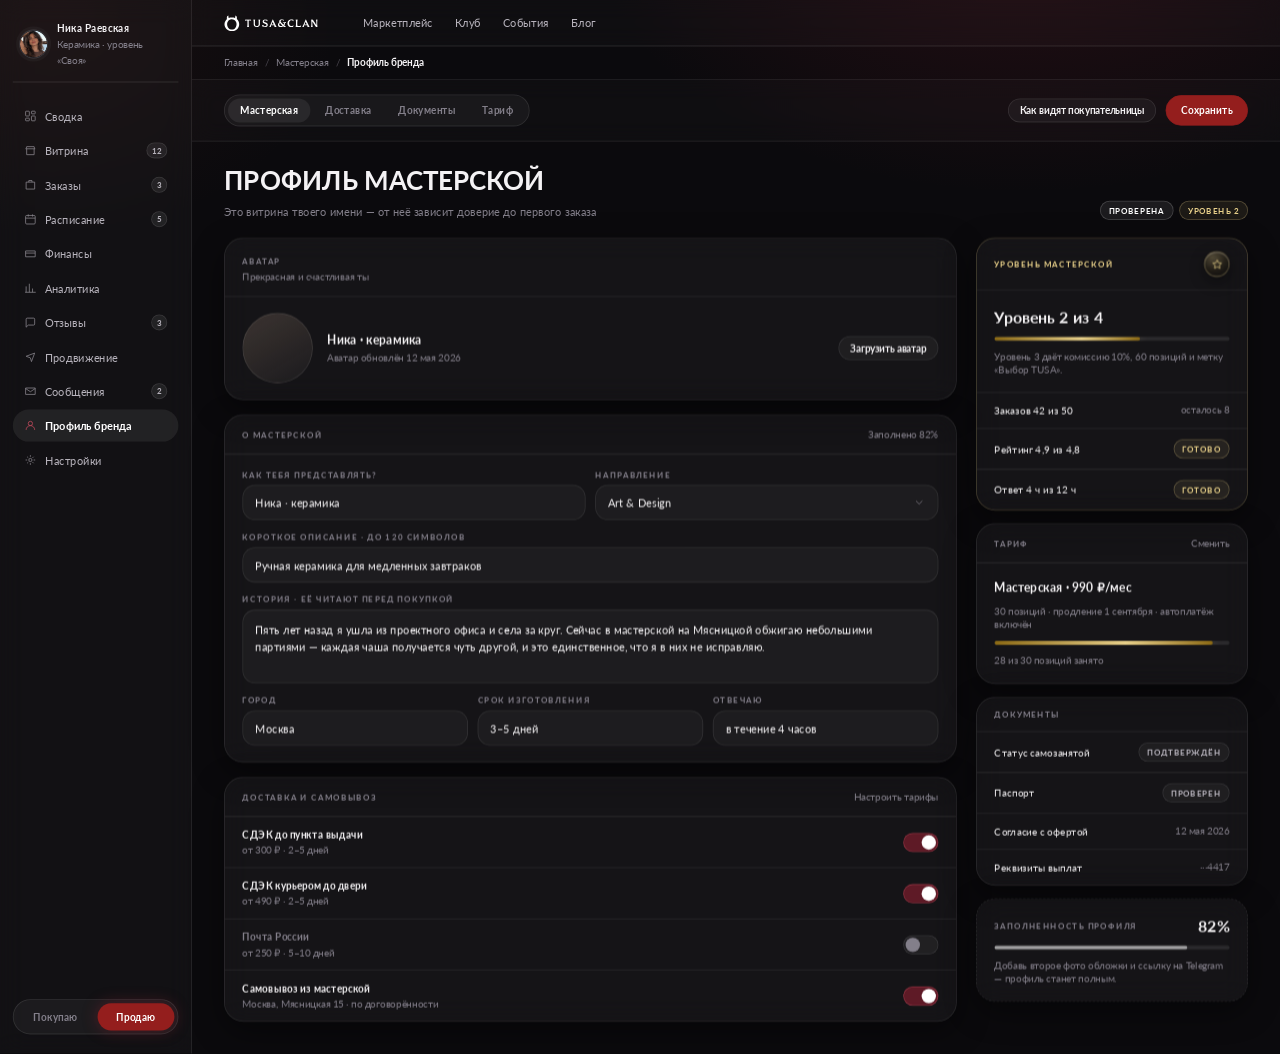
<file: profil.html>
<!DOCTYPE html>
<html lang="ru">
<head>
<meta charset="utf-8">
<title>Профиль бренда · Кабинет селлера · Made by THOUSUKA</title>
<link rel="stylesheet" href="assets/colors_and_type.css">
<style>
@font-face{font-family:'Lato';src:url('assets/fonts/Lato-Light.ttf') format('truetype');font-weight:300;font-display:swap}
@font-face{font-family:'Lato';src:url('assets/fonts/Lato-Regular.ttf') format('truetype');font-weight:400;font-display:swap}
@font-face{font-family:'Lato';src:url('assets/fonts/Lato-Italic.ttf') format('truetype');font-weight:400;font-style:italic;font-display:swap}
@font-face{font-family:'Lato';src:url('assets/fonts/Lato-Bold.ttf') format('truetype');font-weight:700;font-display:swap}
:root{--bg:#0B0A0D;--glass:rgba(255,255,255,0.045);--glass-2:rgba(255,255,255,0.07);--glass-border:rgba(255,255,255,0.10);--glass-border-strong:rgba(255,255,255,0.18);--text-1:#F4F2F4;--text-2:#B7B3BC;--text-3:#837F8A;--crimson:#9D2235;--crimson-soft:#C04B5C;--crimson-tint:rgba(157,34,53,0.16);--cta:#941E1D;--cta-hover:#B0292A;--beige:#C9A88F;--gold:#E8D08A;--green:#3FB984;--font-ui:'Lato','Helvetica Neue',sans-serif;--r-card:24px;--r-btn:9999px;--shadow-card:0 12px 40px rgba(0,0,0,0.45);--ease:cubic-bezier(0.25,0.46,0.45,0.94);--t:200ms}
*{box-sizing:border-box}
body{margin:0;background:#08070a;font-family:var(--font-ui);color:var(--text-1);-webkit-font-smoothing:antialiased}
a{color:inherit;text-decoration:none}a:hover{color:var(--crimson-soft)}
button{font-family:inherit;cursor:pointer}
:focus-visible{outline:2px solid var(--crimson-soft);outline-offset:2px;border-radius:6px}
.desk{padding:56px 48px 80px;display:flex;flex-direction:column;gap:44px;align-items:flex-start;min-width:max-content}
.deskhead{width:1600px;display:flex;align-items:flex-end;justify-content:space-between;gap:32px;border-bottom:1px solid var(--glass-border);padding-bottom:22px}
.deskhead h1{margin:0;font-size:26px;line-height:32px;font-weight:700;letter-spacing:.02em;text-transform:uppercase}
.deskhead p{margin:8px 0 0;font-size:14px;line-height:20px;color:var(--text-3);max-width:680px}
.legend{display:flex;gap:20px;flex:none}
.legend div{display:flex;align-items:center;gap:8px;font-size:12px;color:var(--text-3)}
.legend i{width:8px;height:8px;border-radius:50%;display:block}
.wrap{display:flex;flex-direction:column;gap:12px}
.lbl{display:flex;align-items:baseline;gap:10px}
.lbl b{font-size:11px;font-weight:700;letter-spacing:.16em;text-transform:uppercase;color:var(--text-2)}
.lbl span{font-size:11px;color:#4a464f;letter-spacing:.04em}
.lbl a{color:var(--crimson-soft);border-bottom:1px solid rgba(192,75,92,.35)}
.lbl a:hover{color:#DFA3AC;border-color:#DFA3AC}
.frame{position:relative;width:1600px;background:var(--bg);border:1px solid rgba(255,255,255,.08);border-radius:10px;overflow:hidden}
.frame::before{content:"";position:absolute;inset:0;z-index:0;pointer-events:none;background:radial-gradient(880px 560px at 80% -8%,rgba(157,34,53,0.18),transparent 62%),radial-gradient(640px 480px at 4% 2%,rgba(124,52,40,0.11),transparent 56%)}
.app{position:relative;z-index:1;display:grid;grid-template-columns:240px 1fr;align-items:stretch}
/* sidebar */
.side{width:240px;background:rgba(255,255,255,.03);border-right:1px solid var(--glass-border);backdrop-filter:blur(16px);padding:24px 16px;display:flex;flex-direction:column;gap:22px}
.wordmark{padding:0 8px}
.wordmark b{display:block;font-weight:700;font-size:19px;letter-spacing:.16em}
.wordmark span{display:block;margin-top:3px;font-size:9px;font-weight:700;letter-spacing:.34em;text-transform:uppercase;color:var(--text-3)}
.nav{display:flex;flex-direction:column;gap:3px}
.nav a{display:flex;align-items:center;gap:10px;height:40px;padding:0 14px;border-radius:var(--r-btn);font-size:14px;font-weight:500;color:var(--text-2);transition:color var(--t) var(--ease),background var(--t) var(--ease)}
.nav a:hover{background:var(--glass);color:var(--text-1)}
.nav a.on{background:var(--glass-2);color:#fff;font-weight:700}
.nav a svg{width:16px;height:16px;flex:none;opacity:.7;fill:none;stroke:currentColor;stroke-width:1.5}
.nav a.on svg{opacity:1;color:var(--crimson-soft)}
.nav .badge{margin-left:auto;min-width:20px;height:20px;padding:0 6px;display:grid;place-items:center;border-radius:var(--r-btn);background:var(--glass-2);border:1px solid var(--glass-border);font-size:10px;font-weight:700;color:var(--text-2);font-variant-numeric:tabular-nums}
.sidefoot{margin-top:auto;display:flex;flex-direction:column;gap:12px}
.mode{display:grid;grid-template-columns:1fr 1fr;gap:4px;background:var(--glass);border:1px solid var(--glass-border);border-radius:var(--r-btn);padding:4px}
.mode button{border:0;border-radius:var(--r-btn);background:transparent;color:var(--text-3);font-size:13px;font-weight:700;height:34px;transition:color var(--t),background var(--t)}
.mode button.on{background:var(--cta);color:#fff;box-shadow:0 0 20px rgba(157,34,53,.38)}
.me{display:flex;align-items:center;gap:10px;padding:8px;border-radius:18px;transition:background var(--t) var(--ease)}
.me:hover{background:var(--glass)}
/* topbar + content */
.top{display:flex;align-items:center;gap:16px;padding:18px 40px;border-bottom:1px solid var(--glass-border);background:rgba(255,255,255,.02);backdrop-filter:blur(14px)}
.top .sp{margin-left:auto;display:flex;align-items:center;gap:12px}
.main{width:100%;margin:0 auto;padding:30px 40px 40px;display:flex;flex-direction:column;gap:22px}
.split{display:grid;grid-template-columns:minmax(0,1fr) 340px;gap:24px;align-items:start}
.split--wide{grid-template-columns:minmax(0,1fr) 380px}
.col{display:flex;flex-direction:column;gap:18px;min-width:0}
.rail{display:flex;flex-direction:column;gap:16px}
.phead{display:flex;align-items:flex-end;justify-content:space-between;gap:24px}
/* type */
.display{margin:0;font-size:32px;line-height:38px;font-weight:700;letter-spacing:.01em;text-transform:uppercase}
.h2{margin:0;font-size:20px;line-height:26px;font-weight:700}
.h3{margin:0;font-size:15px;line-height:21px;font-weight:700}
.body{font-size:14px;line-height:21px;color:var(--text-2)}
.sm{font-size:13px;line-height:18px}
.xs{font-size:12px;line-height:16px}
.eyebrow{font-size:10px;line-height:1;font-weight:700;letter-spacing:.16em;text-transform:uppercase;color:var(--text-3)}
.stat{font-weight:700;font-size:34px;line-height:40px;letter-spacing:-.02em;font-variant-numeric:tabular-nums}
.num{font-weight:700;font-variant-numeric:tabular-nums}
.t2{color:var(--text-2)}.t3{color:var(--text-3)}.gold{color:var(--gold)}.up{color:var(--green)}.crim{color:var(--crimson-soft)}
/* surfaces */
.card{background:var(--glass);border:1px solid var(--glass-border);border-radius:var(--r-card);backdrop-filter:blur(16px);box-shadow:var(--shadow-card)}
.pad{padding:20px 22px}
.card__h{display:flex;align-items:center;justify-content:space-between;gap:16px;padding:16px 22px;border-bottom:1px solid var(--glass-border)}
.stackv{display:flex;flex-direction:column;gap:12px}
.rows{display:flex;flex-direction:column}
.row{display:flex;align-items:center;justify-content:space-between;gap:14px;padding:13px 22px;border-bottom:1px solid var(--glass-border)}
.row:last-child{border-bottom:0}
.urgent{box-shadow:inset 2px 0 0 var(--crimson-soft),var(--shadow-card);background:rgba(157,34,53,.08);border-color:rgba(192,75,92,.24)}
.orb{position:relative;display:grid;place-items:center;border-radius:50%;background:radial-gradient(120% 120% at 30% 22%,rgba(255,255,255,0.16),rgba(255,255,255,0.03) 42%,rgba(255,255,255,0.012) 70%),rgba(255,255,255,0.03);border:1px solid rgba(255,255,255,0.10);box-shadow:inset 0 1px 1px rgba(255,255,255,0.22),inset 0 -8px 18px rgba(0,0,0,0.45),0 6px 18px rgba(0,0,0,0.40);backdrop-filter:blur(14px);color:#fff;flex:none;width:38px;height:38px}
.orb svg{width:18px;height:18px;fill:none;stroke:currentColor;stroke-width:1.5}
.orb--sm{width:32px;height:32px}.orb--sm svg{width:15px;height:15px}
.orb--crimson{background:radial-gradient(120% 120% at 30% 22%,rgba(192,75,92,.40),rgba(157,34,53,.22) 45%,rgba(157,34,53,.10) 70%);border-color:rgba(192,75,92,.34);color:#F0C3C9}
.orb--gold{background:radial-gradient(120% 120% at 30% 22%,rgba(232,208,138,.34),rgba(201,168,76,.14) 45%,rgba(201,168,76,.06) 70%);border-color:rgba(232,208,138,.30);color:var(--gold)}
.av{width:36px;height:36px;border-radius:50%;flex:none;background:var(--glass-2);border:1px solid var(--glass-border-strong);box-shadow:0 0 0 4px rgba(255,255,255,.03);display:grid;place-items:center;font-weight:700;font-size:14px;color:var(--text-2)}
.av--sm{width:26px;height:26px;font-size:11px;box-shadow:none}
.thumb{width:46px;height:46px;border-radius:14px;flex:none;background:linear-gradient(150deg,rgba(201,168,143,.20),rgba(255,255,255,.03));border:1px solid var(--glass-border);display:grid;place-items:center;font-weight:700;font-size:15px;color:rgba(201,168,143,.78)}
.prod{display:flex;align-items:center;gap:14px;min-width:0}
/* controls */
.btn{display:inline-flex;align-items:center;justify-content:center;gap:8px;height:38px;padding:0 18px;border-radius:var(--r-btn);border:1px solid var(--glass-border);background:var(--glass);color:var(--text-1);font-size:13px;font-weight:700;white-space:nowrap;transition:background var(--t) var(--ease),border-color var(--t) var(--ease),box-shadow var(--t) var(--ease)}
.btn:hover{background:var(--glass-2);border-color:var(--glass-border-strong)}
.btn--cta{background:var(--cta);border-color:var(--cta);color:#fff}
.btn--cta:hover{background:var(--cta-hover);border-color:var(--cta-hover);box-shadow:0 0 26px rgba(157,34,53,.48)}
.btn--gold{border-color:rgba(232,208,138,.38);color:var(--gold);background:rgba(232,208,138,.07)}
.btn--gold:hover{background:rgba(232,208,138,.13);border-color:rgba(232,208,138,.6);box-shadow:0 0 22px rgba(232,208,138,.22)}
.btn--danger{border-color:rgba(192,75,92,.4);color:#DFA3AC;background:rgba(157,34,53,.10)}
.btn--sm{height:30px;padding:0 14px;font-size:12px}
.btn--w{width:100%}
.seg{display:flex;gap:3px;background:var(--glass);border:1px solid var(--glass-border);border-radius:var(--r-btn);padding:4px}
.seg button{border:0;background:transparent;border-radius:var(--r-btn);height:30px;padding:0 15px;font-size:13px;font-weight:700;color:var(--text-3);transition:color var(--t),background var(--t)}
.seg button:hover{color:var(--text-2)}
.seg button.on{background:var(--glass-2);color:#fff}
.chips{display:flex;gap:7px;flex-wrap:wrap;align-items:center}
.chip{display:inline-flex;align-items:center;height:28px;padding:0 13px;border-radius:var(--r-btn);font-size:12px;font-weight:700;letter-spacing:.03em;background:var(--glass);border:1px solid var(--glass-border);color:var(--text-2);white-space:nowrap;transition:border-color var(--t),color var(--t),background var(--t)}
.chip:hover{border-color:var(--glass-border-strong);color:var(--text-1)}
.chip.on{background:var(--glass-2);border-color:var(--glass-border-strong);color:#fff}
.chip--crimson{background:var(--crimson-tint);border-color:rgba(192,75,92,.30);color:#DFA3AC}
.chip--gold{background:rgba(232,208,138,.08);border-color:rgba(232,208,138,.28);color:var(--gold)}
.chip--sm{height:24px;padding:0 10px;font-size:10px;letter-spacing:.1em;text-transform:uppercase}
.field{display:flex;flex-direction:column;gap:8px}
.input{height:44px;border-radius:16px;background:rgba(255,255,255,.035);border:1px solid var(--glass-border);display:flex;align-items:center;gap:10px;padding:0 15px;font-size:14px;color:var(--text-1);transition:border-color var(--t)}
.input:hover{border-color:var(--glass-border-strong)}
.input--ph{color:var(--text-3)}
.input--area{height:auto;min-height:92px;padding:14px 15px;align-items:flex-start;line-height:21px}
.input svg{width:16px;height:16px;fill:none;stroke:currentColor;stroke-width:1.5;color:var(--text-3);flex:none}
.icn{width:18px;height:18px;fill:none;stroke:currentColor;stroke-width:1.5;color:var(--text-2);flex:none}
.bar{height:5px;border-radius:var(--r-btn);background:rgba(255,255,255,.09);overflow:hidden}
.bar i{display:block;height:100%;border-radius:var(--r-btn);background:rgba(255,255,255,.55)}
.bar--gold i{background:linear-gradient(90deg,#8B6914,#E8D08A 60%,#8B6914);box-shadow:0 0 14px rgba(232,208,138,.3)}
.toggle{width:44px;height:24px;border-radius:var(--r-btn);border:1px solid var(--glass-border);background:rgba(255,255,255,.05);position:relative;flex:none;transition:background var(--t),border-color var(--t)}
.toggle i{position:absolute;top:2px;left:2px;width:18px;height:18px;border-radius:50%;background:var(--text-3);transition:transform var(--t) var(--ease),background var(--t)}
.toggle.on{background:rgba(157,34,53,.55);border-color:rgba(192,75,92,.5)}
.toggle.on i{transform:translateX(20px);background:#fff}
/* tables */
.tbl{width:100%;border-collapse:collapse}
.tbl th{text-align:left;padding:0 22px;height:38px;background:rgba(255,255,255,.03);font-size:10px;font-weight:700;letter-spacing:.16em;text-transform:uppercase;color:var(--text-3);border-bottom:1px solid var(--glass-border);white-space:nowrap}
.tbl td{padding:0 22px;height:64px;border-bottom:1px solid var(--glass-border);font-size:14px;vertical-align:middle}
.tbl tr:last-child td{border-bottom:0}
.tbl tbody tr{transition:background var(--t) var(--ease)}
.tbl tbody tr:hover{background:rgba(255,255,255,.03)}
.tbl .r{text-align:right;font-variant-numeric:tabular-nums;font-weight:700}
.tbl tr.hot td{background:rgba(157,34,53,.07)}
.tbl tr.hot td:first-child{box-shadow:inset 2px 0 0 var(--crimson-soft)}
/* pieces */
.tiles{display:grid;grid-template-columns:repeat(4,1fr);gap:12px}
.tile{background:var(--glass);border:1px solid var(--glass-border);border-radius:20px;backdrop-filter:blur(16px);box-shadow:var(--shadow-card);padding:18px;display:flex;flex-direction:column;gap:10px;min-height:132px;transition:border-color var(--t) var(--ease),transform var(--t) var(--ease)}
.tile:hover{transform:translateY(-4px);border-color:var(--glass-border-strong)}
.tile .stat{margin-top:auto}
.tile--gold{border-color:rgba(232,208,138,.22)}
.tile--gold .stat{color:var(--gold)}
.tile--gold:hover{border-color:rgba(232,208,138,.45);box-shadow:var(--shadow-card),0 0 24px rgba(201,168,76,.16)}
.money{border-color:rgba(232,208,138,.24);background:linear-gradient(150deg,rgba(232,208,138,.10),rgba(255,255,255,.03) 60%);position:relative;overflow:hidden}
.money::after{content:"";position:absolute;right:-70px;top:-90px;width:260px;height:260px;border-radius:50%;background:radial-gradient(circle,rgba(232,208,138,.15),transparent 68%);pointer-events:none}
.chart{height:190px;display:flex;align-items:flex-end;gap:6px}
.chart i{flex:1;display:block;border-radius:3px 3px 0 0;background:linear-gradient(180deg,rgba(255,255,255,.22),rgba(255,255,255,.05))}
.chart i.hi{background:linear-gradient(180deg,rgba(192,75,92,.85),rgba(157,34,53,.18));box-shadow:0 0 18px rgba(157,34,53,.35)}
.xaxis{display:flex;justify-content:space-between;margin-top:12px}
.funnel{display:flex;flex-direction:column;gap:14px}
.funnel>div>div{display:flex;align-items:baseline;justify-content:space-between;margin-bottom:7px}
.fbar{height:30px;border-radius:6px;background:linear-gradient(90deg,rgba(255,255,255,.20),rgba(255,255,255,.06))}
.fbar--hi{background:linear-gradient(90deg,rgba(192,75,92,.9),rgba(157,34,53,.35));box-shadow:0 0 22px rgba(157,34,53,.32)}
.steps{display:grid;grid-template-columns:repeat(5,1fr);border:1px solid var(--glass-border);border-radius:20px;overflow:hidden;background:var(--glass)}
.steps>div{padding:14px 18px;border-right:1px solid var(--glass-border)}
.steps>div:last-child{border-right:0}
.steps>div.done{background:rgba(255,255,255,.04)}
.steps>div.now{background:rgba(157,34,53,.16);box-shadow:inset 0 -2px 0 var(--crimson-soft)}
.steps .sm{margin-top:5px;font-weight:700}
.tl{display:flex;flex-direction:column}
.tl div{display:flex;gap:12px;align-items:flex-start;padding-bottom:16px;position:relative}
.tl div:last-child{padding-bottom:0}
.tl div::before{content:"";position:absolute;left:6.5px;top:16px;bottom:0;width:1px;background:var(--glass-border)}
.tl div:last-child::before{display:none}
.tl b{width:14px;height:14px;border-radius:50%;flex:none;margin-top:2px;border:1px solid var(--glass-border-strong);background:rgba(255,255,255,.06);position:relative;z-index:1}
.tl div.done b{background:rgba(255,255,255,.55);border-color:transparent}
.tl div.now b{background:var(--crimson);border-color:var(--crimson-soft);box-shadow:0 0 0 4px rgba(157,34,53,.22)}
.tl p{margin:0;font-size:13px;line-height:18px;font-weight:700}
.tl p span{display:block;font-size:12px;line-height:16px;font-weight:400;color:var(--text-3);margin-top:2px}
.photo{aspect-ratio:1;border-radius:18px;border:1px solid var(--glass-border);background:linear-gradient(150deg,rgba(201,168,143,.22),rgba(255,255,255,.03));position:relative;overflow:hidden}
.photo--add{border-style:dashed;border-color:var(--glass-border-strong);background:rgba(255,255,255,.02);display:grid;place-items:center;color:var(--text-3);font-size:12px;font-weight:700;text-align:center;gap:6px}
.cover{height:190px;border-radius:20px;border:1px solid var(--glass-border);background:linear-gradient(140deg,rgba(157,34,53,.30),rgba(201,168,143,.18) 50%,rgba(255,255,255,.03));position:relative;overflow:hidden}
.grid2{display:grid;grid-template-columns:1fr 1fr;gap:12px}
.grid3{display:grid;grid-template-columns:repeat(3,1fr);gap:12px}
.grid4{display:grid;grid-template-columns:repeat(4,1fr);gap:12px}
/* week grid */
.cal{border:1px solid var(--glass-border);border-radius:var(--r-card);overflow:hidden;background:var(--glass);backdrop-filter:blur(16px);box-shadow:var(--shadow-card)}
.calhead{display:grid;grid-template-columns:64px repeat(7,1fr);border-bottom:1px solid var(--glass-border);background:rgba(255,255,255,.03)}
.calhead>div{padding:12px 10px;text-align:center;border-left:1px solid var(--glass-border)}
.calhead>div:first-child{border-left:0}
.calhead b{display:block;font-size:16px;font-weight:700;margin-top:3px;font-variant-numeric:tabular-nums}
.calhead .today b{color:var(--crimson-soft)}
.calbody{display:grid;grid-template-columns:64px repeat(7,1fr);height:460px}
.calbody>div{border-left:1px solid var(--glass-border);padding:8px;position:relative}
.calbody>div:first-child{border-left:0;display:flex;flex-direction:column;justify-content:space-between;padding:6px 8px 26px;align-items:flex-end}
.calbody .off{background:repeating-linear-gradient(135deg,rgba(255,255,255,.03) 0 6px,transparent 6px 12px)}
.slot{border-radius:14px;border:1px solid var(--glass-border);background:rgba(255,255,255,.05);padding:9px 10px;margin-bottom:8px}
.slot b{display:block;font-size:12px;font-weight:700}
.slot span{display:block;font-size:11px;color:var(--text-3);margin-top:3px}
.slot--free{border-style:dashed;background:transparent}
.slot--hot{border-color:rgba(192,75,92,.45);background:rgba(157,34,53,.16)}
.slot--gold{border-color:rgba(232,208,138,.32);background:rgba(232,208,138,.08)}
.pick{display:grid;grid-template-columns:repeat(4,1fr);gap:12px}
.pick>div{border:1px solid var(--glass-border);border-radius:20px;background:rgba(255,255,255,.03);padding:18px;display:flex;flex-direction:column;gap:11px;transition:border-color var(--t) var(--ease),background var(--t) var(--ease)}
.pick>div:hover{border-color:var(--glass-border-strong)}
.pick>div.on{border-color:rgba(192,75,92,.48);background:rgba(157,34,53,.13)}
.pick .pt{display:flex;align-items:center;justify-content:space-between;gap:10px}
.rad{width:18px;height:18px;border-radius:50%;flex:none;border:1px solid var(--glass-border-strong);background:rgba(255,255,255,.04);display:grid;place-items:center}
.rad.on{border-color:var(--crimson-soft);background:var(--crimson);box-shadow:0 0 0 4px rgba(157,34,53,.22)}
.rad.on::after{content:"";width:6px;height:6px;border-radius:50%;background:#fff}
.lab{font-size:11px;font-weight:700;letter-spacing:.1em;text-transform:uppercase;color:var(--text-3)}
.cnt{font-size:11px;color:var(--text-3);font-variant-numeric:tabular-nums}
.step{display:flex;align-items:center;gap:4px;border:1px solid var(--glass-border);border-radius:var(--r-btn);background:rgba(255,255,255,.035);padding:4px}
.step button{width:32px;height:32px;border:0;border-radius:50%;background:var(--glass);color:var(--text-2);font-size:16px;font-weight:700}
.step button:hover{background:var(--glass-2);color:#fff}
.step b{min-width:38px;text-align:center;font-variant-numeric:tabular-nums;font-size:15px}
</style>
<link rel="stylesheet" href="demo.css">
<style>.av--img{overflow:hidden;padding:0;background:#0F0D12}.av--img img{width:100%;height:100%;object-fit:cover;display:block;border-radius:50%}</style>
<style>.dm-logo{height:20px;width:auto;display:block}.dm-sub{font-size:9px;font-weight:700;letter-spacing:.2em;text-transform:uppercase;color:#837F8A;white-space:nowrap}.side-logo{height:22px;width:auto;display:block}.gnav-logo{height:20px;width:auto;display:block;flex:none}</style>
<style>.prof{display:flex;gap:11px;align-items:center;padding:2px 8px 18px;border-bottom:1px solid var(--glass-border);text-decoration:none;color:inherit}.prof:hover .sm{color:var(--crimson-soft)}.gnav{display:flex;align-items:center;gap:32px;height:58px;padding:0 40px;border-bottom:1px solid var(--glass-border);background:rgba(255,255,255,.02);backdrop-filter:blur(14px)}.gnav-logo{height:20px;width:auto;display:block}.gnav .lnk{display:flex;gap:28px;margin-left:20px}.gnav .lnk a{font-size:14px;color:var(--text-2)}.gnav .lnk a:hover{color:#fff}.gnav .rt{margin-left:auto;display:flex;align-items:center;gap:10px}.crumbs{display:flex;align-items:center;gap:9px;padding:13px 40px;border-bottom:1px solid var(--glass-border);font-size:12px;color:var(--text-3)}.crumbs a{color:var(--text-3)}.crumbs a:hover{color:var(--crimson-soft)}.crumbs i{font-style:normal;color:#4a464f}.crumbs b{color:var(--text-1);font-weight:600}.av--sm{width:30px;height:30px;font-size:11px;box-shadow:none}</style>
</head>
<body class="dm">
<div class="dm-bar">
  <a class="dm-home" href="index.html"><img src="logo.svg" alt="THOUSUKA" class="dm-logo" /><span class="dm-sub">Кабинет селлера · демо</span></a>
  <div class="dm-now"><b>Профиль бренда</b><span>уровень, тариф, документы</span></div>
  <div class="dm-nav">
    <a class="dm-btn" href="soobscheniya.html" title="Предыдущий экран">←</a>
    <select class="dm-sel" onchange="location.href=this.value"><option value="svodka.html">Сводка</option><option value="vitrina.html">Витрина</option><option value="novaya-poziciya.html">Новая позиция · доставка</option><option value="zakazy.html">Заказы</option><option value="zakaz-1043.html">Заказ №1043</option><option value="raspisanie.html">Расписание</option><option value="finansy.html">Финансы</option><option value="analitika.html">Аналитика</option><option value="otzyvy.html">Отзывы</option><option value="prodvizhenie.html">Продвижение</option><option value="soobscheniya.html">Сообщения</option><option value="profil.html" selected>Профиль бренда</option><option value="nastroyki.html">Настройки</option></select>
    <a class="dm-btn" href="nastroyki.html" title="Следующий экран">→</a>
  </div>
</div>
<div class="dm-stage"><div class="frame" style="width:1600px"><div class="app" data-nav="profil"><aside class="side">
    <a href="profil.html" class="prof"><span class="av av--img"><img src="img/avatar.png" alt="" /></span><span><span class="sm" style="font-weight:700;display:block">Ника Раевская</span><span class="xs t3">Керамика · уровень «Своя»</span></span></a>
    <nav class="nav"><a href="svodka.html"><svg viewBox="0 0 24 24"><rect x="3" y="3" width="7" height="9" rx="1"></rect><rect x="14" y="3" width="7" height="5" rx="1"></rect><rect x="14" y="12" width="7" height="9" rx="1"></rect><rect x="3" y="16" width="7" height="5" rx="1"></rect></svg>Сводка</a><a href="vitrina.html"><svg viewBox="0 0 24 24"><path d="M3 9h18M4 9l1-4h14l1 4M5 9v11h14V9"></path></svg>Витрина<span class="badge">12</span></a><a href="zakazy.html"><svg viewBox="0 0 24 24"><path d="M4 7h16v13H4zM9 7V4h6v3"></path></svg>Заказы<span class="badge">3</span></a><a href="raspisanie.html"><svg viewBox="0 0 24 24"><rect x="3" y="5" width="18" height="16" rx="2"></rect><path d="M3 10h18M8 3v4M16 3v4"></path></svg>Расписание<span class="badge">5</span></a><a href="finansy.html"><svg viewBox="0 0 24 24"><path d="M3 7h18v11H3zM3 11h18"></path></svg>Финансы</a><a href="analitika.html"><svg viewBox="0 0 24 24"><path d="M4 20V9M10 20V4M16 20v-7M22 20H2"></path></svg>Аналитика</a><a href="otzyvy.html"><svg viewBox="0 0 24 24"><path d="M20 15a2 2 0 0 1-2 2H8l-4 4V6a2 2 0 0 1 2-2h12a2 2 0 0 1 2 2z"></path></svg>Отзывы<span class="badge">3</span></a><a href="prodvizhenie.html"><svg viewBox="0 0 24 24"><path d="M4 11l16-6-6 16-2-7z"></path></svg>Продвижение</a><a href="soobscheniya.html"><svg viewBox="0 0 24 24"><path d="M3 6h18v12H3z"></path><path d="M3 7l9 6 9-6"></path></svg>Сообщения<span class="badge">2</span></a><a href="profil.html" class="on"><svg viewBox="0 0 24 24"><path d="M4 20a8 8 0 0 1 16 0"></path><circle cx="12" cy="8" r="4"></circle></svg>Профиль бренда</a><a href="nastroyki.html"><svg viewBox="0 0 24 24"><circle cx="12" cy="12" r="3"></circle><path d="M12 3v3M12 18v3M3 12h3M18 12h3M6 6l2 2M16 16l2 2M18 6l-2 2M8 16l-2 2"></path></svg>Настройки</a></nav>
    <div class="sidefoot">
      <div class="mode"><button type="button">Покупаю</button><button type="button" class="on">Продаю</button></div>
    </div>
  </aside>
  <div>
    <div class="gnav">
      <img src="logo.svg" alt="THOUSUKA" class="gnav-logo" />
      <div class="lnk"><a href="#">Маркетплейс</a><a href="#">Клуб</a><a href="#">События</a><a href="#">Блог</a></div>
    </div>
    <div class="crumbs"><a href="index.html">Главная</a><i>/</i><a href="svodka.html">Мастерская</a><i>/</i><b>Профиль бренда</b></div>
    <div class="top">
      <div class="seg" data-ptabs><button type="button" class="on" data-p="shop">Мастерская</button><button type="button" data-p="dostavka">Доставка</button><button type="button" data-p="docs">Документы</button><button type="button" data-p="tarif">Тариф</button></div>
      <div class="sp"><button class="btn btn--sm" type="button" data-pv>Как видят покупательницы</button><button class="btn btn--cta">Сохранить</button></div>
    </div>
    <div class="main">
      <div class="phead">
        <div><h2 class="display">Профиль мастерской</h2><p class="body t3" style="margin:9px 0 0">Это витрина твоего имени — от неё зависит доверие до первого заказа</p></div>
        <div class="chips"><span class="chip chip--sm on">Проверена</span><span class="chip chip--sm chip--gold">Уровень 2</span></div>
      </div>

      <div class="split" data-panel="shop">
        <div class="col">
          <div class="card">
            <div class="card__h"><div><span class="eyebrow">Аватар</span><div class="xs t3" style="margin-top:5px">Прекрасная и счастливая ты</div></div></div>
            <div class="pad">
              <div style="display:flex;gap:18px;align-items:center">
                <div class="photo" style="width:88px;height:88px;border-radius:50%;flex:none;aspect-ratio:auto"></div>
                <div style="flex:1"><div class="h3">Ника · керамика</div><div class="xs t3" style="margin-top:5px">Аватар обновлён 12 мая 2026</div></div>
                <a href="#" class="btn btn--sm">Загрузить аватар</a>
              </div>
            </div>
          </div>

          <div class="card">
            <div class="card__h"><span class="eyebrow">О мастерской</span><span class="xs t3">Заполнено 82%</span></div>
            <div class="pad stackv" style="gap:16px">
              <div class="grid2">
                <div class="field"><span class="eyebrow">Как тебя представлять?</span><div class="input">Ника · керамика</div></div>
                <div class="field"><span class="eyebrow">Направление</span><div class="input" style="justify-content:space-between">Art &amp; Design<svg class="icn" viewBox="0 0 24 24"><path d="M6 9l6 6 6-6"></path></svg></div></div>
              </div>
              <div class="field"><span class="eyebrow">Короткое описание · до 120 символов</span><div class="input">Ручная керамика для медленных завтраков</div></div>
              <div class="field"><span class="eyebrow">История · её читают перед покупкой</span><div class="input input--area">Пять лет назад я ушла из проектного офиса и села за круг. Сейчас в мастерской на Мясницкой обжигаю небольшими партиями — каждая чаша получается чуть другой, и это единственное, что я в них не исправляю.</div></div>
              <div class="grid3">
                <div class="field"><span class="eyebrow">Город</span><div class="input">Москва</div></div>
                <div class="field"><span class="eyebrow">Срок изготовления</span><div class="input">3–5 дней</div></div>
                <div class="field"><span class="eyebrow">Отвечаю</span><div class="input">в течение 4 часов</div></div>
              </div>
            </div>
          </div>

          <div class="card">
            <div class="card__h"><span class="eyebrow">Доставка и самовывоз</span><a href="#" class="xs t3">Настроить тарифы</a></div>
            <div class="rows">
              <div class="row"><div><div class="sm" style="font-weight:700">СДЭК до пункта выдачи</div><div class="xs t3" style="margin-top:3px">от 300 ₽ · 2–5 дней</div></div><span class="toggle on"><i></i></span></div>
              <div class="row"><div><div class="sm" style="font-weight:700">СДЭК курьером до двери</div><div class="xs t3" style="margin-top:3px">от 490 ₽ · 2–5 дней</div></div><span class="toggle on"><i></i></span></div>
              <div class="row"><div><div class="sm t3" style="font-weight:700">Почта России</div><div class="xs t3" style="margin-top:3px">от 250 ₽ · 5–10 дней</div></div><span class="toggle"><i></i></span></div>
              <div class="row"><div><div class="sm" style="font-weight:700">Самовывоз из мастерской</div><div class="xs t3" style="margin-top:3px">Москва, Мясницкая 15 · по договорённости</div></div><span class="toggle on"><i></i></span></div>
            </div>
          </div>
        </div>
        <div class="rail">
          <div class="card" style="border-color:rgba(232,208,138,.24)">
            <div class="card__h"><span class="eyebrow" style="color:var(--gold)">Уровень мастерской</span><span class="orb orb--gold orb--sm"><svg viewBox="0 0 24 24"><path d="M12 3l2.6 5.6 6.1.8-4.4 4.3 1.1 6-5.4-3-5.4 3 1.1-6L3.3 9.4l6.1-.8z"></path></svg></span></div>
            <div class="pad stackv">
              <div class="h2">Уровень 2 из 4</div>
              <div class="bar bar--gold"><i style="width:62%"></i></div>
              <span class="xs t3">Уровень 3 даёт комиссию 10%, 60 позиций и метку «Выбор TUSA».</span>
            </div>
            <div class="rows" style="border-top:1px solid var(--glass-border)">
              <div class="row"><span class="sm">Заказов 42 из 50</span><span class="xs t3">осталось 8</span></div>
              <div class="row"><span class="sm">Рейтинг 4,9 из 4,8</span><span class="chip chip--sm chip--gold">готово</span></div>
              <div class="row"><span class="sm">Ответ 4 ч из 12 ч</span><span class="chip chip--sm chip--gold">готово</span></div>
            </div>
          </div>
          <div class="card">
            <div class="card__h"><span class="eyebrow">Тариф</span><a href="#" class="xs t3">Сменить</a></div>
            <div class="pad stackv">
              <div class="h3">Мастерская · 990 ₽/мес</div>
              <span class="xs t3">30 позиций · продление 1 сентября · автоплатёж включён</span>
              <div class="bar bar--gold"><i style="width:93%"></i></div>
              <span class="xs t3">28 из 30 позиций занято</span>
            </div>
          </div>
          <div class="card">
            <div class="card__h"><span class="eyebrow">Документы</span></div>
            <div class="rows">
              <div class="row"><span class="sm">Статус самозанятой</span><span class="chip chip--sm">Подтверждён</span></div>
              <div class="row"><span class="sm">Паспорт</span><span class="chip chip--sm">Проверен</span></div>
              <div class="row"><span class="sm">Согласие с офертой</span><span class="xs t3">12 мая 2026</span></div>
              <div class="row"><span class="sm">Реквизиты выплат</span><span class="xs t3">···4417</span></div>
            </div>
          </div>
          <div class="card pad stackv" style="border-style:dashed">
            <div style="display:flex;align-items:center;justify-content:space-between"><span class="eyebrow">Заполненность профиля</span><span class="num h2">82%</span></div>
            <div class="bar"><i style="width:82%"></i></div>
            <span class="xs t3">Добавь второе фото обложки и ссылку на Telegram — профиль станет полным.</span>
          </div>
        </div>
      </div>
      <div class="split" data-panel="dostavka" hidden>
        <div class="col">
          <div class="card">
            <div class="card__h"><div><span class="eyebrow">География доставки</span><div class="xs t3" style="margin-top:5px">Покупательница увидит только те зоны, что включены</div></div></div>
            <div class="rows">
              <div class="row"><div><div class="sm" style="font-weight:700">Россия</div><div class="xs t3" style="margin-top:3px">350–600 ₽ · 2–5 дней</div></div><span class="toggle on"><i></i></span></div>
              <div class="row"><div><div class="sm" style="font-weight:700">СНГ</div><div class="xs t3" style="margin-top:3px">1 200–2 500 ₽ · 7–14 дней</div></div><span class="toggle on"><i></i></span></div>
              <div class="row"><div><div class="sm" style="font-weight:700">Зарубежная доставка</div><div class="xs t3" style="margin-top:3px">Пока не отправляю: хрупкое и таможня</div></div><span class="toggle"><i></i></span></div>
            </div>
          </div>
          <div class="card">
            <div class="card__h"><span class="eyebrow">Как ты отправляешь</span><span class="xs t3">Видно в карточке каждой позиции</span></div>
            <div class="pad stackv" style="gap:16px">
              <div class="field"><span class="eyebrow">Условия для покупательницы</span><div class="input input--area">Упаковываю в пузырчатую плёнку и коробку. Отправляю СДЭК или Почтой, стоимость считаю по адресу и пишу в чате. Самовывоз из мастерской — бесплатно.</div></div>
              <div class="grid3">
                <div class="field"><span class="eyebrow">Отправляю</span><div class="input">через 1–2 дня</div></div>
                <div class="field"><span class="eyebrow">Оплата доставки</span><div class="input">напрямую мне</div></div>
                <div class="field"><span class="eyebrow">Упаковка</span><div class="input">входит в цену</div></div>
              </div>
            </div>
          </div>
          <div class="card">
            <div class="card__h"><span class="eyebrow">Службы и самовывоз</span></div>
            <div class="rows">
              <div class="row"><div><div class="sm" style="font-weight:700">СДЭК до пункта выдачи</div><div class="xs t3" style="margin-top:3px">от 300 ₽ · 2–5 дней</div></div><span class="toggle on"><i></i></span></div>
              <div class="row"><div><div class="sm" style="font-weight:700">СДЭК курьером до двери</div><div class="xs t3" style="margin-top:3px">от 490 ₽ · 2–5 дней</div></div><span class="toggle on"><i></i></span></div>
              <div class="row"><div><div class="sm t3" style="font-weight:700">Почта России</div><div class="xs t3" style="margin-top:3px">от 250 ₽ · 5–10 дней</div></div><span class="toggle"><i></i></span></div>
              <div class="row"><div><div class="sm" style="font-weight:700">Самовывоз из мастерской</div><div class="xs t3" style="margin-top:3px">Москва, Мясницкая 15 · по договорённости</div></div><span class="toggle on"><i></i></span></div>
            </div>
          </div>
        </div>
        <div class="rail">
          <div class="card pad stackv">
            <span class="eyebrow">Как это работает</span>
            <span class="xs t3">Доставку вы обсуждаете с покупательницей в чате после оплаты позиции. Платформа не берёт комиссию с доставки и не считает её в заказе.</span>
          </div>
          <div class="card">
            <div class="card__h"><span class="eyebrow">Адрес отправки</span><a href="#" class="xs t3">Изменить</a></div>
            <div class="pad stackv"><div class="sm" style="font-weight:700">Москва, Мясницкая 15, мастерская</div><span class="xs t3">Отсюда считается стоимость и срок</span></div>
          </div>
          <div class="card">
            <div class="card__h"><span class="eyebrow">За 30 дней</span></div>
            <div class="rows">
              <div class="row"><span class="sm">Отправлено</span><span class="num sm">18 посылок</span></div>
              <div class="row"><span class="sm">Средняя доставка</span><span class="num sm">420 ₽</span></div>
              <div class="row"><span class="sm">Самовывозом</span><span class="num sm">5 заказов</span></div>
            </div>
          </div>
        </div>
      </div>
      <div class="split" data-panel="docs" hidden>
        <div class="col">
          <div class="card">
            <div class="card__h"><div><span class="eyebrow">Статус и личность</span><div class="xs t3" style="margin-top:5px">Без подтверждённого статуса выплаты не уходят</div></div></div>
            <div class="rows">
              <div class="row"><div><div class="sm" style="font-weight:700">Самозанятость</div><div class="xs t3" style="margin-top:3px">ИНН 7712 34 56 78 · проверено ФНС 12 мая</div></div><span class="chip chip--sm">Подтверждён</span></div>
              <div class="row"><div><div class="sm" style="font-weight:700">Паспорт</div><div class="xs t3" style="margin-top:3px">Скан загружен 12 мая 2026</div></div><span class="chip chip--sm">Проверен</span></div>
              <div class="row"><div><div class="sm" style="font-weight:700">Согласие с офертой</div><div class="xs t3" style="margin-top:3px">Версия от 1 апреля 2026</div></div><a href="#" class="btn btn--sm">Открыть</a></div>
            </div>
          </div>
          <div class="card">
            <div class="card__h"><span class="eyebrow">Реквизиты выплат</span><a href="#" class="xs t3">Изменить</a></div>
            <div class="pad stackv" style="gap:16px">
              <div class="grid2">
                <div class="field"><span class="eyebrow">Карта</span><div class="input">···· 4417 · ОЗОН Банк</div></div>
                <div class="field"><span class="eyebrow">Получатель</span><div class="input">Раевская Ника Андреевна</div></div>
              </div>
              <div class="grid2">
                <div class="field"><span class="eyebrow">Выплаты</span><div class="input">каждый вторник</div></div>
              </div>
            </div>
          </div>
          <div class="card">
            <div class="card__h"><span class="eyebrow">Чеки и отчёты</span></div>
            <div class="rows">
              <div class="row"><span class="sm">Чеки за август</span><a href="#" class="btn btn--sm">Скачать</a></div>
            </div>
          </div>
        </div>
        <div class="rail">
          <div class="card pad stackv" style="border-style:dashed">
            <span class="eyebrow">Что осталось</span>
            <span class="xs t3">Все обязательные документы приняты. Раз в год платформа просит подтвердить статус самозанятой заново — напомним за месяц.</span>
          </div>
          <div class="card">
            <div class="card__h"><span class="eyebrow">История проверок</span></div>
            <div class="rows">
              <div class="row"><span class="sm">Статус самозанятой</span><span class="xs t3">12 мая 2026</span></div>
              <div class="row"><span class="sm">Паспорт</span><span class="xs t3">12 мая 2026</span></div>
              <div class="row"><span class="sm">Оферта</span><span class="xs t3">1 апреля 2026</span></div>
            </div>
          </div>
        </div>
      </div>
      <div class="split" data-panel="tarif" hidden>
        <div class="col">
          <div class="card" style="border-color:rgba(232,208,138,.24)">
            <div class="card__h"><div><span class="eyebrow" style="color:var(--gold)">Текущий тариф</span><div class="xs t3" style="margin-top:5px">Продление 1 сентября · автоплатёж включён</div></div><a href="#" class="btn btn--sm">Отключить автоплатёж</a></div>
            <div class="pad stackv">
              <div class="h2">Мастерская · 990 ₽/мес</div>
              <div class="bar bar--gold"><i style="width:93%"></i></div>
              <span class="xs t3">28 из 30 позиций занято · комиссия 12% с продажи</span>
            </div>
          </div>
          <div class="card">
            <div class="card__h"><span class="eyebrow">Другие тарифы</span><span class="xs t3">Смена действует со следующего месяца</span></div>
            <div class="rows">
              <div class="row"><div><div class="sm" style="font-weight:700">Полка · 0 ₽/мес</div><div class="xs t3" style="margin-top:3px">5 позиций · комиссия 15%</div></div><a href="#" class="btn btn--sm">Перейти</a></div>
              <div class="row"><div><div class="sm" style="font-weight:700">Мастерская · 990 ₽/мес</div><div class="xs t3" style="margin-top:3px">30 позиций · комиссия 12%</div></div><span class="chip chip--sm on">Сейчас</span></div>
              <div class="row"><div><div class="sm" style="font-weight:700">Дом · 2 400 ₽/мес</div><div class="xs t3" style="margin-top:3px">100 позиций · комиссия 10% · витрина в подборках</div></div><a href="#" class="btn btn--cta btn--sm">Перейти</a></div>
            </div>
          </div>
          <div class="card">
            <div class="card__h"><span class="eyebrow">История платежей</span><a href="#" class="xs t3">Все чеки</a></div>
            <div class="rows">
              <div class="row"><div><div class="sm" style="font-weight:700">1 августа 2026</div><div class="xs t3" style="margin-top:3px">Мастерская · месяц</div></div><span class="num sm">990 ₽</span></div>
              <div class="row"><div><div class="sm" style="font-weight:700">1 июля 2026</div><div class="xs t3" style="margin-top:3px">Мастерская · месяц</div></div><span class="num sm">990 ₽</span></div>
              <div class="row"><div><div class="sm" style="font-weight:700">1 июня 2026</div><div class="xs t3" style="margin-top:3px">Мастерская · месяц</div></div><span class="num sm">990 ₽</span></div>
            </div>
          </div>
        </div>
        <div class="rail">
          <div class="card pad stackv">
            <span class="eyebrow">Уровень даёт скидку</span>
            <span class="xs t3">На уровне 3 комиссия падает до 10% без смены тарифа. Осталось 8 заказов.</span>
            <div class="bar bar--gold"><i style="width:62%"></i></div>
          </div>
          <div class="card">
            <div class="card__h"><span class="eyebrow">Способ оплаты</span><a href="#" class="xs t3">Изменить</a></div>
            <div class="pad stackv"><div class="sm" style="font-weight:700">···· 4417 · ОЗОН Банк</div><span class="xs t3">Списание 1 числа, утром</span></div>
          </div>
        </div>
      </div>
    </div>
  </div>
</div></div></div>
<div class="pvscrim" id="pvscrim">
  <div class="pvmodal">
    <button class="pvx" type="button" data-pvclose aria-label="Закрыть">×</button>
    <div class="pvhead">
      <div class="pvav"><img src="img/avatar.png" alt="" /></div>
      <div>
        <div class="pvname">Ника · керамика</div>
        <div class="pvmeta">Москва · Art &amp; Design · отвечает в течение 4 часов</div>
        <div class="pvbadges"><span class="chip chip--sm on">Проверена</span><span class="chip chip--sm chip--gold">Уровень 2</span><span class="chip chip--sm">4,9 · 47 отзывов</span></div>
      </div>
    </div>
    <p class="pvlead">Ручная керамика для медленных завтраков</p>
    <p class="pvstory">Пять лет назад я ушла из проектного офиса и села за круг. Сейчас в мастерской на Мясницкой обжигаю небольшими партиями — каждая чаша получается чуть другой, и это единственное, что я в них не исправляю.</p>
    <div class="pvfacts">
      <div><span class="eyebrow">Изготовление</span><b>3–5 дней</b></div>
      <div><span class="eyebrow">Доставка</span><b>РФ и СНГ</b></div>
      <div><span class="eyebrow">Самовывоз</span><b>Мясницкая 15</b></div>
    </div>
    <div class="pvgrid">
      <a href="#"><span class="pvim"><img src="img/chasha.avif" alt="" /></span><span class="sm">Чаша «Тишина»</span><span class="xs t3">4 800 ₽</span></a>
      <a href="#"><span class="pvim"><img src="img/vaza.avif" alt="" /></span><span class="sm">Ваза «Дым»</span><span class="xs t3">9 200 ₽</span></a>
      <a href="#"><span class="pvim"><img src="img/svecha.avif" alt="" /></span><span class="sm">Свеча «Тихий вечер»</span><span class="xs t3">3 200 ₽</span></a>
    </div>
    <div class="pvfoot"><span class="xs t3">Так профиль выглядит на витрине маркетплейса</span><button class="btn btn--cta btn--sm" type="button" data-pvclose>Вернуться к редактированию</button></div>
  </div>
</div>
<script src="demo.js"></script>
<style>.pvscrim{position:fixed;inset:0;z-index:90;display:flex;align-items:center;justify-content:center;padding:32px;background:rgba(7,6,9,.76);opacity:0;pointer-events:none;transition:opacity .35s cubic-bezier(.25,.46,.45,.94)}
.pvscrim.on{opacity:1;pointer-events:auto}
.pvmodal{position:relative;width:640px;max-width:100%;max-height:100%;overflow-y:auto;padding:30px 30px 26px;border-radius:32px;border:1px solid var(--glass-border-strong);background:#15121A;box-shadow:0 4px 48px rgba(0,0,0,.72);transform:translateY(10px);transition:transform .35s cubic-bezier(.25,.46,.45,.94)}
.pvscrim.on .pvmodal{transform:none}
.pvx{position:absolute;top:18px;right:18px;width:32px;height:32px;border-radius:50%;border:1px solid var(--glass-border);background:rgba(255,255,255,.04);color:var(--text-2);font-size:16px;cursor:pointer}
.pvx:hover{color:#fff;border-color:rgba(192,75,92,.5)}
.pvhead{display:flex;gap:18px;align-items:center}
.pvav{width:84px;height:84px;border-radius:50%;overflow:hidden;flex:none;border:1px solid var(--glass-border-strong)}
.pvav img{width:100%;height:100%;object-fit:cover;display:block}
.pvname{font-size:24px;font-weight:700;letter-spacing:.02em}
.pvmeta{font-size:12.5px;color:var(--text-3);margin-top:6px}
.pvbadges{display:flex;gap:8px;margin-top:11px;flex-wrap:wrap}
.pvlead{margin:22px 0 0;font-size:15px;font-weight:600;color:var(--text-1)}
.pvstory{margin:9px 0 0;font-size:13.5px;line-height:21px;color:var(--text-2);text-wrap:pretty}
.pvfacts{display:grid;grid-template-columns:repeat(3,minmax(0,1fr));gap:12px;margin-top:22px}
.pvfacts>div{padding:13px 15px;border-radius:16px;border:1px solid var(--glass-border);background:rgba(255,255,255,.03)}
.pvfacts b{display:block;margin-top:6px;font-size:14px}
.pvgrid{display:grid;grid-template-columns:repeat(3,minmax(0,1fr));gap:12px;margin-top:14px}
.pvgrid a{display:flex;flex-direction:column;gap:5px;text-decoration:none;color:inherit}
.pvim{display:block;aspect-ratio:1;border-radius:16px;overflow:hidden;border:1px solid var(--glass-border);background:#0F0D12}
.pvim img{width:100%;height:100%;object-fit:cover;display:block}
.pvgrid a:hover .pvim{border-color:rgba(192,75,92,.5)}
.pvfoot{display:flex;align-items:center;justify-content:space-between;gap:14px;margin-top:24px;padding-top:18px;border-top:1px solid var(--glass-border)}</style>
<script>
(function(){
var sc=document.getElementById('pvscrim');if(!sc)return;
document.addEventListener('click',function(e){
  if(e.target.closest('[data-pv]')){sc.classList.add('on');return;}
  if(e.target===sc||e.target.closest('[data-pvclose]'))sc.classList.remove('on');
});
document.addEventListener('keydown',function(e){if(e.key==='Escape')sc.classList.remove('on');});
})();
</script>
<style>.seg button{cursor:pointer}[data-panel][hidden]{display:none}.toggle{cursor:pointer}</style>
<script>
(function(){
var tabs=document.querySelector('[data-ptabs]');if(!tabs)return;
var H={shop:['Профиль мастерской','Это витрина твоего имени — от неё зависит доверие до первого заказа'],
dostavka:['Доставка','Её ты организуешь сама и получаешь оплату напрямую от покупательницы'],
docs:['Документы','Статус, паспорт и реквизиты — без них платформа не отправит выплату'],
tarif:['Тариф','Сколько позиций можно держать на витрине и какая комиссия с продажи']};
var h2=document.querySelector('.phead h2'),p=document.querySelector('.phead p');
tabs.addEventListener('click',function(e){
  var b=e.target.closest('button[data-p]');if(!b)return;
  Array.prototype.forEach.call(tabs.children,function(x){x.classList.toggle('on',x===b)});
  var k=b.dataset.p;
  Array.prototype.forEach.call(document.querySelectorAll('[data-panel]'),function(s){s.hidden=s.dataset.panel!==k;});
  h2.textContent=H[k][0];p.textContent=H[k][1];
});
document.addEventListener('click',function(e){var t=e.target.closest('.toggle');if(t)t.classList.toggle('on');});
})();
</script>
</body>
</html>
</file>
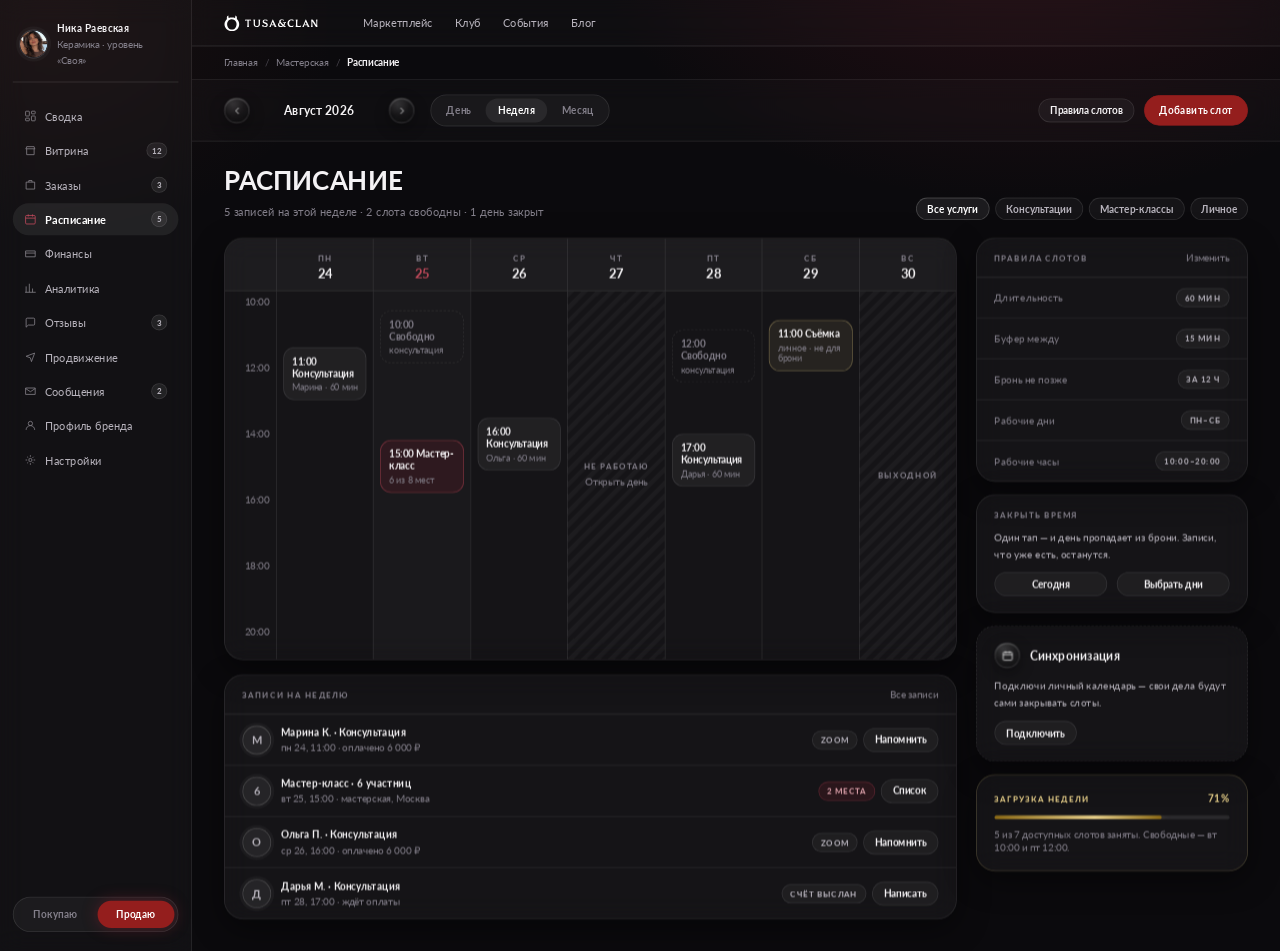
<file: raspisanie.html>
<!DOCTYPE html>
<html lang="ru">
<head>
<meta charset="utf-8">
<title>Расписание · Кабинет селлера · Made by THOUSUKA</title>
<link rel="stylesheet" href="assets/colors_and_type.css">
<style>
@font-face{font-family:'Lato';src:url('assets/fonts/Lato-Light.ttf') format('truetype');font-weight:300;font-display:swap}
@font-face{font-family:'Lato';src:url('assets/fonts/Lato-Regular.ttf') format('truetype');font-weight:400;font-display:swap}
@font-face{font-family:'Lato';src:url('assets/fonts/Lato-Italic.ttf') format('truetype');font-weight:400;font-style:italic;font-display:swap}
@font-face{font-family:'Lato';src:url('assets/fonts/Lato-Bold.ttf') format('truetype');font-weight:700;font-display:swap}
:root{--bg:#0B0A0D;--glass:rgba(255,255,255,0.045);--glass-2:rgba(255,255,255,0.07);--glass-border:rgba(255,255,255,0.10);--glass-border-strong:rgba(255,255,255,0.18);--text-1:#F4F2F4;--text-2:#B7B3BC;--text-3:#837F8A;--crimson:#9D2235;--crimson-soft:#C04B5C;--crimson-tint:rgba(157,34,53,0.16);--cta:#941E1D;--cta-hover:#B0292A;--beige:#C9A88F;--gold:#E8D08A;--green:#3FB984;--font-ui:'Lato','Helvetica Neue',sans-serif;--r-card:24px;--r-btn:9999px;--shadow-card:0 12px 40px rgba(0,0,0,0.45);--ease:cubic-bezier(0.25,0.46,0.45,0.94);--t:200ms}
*{box-sizing:border-box}
body{margin:0;background:#08070a;font-family:var(--font-ui);color:var(--text-1);-webkit-font-smoothing:antialiased}
a{color:inherit;text-decoration:none}a:hover{color:var(--crimson-soft)}
button{font-family:inherit;cursor:pointer}
:focus-visible{outline:2px solid var(--crimson-soft);outline-offset:2px;border-radius:6px}
.desk{padding:56px 48px 80px;display:flex;flex-direction:column;gap:44px;align-items:flex-start;min-width:max-content}
.deskhead{width:1600px;display:flex;align-items:flex-end;justify-content:space-between;gap:32px;border-bottom:1px solid var(--glass-border);padding-bottom:22px}
.deskhead h1{margin:0;font-size:26px;line-height:32px;font-weight:700;letter-spacing:.02em;text-transform:uppercase}
.deskhead p{margin:8px 0 0;font-size:14px;line-height:20px;color:var(--text-3);max-width:680px}
.legend{display:flex;gap:20px;flex:none}
.legend div{display:flex;align-items:center;gap:8px;font-size:12px;color:var(--text-3)}
.legend i{width:8px;height:8px;border-radius:50%;display:block}
.wrap{display:flex;flex-direction:column;gap:12px}
.lbl{display:flex;align-items:baseline;gap:10px}
.lbl b{font-size:11px;font-weight:700;letter-spacing:.16em;text-transform:uppercase;color:var(--text-2)}
.lbl span{font-size:11px;color:#4a464f;letter-spacing:.04em}
.lbl a{color:var(--crimson-soft);border-bottom:1px solid rgba(192,75,92,.35)}
.lbl a:hover{color:#DFA3AC;border-color:#DFA3AC}
.frame{position:relative;width:1600px;background:var(--bg);border:1px solid rgba(255,255,255,.08);border-radius:10px;overflow:hidden}
.frame::before{content:"";position:absolute;inset:0;z-index:0;pointer-events:none;background:radial-gradient(880px 560px at 80% -8%,rgba(157,34,53,0.18),transparent 62%),radial-gradient(640px 480px at 4% 2%,rgba(124,52,40,0.11),transparent 56%)}
.app{position:relative;z-index:1;display:grid;grid-template-columns:240px 1fr;align-items:stretch}
/* sidebar */
.side{width:240px;background:rgba(255,255,255,.03);border-right:1px solid var(--glass-border);backdrop-filter:blur(16px);padding:24px 16px;display:flex;flex-direction:column;gap:22px}
.wordmark{padding:0 8px}
.wordmark b{display:block;font-weight:700;font-size:19px;letter-spacing:.16em}
.wordmark span{display:block;margin-top:3px;font-size:9px;font-weight:700;letter-spacing:.34em;text-transform:uppercase;color:var(--text-3)}
.nav{display:flex;flex-direction:column;gap:3px}
.nav a{display:flex;align-items:center;gap:10px;height:40px;padding:0 14px;border-radius:var(--r-btn);font-size:14px;font-weight:500;color:var(--text-2);transition:color var(--t) var(--ease),background var(--t) var(--ease)}
.nav a:hover{background:var(--glass);color:var(--text-1)}
.nav a.on{background:var(--glass-2);color:#fff;font-weight:700}
.nav a svg{width:16px;height:16px;flex:none;opacity:.7;fill:none;stroke:currentColor;stroke-width:1.5}
.nav a.on svg{opacity:1;color:var(--crimson-soft)}
.nav .badge{margin-left:auto;min-width:20px;height:20px;padding:0 6px;display:grid;place-items:center;border-radius:var(--r-btn);background:var(--glass-2);border:1px solid var(--glass-border);font-size:10px;font-weight:700;color:var(--text-2);font-variant-numeric:tabular-nums}
.sidefoot{margin-top:auto;display:flex;flex-direction:column;gap:12px}
.mode{display:grid;grid-template-columns:1fr 1fr;gap:4px;background:var(--glass);border:1px solid var(--glass-border);border-radius:var(--r-btn);padding:4px}
.mode button{border:0;border-radius:var(--r-btn);background:transparent;color:var(--text-3);font-size:13px;font-weight:700;height:34px;transition:color var(--t),background var(--t)}
.mode button.on{background:var(--cta);color:#fff;box-shadow:0 0 20px rgba(157,34,53,.38)}
.me{display:flex;align-items:center;gap:10px;padding:8px;border-radius:18px;transition:background var(--t) var(--ease)}
.me:hover{background:var(--glass)}
/* topbar + content */
.top{display:flex;align-items:center;gap:16px;padding:18px 40px;border-bottom:1px solid var(--glass-border);background:rgba(255,255,255,.02);backdrop-filter:blur(14px)}
.top .sp{margin-left:auto;display:flex;align-items:center;gap:12px}
.main{width:100%;margin:0 auto;padding:30px 40px 40px;display:flex;flex-direction:column;gap:22px}
.split{display:grid;grid-template-columns:minmax(0,1fr) 340px;gap:24px;align-items:start}
.split--wide{grid-template-columns:minmax(0,1fr) 380px}
.col{display:flex;flex-direction:column;gap:18px;min-width:0}
.rail{display:flex;flex-direction:column;gap:16px}
.phead{display:flex;align-items:flex-end;justify-content:space-between;gap:24px}
/* type */
.display{margin:0;font-size:32px;line-height:38px;font-weight:700;letter-spacing:.01em;text-transform:uppercase}
.h2{margin:0;font-size:20px;line-height:26px;font-weight:700}
.h3{margin:0;font-size:15px;line-height:21px;font-weight:700}
.body{font-size:14px;line-height:21px;color:var(--text-2)}
.sm{font-size:13px;line-height:18px}
.xs{font-size:12px;line-height:16px}
.eyebrow{font-size:10px;line-height:1;font-weight:700;letter-spacing:.16em;text-transform:uppercase;color:var(--text-3)}
.stat{font-weight:700;font-size:34px;line-height:40px;letter-spacing:-.02em;font-variant-numeric:tabular-nums}
.num{font-weight:700;font-variant-numeric:tabular-nums}
.t2{color:var(--text-2)}.t3{color:var(--text-3)}.gold{color:var(--gold)}.up{color:var(--green)}.crim{color:var(--crimson-soft)}
/* surfaces */
.card{background:var(--glass);border:1px solid var(--glass-border);border-radius:var(--r-card);backdrop-filter:blur(16px);box-shadow:var(--shadow-card)}
.pad{padding:20px 22px}
.card__h{display:flex;align-items:center;justify-content:space-between;gap:16px;padding:16px 22px;border-bottom:1px solid var(--glass-border)}
.stackv{display:flex;flex-direction:column;gap:12px}
.rows{display:flex;flex-direction:column}
.row{display:flex;align-items:center;justify-content:space-between;gap:14px;padding:13px 22px;border-bottom:1px solid var(--glass-border)}
.row:last-child{border-bottom:0}
.urgent{box-shadow:inset 2px 0 0 var(--crimson-soft),var(--shadow-card);background:rgba(157,34,53,.08);border-color:rgba(192,75,92,.24)}
.orb{position:relative;display:grid;place-items:center;border-radius:50%;background:radial-gradient(120% 120% at 30% 22%,rgba(255,255,255,0.16),rgba(255,255,255,0.03) 42%,rgba(255,255,255,0.012) 70%),rgba(255,255,255,0.03);border:1px solid rgba(255,255,255,0.10);box-shadow:inset 0 1px 1px rgba(255,255,255,0.22),inset 0 -8px 18px rgba(0,0,0,0.45),0 6px 18px rgba(0,0,0,0.40);backdrop-filter:blur(14px);color:#fff;flex:none;width:38px;height:38px}
.orb svg{width:18px;height:18px;fill:none;stroke:currentColor;stroke-width:1.5}
.orb--sm{width:32px;height:32px}.orb--sm svg{width:15px;height:15px}
.orb--crimson{background:radial-gradient(120% 120% at 30% 22%,rgba(192,75,92,.40),rgba(157,34,53,.22) 45%,rgba(157,34,53,.10) 70%);border-color:rgba(192,75,92,.34);color:#F0C3C9}
.orb--gold{background:radial-gradient(120% 120% at 30% 22%,rgba(232,208,138,.34),rgba(201,168,76,.14) 45%,rgba(201,168,76,.06) 70%);border-color:rgba(232,208,138,.30);color:var(--gold)}
.av{width:36px;height:36px;border-radius:50%;flex:none;background:var(--glass-2);border:1px solid var(--glass-border-strong);box-shadow:0 0 0 4px rgba(255,255,255,.03);display:grid;place-items:center;font-weight:700;font-size:14px;color:var(--text-2)}
.av--sm{width:26px;height:26px;font-size:11px;box-shadow:none}
.thumb{width:46px;height:46px;border-radius:14px;flex:none;background:linear-gradient(150deg,rgba(201,168,143,.20),rgba(255,255,255,.03));border:1px solid var(--glass-border);display:grid;place-items:center;font-weight:700;font-size:15px;color:rgba(201,168,143,.78)}
.prod{display:flex;align-items:center;gap:14px;min-width:0}
/* controls */
.btn{display:inline-flex;align-items:center;justify-content:center;gap:8px;height:38px;padding:0 18px;border-radius:var(--r-btn);border:1px solid var(--glass-border);background:var(--glass);color:var(--text-1);font-size:13px;font-weight:700;white-space:nowrap;transition:background var(--t) var(--ease),border-color var(--t) var(--ease),box-shadow var(--t) var(--ease)}
.btn:hover{background:var(--glass-2);border-color:var(--glass-border-strong)}
.btn--cta{background:var(--cta);border-color:var(--cta);color:#fff}
.btn--cta:hover{background:var(--cta-hover);border-color:var(--cta-hover);box-shadow:0 0 26px rgba(157,34,53,.48)}
.btn--gold{border-color:rgba(232,208,138,.38);color:var(--gold);background:rgba(232,208,138,.07)}
.btn--gold:hover{background:rgba(232,208,138,.13);border-color:rgba(232,208,138,.6);box-shadow:0 0 22px rgba(232,208,138,.22)}
.btn--danger{border-color:rgba(192,75,92,.4);color:#DFA3AC;background:rgba(157,34,53,.10)}
.btn--sm{height:30px;padding:0 14px;font-size:12px}
.btn--w{width:100%}
.seg{display:flex;gap:3px;background:var(--glass);border:1px solid var(--glass-border);border-radius:var(--r-btn);padding:4px}
.seg button{border:0;background:transparent;border-radius:var(--r-btn);height:30px;padding:0 15px;font-size:13px;font-weight:700;color:var(--text-3);transition:color var(--t),background var(--t)}
.seg button:hover{color:var(--text-2)}
.seg button.on{background:var(--glass-2);color:#fff}
.chips{display:flex;gap:7px;flex-wrap:wrap;align-items:center}
.chip{display:inline-flex;align-items:center;height:28px;padding:0 13px;border-radius:var(--r-btn);font-size:12px;font-weight:700;letter-spacing:.03em;background:var(--glass);border:1px solid var(--glass-border);color:var(--text-2);white-space:nowrap;transition:border-color var(--t),color var(--t),background var(--t)}
.chip:hover{border-color:var(--glass-border-strong);color:var(--text-1)}
.chip.on{background:var(--glass-2);border-color:var(--glass-border-strong);color:#fff}
.chip--crimson{background:var(--crimson-tint);border-color:rgba(192,75,92,.30);color:#DFA3AC}
.chip--gold{background:rgba(232,208,138,.08);border-color:rgba(232,208,138,.28);color:var(--gold)}
.chip--sm{height:24px;padding:0 10px;font-size:10px;letter-spacing:.1em;text-transform:uppercase}
.field{display:flex;flex-direction:column;gap:8px}
.input{height:44px;border-radius:16px;background:rgba(255,255,255,.035);border:1px solid var(--glass-border);display:flex;align-items:center;gap:10px;padding:0 15px;font-size:14px;color:var(--text-1);transition:border-color var(--t)}
.input:hover{border-color:var(--glass-border-strong)}
.input--ph{color:var(--text-3)}
.input--area{height:auto;min-height:92px;padding:14px 15px;align-items:flex-start;line-height:21px}
.input svg{width:16px;height:16px;fill:none;stroke:currentColor;stroke-width:1.5;color:var(--text-3);flex:none}
.icn{width:18px;height:18px;fill:none;stroke:currentColor;stroke-width:1.5;color:var(--text-2);flex:none}
.bar{height:5px;border-radius:var(--r-btn);background:rgba(255,255,255,.09);overflow:hidden}
.bar i{display:block;height:100%;border-radius:var(--r-btn);background:rgba(255,255,255,.55)}
.bar--gold i{background:linear-gradient(90deg,#8B6914,#E8D08A 60%,#8B6914);box-shadow:0 0 14px rgba(232,208,138,.3)}
.toggle{width:44px;height:24px;border-radius:var(--r-btn);border:1px solid var(--glass-border);background:rgba(255,255,255,.05);position:relative;flex:none;transition:background var(--t),border-color var(--t)}
.toggle i{position:absolute;top:2px;left:2px;width:18px;height:18px;border-radius:50%;background:var(--text-3);transition:transform var(--t) var(--ease),background var(--t)}
.toggle.on{background:rgba(157,34,53,.55);border-color:rgba(192,75,92,.5)}
.toggle.on i{transform:translateX(20px);background:#fff}
/* tables */
.tbl{width:100%;border-collapse:collapse}
.tbl th{text-align:left;padding:0 22px;height:38px;background:rgba(255,255,255,.03);font-size:10px;font-weight:700;letter-spacing:.16em;text-transform:uppercase;color:var(--text-3);border-bottom:1px solid var(--glass-border);white-space:nowrap}
.tbl td{padding:0 22px;height:64px;border-bottom:1px solid var(--glass-border);font-size:14px;vertical-align:middle}
.tbl tr:last-child td{border-bottom:0}
.tbl tbody tr{transition:background var(--t) var(--ease)}
.tbl tbody tr:hover{background:rgba(255,255,255,.03)}
.tbl .r{text-align:right;font-variant-numeric:tabular-nums;font-weight:700}
.tbl tr.hot td{background:rgba(157,34,53,.07)}
.tbl tr.hot td:first-child{box-shadow:inset 2px 0 0 var(--crimson-soft)}
/* pieces */
.tiles{display:grid;grid-template-columns:repeat(4,1fr);gap:12px}
.tile{background:var(--glass);border:1px solid var(--glass-border);border-radius:20px;backdrop-filter:blur(16px);box-shadow:var(--shadow-card);padding:18px;display:flex;flex-direction:column;gap:10px;min-height:132px;transition:border-color var(--t) var(--ease),transform var(--t) var(--ease)}
.tile:hover{transform:translateY(-4px);border-color:var(--glass-border-strong)}
.tile .stat{margin-top:auto}
.tile--gold{border-color:rgba(232,208,138,.22)}
.tile--gold .stat{color:var(--gold)}
.tile--gold:hover{border-color:rgba(232,208,138,.45);box-shadow:var(--shadow-card),0 0 24px rgba(201,168,76,.16)}
.money{border-color:rgba(232,208,138,.24);background:linear-gradient(150deg,rgba(232,208,138,.10),rgba(255,255,255,.03) 60%);position:relative;overflow:hidden}
.money::after{content:"";position:absolute;right:-70px;top:-90px;width:260px;height:260px;border-radius:50%;background:radial-gradient(circle,rgba(232,208,138,.15),transparent 68%);pointer-events:none}
.chart{height:190px;display:flex;align-items:flex-end;gap:6px}
.chart i{flex:1;display:block;border-radius:3px 3px 0 0;background:linear-gradient(180deg,rgba(255,255,255,.22),rgba(255,255,255,.05))}
.chart i.hi{background:linear-gradient(180deg,rgba(192,75,92,.85),rgba(157,34,53,.18));box-shadow:0 0 18px rgba(157,34,53,.35)}
.xaxis{display:flex;justify-content:space-between;margin-top:12px}
.funnel{display:flex;flex-direction:column;gap:14px}
.funnel>div>div{display:flex;align-items:baseline;justify-content:space-between;margin-bottom:7px}
.fbar{height:30px;border-radius:6px;background:linear-gradient(90deg,rgba(255,255,255,.20),rgba(255,255,255,.06))}
.fbar--hi{background:linear-gradient(90deg,rgba(192,75,92,.9),rgba(157,34,53,.35));box-shadow:0 0 22px rgba(157,34,53,.32)}
.steps{display:grid;grid-template-columns:repeat(5,1fr);border:1px solid var(--glass-border);border-radius:20px;overflow:hidden;background:var(--glass)}
.steps>div{padding:14px 18px;border-right:1px solid var(--glass-border)}
.steps>div:last-child{border-right:0}
.steps>div.done{background:rgba(255,255,255,.04)}
.steps>div.now{background:rgba(157,34,53,.16);box-shadow:inset 0 -2px 0 var(--crimson-soft)}
.steps .sm{margin-top:5px;font-weight:700}
.tl{display:flex;flex-direction:column}
.tl div{display:flex;gap:12px;align-items:flex-start;padding-bottom:16px;position:relative}
.tl div:last-child{padding-bottom:0}
.tl div::before{content:"";position:absolute;left:6.5px;top:16px;bottom:0;width:1px;background:var(--glass-border)}
.tl div:last-child::before{display:none}
.tl b{width:14px;height:14px;border-radius:50%;flex:none;margin-top:2px;border:1px solid var(--glass-border-strong);background:rgba(255,255,255,.06);position:relative;z-index:1}
.tl div.done b{background:rgba(255,255,255,.55);border-color:transparent}
.tl div.now b{background:var(--crimson);border-color:var(--crimson-soft);box-shadow:0 0 0 4px rgba(157,34,53,.22)}
.tl p{margin:0;font-size:13px;line-height:18px;font-weight:700}
.tl p span{display:block;font-size:12px;line-height:16px;font-weight:400;color:var(--text-3);margin-top:2px}
.photo{aspect-ratio:1;border-radius:18px;border:1px solid var(--glass-border);background:linear-gradient(150deg,rgba(201,168,143,.22),rgba(255,255,255,.03));position:relative;overflow:hidden}
.photo--add{border-style:dashed;border-color:var(--glass-border-strong);background:rgba(255,255,255,.02);display:grid;place-items:center;color:var(--text-3);font-size:12px;font-weight:700;text-align:center;gap:6px}
.cover{height:190px;border-radius:20px;border:1px solid var(--glass-border);background:linear-gradient(140deg,rgba(157,34,53,.30),rgba(201,168,143,.18) 50%,rgba(255,255,255,.03));position:relative;overflow:hidden}
.grid2{display:grid;grid-template-columns:1fr 1fr;gap:12px}
.grid3{display:grid;grid-template-columns:repeat(3,1fr);gap:12px}
.grid4{display:grid;grid-template-columns:repeat(4,1fr);gap:12px}
/* week grid */
.cal{border:1px solid var(--glass-border);border-radius:var(--r-card);overflow:hidden;background:var(--glass);backdrop-filter:blur(16px);box-shadow:var(--shadow-card)}
.calhead{display:grid;grid-template-columns:64px repeat(7,1fr);border-bottom:1px solid var(--glass-border);background:rgba(255,255,255,.03)}
.calhead>div{padding:12px 10px;text-align:center;border-left:1px solid var(--glass-border)}
.calhead>div:first-child{border-left:0}
.calhead b{display:block;font-size:16px;font-weight:700;margin-top:3px;font-variant-numeric:tabular-nums}
.calhead .today b{color:var(--crimson-soft)}
.calbody{display:grid;grid-template-columns:64px repeat(7,1fr);height:460px}
.calbody>div{border-left:1px solid var(--glass-border);padding:8px;position:relative}
.calbody>div:first-child{border-left:0;display:flex;flex-direction:column;justify-content:space-between;padding:6px 8px 26px;align-items:flex-end}
.calbody .off{background:repeating-linear-gradient(135deg,rgba(255,255,255,.03) 0 6px,transparent 6px 12px)}
.slot{border-radius:14px;border:1px solid var(--glass-border);background:rgba(255,255,255,.05);padding:9px 10px;margin-bottom:8px}
.slot b{display:block;font-size:12px;font-weight:700}
.slot span{display:block;font-size:11px;color:var(--text-3);margin-top:3px}
.slot--free{border-style:dashed;background:transparent}
.slot--hot{border-color:rgba(192,75,92,.45);background:rgba(157,34,53,.16)}
.slot--gold{border-color:rgba(232,208,138,.32);background:rgba(232,208,138,.08)}
.pick{display:grid;grid-template-columns:repeat(4,1fr);gap:12px}
.pick>div{border:1px solid var(--glass-border);border-radius:20px;background:rgba(255,255,255,.03);padding:18px;display:flex;flex-direction:column;gap:11px;transition:border-color var(--t) var(--ease),background var(--t) var(--ease)}
.pick>div:hover{border-color:var(--glass-border-strong)}
.pick>div.on{border-color:rgba(192,75,92,.48);background:rgba(157,34,53,.13)}
.pick .pt{display:flex;align-items:center;justify-content:space-between;gap:10px}
.rad{width:18px;height:18px;border-radius:50%;flex:none;border:1px solid var(--glass-border-strong);background:rgba(255,255,255,.04);display:grid;place-items:center}
.rad.on{border-color:var(--crimson-soft);background:var(--crimson);box-shadow:0 0 0 4px rgba(157,34,53,.22)}
.rad.on::after{content:"";width:6px;height:6px;border-radius:50%;background:#fff}
.lab{font-size:11px;font-weight:700;letter-spacing:.1em;text-transform:uppercase;color:var(--text-3)}
.cnt{font-size:11px;color:var(--text-3);font-variant-numeric:tabular-nums}
.step{display:flex;align-items:center;gap:4px;border:1px solid var(--glass-border);border-radius:var(--r-btn);background:rgba(255,255,255,.035);padding:4px}
.step button{width:32px;height:32px;border:0;border-radius:50%;background:var(--glass);color:var(--text-2);font-size:16px;font-weight:700}
.step button:hover{background:var(--glass-2);color:#fff}
.step b{min-width:38px;text-align:center;font-variant-numeric:tabular-nums;font-size:15px}
</style>
<link rel="stylesheet" href="demo.css">
<style>.av--img{overflow:hidden;padding:0;background:#0F0D12}.av--img img{width:100%;height:100%;object-fit:cover;display:block;border-radius:50%}</style>
<style>.dm-logo{height:20px;width:auto;display:block}.dm-sub{font-size:9px;font-weight:700;letter-spacing:.2em;text-transform:uppercase;color:#837F8A;white-space:nowrap}.side-logo{height:22px;width:auto;display:block}.gnav-logo{height:20px;width:auto;display:block;flex:none}</style>
<style>.prof{display:flex;gap:11px;align-items:center;padding:2px 8px 18px;border-bottom:1px solid var(--glass-border);text-decoration:none;color:inherit}.prof:hover .sm{color:var(--crimson-soft)}.gnav{display:flex;align-items:center;gap:32px;height:58px;padding:0 40px;border-bottom:1px solid var(--glass-border);background:rgba(255,255,255,.02);backdrop-filter:blur(14px)}.gnav-logo{height:20px;width:auto;display:block}.gnav .lnk{display:flex;gap:28px;margin-left:20px}.gnav .lnk a{font-size:14px;color:var(--text-2)}.gnav .lnk a:hover{color:#fff}.gnav .rt{margin-left:auto;display:flex;align-items:center;gap:10px}.crumbs{display:flex;align-items:center;gap:9px;padding:13px 40px;border-bottom:1px solid var(--glass-border);font-size:12px;color:var(--text-3)}.crumbs a{color:var(--text-3)}.crumbs a:hover{color:var(--crimson-soft)}.crumbs i{font-style:normal;color:#4a464f}.crumbs b{color:var(--text-1);font-weight:600}.av--sm{width:30px;height:30px;font-size:11px;box-shadow:none}</style>
</head>
<body class="dm">
<div class="dm-bar">
  <a class="dm-home" href="index.html"><img src="logo.svg" alt="THOUSUKA" class="dm-logo" /><span class="dm-sub">Кабинет селлера · демо</span></a>
  <div class="dm-now"><b>Расписание</b><span>слоты услуг и даты событий</span></div>
  <div class="dm-nav">
    <a class="dm-btn" href="zakaz-1043.html" title="Предыдущий экран">←</a>
    <select class="dm-sel" onchange="location.href=this.value"><option value="svodka.html">Сводка</option><option value="vitrina.html">Витрина</option><option value="novaya-poziciya.html">Новая позиция · доставка</option><option value="zakazy.html">Заказы</option><option value="zakaz-1043.html">Заказ №1043</option><option value="raspisanie.html" selected>Расписание</option><option value="finansy.html">Финансы</option><option value="analitika.html">Аналитика</option><option value="otzyvy.html">Отзывы</option><option value="prodvizhenie.html">Продвижение</option><option value="soobscheniya.html">Сообщения</option><option value="profil.html">Профиль бренда</option><option value="nastroyki.html">Настройки</option></select>
    <a class="dm-btn" href="finansy.html" title="Следующий экран">→</a>
  </div>
</div>
<div class="dm-stage"><div class="frame" style="width:1600px"><div class="app" data-nav="raspisanie"><aside class="side">
    <a href="profil.html" class="prof"><span class="av av--img"><img src="img/avatar.png" alt="" /></span><span><span class="sm" style="font-weight:700;display:block">Ника Раевская</span><span class="xs t3">Керамика · уровень «Своя»</span></span></a>
    <nav class="nav"><a href="svodka.html"><svg viewBox="0 0 24 24"><rect x="3" y="3" width="7" height="9" rx="1"></rect><rect x="14" y="3" width="7" height="5" rx="1"></rect><rect x="14" y="12" width="7" height="9" rx="1"></rect><rect x="3" y="16" width="7" height="5" rx="1"></rect></svg>Сводка</a><a href="vitrina.html"><svg viewBox="0 0 24 24"><path d="M3 9h18M4 9l1-4h14l1 4M5 9v11h14V9"></path></svg>Витрина<span class="badge">12</span></a><a href="zakazy.html"><svg viewBox="0 0 24 24"><path d="M4 7h16v13H4zM9 7V4h6v3"></path></svg>Заказы<span class="badge">3</span></a><a href="raspisanie.html" class="on"><svg viewBox="0 0 24 24"><rect x="3" y="5" width="18" height="16" rx="2"></rect><path d="M3 10h18M8 3v4M16 3v4"></path></svg>Расписание<span class="badge">5</span></a><a href="finansy.html"><svg viewBox="0 0 24 24"><path d="M3 7h18v11H3zM3 11h18"></path></svg>Финансы</a><a href="analitika.html"><svg viewBox="0 0 24 24"><path d="M4 20V9M10 20V4M16 20v-7M22 20H2"></path></svg>Аналитика</a><a href="otzyvy.html"><svg viewBox="0 0 24 24"><path d="M20 15a2 2 0 0 1-2 2H8l-4 4V6a2 2 0 0 1 2-2h12a2 2 0 0 1 2 2z"></path></svg>Отзывы<span class="badge">3</span></a><a href="prodvizhenie.html"><svg viewBox="0 0 24 24"><path d="M4 11l16-6-6 16-2-7z"></path></svg>Продвижение</a><a href="soobscheniya.html"><svg viewBox="0 0 24 24"><path d="M3 6h18v12H3z"></path><path d="M3 7l9 6 9-6"></path></svg>Сообщения<span class="badge">2</span></a><a href="profil.html"><svg viewBox="0 0 24 24"><path d="M4 20a8 8 0 0 1 16 0"></path><circle cx="12" cy="8" r="4"></circle></svg>Профиль бренда</a><a href="nastroyki.html"><svg viewBox="0 0 24 24"><circle cx="12" cy="12" r="3"></circle><path d="M12 3v3M12 18v3M3 12h3M18 12h3M6 6l2 2M16 16l2 2M18 6l-2 2M8 16l-2 2"></path></svg>Настройки</a></nav>
    <div class="sidefoot">
      <div class="mode"><button type="button">Покупаю</button><button type="button" class="on">Продаю</button></div>
    </div>
  </aside>
  <div>
    <div class="gnav">
      <img src="logo.svg" alt="THOUSUKA" class="gnav-logo" />
      <div class="lnk"><a href="#">Маркетплейс</a><a href="#">Клуб</a><a href="#">События</a><a href="#">Блог</a></div>
    </div>
    <div class="crumbs"><a href="index.html">Главная</a><i>/</i><a href="svodka.html">Мастерская</a><i>/</i><b>Расписание</b></div>
    <div class="top">
      <div style="display:flex;align-items:center;gap:12px">
        <a href="#" class="orb orb--sm"><svg viewBox="0 0 24 24"><path d="M15 18l-6-6 6-6"></path></svg></a>
        <span class="h3" style="min-width:150px;text-align:center">Август 2026</span>
        <a href="#" class="orb orb--sm"><svg viewBox="0 0 24 24"><path d="M9 18l6-6-6-6"></path></svg></a>
        <div class="seg" style="margin-left:8px"><button>День</button><button class="on">Неделя</button><button>Месяц</button></div>
      </div>
      <div class="sp"><a href="#" class="btn btn--sm">Правила слотов</a><button class="btn btn--cta">Добавить слот</button></div>
    </div>
    <div class="main">
      <div class="phead">
        <div><h2 class="display">Расписание</h2><p class="body t3" style="margin:9px 0 0">5 записей на этой неделе · 2 слота свободны · 1 день закрыт</p></div>
        <div class="chips"><span class="chip on">Все услуги</span><span class="chip">Консультации</span><span class="chip">Мастер-классы</span><span class="chip">Личное</span></div>
      </div>

      <div class="split">
        <div class="col">
          <div class="cal">
            <div class="calhead">
              <div></div>
              <div><span class="eyebrow">пн</span><b>24</b></div>
              <div class="today"><span class="eyebrow">вт</span><b>25</b></div>
              <div><span class="eyebrow">ср</span><b>26</b></div>
              <div><span class="eyebrow">чт</span><b>27</b></div>
              <div><span class="eyebrow">пт</span><b>28</b></div>
              <div><span class="eyebrow">сб</span><b>29</b></div>
              <div><span class="eyebrow">вс</span><b>30</b></div>
            </div>
            <div class="calbody">
              <div><span class="xs t3">10:00</span><span class="xs t3">12:00</span><span class="xs t3">14:00</span><span class="xs t3">16:00</span><span class="xs t3">18:00</span><span class="xs t3">20:00</span></div>
              <div><div class="slot" style="margin-top:62px"><b>11:00 Консультация</b><span>Марина · 60 мин</span></div></div>
              <div style="background:rgba(255,255,255,.02)"><div class="slot slot--free" style="margin-top:16px"><b class="t3">10:00 Свободно</b><span>консультация</span></div><div class="slot slot--hot" style="margin-top:96px"><b>15:00 Мастер-класс</b><span>6 из 8 мест</span></div></div>
              <div><div class="slot" style="margin-top:150px"><b>16:00 Консультация</b><span>Ольга · 60 мин</span></div></div>
              <div class="off" style="display:grid;place-items:center"><div style="text-align:center"><div class="eyebrow">не работаю</div><a href="#" class="xs t3" style="display:block;margin-top:8px">Открыть день</a></div></div>
              <div><div class="slot slot--free" style="margin-top:40px"><b class="t3">12:00 Свободно</b><span>консультация</span></div><div class="slot" style="margin-top:64px"><b>17:00 Консультация</b><span>Дарья · 60 мин</span></div></div>
              <div><div class="slot slot--gold" style="margin-top:28px"><b>11:00 Съёмка</b><span>личное · не для брони</span></div></div>
              <div class="off" style="display:grid;place-items:center"><div class="eyebrow">выходной</div></div>
            </div>
          </div>
          <div class="card">
            <div class="card__h"><span class="eyebrow">Записи на неделю</span><a href="#" class="xs t3">Все записи</a></div>
            <div class="rows">
              <div class="row"><div class="prod" style="gap:12px"><span class="av">М</span><div><div class="sm" style="font-weight:700">Марина К. · Консультация</div><div class="xs t3" style="margin-top:3px">пн 24, 11:00 · оплачено 6 000 ₽</div></div></div><div class="chips"><span class="chip chip--sm">Zoom</span><a href="#" class="btn btn--sm">Напомнить</a></div></div>
              <div class="row"><div class="prod" style="gap:12px"><span class="av">6</span><div><div class="sm" style="font-weight:700">Мастер-класс · 6 участниц</div><div class="xs t3" style="margin-top:3px">вт 25, 15:00 · мастерская, Москва</div></div></div><div class="chips"><span class="chip chip--sm chip--crimson">2 места</span><a href="#" class="btn btn--sm">Список</a></div></div>
              <div class="row"><div class="prod" style="gap:12px"><span class="av">О</span><div><div class="sm" style="font-weight:700">Ольга П. · Консультация</div><div class="xs t3" style="margin-top:3px">ср 26, 16:00 · оплачено 6 000 ₽</div></div></div><div class="chips"><span class="chip chip--sm">Zoom</span><a href="#" class="btn btn--sm">Напомнить</a></div></div>
              <div class="row"><div class="prod" style="gap:12px"><span class="av">Д</span><div><div class="sm" style="font-weight:700">Дарья М. · Консультация</div><div class="xs t3" style="margin-top:3px">пт 28, 17:00 · ждёт оплаты</div></div></div><div class="chips"><span class="chip chip--sm">Счёт выслан</span><a href="#" class="btn btn--sm">Написать</a></div></div>
            </div>
          </div>
        </div>
        <div class="rail">
          <div class="card">
            <div class="card__h"><span class="eyebrow">Правила слотов</span><a href="#" class="xs t3">Изменить</a></div>
            <div class="rows">
              <div class="row"><span class="sm t3">Длительность</span><span class="chip chip--sm">60 мин</span></div>
              <div class="row"><span class="sm t3">Буфер между</span><span class="chip chip--sm">15 мин</span></div>
              <div class="row"><span class="sm t3">Бронь не позже</span><span class="chip chip--sm">за 12 ч</span></div>
              <div class="row"><span class="sm t3">Рабочие дни</span><span class="chip chip--sm">пн–сб</span></div>
              <div class="row"><span class="sm t3">Рабочие часы</span><span class="chip chip--sm">10:00–20:00</span></div>
            </div>
          </div>
          <div class="card pad stackv">
            <span class="eyebrow">Закрыть время</span>
            <p class="body" style="margin:0;font-size:13px">Один тап — и день пропадает из брони. Записи, что уже есть, останутся.</p>
            <div class="grid2"><a href="#" class="btn btn--sm">Сегодня</a><a href="#" class="btn btn--sm">Выбрать дни</a></div>
          </div>
          <div class="card pad stackv" style="border-style:dashed">
            <div style="display:flex;gap:12px;align-items:center"><span class="orb orb--sm"><svg viewBox="0 0 24 24"><rect x="3" y="5" width="18" height="16" rx="2"></rect><path d="M3 10h18M8 3v4M16 3v4"></path></svg></span><div class="h3">Синхронизация</div></div>
            <p class="body" style="margin:0;font-size:13px">Подключи личный календарь — свои дела будут сами закрывать слоты.</p>
            <a href="#" class="btn btn--sm" style="align-self:flex-start">Подключить</a>
          </div>
          <div class="card pad stackv" style="border-color:rgba(232,208,138,.22)">
            <div style="display:flex;align-items:center;justify-content:space-between"><span class="eyebrow" style="color:var(--gold)">Загрузка недели</span><span class="num sm gold">71%</span></div>
            <div class="bar bar--gold"><i style="width:71%"></i></div>
            <span class="xs t3">5 из 7 доступных слотов заняты. Свободные — вт 10:00 и пт 12:00.</span>
          </div>
        </div>
      </div>
    </div>
  </div>
</div></div></div>
<script src="demo.js"></script>
</body>
</html>
</file>
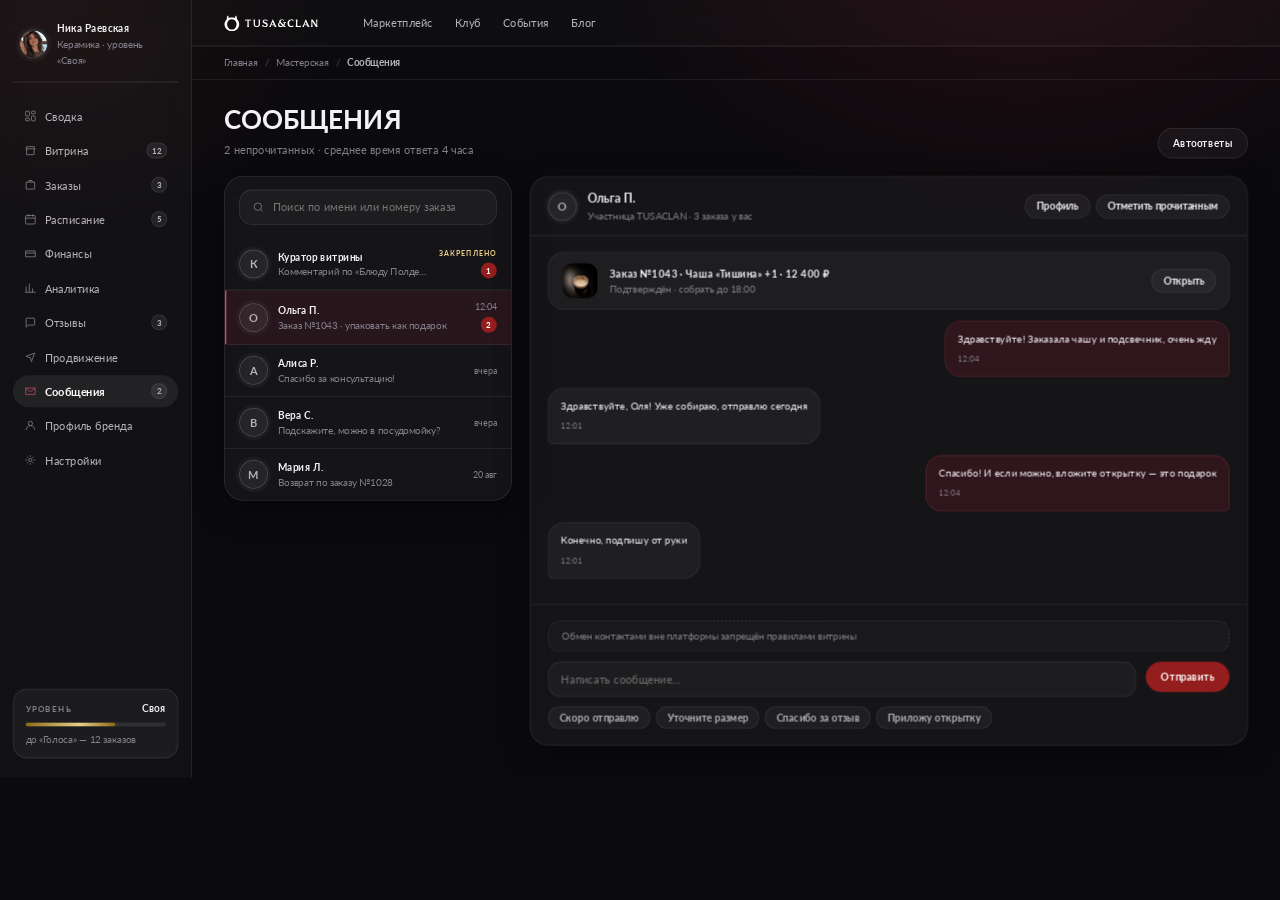
<file: soobscheniya.html>
<!DOCTYPE html>
<html lang="ru">
<head>
<meta charset="utf-8">
<title>Сообщения · Кабинет селлера · Made by THOUSUKA</title>
<link rel="stylesheet" href="assets/colors_and_type.css">
<style>
@font-face{font-family:'Lato';src:url('assets/fonts/Lato-Light.ttf') format('truetype');font-weight:300;font-display:swap}
@font-face{font-family:'Lato';src:url('assets/fonts/Lato-Regular.ttf') format('truetype');font-weight:400;font-display:swap}
@font-face{font-family:'Lato';src:url('assets/fonts/Lato-Italic.ttf') format('truetype');font-weight:400;font-style:italic;font-display:swap}
@font-face{font-family:'Lato';src:url('assets/fonts/Lato-Bold.ttf') format('truetype');font-weight:700;font-display:swap}
:root{--bg:#0B0A0D;--glass:rgba(255,255,255,0.045);--glass-2:rgba(255,255,255,0.07);--glass-border:rgba(255,255,255,0.10);--glass-border-strong:rgba(255,255,255,0.18);--text-1:#F4F2F4;--text-2:#B7B3BC;--text-3:#837F8A;--crimson:#9D2235;--crimson-soft:#C04B5C;--crimson-tint:rgba(157,34,53,0.16);--cta:#941E1D;--cta-hover:#B0292A;--beige:#C9A88F;--gold:#E8D08A;--green:#3FB984;--font-ui:'Lato','Helvetica Neue',sans-serif;--r-card:24px;--r-btn:9999px;--shadow-card:0 12px 40px rgba(0,0,0,0.45);--ease:cubic-bezier(0.25,0.46,0.45,0.94);--t:200ms}
*{box-sizing:border-box}
body{margin:0;background:#08070a;font-family:var(--font-ui);color:var(--text-1);-webkit-font-smoothing:antialiased}
a{color:inherit;text-decoration:none}a:hover{color:var(--crimson-soft)}
button{font-family:inherit;cursor:pointer}
:focus-visible{outline:2px solid var(--crimson-soft);outline-offset:2px;border-radius:6px}
.desk{padding:56px 48px 80px;display:flex;flex-direction:column;gap:44px;align-items:flex-start;min-width:max-content}
.deskhead{width:1600px;display:flex;align-items:flex-end;justify-content:space-between;gap:32px;border-bottom:1px solid var(--glass-border);padding-bottom:22px}
.deskhead h1{margin:0;font-size:26px;line-height:32px;font-weight:700;letter-spacing:.02em;text-transform:uppercase}
.deskhead p{margin:8px 0 0;font-size:14px;line-height:20px;color:var(--text-3);max-width:680px}
.legend{display:flex;gap:20px;flex:none}
.legend div{display:flex;align-items:center;gap:8px;font-size:12px;color:var(--text-3)}
.legend i{width:8px;height:8px;border-radius:50%;display:block}
.wrap{display:flex;flex-direction:column;gap:12px}
.lbl{display:flex;align-items:baseline;gap:10px}
.lbl b{font-size:11px;font-weight:700;letter-spacing:.16em;text-transform:uppercase;color:var(--text-2)}
.lbl span{font-size:11px;color:#4a464f;letter-spacing:.04em}
.lbl a{color:var(--crimson-soft);border-bottom:1px solid rgba(192,75,92,.35)}
.lbl a:hover{color:#DFA3AC;border-color:#DFA3AC}
.frame{position:relative;width:1600px;background:var(--bg);border:1px solid rgba(255,255,255,.08);border-radius:10px;overflow:hidden}
.frame::before{content:"";position:absolute;inset:0;z-index:0;pointer-events:none;background:radial-gradient(880px 560px at 80% -8%,rgba(157,34,53,0.18),transparent 62%),radial-gradient(640px 480px at 4% 2%,rgba(124,52,40,0.11),transparent 56%)}
.app{position:relative;z-index:1;display:grid;grid-template-columns:240px 1fr;align-items:stretch}
/* sidebar */
.side{width:240px;background:rgba(255,255,255,.03);border-right:1px solid var(--glass-border);backdrop-filter:blur(16px);padding:24px 16px;display:flex;flex-direction:column;gap:22px}
.wordmark{padding:0 8px}
.wordmark b{display:block;font-weight:700;font-size:19px;letter-spacing:.16em}
.wordmark span{display:block;margin-top:3px;font-size:9px;font-weight:700;letter-spacing:.34em;text-transform:uppercase;color:var(--text-3)}
.nav{display:flex;flex-direction:column;gap:3px}
.nav a{display:flex;align-items:center;gap:10px;height:40px;padding:0 14px;border-radius:var(--r-btn);font-size:14px;font-weight:500;color:var(--text-2);transition:color var(--t) var(--ease),background var(--t) var(--ease)}
.nav a:hover{background:var(--glass);color:var(--text-1)}
.nav a.on{background:var(--glass-2);color:#fff;font-weight:700}
.nav a svg{width:16px;height:16px;flex:none;opacity:.7;fill:none;stroke:currentColor;stroke-width:1.5}
.nav a.on svg{opacity:1;color:var(--crimson-soft)}
.nav .badge{margin-left:auto;min-width:20px;height:20px;padding:0 6px;display:grid;place-items:center;border-radius:var(--r-btn);background:var(--glass-2);border:1px solid var(--glass-border);font-size:10px;font-weight:700;color:var(--text-2);font-variant-numeric:tabular-nums}
.sidefoot{margin-top:auto;display:flex;flex-direction:column;gap:12px}
.mode{display:grid;grid-template-columns:1fr 1fr;gap:4px;background:var(--glass);border:1px solid var(--glass-border);border-radius:var(--r-btn);padding:4px}
.mode button{border:0;border-radius:var(--r-btn);background:transparent;color:var(--text-3);font-size:13px;font-weight:700;height:34px;transition:color var(--t),background var(--t)}
.mode button.on{background:var(--cta);color:#fff;box-shadow:0 0 20px rgba(157,34,53,.38)}
.me{display:flex;align-items:center;gap:10px;padding:8px;border-radius:18px;transition:background var(--t) var(--ease)}
.me:hover{background:var(--glass)}
/* topbar + content */
.top{display:flex;align-items:center;gap:16px;padding:18px 40px;border-bottom:1px solid var(--glass-border);background:rgba(255,255,255,.02);backdrop-filter:blur(14px)}
.top .sp{margin-left:auto;display:flex;align-items:center;gap:12px}
.main{width:100%;margin:0 auto;padding:30px 40px 40px;display:flex;flex-direction:column;gap:22px}
.split{display:grid;grid-template-columns:minmax(0,1fr) 340px;gap:24px;align-items:start}
.split--wide{grid-template-columns:minmax(0,1fr) 380px}
.col{display:flex;flex-direction:column;gap:18px;min-width:0}
.rail{display:flex;flex-direction:column;gap:16px}
.phead{display:flex;align-items:flex-end;justify-content:space-between;gap:24px}
/* type */
.display{margin:0;font-size:32px;line-height:38px;font-weight:700;letter-spacing:.01em;text-transform:uppercase}
.h2{margin:0;font-size:20px;line-height:26px;font-weight:700}
.h3{margin:0;font-size:15px;line-height:21px;font-weight:700}
.body{font-size:14px;line-height:21px;color:var(--text-2)}
.sm{font-size:13px;line-height:18px}
.xs{font-size:12px;line-height:16px}
.eyebrow{font-size:10px;line-height:1;font-weight:700;letter-spacing:.16em;text-transform:uppercase;color:var(--text-3)}
.stat{font-weight:700;font-size:34px;line-height:40px;letter-spacing:-.02em;font-variant-numeric:tabular-nums}
.num{font-weight:700;font-variant-numeric:tabular-nums}
.t2{color:var(--text-2)}.t3{color:var(--text-3)}.gold{color:var(--gold)}.up{color:var(--green)}.crim{color:var(--crimson-soft)}
/* surfaces */
.card{background:var(--glass);border:1px solid var(--glass-border);border-radius:var(--r-card);backdrop-filter:blur(16px);box-shadow:var(--shadow-card)}
.pad{padding:20px 22px}
.card__h{display:flex;align-items:center;justify-content:space-between;gap:16px;padding:16px 22px;border-bottom:1px solid var(--glass-border)}
.stackv{display:flex;flex-direction:column;gap:12px}
.rows{display:flex;flex-direction:column}
.row{display:flex;align-items:center;justify-content:space-between;gap:14px;padding:13px 22px;border-bottom:1px solid var(--glass-border)}
.row:last-child{border-bottom:0}
.urgent{box-shadow:inset 2px 0 0 var(--crimson-soft),var(--shadow-card);background:rgba(157,34,53,.08);border-color:rgba(192,75,92,.24)}
.orb{position:relative;display:grid;place-items:center;border-radius:50%;background:radial-gradient(120% 120% at 30% 22%,rgba(255,255,255,0.16),rgba(255,255,255,0.03) 42%,rgba(255,255,255,0.012) 70%),rgba(255,255,255,0.03);border:1px solid rgba(255,255,255,0.10);box-shadow:inset 0 1px 1px rgba(255,255,255,0.22),inset 0 -8px 18px rgba(0,0,0,0.45),0 6px 18px rgba(0,0,0,0.40);backdrop-filter:blur(14px);color:#fff;flex:none;width:38px;height:38px}
.orb svg{width:18px;height:18px;fill:none;stroke:currentColor;stroke-width:1.5}
.orb--sm{width:32px;height:32px}.orb--sm svg{width:15px;height:15px}
.orb--crimson{background:radial-gradient(120% 120% at 30% 22%,rgba(192,75,92,.40),rgba(157,34,53,.22) 45%,rgba(157,34,53,.10) 70%);border-color:rgba(192,75,92,.34);color:#F0C3C9}
.orb--gold{background:radial-gradient(120% 120% at 30% 22%,rgba(232,208,138,.34),rgba(201,168,76,.14) 45%,rgba(201,168,76,.06) 70%);border-color:rgba(232,208,138,.30);color:var(--gold)}
.av{width:36px;height:36px;border-radius:50%;flex:none;background:var(--glass-2);border:1px solid var(--glass-border-strong);box-shadow:0 0 0 4px rgba(255,255,255,.03);display:grid;place-items:center;font-weight:700;font-size:14px;color:var(--text-2)}
.av--sm{width:26px;height:26px;font-size:11px;box-shadow:none}
.thumb{width:46px;height:46px;border-radius:14px;flex:none;background:linear-gradient(150deg,rgba(201,168,143,.20),rgba(255,255,255,.03));border:1px solid var(--glass-border);display:grid;place-items:center;font-weight:700;font-size:15px;color:rgba(201,168,143,.78)}
.prod{display:flex;align-items:center;gap:14px;min-width:0}
/* controls */
.btn{display:inline-flex;align-items:center;justify-content:center;gap:8px;height:38px;padding:0 18px;border-radius:var(--r-btn);border:1px solid var(--glass-border);background:var(--glass);color:var(--text-1);font-size:13px;font-weight:700;white-space:nowrap;transition:background var(--t) var(--ease),border-color var(--t) var(--ease),box-shadow var(--t) var(--ease)}
.btn:hover{background:var(--glass-2);border-color:var(--glass-border-strong)}
.btn--cta{background:var(--cta);border-color:var(--cta);color:#fff}
.btn--cta:hover{background:var(--cta-hover);border-color:var(--cta-hover);box-shadow:0 0 26px rgba(157,34,53,.48)}
.btn--gold{border-color:rgba(232,208,138,.38);color:var(--gold);background:rgba(232,208,138,.07)}
.btn--gold:hover{background:rgba(232,208,138,.13);border-color:rgba(232,208,138,.6);box-shadow:0 0 22px rgba(232,208,138,.22)}
.btn--danger{border-color:rgba(192,75,92,.4);color:#DFA3AC;background:rgba(157,34,53,.10)}
.btn--sm{height:30px;padding:0 14px;font-size:12px}
.btn--w{width:100%}
.seg{display:flex;gap:3px;background:var(--glass);border:1px solid var(--glass-border);border-radius:var(--r-btn);padding:4px}
.seg button{border:0;background:transparent;border-radius:var(--r-btn);height:30px;padding:0 15px;font-size:13px;font-weight:700;color:var(--text-3);transition:color var(--t),background var(--t)}
.seg button:hover{color:var(--text-2)}
.seg button.on{background:var(--glass-2);color:#fff}
.chips{display:flex;gap:7px;flex-wrap:wrap;align-items:center}
.chip{display:inline-flex;align-items:center;height:28px;padding:0 13px;border-radius:var(--r-btn);font-size:12px;font-weight:700;letter-spacing:.03em;background:var(--glass);border:1px solid var(--glass-border);color:var(--text-2);white-space:nowrap;transition:border-color var(--t),color var(--t),background var(--t)}
.chip:hover{border-color:var(--glass-border-strong);color:var(--text-1)}
.chip.on{background:var(--glass-2);border-color:var(--glass-border-strong);color:#fff}
.chip--crimson{background:var(--crimson-tint);border-color:rgba(192,75,92,.30);color:#DFA3AC}
.chip--gold{background:rgba(232,208,138,.08);border-color:rgba(232,208,138,.28);color:var(--gold)}
.chip--sm{height:24px;padding:0 10px;font-size:10px;letter-spacing:.1em;text-transform:uppercase}
.field{display:flex;flex-direction:column;gap:8px}
.input{height:44px;border-radius:16px;background:rgba(255,255,255,.035);border:1px solid var(--glass-border);display:flex;align-items:center;gap:10px;padding:0 15px;font-size:14px;color:var(--text-1);transition:border-color var(--t)}
.input:hover{border-color:var(--glass-border-strong)}
.input--ph{color:var(--text-3)}
.input--area{height:auto;min-height:92px;padding:14px 15px;align-items:flex-start;line-height:21px}
.input svg{width:16px;height:16px;fill:none;stroke:currentColor;stroke-width:1.5;color:var(--text-3);flex:none}
.icn{width:18px;height:18px;fill:none;stroke:currentColor;stroke-width:1.5;color:var(--text-2);flex:none}
.bar{height:5px;border-radius:var(--r-btn);background:rgba(255,255,255,.09);overflow:hidden}
.bar i{display:block;height:100%;border-radius:var(--r-btn);background:rgba(255,255,255,.55)}
.bar--gold i{background:linear-gradient(90deg,#8B6914,#E8D08A 60%,#8B6914);box-shadow:0 0 14px rgba(232,208,138,.3)}
.toggle{width:44px;height:24px;border-radius:var(--r-btn);border:1px solid var(--glass-border);background:rgba(255,255,255,.05);position:relative;flex:none;transition:background var(--t),border-color var(--t)}
.toggle i{position:absolute;top:2px;left:2px;width:18px;height:18px;border-radius:50%;background:var(--text-3);transition:transform var(--t) var(--ease),background var(--t)}
.toggle.on{background:rgba(157,34,53,.55);border-color:rgba(192,75,92,.5)}
.toggle.on i{transform:translateX(20px);background:#fff}
/* tables */
.tbl{width:100%;border-collapse:collapse}
.tbl th{text-align:left;padding:0 22px;height:38px;background:rgba(255,255,255,.03);font-size:10px;font-weight:700;letter-spacing:.16em;text-transform:uppercase;color:var(--text-3);border-bottom:1px solid var(--glass-border);white-space:nowrap}
.tbl td{padding:0 22px;height:64px;border-bottom:1px solid var(--glass-border);font-size:14px;vertical-align:middle}
.tbl tr:last-child td{border-bottom:0}
.tbl tbody tr{transition:background var(--t) var(--ease)}
.tbl tbody tr:hover{background:rgba(255,255,255,.03)}
.tbl .r{text-align:right;font-variant-numeric:tabular-nums;font-weight:700;white-space:nowrap}
.tbl tr.hot td{background:rgba(157,34,53,.07)}
.tbl tr.hot td:first-child{box-shadow:inset 2px 0 0 var(--crimson-soft)}
/* pieces */
.tiles{display:grid;grid-template-columns:repeat(4,1fr);gap:12px}
.tile{background:var(--glass);border:1px solid var(--glass-border);border-radius:20px;backdrop-filter:blur(16px);box-shadow:var(--shadow-card);padding:18px;display:flex;flex-direction:column;gap:10px;min-height:132px;transition:border-color var(--t) var(--ease),transform var(--t) var(--ease)}
.tile:hover{transform:translateY(-4px);border-color:var(--glass-border-strong)}
.tile .stat{margin-top:auto}
.tile--gold{border-color:rgba(232,208,138,.22)}
.tile--gold .stat{color:var(--gold)}
.tile--gold:hover{border-color:rgba(232,208,138,.45);box-shadow:var(--shadow-card),0 0 24px rgba(201,168,76,.16)}
.money{border-color:rgba(232,208,138,.24);background:linear-gradient(150deg,rgba(232,208,138,.10),rgba(255,255,255,.03) 60%);position:relative;overflow:hidden}
.money::after{content:"";position:absolute;right:-70px;top:-90px;width:260px;height:260px;border-radius:50%;background:radial-gradient(circle,rgba(232,208,138,.15),transparent 68%);pointer-events:none}
.chart{height:190px;display:flex;align-items:flex-end;gap:6px}
.chart i{flex:1;display:block;border-radius:3px 3px 0 0;background:linear-gradient(180deg,rgba(255,255,255,.22),rgba(255,255,255,.05))}
.chart i.hi{background:linear-gradient(180deg,rgba(192,75,92,.85),rgba(157,34,53,.18));box-shadow:0 0 18px rgba(157,34,53,.35)}
.xaxis{display:flex;justify-content:space-between;margin-top:12px}
.funnel{display:flex;flex-direction:column;gap:14px}
.funnel>div>div{display:flex;align-items:baseline;justify-content:space-between;margin-bottom:7px}
.fbar{height:30px;border-radius:6px;background:linear-gradient(90deg,rgba(255,255,255,.20),rgba(255,255,255,.06))}
.fbar--hi{background:linear-gradient(90deg,rgba(192,75,92,.9),rgba(157,34,53,.35));box-shadow:0 0 22px rgba(157,34,53,.32)}
.steps{display:grid;grid-template-columns:repeat(5,1fr);border:1px solid var(--glass-border);border-radius:20px;overflow:hidden;background:var(--glass)}
.steps>div{padding:14px 18px;border-right:1px solid var(--glass-border)}
.steps>div:last-child{border-right:0}
.steps>div.done{background:rgba(255,255,255,.04)}
.steps>div.now{background:rgba(157,34,53,.16);box-shadow:inset 0 -2px 0 var(--crimson-soft)}
.steps .sm{margin-top:5px;font-weight:700}
.tl{display:flex;flex-direction:column}
.tl div{display:flex;gap:12px;align-items:flex-start;padding-bottom:16px;position:relative}
.tl div:last-child{padding-bottom:0}
.tl div::before{content:"";position:absolute;left:6.5px;top:16px;bottom:0;width:1px;background:var(--glass-border)}
.tl div:last-child::before{display:none}
.tl b{width:14px;height:14px;border-radius:50%;flex:none;margin-top:2px;border:1px solid var(--glass-border-strong);background:rgba(255,255,255,.06);position:relative;z-index:1}
.tl div.done b{background:rgba(255,255,255,.55);border-color:transparent}
.tl div.now b{background:var(--crimson);border-color:var(--crimson-soft);box-shadow:0 0 0 4px rgba(157,34,53,.22)}
.tl p{margin:0;font-size:13px;line-height:18px;font-weight:700}
.tl p span{display:block;font-size:12px;line-height:16px;font-weight:400;color:var(--text-3);margin-top:2px}
.photo{aspect-ratio:1;border-radius:18px;border:1px solid var(--glass-border);background:linear-gradient(150deg,rgba(201,168,143,.22),rgba(255,255,255,.03));position:relative;overflow:hidden}
.photo--add{border-style:dashed;border-color:var(--glass-border-strong);background:rgba(255,255,255,.02);display:grid;place-items:center;color:var(--text-3);font-size:12px;font-weight:700;text-align:center;gap:6px}
.cover{height:190px;border-radius:20px;border:1px solid var(--glass-border);background:linear-gradient(140deg,rgba(157,34,53,.30),rgba(201,168,143,.18) 50%,rgba(255,255,255,.03));position:relative;overflow:hidden}
.grid2{display:grid;grid-template-columns:1fr 1fr;gap:12px}
.grid3{display:grid;grid-template-columns:repeat(3,1fr);gap:12px}
.grid4{display:grid;grid-template-columns:repeat(4,1fr);gap:12px}
/* week grid */
.cal{border:1px solid var(--glass-border);border-radius:var(--r-card);overflow:hidden;background:var(--glass);backdrop-filter:blur(16px);box-shadow:var(--shadow-card)}
.calhead{display:grid;grid-template-columns:64px repeat(7,1fr);border-bottom:1px solid var(--glass-border);background:rgba(255,255,255,.03)}
.calhead>div{padding:12px 10px;text-align:center;border-left:1px solid var(--glass-border)}
.calhead>div:first-child{border-left:0}
.calhead b{display:block;font-size:16px;font-weight:700;margin-top:3px;font-variant-numeric:tabular-nums}
.calhead .today b{color:var(--crimson-soft)}
.calbody{display:grid;grid-template-columns:64px repeat(7,1fr);height:460px}
.calbody>div{border-left:1px solid var(--glass-border);padding:8px;position:relative}
.calbody>div:first-child{border-left:0;display:flex;flex-direction:column;justify-content:space-between;padding:6px 8px 26px;align-items:flex-end}
.calbody .off{background:repeating-linear-gradient(135deg,rgba(255,255,255,.03) 0 6px,transparent 6px 12px)}
.slot{border-radius:14px;border:1px solid var(--glass-border);background:rgba(255,255,255,.05);padding:9px 10px;margin-bottom:8px}
.slot b{display:block;font-size:12px;font-weight:700}
.slot span{display:block;font-size:11px;color:var(--text-3);margin-top:3px}
.slot--free{border-style:dashed;background:transparent}
.slot--hot{border-color:rgba(192,75,92,.45);background:rgba(157,34,53,.16)}
.slot--gold{border-color:rgba(232,208,138,.32);background:rgba(232,208,138,.08)}
.pick{display:grid;grid-template-columns:repeat(4,1fr);gap:12px}
.pick>div{border:1px solid var(--glass-border);border-radius:20px;background:rgba(255,255,255,.03);padding:18px;display:flex;flex-direction:column;gap:11px;transition:border-color var(--t) var(--ease),background var(--t) var(--ease)}
.pick>div:hover{border-color:var(--glass-border-strong)}
.pick>div.on{border-color:rgba(192,75,92,.48);background:rgba(157,34,53,.13)}
.pick .pt{display:flex;align-items:center;justify-content:space-between;gap:10px}
.rad{width:18px;height:18px;border-radius:50%;flex:none;border:1px solid var(--glass-border-strong);background:rgba(255,255,255,.04);display:grid;place-items:center}
.rad.on{border-color:var(--crimson-soft);background:var(--crimson);box-shadow:0 0 0 4px rgba(157,34,53,.22)}
.rad.on::after{content:"";width:6px;height:6px;border-radius:50%;background:#fff}
.lab{font-size:11px;font-weight:700;letter-spacing:.1em;text-transform:uppercase;color:var(--text-3)}
.cnt{font-size:11px;color:var(--text-3);font-variant-numeric:tabular-nums}
.step{display:flex;align-items:center;gap:4px;border:1px solid var(--glass-border);border-radius:var(--r-btn);background:rgba(255,255,255,.035);padding:4px}
.step button{width:32px;height:32px;border:0;border-radius:50%;background:var(--glass);color:var(--text-2);font-size:16px;font-weight:700}
.step button:hover{background:var(--glass-2);color:#fff}
.step b{min-width:38px;text-align:center;font-variant-numeric:tabular-nums;font-size:15px}

/* ── страница заказов ── */
.gnav{display:flex;align-items:center;gap:32px;height:58px;padding:0 40px;border-bottom:1px solid var(--glass-border);background:rgba(255,255,255,.02);backdrop-filter:blur(14px)}
.gnav .wm{font-weight:700;font-size:15px;letter-spacing:.2em}
.gnav .lnk{display:flex;gap:28px;margin-left:20px}
.gnav .lnk a{font-size:14px;color:var(--text-2)}
.gnav .lnk a:hover{color:#fff}
.gnav .rt{margin-left:auto;display:flex;align-items:center;gap:10px}
.crumbs{display:flex;align-items:center;gap:9px;padding:13px 40px;border-bottom:1px solid var(--glass-border);font-size:12px;color:var(--text-3)}
.crumbs a:hover{color:var(--crimson-soft)}
.crumbs i{font-style:normal;color:#4a464f}
.crumbs b{font-weight:700;color:var(--text-2)}
.prof{display:flex;gap:11px;align-items:center;padding:2px 8px 18px;border-bottom:1px solid var(--glass-border)}
.lvl{border:1px solid var(--glass-border);border-radius:18px;background:var(--glass);padding:14px 15px;display:flex;flex-direction:column;gap:9px}
.alert{display:flex;align-items:center;gap:16px;padding:15px 20px;border-radius:20px;border:1px solid rgba(192,75,92,.30);background:rgba(157,34,53,.11);box-shadow:inset 3px 0 0 var(--crimson-soft)}
.alert .btn{margin-left:auto}
.fbar2{display:flex;flex-direction:column;gap:14px}
.tbl td.act{text-align:right;padding-right:20px}
.tbl .num{font-size:14px}
.track{display:grid;grid-template-columns:repeat(8,1fr)}
.track>div{position:relative;text-align:center;padding:26px 6px 0}
.track>div::before{content:"";position:absolute;top:7px;left:0;right:0;height:1px;background:var(--glass-border)}
.track>div:first-child::before{left:50%}
.track>div:last-child::before{right:50%}
.track>div.done::before,.track>div.now::before{background:rgba(255,255,255,.34)}
.track b{position:absolute;top:0;left:50%;transform:translateX(-50%);width:14px;height:14px;border-radius:50%;background:rgba(255,255,255,.07);border:1px solid var(--glass-border-strong);z-index:1}
.track>div.done b{background:rgba(255,255,255,.62);border-color:transparent}
.track>div.now b{background:var(--crimson);border-color:var(--crimson-soft);box-shadow:0 0 0 5px rgba(157,34,53,.22)}
.track p{margin:0;font-size:12px;line-height:16px;font-weight:700;color:var(--text-3)}
.track>div.done p,.track>div.now p{color:var(--text-1)}
.track>div.now p{color:#DFA3AC}
.track span{display:block;font-size:11px;line-height:15px;color:#5f5b66;margin-top:4px;font-variant-numeric:tabular-nums}
.kv{display:flex;flex-direction:column}
.kv>div{display:flex;align-items:baseline;justify-content:space-between;gap:18px;padding:12px 0;border-bottom:1px solid rgba(255,255,255,.06)}
.kv>div:last-child{border-bottom:0}
.kv .k{font-size:13px;line-height:18px;color:var(--text-2)}
.kv .v{font-size:14px;font-weight:700;font-variant-numeric:tabular-nums;white-space:nowrap}
.kv .v--neg{color:var(--text-2)}
.kv--pay{border-top:1px solid var(--glass-border);margin-top:2px;padding-top:4px}
.hist{display:flex;flex-direction:column;gap:13px}
.hist>div{display:grid;grid-template-columns:78px 1fr;gap:12px;align-items:baseline}
.hist time{font-size:11px;color:var(--text-3);font-variant-numeric:tabular-nums}
.hist p{margin:0;font-size:13px;line-height:18px}
.act{display:flex;align-items:center;gap:12px}
.act .off{margin-left:auto;font-size:13px;font-weight:700;color:#514d58;cursor:not-allowed}
.quote{margin:0;font-size:13px;line-height:20px;color:var(--text-2);font-style:italic}
.scrim{position:absolute;inset:0;z-index:6;background:rgba(8,7,10,.74);backdrop-filter:blur(4px);display:grid;place-items:center;padding:48px}
.modal{width:560px;border-radius:32px;border:1px solid var(--glass-border-strong);background:#141117;box-shadow:0 40px 100px rgba(0,0,0,.72),0 0 0 1px rgba(255,255,255,.04)}
.modal__h{display:flex;align-items:flex-start;gap:14px;padding:24px 26px 18px;border-bottom:1px solid var(--glass-border)}
.modal__b{padding:20px 26px 6px;display:flex;flex-direction:column;gap:16px}
.modal__f{display:flex;align-items:center;gap:12px;padding:18px 26px 22px}
.opts{display:flex;flex-direction:column;gap:8px}
.opt{display:flex;align-items:flex-start;gap:12px;padding:13px 15px;border:1px solid var(--glass-border);border-radius:18px;background:rgba(255,255,255,.025);transition:border-color var(--t) var(--ease),background var(--t) var(--ease)}
.opt:hover{border-color:var(--glass-border-strong)}
.opt.on{border-color:rgba(192,75,92,.48);background:rgba(157,34,53,.12)}
.opt .rad{margin-top:1px}
.opt p{margin:0;font-size:13px;line-height:18px;font-weight:700}
.opt p span{display:block;font-weight:400;color:var(--text-3);margin-top:3px}
.warn{display:flex;gap:12px;padding:14px 16px;border-radius:18px;border:1px solid rgba(192,75,92,.28);background:rgba(157,34,53,.10)}
.cb{width:20px;height:20px;border-radius:6px;flex:none;border:1px solid var(--glass-border-strong);background:rgba(255,255,255,.04);display:grid;place-items:center;margin-top:1px}
.cb.on{background:var(--cta);border-color:var(--cta)}
.cb.on svg{width:12px;height:12px;fill:none;stroke:#fff;stroke-width:2.4}
.dim{opacity:1}
.track>div.dim b{opacity:.4}
.track>div.dim::before{opacity:.5}
.cancel-hd{text-decoration:line-through;text-decoration-color:rgba(192,75,92,.7);text-decoration-thickness:2px}
.app{grid-template-columns:240px minmax(0,1fr)}
.tbl th,.tbl td{padding:0 14px}
.tbl th:first-child,.tbl td:first-child{padding-left:20px}
.tbl th:last-child,.tbl td:last-child{padding-right:20px}
.tbl th{white-space:normal;line-height:13px}
.tbl td.act{padding-right:18px}

/* ── листы прототипов ── */
.app--plain{display:block}
.tabs{display:flex;gap:34px;border-bottom:1px solid var(--glass-border)}
.tabs a{padding:0 2px 14px;font-size:14px;font-weight:700;color:var(--text-3);position:relative}
.tabs a:hover{color:var(--text-2)}
.tabs a.on{color:#fff}
.tabs a.on::after{content:"";position:absolute;left:0;right:0;bottom:-1px;height:2px;border-radius:2px;background:var(--crimson-soft);box-shadow:0 0 14px rgba(192,75,92,.5)}
.tabs a em{font-style:normal;font-weight:400;color:var(--text-3);margin-left:7px;font-variant-numeric:tabular-nums}
.dist{display:grid;grid-template-columns:auto minmax(150px,1fr) auto;gap:7px 12px;align-items:center}
.dist span{font-size:12px;color:var(--text-3);font-variant-numeric:tabular-nums;white-space:nowrap}
.dist b{font-size:12px;font-weight:700;font-variant-numeric:tabular-nums;text-align:right;min-width:22px}
.dist .bar{height:6px}
.dist .bar i{background:linear-gradient(90deg,rgba(192,75,92,.85),rgba(157,34,53,.4))}
.mini{display:flex;flex-direction:column;gap:6px}
.mini .stat{font-size:26px;line-height:32px}
.rev{display:grid;grid-template-columns:minmax(0,1fr) 300px;gap:24px;padding:20px 22px}
.rev+.rev{border-top:1px solid var(--glass-border)}
.revh{display:flex;align-items:center;gap:12px;flex-wrap:wrap}
.stars{font-size:12px;font-weight:700;letter-spacing:.06em;color:var(--gold);white-space:nowrap}
.stars--low{color:#DFA3AC}
.qr{display:flex;flex-direction:column;gap:8px}
.msg{display:grid;grid-template-columns:360px minmax(0,1fr);gap:22px;align-items:start}
.dlg{display:flex;flex-direction:column}
.dlg>a{display:grid;grid-template-columns:auto minmax(0,1fr) auto;gap:12px;align-items:center;padding:14px 18px;border-bottom:1px solid var(--glass-border);transition:background var(--t) var(--ease)}
.dlg>a:last-child{border-bottom:0}
.dlg>a:hover{background:rgba(255,255,255,.03)}
.dlg>a.on{background:rgba(157,34,53,.13);box-shadow:inset 2px 0 0 var(--crimson-soft)}
.dlg .tx{min-width:0}
.dlg .tx b{display:block;font-size:13px;font-weight:700}
.dlg .tx span{display:block;font-size:12px;color:var(--text-3);margin-top:3px;overflow:hidden;text-overflow:ellipsis;white-space:nowrap}
.dlg .rt{text-align:right;display:flex;flex-direction:column;align-items:flex-end;gap:6px}
.dlg .rt time{font-size:11px;color:var(--text-3)}
.pin{font-size:9px;font-weight:700;letter-spacing:.12em;text-transform:uppercase;color:var(--gold)}
.unread{min-width:20px;height:20px;padding:0 6px;display:grid;place-items:center;border-radius:var(--r-btn);background:var(--cta);color:#fff;font-size:10px;font-weight:700}
.chat{display:flex;flex-direction:column;gap:14px;padding:20px 22px;min-height:460px}
.bub{max-width:74%;padding:12px 15px;border-radius:20px;font-size:13px;line-height:19px}
.bub time{display:block;font-size:10px;color:var(--text-3);margin-top:6px;font-variant-numeric:tabular-nums}
.bub--in{align-self:flex-start;background:var(--glass);border:1px solid var(--glass-border);border-bottom-left-radius:7px}
.bub--out{align-self:flex-end;background:rgba(157,34,53,.20);border:1px solid rgba(192,75,92,.30);border-bottom-right-radius:7px}
.ordpill{display:flex;align-items:center;gap:14px;padding:12px 16px;border-radius:20px;border:1px solid var(--glass-border);background:rgba(255,255,255,.04)}
.ordpill .btn{margin-left:auto}
.notice{padding:11px 16px;border-radius:16px;border:1px dashed var(--glass-border-strong);background:rgba(255,255,255,.02);font-size:12px;color:var(--text-3);text-align:center}
.ntf{width:100%;border-collapse:collapse}
.ntf th{padding:0 14px;height:36px;font-size:10px;font-weight:700;letter-spacing:.14em;text-transform:uppercase;color:var(--text-3);border-bottom:1px solid var(--glass-border);text-align:center;white-space:nowrap}
.ntf th:first-child{text-align:left;padding-left:22px}
.ntf td{padding:0 14px;height:52px;border-bottom:1px solid rgba(255,255,255,.06);font-size:13px;text-align:center}
.ntf td:first-child{text-align:left;padding-left:22px;color:var(--text-2)}
.ntf tr:last-child td{border-bottom:0}
.ntf .toggle{margin:0 auto}
.ed{display:grid;grid-template-columns:250px minmax(0,1fr) 380px;gap:22px;align-items:start}
.stepnav{display:flex;flex-direction:column;padding:8px}
.stepnav a{display:flex;align-items:center;gap:11px;height:42px;padding:0 14px;border-radius:14px;font-size:13px;font-weight:500;color:var(--text-2);transition:background var(--t),color var(--t)}
.stepnav a:hover{background:var(--glass);color:var(--text-1)}
.stepnav a.on{background:var(--glass-2);color:#fff;font-weight:700}
.stepnav a i{width:8px;height:8px;border-radius:50%;flex:none;background:rgba(255,255,255,.55)}
.stepnav a.on i{background:var(--crimson);box-shadow:0 0 0 4px rgba(157,34,53,.22)}
.stepnav a.todo{color:var(--text-3)}
.stepnav a.todo i{background:rgba(255,255,255,.16)}
.drop{padding:30px;border-radius:20px;border:1px dashed var(--glass-border-strong);background:rgba(255,255,255,.02);text-align:center;display:flex;flex-direction:column;gap:6px}
.doc{display:grid;grid-template-columns:auto minmax(0,1fr) auto;gap:16px;align-items:start;padding:18px 20px}
.docic{width:46px;height:58px;border-radius:8px;flex:none;background:linear-gradient(160deg,rgba(232,208,138,.22),rgba(255,255,255,.03));border:1px solid rgba(232,208,138,.26);display:grid;place-items:center;color:var(--gold);font-size:10px;font-weight:700;letter-spacing:.08em}
.req{display:flex;flex-direction:column;gap:12px}
.req>div{display:flex;align-items:flex-start;gap:11px;font-size:13px;line-height:18px}
.req .off{color:var(--text-3)}
.pv{border-radius:20px;border:1px solid var(--glass-border);background:rgba(255,255,255,.04);overflow:hidden}
.pv .ph{aspect-ratio:1;background:linear-gradient(150deg,rgba(201,168,143,.24),rgba(157,34,53,.14) 60%,rgba(255,255,255,.03))}
.pvb{padding:15px 16px;display:flex;flex-direction:column;gap:8px}
.centered{max-width:820px;margin:0 auto;padding:44px 40px 70px;display:flex;flex-direction:column;gap:26px}
.stepper{display:grid;grid-template-columns:repeat(5,1fr);align-items:start}
.stepper>div{position:relative;text-align:center;padding-top:44px}
.stepper>div::before{content:"";position:absolute;top:17px;left:0;right:0;height:1px;background:var(--glass-border)}
.stepper>div:first-child::before{left:50%}
.stepper>div:last-child::before{right:50%}
.stepper>div.done::before{background:rgba(255,255,255,.4)}
.stepper b{position:absolute;top:0;left:50%;transform:translateX(-50%);width:34px;height:34px;border-radius:50%;display:grid;place-items:center;font-size:13px;font-weight:700;background:rgba(255,255,255,.05);border:1px solid var(--glass-border-strong);color:var(--text-3);z-index:1}
.stepper>div.done b{background:rgba(255,255,255,.62);border-color:transparent;color:#141117}
.stepper>div.now b{background:var(--cta);border-color:var(--cta-hover);color:#fff;box-shadow:0 0 0 6px rgba(157,34,53,.20)}
.stepper p{margin:0;font-size:12px;line-height:16px;color:var(--text-3)}
.stepper>div.now p{color:#fff;font-weight:700}
.stepper>div.done p{color:var(--text-2)}
.chk{display:flex;align-items:flex-start;gap:12px;padding:16px 18px;border-radius:20px;border:1px solid var(--glass-border);background:rgba(255,255,255,.03);transition:border-color var(--t),background var(--t)}
.chk:hover{border-color:var(--glass-border-strong)}
.chk.on{border-color:rgba(192,75,92,.45);background:rgba(157,34,53,.12)}
.chk p{margin:0;font-size:14px;font-weight:700;line-height:19px}
.chk p span{display:block;font-size:12px;font-weight:400;color:var(--text-3);margin-top:3px}
.states{display:grid;grid-template-columns:repeat(4,1fr);gap:18px;align-items:stretch}
.state{display:flex;flex-direction:column;gap:16px;padding:24px 22px 26px;min-height:520px}
.state .orb{width:74px;height:74px;margin:6px auto 0}
.state .orb svg{width:30px;height:30px}
.state h3{margin:0;font-size:19px;line-height:25px;font-weight:700;text-align:center}
.state .lead{font-size:13px;line-height:19px;color:var(--text-2);text-align:center}
.state ol{margin:0;padding-left:19px;display:flex;flex-direction:column;gap:7px;font-size:13px;line-height:18px;color:var(--text-2)}
.state .foot{margin-top:auto;display:flex;flex-direction:column;gap:12px}
.state--ok{border-color:rgba(232,208,138,.26);background:linear-gradient(170deg,rgba(232,208,138,.10),rgba(255,255,255,.03) 55%)}
.note{padding:14px 16px;border-radius:16px;background:rgba(255,255,255,.035);border:1px solid var(--glass-border);box-shadow:inset 3px 0 0 var(--crimson-soft);font-size:13px;line-height:19px;color:var(--text-2)}
.note--gold{box-shadow:inset 3px 0 0 var(--gold)}
</style>
<link rel="stylesheet" href="demo.css">
<style>.av--img{overflow:hidden;padding:0;background:#0F0D12}.av--img img{width:100%;height:100%;object-fit:cover;display:block;border-radius:50%}</style>
<style>.thumb--img{overflow:hidden;padding:0;background:#0F0D12;position:relative}.thumb--img img{position:absolute;inset:0;width:100%;height:100%;object-fit:cover;display:block}</style>
<style>.dm-logo{height:20px;width:auto;display:block}.dm-sub{font-size:9px;font-weight:700;letter-spacing:.2em;text-transform:uppercase;color:#837F8A;white-space:nowrap}.side-logo{height:22px;width:auto;display:block}.gnav-logo{height:20px;width:auto;display:block;flex:none}</style>
</head>
<body class="dm">
<div class="dm-bar">
  <a class="dm-home" href="index.html"><img src="logo.svg" alt="THOUSUKA" class="dm-logo" /><span class="dm-sub">Кабинет селлера · демо</span></a>
  <div class="dm-now"><b>Сообщения</b><span>диалог по заказу №1043</span></div>
  <div class="dm-nav">
    <a class="dm-btn" href="prodvizhenie.html" title="Предыдущий экран">←</a>
    <select class="dm-sel" onchange="location.href=this.value"><option value="svodka.html">Сводка</option><option value="vitrina.html">Витрина</option><option value="novaya-poziciya.html">Новая позиция · доставка</option><option value="zakazy.html">Заказы</option><option value="zakaz-1043.html">Заказ №1043</option><option value="raspisanie.html">Расписание</option><option value="finansy.html">Финансы</option><option value="analitika.html">Аналитика</option><option value="otzyvy.html">Отзывы</option><option value="prodvizhenie.html">Продвижение</option><option value="soobscheniya.html" selected>Сообщения</option><option value="profil.html">Профиль бренда</option><option value="nastroyki.html">Настройки</option></select>
    <a class="dm-btn" href="profil.html" title="Следующий экран">→</a>
  </div>
</div>
<div class="dm-stage"><div class="frame" style="width:1600px"><div class="app"><aside class="side">
    <a href="#" class="prof"><span class="av av--img"><img src="img/avatar.png" alt="" /></span><span><span class="sm" style="font-weight:700;display:block">Ника Раевская</span><span class="xs t3">Керамика · уровень «Своя»</span></span></a>
    <nav class="nav"><a href="svodka.html"><svg viewBox="0 0 24 24"><rect x="3" y="3" width="7" height="9" rx="1"></rect><rect x="14" y="3" width="7" height="5" rx="1"></rect><rect x="14" y="12" width="7" height="9" rx="1"></rect><rect x="3" y="16" width="7" height="5" rx="1"></rect></svg>Сводка</a><a href="vitrina.html"><svg viewBox="0 0 24 24"><path d="M3 9h18M4 9l1-4h14l1 4M5 9v11h14V9"></path></svg>Витрина<span class="badge">12</span></a><a href="zakazy.html"><svg viewBox="0 0 24 24"><path d="M4 7h16v13H4zM9 7V4h6v3"></path></svg>Заказы<span class="badge">3</span></a><a href="raspisanie.html"><svg viewBox="0 0 24 24"><rect x="3" y="5" width="18" height="16" rx="2"></rect><path d="M3 10h18M8 3v4M16 3v4"></path></svg>Расписание<span class="badge">5</span></a><a href="finansy.html"><svg viewBox="0 0 24 24"><path d="M3 7h18v11H3zM3 11h18"></path></svg>Финансы</a><a href="analitika.html"><svg viewBox="0 0 24 24"><path d="M4 20V9M10 20V4M16 20v-7M22 20H2"></path></svg>Аналитика</a><a href="otzyvy.html"><svg viewBox="0 0 24 24"><path d="M20 15a2 2 0 0 1-2 2H8l-4 4V6a2 2 0 0 1 2-2h12a2 2 0 0 1 2 2z"></path></svg>Отзывы<span class="badge">3</span></a><a href="prodvizhenie.html"><svg viewBox="0 0 24 24"><path d="M4 11l16-6-6 16-2-7z"></path></svg>Продвижение</a><a href="soobscheniya.html" class="on"><svg viewBox="0 0 24 24"><path d="M3 6h18v12H3z"></path><path d="M3 7l9 6 9-6"></path></svg>Сообщения<span class="badge">2</span></a><a href="profil.html"><svg viewBox="0 0 24 24"><path d="M4 20a8 8 0 0 1 16 0"></path><circle cx="12" cy="8" r="4"></circle></svg>Профиль бренда</a><a href="nastroyki.html"><svg viewBox="0 0 24 24"><circle cx="12" cy="12" r="3"></circle><path d="M12 3v3M12 18v3M3 12h3M18 12h3M6 6l2 2M16 16l2 2M18 6l-2 2M8 16l-2 2"></path></svg>Настройки</a></nav>
    <div class="sidefoot">
      <div class="lvl">
        <div style="display:flex;align-items:baseline;justify-content:space-between"><span class="eyebrow">Уровень</span><span class="sm" style="font-weight:700">Своя</span></div>
        <div class="bar bar--gold"><i style="width:64%"></i></div>
        <span class="xs t3">до «Голоса» — 12 заказов</span>
      </div>
    </div>
  </aside><div><div class="gnav"><img src="logo.svg" alt="THOUSUKA" class="gnav-logo" /><div class="lnk"><a href="#">Маркетплейс</a><a href="#">Клуб</a><a href="#">События</a><a href="#">Блог</a></div></div><div class="crumbs"><a href="#">Главная</a><i>/</i><a href="#">Мастерская</a><i>/</i><b>Сообщения</b></div><div class="main">
<div class="phead"><div><h2 class="display">Сообщения</h2><p class="body t3" style="margin:9px 0 0">2 непрочитанных · среднее время ответа 4 часа</p></div><a href="#" class="btn">Автоответы</a></div>
<div class="msg">
  <div class="card" style="overflow:hidden">
    <div class="pad" style="padding:16px 18px"><label class="input" style="cursor:text"><svg viewBox="0 0 24 24"><circle cx="11" cy="11" r="7"></circle><path d="M20 20l-4.3-4.3"></path></svg><input type="text" data-dq placeholder="Поиск по имени или номеру заказа" style="all:unset;flex:1;min-width:0;color:var(--text-1);font:inherit;font-size:13.5px" /></label></div>
    <div class="dlg">
      <a href="#" data-d="kurator"><span class="av">К</span><span class="tx"><b>Куратор витрины</b><span>Комментарий по «Блюду Полдень»</span></span><span class="rt"><span class="pin">закреплено</span><span class="unread">1</span></span></a>
      <a href="#" class="on" data-d="olga"><span class="av">О</span><span class="tx"><b>Ольга П.</b><span>Заказ №1043 · упаковать как подарок</span></span><span class="rt"><time>12:04</time><span class="unread">2</span></span></a>
      <a href="#" data-d="alisa"><span class="av">А</span><span class="tx"><b>Алиса Р.</b><span>Спасибо за консультацию!</span></span><span class="rt"><time>вчера</time></span></a>
      <a href="#" data-d="vera"><span class="av">В</span><span class="tx"><b>Вера С.</b><span>Подскажите, можно в посудомойку?</span></span><span class="rt"><time>вчера</time></span></a>
      <a href="#" data-d="maria"><span class="av">М</span><span class="tx"><b>Мария Л.</b><span>Возврат по заказу №1028</span></span><span class="rt"><time>20 авг</time></span></a>
    </div>
  </div>
  <div class="card" style="overflow:hidden">
    <div class="card__h"><div class="prod"><span class="av" data-tav>О</span><div><div class="h3" data-tnm>Ольга П.</div><div class="xs t3" style="margin-top:4px" data-tsub>Участница TUSACLAN · 3 заказа у вас</div></div></div><div class="chips"><a href="#" class="btn btn--sm">Профиль</a><a href="#" class="btn btn--sm">Отметить прочитанным</a></div></div>
    <div class="chat" data-chat>
      <div class="ordpill"><span class="thumb thumb--img"><img src="img/chasha.avif" alt="" /></span><div><div class="sm" style="font-weight:700">Заказ №1043 · Чаша «Тишина» +1 · 12 400 ₽</div><div class="xs t3" style="margin-top:3px">Подтверждён · собрать до 18:00</div></div><a href="#" class="btn btn--sm">Открыть</a></div>
      <div class="bub bub--out">Здравствуйте! Заказала чашу и подсвечник, очень жду<time>12:04</time></div>
      <div class="bub bub--in">Здравствуйте, Оля! Уже собираю, отправлю сегодня<time>12:01</time></div>
      <div class="bub bub--out">Спасибо! И если можно, вложите открытку — это подарок<time>12:04</time></div>
      <div class="bub bub--in">Конечно, подпишу от руки<time>12:01</time></div>
    </div>
    <div class="pad stackv" style="border-top:1px solid var(--glass-border)">
      <div class="notice" style="text-align:left">Обмен контактами вне платформы запрещён правилами витрины</div>
      <div style="display:flex;gap:12px"><label class="input" style="flex:1;cursor:text"><input type="text" data-inp placeholder="Написать сообщение…" style="all:unset;flex:1;min-width:0;color:var(--text-1);font:inherit;font-size:13.5px" /></label><button class="btn btn--cta" type="button" data-send>Отправить</button></div>
      <div class="chips" data-quick><button class="chip" type="button">Скоро отправлю</button><button class="chip" type="button">Уточните размер</button><button class="chip" type="button">Спасибо за отзыв</button><button class="chip" type="button">Приложу открытку</button></div>
    </div>
  </div>
</div>
</div></div></div></div></div>
<script src="demo.js"></script>
<style>.dlg a{cursor:pointer}.chip{cursor:pointer}.dlg a[hidden]{display:none}</style>
<script>
(function(){
var D={
kurator:{nm:'Куратор витрины',av:'К',sub:'Поддержка платформы · отвечает до 2 часов',ord:null,
 msgs:[['in','Здравствуйте, Ника! По «Блюду Полдень» нужно ещё одно фото на светлом фоне — остальное приняли.','10:12'],['out','Спасибо, сниму сегодня вечером и пришлю на проверку.','10:26'],['in','Отлично. Как загрузите — позиция уйдёт на модерацию автоматически.','10:31']]},
olga:{nm:'Ольга П.',av:'О',sub:'Участница TUSACLAN · 3 заказа у вас',
 ord:{img:'img/chasha.avif',t:'Заказ №1043 · Чаша «Тишина» +1 · 12 400 ₽',s:'Подтверждён · собрать до 18:00'},
 msgs:[['out','Здравствуйте! Заказала чашу и подсвечник, очень жду','12:04'],['in','Здравствуйте, Оля! Уже собираю, отправлю сегодня','12:01'],['out','Спасибо! И если можно, вложите открытку — это подарок','12:04'],['in','Конечно, подпишу от руки','12:01']]},
alisa:{nm:'Алиса Р.',av:'А',sub:'Участница TUSACLAN · 1 заказ у вас',
 ord:{img:'img/psiholog.avif',t:'Заказ №1039 · Кружка «Соль» · 7 800 ₽',s:'Просрочен · собрать сегодня'},
 msgs:[['out','Спасибо за консультацию! Кружка прекрасная','вчера'],['in','Спасибо, Алиса. Буду рада отзыву на витрине','вчера'],['out','Уже написала :)','вчера']]},
vera:{nm:'Вера С.',av:'В',sub:'Новая покупательница · первый заказ',
 ord:{img:'img/svecha.avif',t:'Заказ №1044 · Подсвечник «Пепел» · 5 400 ₽',s:'Новый · подтвердить до 16:30'},
 msgs:[['out','Подскажите, можно в посудомойку?','вчера'],['in','Глазурь пищевая, машину переносит. Только без абразивов','вчера']]},
maria:{nm:'Мария Л.',av:'М',sub:'Участница TUSACLAN · 2 заказа у вас',
 ord:{img:'img/vaza.avif',t:'Заказ №1028 · Ваза «Дым» · 9 200 ₽',s:'Возврат оформлен · ждём отправку'},
 msgs:[['out','Хочу оформить возврат — ваза не подошла по цвету','20 авг'],['in','Конечно. Возврат оформила, адрес придёт в письме','20 авг'],['out','Спасибо за понимание!','20 авг']]}};
var dlg=document.querySelector('.dlg'),chat=document.querySelector('[data-chat]');
if(!dlg||!chat)return;
var nm=document.querySelector('[data-nm]')||document.querySelector('[data-tnm]'),sub=document.querySelector('[data-tsub]'),av=document.querySelector('[data-tav]');
var inp=document.querySelector('[data-inp]');
function esc(s){return s.replace(/&/g,'&amp;').replace(/</g,'&lt;')}
function render(k){
  var d=D[k];if(!d)return;
  nm.textContent=d.nm;sub.textContent=d.sub;av.textContent=d.av;
  var html=d.ord?'<div class="ordpill"><span class="thumb thumb--img"><img src="'+d.ord.img+'" alt="" /></span><div><div class="sm" style="font-weight:700">'+d.ord.t+'</div><div class="xs t3" style="margin-top:3px">'+d.ord.s+'</div></div><a href="zakaz-1043.html" class="btn btn--sm">Открыть</a></div>':'';
  html+=d.msgs.map(function(m){return '<div class="bub bub--'+m[0]+'">'+esc(m[1])+'<time>'+m[2]+'</time></div>'}).join('');
  chat.innerHTML=html;
}
dlg.addEventListener('click',function(e){
  var a=e.target.closest('a[data-d]');if(!a)return;e.preventDefault();
  Array.prototype.forEach.call(dlg.children,function(x){x.classList.toggle('on',x===a)});
  var u=a.querySelector('.unread');if(u)u.remove();
  render(a.dataset.d);
});
var q=document.querySelector('[data-dq]');
if(q)q.addEventListener('input',function(){
  var s=q.value.toLowerCase();
  Array.prototype.forEach.call(dlg.children,function(x){x.hidden=!!s&&x.textContent.toLowerCase().indexOf(s)<0;});
});
function push(t){
  if(!t)return;
  var b=document.createElement('div');b.className='bub bub--in';
  var d=new Date(),hh=('0'+d.getHours()).slice(-2)+':'+('0'+d.getMinutes()).slice(-2);
  b.innerHTML=esc(t)+'<time>'+hh+'</time>';
  chat.appendChild(b);chat.scrollTop=chat.scrollHeight;
}
document.querySelector('[data-send]').addEventListener('click',function(){push(inp.value.trim());inp.value='';});
inp.addEventListener('keydown',function(e){if(e.key==='Enter'){push(inp.value.trim());inp.value='';}});
document.querySelector('[data-quick]').addEventListener('click',function(e){
  var c=e.target.closest('.chip');if(!c)return;
  inp.value=c.textContent;inp.focus();
});
})();
</script>
</body>
</html>
</file>
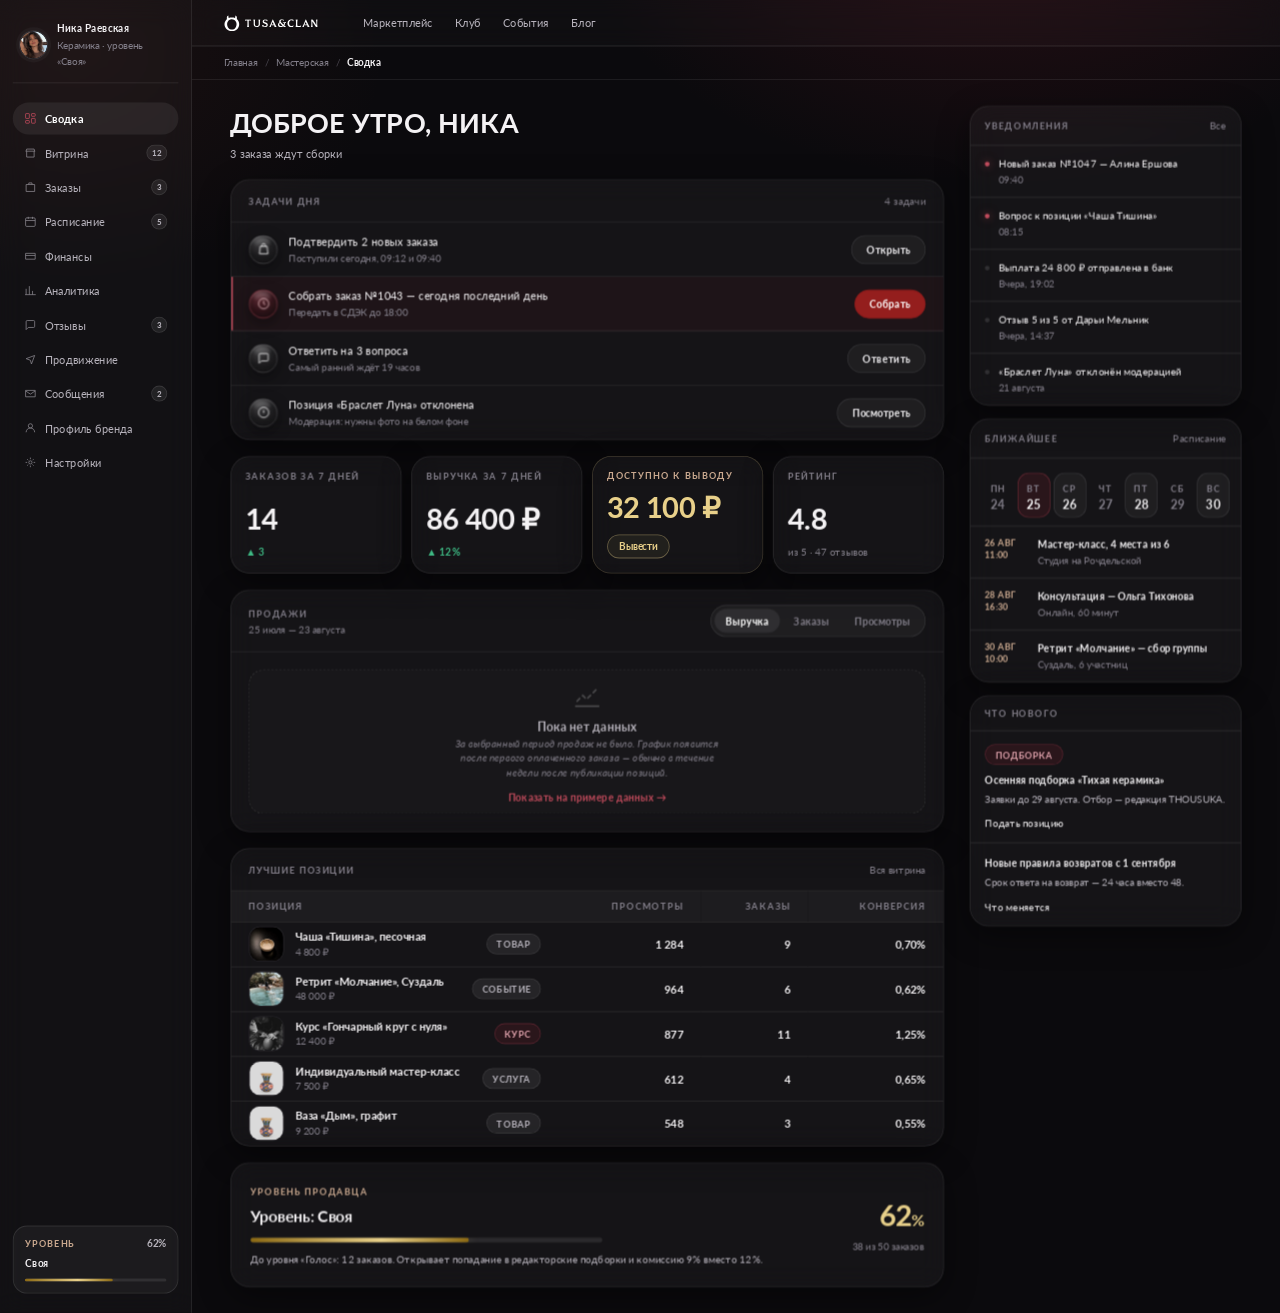
<file: svodka.html>
<!DOCTYPE html>
<html lang="ru">
<head>
<meta charset="utf-8">
<title>Сводка · Кабинет селлера · Made by THOUSUKA</title>
<link rel="stylesheet" href="assets/colors_and_type.css">
<style>
@font-face{font-family:'Lato';src:url('assets/fonts/Lato-Light.ttf') format('truetype');font-weight:300;font-display:swap}
@font-face{font-family:'Lato';src:url('assets/fonts/Lato-Regular.ttf') format('truetype');font-weight:400;font-display:swap}
@font-face{font-family:'Lato';src:url('assets/fonts/Lato-Italic.ttf') format('truetype');font-weight:400;font-style:italic;font-display:swap}
@font-face{font-family:'Lato';src:url('assets/fonts/Lato-Bold.ttf') format('truetype');font-weight:700;font-display:swap}
:root{--bg:#0B0A0D;--bg-2:#100E13;--glass:rgba(255,255,255,0.045);--glass-2:rgba(255,255,255,0.07);--glass-border:rgba(255,255,255,0.10);--glass-border-strong:rgba(255,255,255,0.18);--text-1:#F4F2F4;--text-2:#B7B3BC;--text-3:#837F8A;--crimson:#9D2235;--crimson-soft:#C04B5C;--crimson-tint:rgba(157,34,53,0.16);--cta:#941E1D;--cta-hover:#B0292A;--orange:#C75D45;--beige:#C9A88F;--gold:#E8D08A;--green:#3FB984;--font-ui:'Lato','Helvetica Neue',sans-serif;--r-card:24px;--r-btn:9999px;--shadow-card:0 12px 40px rgba(0,0,0,0.45);--ease:cubic-bezier(0.25,0.46,0.45,0.94);--t:200ms}
*{box-sizing:border-box}
body{margin:0;background:#08070a;font-family:var(--font-ui);color:var(--text-1);-webkit-font-smoothing:antialiased;text-rendering:optimizeLegibility}
a{color:inherit;text-decoration:none}
button{font-family:inherit;cursor:pointer}
:focus-visible{outline:2px solid var(--crimson-soft);outline-offset:2px;border-radius:6px}
.desk{padding:48px;display:flex;flex-direction:column;align-items:center;gap:32px;min-width:min-content}
.stack{width:100%;display:flex;flex-direction:column;gap:12px}
.stack--d{width:1600px;max-width:none;margin:0 auto}.stack--d .frame{width:1600px;flex:none}.stack--m{width:390px;max-width:none;margin:0 auto}
.framelabel{font-size:11px;font-weight:700;letter-spacing:.16em;text-transform:uppercase;color:#4a464f}
.frame{position:relative;background:var(--bg);border:1px solid rgba(255,255,255,.07);border-radius:8px;overflow:hidden}
.frame::before{content:"";position:absolute;inset:0;pointer-events:none;background:radial-gradient(900px 600px at 78% -8%,rgba(157,34,53,0.20),transparent 60%),radial-gradient(700px 520px at 6% 4%,rgba(124,52,40,0.12),transparent 55%)}
/* type */
.display{font-weight:700;font-size:34px;line-height:42px;letter-spacing:.01em;margin:0;text-transform:uppercase}
.h2{font-weight:700;font-size:20px;line-height:28px;letter-spacing:-.01em;margin:0}
.h3{font-weight:600;font-size:16px;line-height:24px;margin:0}
.body{font-size:14px;line-height:22px;color:var(--text-2)}
.sm{font-size:13px;line-height:19px}
.xs{font-size:12px;line-height:16px}
.eyebrow{font-size:11px;line-height:1;font-weight:700;letter-spacing:.16em;text-transform:uppercase;color:var(--text-3)}
.stat{font-weight:700;font-size:36px;line-height:44px;letter-spacing:-.02em;font-variant-numeric:tabular-nums}
.num{font-weight:700;font-variant-numeric:tabular-nums}
.t2{color:var(--text-2)}.t3{color:var(--text-3)}.gold{color:var(--gold)}
/* orb */
.orb{position:relative;display:grid;place-items:center;border-radius:50%;background:radial-gradient(120% 120% at 30% 22%,rgba(255,255,255,0.16),rgba(255,255,255,0.03) 42%,rgba(255,255,255,0.012) 70%),rgba(255,255,255,0.03);border:1px solid rgba(255,255,255,0.10);box-shadow:inset 0 1px 1px rgba(255,255,255,0.22),inset 0 -8px 18px rgba(0,0,0,0.45),0 6px 18px rgba(0,0,0,0.40);backdrop-filter:blur(14px);color:#fff;flex:none}
.orb::after{content:"";position:absolute;left:14%;right:24%;top:8%;height:36%;border-radius:50%;background:linear-gradient(180deg,rgba(255,255,255,0.28),rgba(255,255,255,0));filter:blur(2px);pointer-events:none}
.orb svg{position:relative;z-index:1;stroke-width:1.5;fill:none;stroke:currentColor}
.orb--sm{width:36px;height:36px}.orb--sm svg{width:17px;height:17px}
.orb--md{width:40px;height:40px}.orb--md svg{width:18px;height:18px}
.orb--crimson{background:radial-gradient(120% 120% at 30% 22%,rgba(192,75,92,.40),rgba(157,34,53,.22) 45%,rgba(157,34,53,.10) 70%);border-color:rgba(192,75,92,.34);color:#F0C3C9}
/* shell */
.app{position:relative;display:grid;grid-template-columns:240px 1fr;min-height:1240px}
.side{width:240px;background:rgba(255,255,255,.03);border-right:1px solid var(--glass-border);backdrop-filter:blur(16px);padding:24px 16px;display:flex;flex-direction:column;gap:24px}
.wordmark{padding:0 8px}
.wordmark b{display:block;font-weight:700;font-size:20px;letter-spacing:.16em}
.wordmark span{display:block;margin-top:3px;font-size:9px;font-weight:600;letter-spacing:.34em;text-transform:uppercase;color:var(--text-3)}
.mode{display:grid;grid-template-columns:1fr 1fr;gap:4px;background:var(--glass);border:1px solid var(--glass-border);border-radius:var(--r-btn);padding:4px}
.mode button{border:0;border-radius:var(--r-btn);background:transparent;color:var(--text-3);font-size:13px;font-weight:600;height:34px;transition:color var(--t) var(--ease),background var(--t) var(--ease)}
.mode button:hover{color:var(--text-2)}
.mode button.on{background:var(--cta);color:#fff;box-shadow:0 0 20px rgba(157,34,53,.38)}
.nav{display:flex;flex-direction:column;gap:3px}
.nav a{display:flex;align-items:center;gap:10px;height:40px;padding:0 14px;border-radius:var(--r-btn);font-size:14px;font-weight:500;color:var(--text-2);transition:color var(--t) var(--ease),background var(--t) var(--ease)}
.nav a:hover{background:var(--glass);color:var(--text-1)}
.nav a.on{background:var(--glass-2);color:#fff;font-weight:600}
.nav a svg{width:16px;height:16px;flex:none;opacity:.7;fill:none;stroke:currentColor;stroke-width:1.5}
.nav a.on svg{opacity:1;color:var(--crimson-soft)}
.nav .badge{margin-left:auto;min-width:20px;height:20px;padding:0 6px;display:grid;place-items:center;border-radius:var(--r-btn);background:var(--glass-2);border:1px solid var(--glass-border);font-size:10px;font-weight:700;color:var(--text-2);font-variant-numeric:tabular-nums}
.sidefoot{margin-top:auto;display:flex;flex-direction:column;gap:12px}
.levelmini{border:1px solid var(--glass-border);border-radius:18px;background:var(--glass);padding:14px}
.levelmini .row{display:flex;justify-content:space-between;align-items:baseline}
.bar{height:4px;border-radius:var(--r-btn);background:rgba(255,255,255,.09);overflow:hidden;margin-top:9px}
.bar i{display:block;height:100%;border-radius:var(--r-btn);background:linear-gradient(90deg,#8B6914,#E8D08A 60%,#8B6914);box-shadow:0 0 14px rgba(232,208,138,.30)}
.me{display:flex;align-items:center;gap:10px;padding:8px;border-radius:18px;transition:background var(--t) var(--ease)}
.me:hover{background:var(--glass)}
.av{width:36px;height:36px;border-radius:50%;flex:none;background:var(--glass-2);border:1px solid var(--glass-border-strong);box-shadow:0 0 0 4px rgba(255,255,255,.03);display:grid;place-items:center;font-weight:700;font-size:14px;color:var(--text-2)}
/* content */
.main{position:relative;width:100%;max-width:1400px;margin:0 auto;padding:32px 48px;display:grid;grid-template-columns:minmax(0,1fr) 340px;gap:32px;align-items:start}
.col{display:flex;flex-direction:column;gap:20px;min-width:0}
.rail{display:flex;flex-direction:column;gap:16px}
.card{background:var(--glass);border:1px solid var(--glass-border);border-radius:var(--r-card);backdrop-filter:blur(16px);box-shadow:var(--shadow-card)}
.card__h{display:flex;align-items:center;justify-content:space-between;padding:18px 22px;border-bottom:1px solid var(--glass-border)}
.link{font-size:13px;font-weight:500;color:var(--text-3);transition:color var(--t)}
.link:hover{color:var(--text-1)}
/* tasks */
.task{display:flex;align-items:center;gap:14px;padding:14px 22px;border-bottom:1px solid var(--glass-border);transition:background var(--t) var(--ease)}
.task:last-child{border-bottom:0}
.task:hover{background:rgba(255,255,255,.03)}
.task--urgent{box-shadow:inset 2px 0 0 var(--crimson-soft);background:rgba(157,34,53,.07)}
.task p{margin:0;font-size:14px;line-height:20px;font-weight:500}
.task .meta{display:block;font-size:12px;line-height:16px;font-weight:400;color:var(--text-3);margin-top:3px}
.task .sp{margin-left:auto}
.btn{height:36px;padding:0 18px;border-radius:var(--r-btn);border:1px solid var(--glass-border);background:var(--glass);color:var(--text-1);font-size:13px;font-weight:600;transition:border-color var(--t) var(--ease),background var(--t) var(--ease),box-shadow var(--t) var(--ease)}
.btn:hover{background:var(--glass-2);border-color:var(--glass-border-strong)}
.btn--cta{background:var(--cta);border-color:var(--cta);color:#fff}
.btn--cta:hover{background:var(--cta-hover);border-color:var(--cta-hover);box-shadow:0 0 24px rgba(157,34,53,.5)}
.btn--gold{border-color:rgba(232,208,138,.38);color:var(--gold);background:rgba(232,208,138,.06)}
.btn--gold:hover{background:rgba(232,208,138,.12);border-color:rgba(232,208,138,.6);box-shadow:0 0 20px rgba(232,208,138,.22)}
.btn--sm{height:30px;padding:0 14px;font-size:12px}
/* metrics */
.tiles{display:grid;grid-template-columns:repeat(4,1fr);gap:12px}
.tile{background:var(--glass);border:1px solid var(--glass-border);border-radius:var(--r-card);backdrop-filter:blur(16px);box-shadow:var(--shadow-card);padding:18px;display:flex;flex-direction:column;gap:12px;min-height:146px;transition:transform var(--t) var(--ease),border-color var(--t) var(--ease)}
.tile:hover{transform:translateY(-4px);border-color:var(--glass-border-strong)}
.tile .stat{margin-top:auto}
.delta{font-size:13px;font-weight:700;font-variant-numeric:tabular-nums;display:flex;align-items:center;gap:5px}
.up{color:var(--green)}.down{color:var(--crimson-soft)}
.tile--gold .stat{color:var(--gold)}
.tile--gold{border-color:rgba(232,208,138,.20)}
.tile--gold:hover{border-color:rgba(232,208,138,.45);box-shadow:0 12px 40px rgba(0,0,0,.45),0 0 24px rgba(201,168,76,.18)}
/* chart */
.seg{display:flex;gap:3px;background:var(--glass);border:1px solid var(--glass-border);border-radius:var(--r-btn);padding:4px}
.seg button{border:0;background:transparent;border-radius:var(--r-btn);height:30px;padding:0 14px;font-size:13px;font-weight:600;color:var(--text-3);transition:color var(--t),background var(--t)}
.seg button:hover{color:var(--text-2)}
.seg button.on{background:var(--glass-2);color:#fff}
.chartwrap{padding:22px}
.xaxis{display:flex;justify-content:space-between;margin-top:10px}
.nodata{display:flex;flex-direction:column;align-items:center;justify-content:center;gap:4px;height:180px;border-radius:18px;border:1px dashed rgba(255,255,255,.13);background:rgba(255,255,255,.015);text-align:center;padding:0 24px}
.nodata svg{width:38px;height:38px;fill:none;stroke:rgba(255,255,255,.22);stroke-width:1.4;stroke-linecap:round;stroke-linejoin:round;margin-bottom:6px}
.nodata b{font-size:15px;font-weight:700;color:var(--text-2)}
.nodata p{margin:0;font-size:12.5px;line-height:18px;font-weight:300;color:var(--text-3);max-width:340px;text-wrap:pretty}
.nodata .lnk{margin-top:10px;background:none;border:0;padding:0;font:inherit;font-size:12px;font-weight:700;letter-spacing:.05em;color:var(--crimson-soft);cursor:pointer}
.nodata .lnk:hover{color:#F0C3C9}
.card[data-empty] .chartwrap .chart,.card[data-empty] .chartwrap .xaxis{display:none}
.card:not([data-empty]) .chartwrap .nodata{display:none}
/* table */
.tbl{width:100%;border-collapse:collapse}
.tbl th{text-align:left;padding:0 22px;height:38px;background:rgba(255,255,255,.03);font-size:11px;font-weight:700;letter-spacing:.16em;text-transform:uppercase;color:var(--text-3);border-bottom:1px solid var(--glass-border)}
.tbl td{padding:0 22px;height:56px;border-bottom:1px solid var(--glass-border);font-size:14px;vertical-align:middle}
.tbl tr:last-child td{border-bottom:0}
.tbl tbody tr{transition:background var(--t) var(--ease)}
.tbl tbody tr:hover{background:rgba(255,255,255,.03)}
.tbl .r{text-align:right;font-variant-numeric:tabular-nums;font-weight:700}
.thumb{width:44px;height:44px;border-radius:14px;background:var(--glass-2);border:1px solid var(--glass-border);display:grid;place-items:center;font-weight:700;font-size:15px;color:var(--text-3);flex:none}
.prod{display:flex;align-items:center;gap:14px}
.chip{display:inline-flex;align-items:center;height:26px;padding:0 12px;border-radius:var(--r-btn);font-size:11px;font-weight:700;letter-spacing:.08em;text-transform:uppercase;background:var(--glass-2);border:1px solid var(--glass-border);color:var(--text-2)}
.chip--crimson{background:var(--crimson-tint);border-color:rgba(192,75,92,.30);color:#DFA3AC}
/* level */
.level{padding:24px;display:grid;grid-template-columns:1fr auto;gap:16px 24px;align-items:center}
.level .bar{height:6px;margin-top:14px}
/* rail */
.note{display:flex;gap:11px;padding:13px 18px;border-bottom:1px solid var(--glass-border);transition:background var(--t) var(--ease)}
.note:last-child{border-bottom:0}
.note:hover{background:rgba(255,255,255,.03)}
.dot{width:6px;height:6px;border-radius:50%;background:var(--crimson-soft);box-shadow:0 0 10px rgba(192,75,92,.7);margin-top:7px;flex:none}
.dot--off{background:rgba(255,255,255,.12);box-shadow:none}
.week{display:grid;grid-template-columns:repeat(7,1fr);gap:4px;padding:18px 14px 10px}
.day{border-radius:14px;padding:7px 0;text-align:center;border:1px solid transparent}
.day b{display:block;font-size:15px;font-weight:700;margin-top:3px}
.day--has{background:var(--glass);border-color:var(--glass-border)}
.day--today{background:var(--crimson-tint);border-color:rgba(192,75,92,.34)}
.day--today b{color:#fff}
.ev{display:flex;gap:12px;padding:13px 18px;border-top:1px solid var(--glass-border)}
.ev .when{font-size:11px;font-weight:700;letter-spacing:.04em;color:var(--beige);width:54px;flex:none;font-variant-numeric:tabular-nums;line-height:15px}
.ann{padding:16px 18px;border-bottom:1px solid var(--glass-border)}
.ann:last-child{border-bottom:0}
/* mobile */
.m{width:390px;height:844px;overflow-y:auto;scrollbar-width:none}
.m::-webkit-scrollbar{display:none}
.mtop{position:sticky;top:0;z-index:5;background:rgba(11,10,13,.72);backdrop-filter:blur(18px);border-bottom:1px solid var(--glass-border);padding:14px 16px;display:flex;align-items:center;gap:12px}
.mbody{position:relative;padding:16px 16px 24px;display:flex;flex-direction:column;gap:18px}
.mtiles{display:grid;grid-template-columns:1fr 1fr;gap:10px}
.mtiles .tile{min-height:120px;padding:16px;gap:10px}
.mtiles .stat{font-size:28px;line-height:34px}
.tabbar{position:sticky;bottom:0;z-index:5;display:grid;grid-template-columns:repeat(5,1fr);background:rgba(11,10,13,.80);backdrop-filter:blur(18px);border-top:1px solid var(--glass-border);padding:9px 4px 12px}
.tab{display:flex;flex-direction:column;align-items:center;gap:5px;font-size:10px;font-weight:600;letter-spacing:.02em;color:var(--text-3);padding:2px 0}
.tab svg{width:20px;height:20px;fill:none;stroke:currentColor;stroke-width:1.5}
.tab.on{color:#fff}
.tab.on svg{color:var(--crimson-soft)}
</style>
<link rel="stylesheet" href="demo.css">
<style>.av--img{overflow:hidden;padding:0;background:#0F0D12}.av--img img{width:100%;height:100%;object-fit:cover;display:block;border-radius:50%}</style>
<style>.thumb--img{overflow:hidden;padding:0;background:#0F0D12;position:relative}.thumb--img img{position:absolute;inset:0;width:100%;height:100%;object-fit:cover;display:block}</style>
<style>.dm-logo{height:20px;width:auto;display:block}.dm-sub{font-size:9px;font-weight:700;letter-spacing:.2em;text-transform:uppercase;color:#837F8A;white-space:nowrap}.side-logo{height:22px;width:auto;display:block}.gnav-logo{height:20px;width:auto;display:block;flex:none}</style>
<style>.prof{display:flex;gap:11px;align-items:center;padding:2px 8px 18px;border-bottom:1px solid var(--glass-border);text-decoration:none;color:inherit}.prof:hover .sm{color:var(--crimson-soft)}.gnav{display:flex;align-items:center;gap:32px;height:58px;padding:0 40px;border-bottom:1px solid var(--glass-border);background:rgba(255,255,255,.02);backdrop-filter:blur(14px)}.gnav-logo{height:20px;width:auto;display:block}.gnav .lnk{display:flex;gap:28px;margin-left:20px}.gnav .lnk a{font-size:14px;color:var(--text-2)}.gnav .lnk a:hover{color:#fff}.gnav .rt{margin-left:auto;display:flex;align-items:center;gap:10px}.crumbs{display:flex;align-items:center;gap:9px;padding:13px 40px;border-bottom:1px solid var(--glass-border);font-size:12px;color:var(--text-3)}.crumbs a{color:var(--text-3)}.crumbs a:hover{color:var(--crimson-soft)}.crumbs i{font-style:normal;color:#4a464f}.crumbs b{color:var(--text-1);font-weight:600}.av--sm{width:30px;height:30px;font-size:11px;box-shadow:none}</style>
</head>
<body class="dm">
<div class="dm-bar">
  <a class="dm-home" href="index.html"><img src="logo.svg" alt="THOUSUKA" class="dm-logo" /><span class="dm-sub">Кабинет селлера · демо</span></a>
  <div class="dm-now"><b>Сводка</b><span>главный экран мастерской</span></div>
  <div class="dm-nav">
    <a class="dm-btn" href="nastroyki.html" title="Предыдущий экран">←</a>
    <select class="dm-sel" onchange="location.href=this.value"><option value="svodka.html" selected>Сводка</option><option value="vitrina.html">Витрина</option><option value="novaya-poziciya.html">Новая позиция · доставка</option><option value="zakazy.html">Заказы</option><option value="zakaz-1043.html">Заказ №1043</option><option value="raspisanie.html">Расписание</option><option value="finansy.html">Финансы</option><option value="analitika.html">Аналитика</option><option value="otzyvy.html">Отзывы</option><option value="prodvizhenie.html">Продвижение</option><option value="soobscheniya.html">Сообщения</option><option value="profil.html">Профиль бренда</option><option value="nastroyki.html">Настройки</option></select>
    <a class="dm-btn" href="vitrina.html" title="Следующий экран">→</a>
  </div>
</div>
<div class="dm-stage"><div class="frame" style="width:1600px"><div class="app">

  <aside class="side">
    <a href="profil.html" class="prof"><span class="av av--img"><img src="img/avatar.png" alt="" /></span><span><span class="sm" style="font-weight:700;display:block">Ника Раевская</span><span class="xs t3">Керамика · уровень «Своя»</span></span></a>
    <nav class="nav"><a href="svodka.html" class="on"><svg viewBox="0 0 24 24"><rect x="3" y="3" width="7" height="9" rx="1"></rect><rect x="14" y="3" width="7" height="5" rx="1"></rect><rect x="14" y="12" width="7" height="9" rx="1"></rect><rect x="3" y="16" width="7" height="5" rx="1"></rect></svg>Сводка</a><a href="vitrina.html"><svg viewBox="0 0 24 24"><path d="M3 9h18M4 9l1-4h14l1 4M5 9v11h14V9"></path></svg>Витрина<span class="badge">12</span></a><a href="zakazy.html"><svg viewBox="0 0 24 24"><path d="M4 7h16v13H4zM9 7V4h6v3"></path></svg>Заказы<span class="badge">3</span></a><a href="raspisanie.html"><svg viewBox="0 0 24 24"><rect x="3" y="5" width="18" height="16" rx="2"></rect><path d="M3 10h18M8 3v4M16 3v4"></path></svg>Расписание<span class="badge">5</span></a><a href="finansy.html"><svg viewBox="0 0 24 24"><path d="M3 7h18v11H3zM3 11h18"></path></svg>Финансы</a><a href="analitika.html"><svg viewBox="0 0 24 24"><path d="M4 20V9M10 20V4M16 20v-7M22 20H2"></path></svg>Аналитика</a><a href="otzyvy.html"><svg viewBox="0 0 24 24"><path d="M20 15a2 2 0 0 1-2 2H8l-4 4V6a2 2 0 0 1 2-2h12a2 2 0 0 1 2 2z"></path></svg>Отзывы<span class="badge">3</span></a><a href="prodvizhenie.html"><svg viewBox="0 0 24 24"><path d="M4 11l16-6-6 16-2-7z"></path></svg>Продвижение</a><a href="soobscheniya.html"><svg viewBox="0 0 24 24"><path d="M3 6h18v12H3z"></path><path d="M3 7l9 6 9-6"></path></svg>Сообщения<span class="badge">2</span></a><a href="profil.html"><svg viewBox="0 0 24 24"><path d="M4 20a8 8 0 0 1 16 0"></path><circle cx="12" cy="8" r="4"></circle></svg>Профиль бренда</a><a href="nastroyki.html"><svg viewBox="0 0 24 24"><circle cx="12" cy="12" r="3"></circle><path d="M12 3v3M12 18v3M3 12h3M18 12h3M6 6l2 2M16 16l2 2M18 6l-2 2M8 16l-2 2"></path></svg>Настройки</a></nav>
    <div class="sidefoot">
      <div class="levelmini">
        <div class="row"><span class="eyebrow" style="color:var(--beige)">Уровень</span><span class="xs num t2">62%</span></div>
        <div class="sm" style="margin-top:7px;font-weight:700">Своя</div>
        <div class="bar"><i style="width:62%"></i></div>
      </div>
    </div>
  </aside>
  <div>
    <div class="gnav">
      <img src="logo.svg" alt="THOUSUKA" class="gnav-logo" />
      <div class="lnk"><a href="#">Маркетплейс</a><a href="#">Клуб</a><a href="#">События</a><a href="#">Блог</a></div>
    </div>
    <div class="crumbs"><a href="index.html">Главная</a><i>/</i><a href="svodka.html">Мастерская</a><i>/</i><b>Сводка</b></div>
  <main class="main">
    <div class="col">

      <header>
        <h1 class="display">Доброе утро, Ника</h1>
        <p class="body" style="margin:8px 0 0">3 заказа ждут сборки</p>
      </header>

      <!-- ЗАДАЧИ ДНЯ. Пустой вариант: карточка с одной строкой по центру, 48px по вертикали —
           «Всё сделано. Хороший день» (Lato 400 14/22, --text-2), без иконок и кнопок. -->
      <section class="card">
        <div class="card__h"><span class="eyebrow">Задачи дня</span><span class="link">4 задачи</span></div>
        <div class="task">
          <span class="orb orb--sm"><svg viewBox="0 0 24 24"><path d="M6 7h12l1.5 13H4.5L6 7zM9 7V5a3 3 0 0 1 6 0v2"></path></svg></span>
          <p>Подтвердить 2 новых заказа<span class="meta">Поступили сегодня, 09:12 и 09:40</span></p>
          <button class="btn sp">Открыть</button>
        </div>
        <div class="task task--urgent">
          <span class="orb orb--sm orb--crimson"><svg viewBox="0 0 24 24"><circle cx="12" cy="12" r="9"></circle><path d="M12 7v5l3 2"></path></svg></span>
          <p>Собрать заказ №1043 — сегодня последний день<span class="meta">Передать в СДЭК до 18:00</span></p>
          <button class="btn btn--cta sp">Собрать</button>
        </div>
        <div class="task">
          <span class="orb orb--sm"><svg viewBox="0 0 24 24"><path d="M20 15a2 2 0 0 1-2 2H8l-4 4V6a2 2 0 0 1 2-2h12a2 2 0 0 1 2 2v9z"></path></svg></span>
          <p>Ответить на 3 вопроса<span class="meta">Самый ранний ждёт 19 часов</span></p>
          <button class="btn sp">Ответить</button>
        </div>
        <div class="task">
          <span class="orb orb--sm"><svg viewBox="0 0 24 24"><circle cx="12" cy="12" r="9"></circle><path d="M12 8v5M12 16h.01"></path></svg></span>
          <p>Позиция «Браслет Луна» отклонена<span class="meta">Модерация: нужны фото на белом фоне</span></p>
          <button class="btn sp">Посмотреть</button>
        </div>
      </section>

      <section class="tiles">
        <div class="tile"><span class="eyebrow">Заказов за 7 дней</span><span class="stat">14</span><span class="delta up">▲ 3</span></div>
        <div class="tile"><span class="eyebrow">Выручка за 7 дней</span><span class="stat">86 400 ₽</span><span class="delta up">▲ 12%</span></div>
        <div class="tile tile--gold"><span class="eyebrow" style="color:var(--beige)">Доступно к выводу</span><span class="stat">32 100 ₽</span><button class="btn btn--sm btn--gold" style="align-self:flex-start">Вывести</button></div>
        <div class="tile"><span class="eyebrow">Рейтинг</span><span class="stat">4.8</span><span class="delta t3" style="font-weight:400">из 5 · 47 отзывов</span></div>
      </section>

      <section class="card" data-empty>
        <div class="card__h"><div><span class="eyebrow">Продажи</span><div class="xs t3" style="margin-top:5px">25 июля — 23 августа</div></div>
          <div class="seg" data-seg=""><button class="on" data-k="rev">Выручка</button><button data-k="ord">Заказы</button><button data-k="vw">Просмотры</button></div>
        </div>
        <div class="chartwrap">
          <div class="nodata">
            <svg viewBox="0 0 24 24"><path d="M3 20h18"/><path d="M4 16l4.5-4.5 3 3L20 6"stroke-dasharray="3 3"/><circle cx="12" cy="12" r="9" opacity="0"/></svg>
            <b>Пока нет данных</b>
            <p>За выбранный период продаж не было. График появится после первого оплаченного заказа — обычно в течение недели после публикации позиций.</p>
            <button class="lnk" type="button" data-showdata>Показать на примере данных →</button>
          </div>
          <svg class="chart" viewBox="0 0 720 180" width="100%" height="180" preserveAspectRatio="none"></svg>
          <div class="xaxis"><span class="eyebrow">25 июля</span><span class="eyebrow">1 августа</span><span class="eyebrow">9 августа</span><span class="eyebrow">16 августа</span><span class="eyebrow">23 августа</span></div>
        </div>
      </section>

      <section class="card">
        <div class="card__h"><span class="eyebrow">Лучшие позиции</span><a href="#" class="link">Вся витрина</a></div>
        <table class="tbl">
          <thead><tr><th style="width:46%">Позиция</th><th class="r">Просмотры</th><th class="r">Заказы</th><th class="r">Конверсия</th></tr></thead>
          <tbody>
            <tr><td><div class="prod"><div class="thumb thumb--img"><img src="img/chasha.avif" alt="" /></div><div style="flex:1"><div style="font-weight:600">Чаша «Тишина», песочная</div><div class="xs t3" style="margin-top:3px">4 800 ₽</div></div><span class="chip">Товар</span></div></td><td class="r">1 284</td><td class="r">9</td><td class="r">0,70%</td></tr>
            <tr><td><div class="prod"><div class="thumb thumb--img"><img src="img/retrit.avif" alt="" /></div><div style="flex:1"><div style="font-weight:600">Ретрит «Молчание», Суздаль</div><div class="xs t3" style="margin-top:3px">48 000 ₽</div></div><span class="chip">Событие</span></div></td><td class="r">964</td><td class="r">6</td><td class="r">0,62%</td></tr>
            <tr><td><div class="prod"><div class="thumb thumb--img"><img src="img/goncharka.avif" alt="" /></div><div style="flex:1"><div style="font-weight:600">Курс «Гончарный круг с нуля»</div><div class="xs t3" style="margin-top:3px">12 400 ₽</div></div><span class="chip chip--crimson">Курс</span></div></td><td class="r">877</td><td class="r">11</td><td class="r">1,25%</td></tr>
            <tr><td><div class="prod"><div class="thumb thumb--img"><img src="img/vaza.avif" alt="" /></div><div style="flex:1"><div style="font-weight:600">Индивидуальный мастер-класс</div><div class="xs t3" style="margin-top:3px">7 500 ₽</div></div><span class="chip">Услуга</span></div></td><td class="r">612</td><td class="r">4</td><td class="r">0,65%</td></tr>
            <tr><td><div class="prod"><div class="thumb thumb--img"><img src="img/vaza.avif" alt="" /></div><div style="flex:1"><div style="font-weight:600">Ваза «Дым», графит</div><div class="xs t3" style="margin-top:3px">9 200 ₽</div></div><span class="chip">Товар</span></div></td><td class="r">548</td><td class="r">3</td><td class="r">0,55%</td></tr>
          </tbody>
        </table>
      </section>

      <section class="card level">
        <div>
          <span class="eyebrow" style="color:var(--beige)">Уровень продавца</span>
          <h2 class="h2" style="margin:8px 0 0">Уровень: Своя</h2>
          <div class="bar" style="max-width:440px"><i style="width:62%"></i></div>
          <p class="sm t2" style="margin:12px 0 0">До уровня «Голос»: 12 заказов. Открывает попадание в редакторские подборки и комиссию 9% вместо 12%.</p>
        </div>
        <div style="text-align:right"><div class="stat gold">62<span style="font-size:20px">%</span></div><div class="xs t3" style="margin-top:3px">38 из 50 заказов</div></div>
      </section>

    </div>

    <aside class="rail">
      <section class="card">
        <div class="card__h" style="padding:16px 18px"><span class="eyebrow">Уведомления</span><a href="#" class="link">Все</a></div>
        <div class="note"><span class="dot"></span><div><div class="sm">Новый заказ №1047 — Алина Ершова</div><div class="xs t3" style="margin-top:3px">09:40</div></div></div>
        <div class="note"><span class="dot"></span><div><div class="sm">Вопрос к позиции «Чаша Тишина»</div><div class="xs t3" style="margin-top:3px">08:15</div></div></div>
        <div class="note"><span class="dot dot--off"></span><div><div class="sm">Выплата 24 800 ₽ отправлена в банк</div><div class="xs t3" style="margin-top:3px">Вчера, 19:02</div></div></div>
        <div class="note"><span class="dot dot--off"></span><div><div class="sm">Отзыв 5 из 5 от Дарьи Мельник</div><div class="xs t3" style="margin-top:3px">Вчера, 14:37</div></div></div>
        <div class="note"><span class="dot dot--off"></span><div><div class="sm">«Браслет Луна» отклонён модерацией</div><div class="xs t3" style="margin-top:3px">21 августа</div></div></div>
      </section>

      <section class="card">
        <div class="card__h" style="padding:16px 18px"><span class="eyebrow">Ближайшее</span><a href="#" class="link">Расписание</a></div>
        <div class="week">
          <div class="day"><span class="eyebrow">пн</span><b class="t3">24</b></div>
          <div class="day day--today"><span class="eyebrow">вт</span><b>25</b></div>
          <div class="day day--has"><span class="eyebrow">ср</span><b>26</b></div>
          <div class="day"><span class="eyebrow">чт</span><b class="t3">27</b></div>
          <div class="day day--has"><span class="eyebrow">пт</span><b>28</b></div>
          <div class="day"><span class="eyebrow">сб</span><b class="t3">29</b></div>
          <div class="day day--has"><span class="eyebrow">вс</span><b>30</b></div>
        </div>
        <div class="ev"><span class="when">26 АВГ<br>11:00</span><div><div class="sm" style="font-weight:600">Мастер-класс, 4 места из 6</div><div class="xs t3" style="margin-top:3px">Студия на Рочдельской</div></div></div>
        <div class="ev"><span class="when">28 АВГ<br>16:30</span><div><div class="sm" style="font-weight:600">Консультация — Ольга Тихонова</div><div class="xs t3" style="margin-top:3px">Онлайн, 60 минут</div></div></div>
        <div class="ev"><span class="when">30 АВГ<br>10:00</span><div><div class="sm" style="font-weight:600">Ретрит «Молчание» — сбор группы</div><div class="xs t3" style="margin-top:3px">Суздаль, 6 участниц</div></div></div>
      </section>

      <section class="card">
        <div class="card__h" style="padding:16px 18px"><span class="eyebrow">Что нового</span></div>
        <div class="ann"><span class="chip chip--crimson">Подборка</span><div class="sm" style="margin:10px 0 0;font-weight:600">Осенняя подборка «Тихая керамика»</div><p class="xs t2" style="margin:5px 0 10px;line-height:18px">Заявки до 29 августа. Отбор — редакция THOUSUKA.</p><a href="#" class="link" style="color:var(--text-1)">Подать позицию</a></div>
        <div class="ann"><div class="sm" style="font-weight:600">Новые правила возвратов с 1 сентября</div><p class="xs t2" style="margin:5px 0 10px;line-height:18px">Срок ответа на возврат — 24 часа вместо 48.</p><a href="#" class="link" style="color:var(--text-1)">Что меняется</a></div>
      </section>
    </aside>
  </main>
  </div>
</div></div></div>
<script src="demo.js"></script>
<script>
(function(){
var DATA={rev:[2100,0,4800,3200,7400,5100,0,4800,9200,3600,12400,4800,0,6100,7500,4800,0,11800,5400,3200,9600,4800,7400,0,12400,8100,4800,15200,9600,13800],
ord:[1,0,2,1,3,2,0,1,3,1,4,2,0,2,3,1,0,4,2,1,3,2,3,0,4,3,2,5,4,5],
vw:[142,118,196,204,168,240,132,188,312,224,286,198,146,232,268,214,158,344,262,196,308,240,286,174,362,298,236,404,338,392]};
function draw(){document.querySelectorAll('.chart').forEach(function(svg){
  var card=svg.closest('.card');if(card.hasAttribute('data-empty'))return;
  var k=card.querySelector('[data-seg] .on').dataset.k,d=DATA[k],W=720,H=180,P=8,max=Math.max.apply(null,d)*1.15||1;
  var x=function(i){return P+i*(W-P*2)/(d.length-1)},y=function(v){return H-14-(v/max)*(H-30)};
  var pts=d.map(function(v,i){return [x(i),y(v)]});
  var line=pts.map(function(p,i){return (i?'L':'M')+p[0].toFixed(1)+' '+p[1].toFixed(1)}).join(' ');
  var grid=[0,.25,.5,.75,1].map(function(g){var yy=(14+g*(H-30)).toFixed(1);return '<line x1="0" x2="720" y1="'+yy+'" y2="'+yy+'" stroke="rgba(255,255,255,0.07)" stroke-width="1" vector-effect="non-scaling-stroke"/>'}).join('');
  svg.innerHTML='<defs><linearGradient id="g'+k+'" x1="0" y1="0" x2="0" y2="1"><stop offset="0" stop-color="#9D2235" stop-opacity=".42"/><stop offset="1" stop-color="#9D2235" stop-opacity="0"/></linearGradient></defs>'+grid+'<path d="'+line+' L '+(W-P)+' '+(H-14)+' L '+P+' '+(H-14)+' Z" fill="url(#g'+k+')"/><path d="'+line+'" fill="none" stroke="#C04B5C" stroke-width="2" stroke-linejoin="round" stroke-linecap="round" vector-effect="non-scaling-stroke"/><circle cx="'+pts[pts.length-1][0].toFixed(1)+'" cy="'+pts[pts.length-1][1].toFixed(1)+'" r="3.5" fill="#C04B5C"/>';
});}
document.querySelectorAll('[data-seg]').forEach(function(s){s.addEventListener('click',function(e){var b=e.target.closest('button');if(!b)return;s.querySelectorAll('button').forEach(function(x){x.classList.toggle('on',x===b)});draw();});});
document.addEventListener('click',function(e){
  var t=e.target.closest('[data-showdata]');if(t){t.closest('.card').removeAttribute('data-empty');draw();return;}
  var r=e.target.closest('[data-showempty]');if(r){r.closest('.card').setAttribute('data-empty','');}
});
draw();
})();
</script>
</body>
</html>
</file>
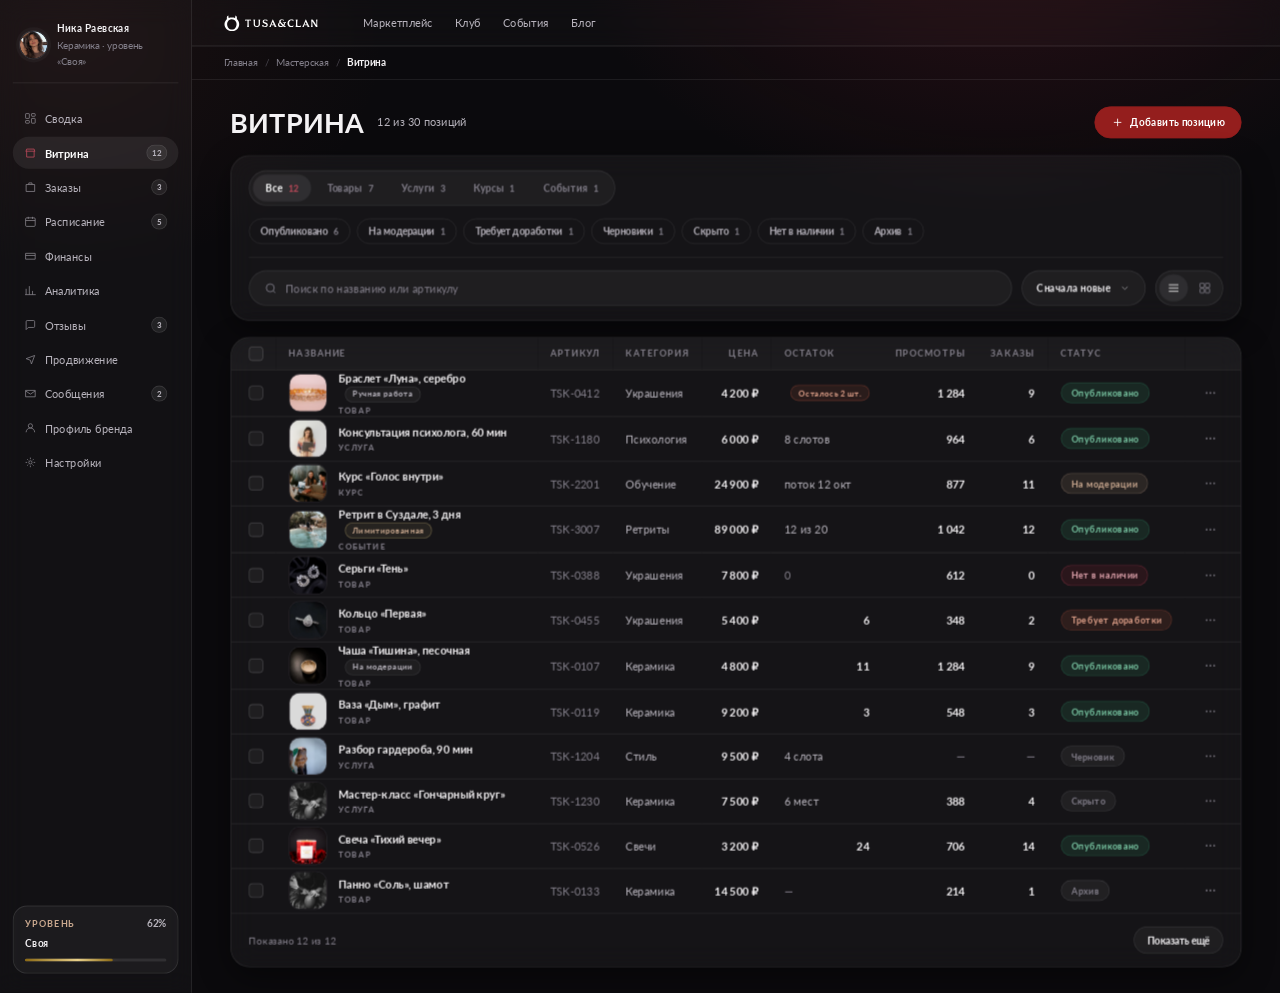
<file: vitrina.html>
<!DOCTYPE html>
<html lang="ru">
<head>
<meta charset="utf-8">
<title>Витрина · Кабинет селлера · Made by THOUSUKA</title>
<link rel="stylesheet" href="assets/colors_and_type.css">
<style>
@font-face{font-family:'Lato';src:url('assets/fonts/Lato-Light.ttf') format('truetype');font-weight:300;font-display:swap}
@font-face{font-family:'Lato';src:url('assets/fonts/Lato-Regular.ttf') format('truetype');font-weight:400;font-display:swap}
@font-face{font-family:'Lato';src:url('assets/fonts/Lato-Italic.ttf') format('truetype');font-weight:400;font-style:italic;font-display:swap}
@font-face{font-family:'Lato';src:url('assets/fonts/Lato-Bold.ttf') format('truetype');font-weight:700;font-display:swap}
:root{--bg:#0B0A0D;--glass:rgba(255,255,255,0.045);--glass-2:rgba(255,255,255,0.07);--glass-border:rgba(255,255,255,0.10);--glass-border-strong:rgba(255,255,255,0.18);--text-1:#F4F2F4;--text-2:#B7B3BC;--text-3:#837F8A;--crimson:#9D2235;--crimson-soft:#C04B5C;--crimson-tint:rgba(157,34,53,0.16);--cta:#941E1D;--cta-hover:#B0292A;--orange:#C75D45;--beige:#C9A88F;--gold:#E8D08A;--green:#3FB984;--font-ui:'Lato','Helvetica Neue',sans-serif;--r-card:24px;--r-btn:9999px;--shadow-card:0 12px 40px rgba(0,0,0,0.45);--ease:cubic-bezier(0.25,0.46,0.45,0.94);--t:200ms}
*{box-sizing:border-box}
body{margin:0;background:#08070a;font-family:var(--font-ui);color:var(--text-1);-webkit-font-smoothing:antialiased;text-rendering:optimizeLegibility}
a{color:inherit;text-decoration:none}a:hover{color:var(--text-1)}
button{font-family:inherit;cursor:pointer}
:focus-visible{outline:2px solid var(--crimson-soft);outline-offset:2px;border-radius:6px}
.desk{padding:48px;display:flex;flex-direction:column;align-items:center;gap:32px;min-width:min-content}
.stack{width:100%;display:flex;flex-direction:column;gap:12px}
.stack--d{width:1600px;max-width:none;margin:0 auto}.stack--d .frame{width:1600px;flex:none}
.stack--f{width:1360px;max-width:none;margin:0 auto}.stack--f .frame{width:1360px;flex:none}
.stack--m{width:390px;max-width:none;margin:0 auto}
.framelabel{font-size:11px;font-weight:700;letter-spacing:.16em;text-transform:uppercase;color:#4a464f}
.frame{position:relative;background:var(--bg);border:1px solid rgba(255,255,255,.07);border-radius:8px;overflow:hidden}
.frame::before{content:"";position:absolute;inset:0;pointer-events:none;background:radial-gradient(900px 600px at 78% -8%,rgba(157,34,53,0.20),transparent 60%),radial-gradient(700px 520px at 6% 4%,rgba(124,52,40,0.12),transparent 55%)}
/* type */
.display{font-weight:700;font-size:34px;line-height:42px;letter-spacing:.01em;margin:0;text-transform:uppercase}
.h2{font-weight:700;font-size:20px;line-height:28px;letter-spacing:-.01em;margin:0}
.body{font-size:14px;line-height:22px;color:var(--text-2)}
.sm{font-size:13px;line-height:19px}
.xs{font-size:12px;line-height:16px}
.eyebrow{font-size:11px;line-height:1;font-weight:700;letter-spacing:.16em;text-transform:uppercase;color:var(--text-3)}
.t2{color:var(--text-2)}.t3{color:var(--text-3)}.gold{color:var(--gold)}
.num{font-variant-numeric:tabular-nums;font-weight:700}
/* orb */
.orb{position:relative;display:grid;place-items:center;border-radius:50%;background:radial-gradient(120% 120% at 30% 22%,rgba(255,255,255,0.16),rgba(255,255,255,0.03) 42%,rgba(255,255,255,0.012) 70%),rgba(255,255,255,0.03);border:1px solid rgba(255,255,255,0.10);box-shadow:inset 0 1px 1px rgba(255,255,255,0.22),inset 0 -8px 18px rgba(0,0,0,0.45),0 6px 18px rgba(0,0,0,0.40);backdrop-filter:blur(14px);color:#fff;flex:none}
.orb::after{content:"";position:absolute;left:14%;right:24%;top:8%;height:36%;border-radius:50%;background:linear-gradient(180deg,rgba(255,255,255,0.28),rgba(255,255,255,0));filter:blur(2px);pointer-events:none}
.orb svg{position:relative;z-index:1;stroke-width:1.5;fill:none;stroke:currentColor}
.orb--lg{width:56px;height:56px}.orb--lg svg{width:24px;height:24px}
/* shell */
.app{position:relative;display:grid;grid-template-columns:240px 1fr;min-height:1180px}
.side{width:240px;background:rgba(255,255,255,.03);border-right:1px solid var(--glass-border);backdrop-filter:blur(16px);padding:24px 16px;display:flex;flex-direction:column;gap:24px}
.wordmark{padding:0 8px}
.wordmark b{display:block;font-weight:700;font-size:20px;letter-spacing:.16em}
.wordmark span{display:block;margin-top:3px;font-size:9px;font-weight:600;letter-spacing:.34em;text-transform:uppercase;color:var(--text-3)}
.mode{display:grid;grid-template-columns:1fr 1fr;gap:4px;background:var(--glass);border:1px solid var(--glass-border);border-radius:var(--r-btn);padding:4px}
.mode button{border:0;border-radius:var(--r-btn);background:transparent;color:var(--text-3);font-size:13px;font-weight:600;height:34px;transition:color var(--t) var(--ease),background var(--t) var(--ease)}
.mode button:hover{color:var(--text-2)}
.mode button.on{background:var(--cta);color:#fff;box-shadow:0 0 20px rgba(157,34,53,.38)}
.nav{display:flex;flex-direction:column;gap:3px}
.nav a{display:flex;align-items:center;gap:10px;height:40px;padding:0 14px;border-radius:var(--r-btn);font-size:14px;font-weight:500;color:var(--text-2);transition:color var(--t) var(--ease),background var(--t) var(--ease)}
.nav a:hover{background:var(--glass);color:var(--text-1)}
.nav a.on{background:var(--glass-2);color:#fff;font-weight:600}
.nav a svg{width:16px;height:16px;flex:none;opacity:.7;fill:none;stroke:currentColor;stroke-width:1.5}
.nav a.on svg{opacity:1;color:var(--crimson-soft)}
.nav .badge{margin-left:auto;min-width:20px;height:20px;padding:0 6px;display:grid;place-items:center;border-radius:var(--r-btn);background:var(--glass-2);border:1px solid var(--glass-border);font-size:10px;font-weight:700;color:var(--text-2);font-variant-numeric:tabular-nums}
.sidefoot{margin-top:auto;display:flex;flex-direction:column;gap:12px}
.levelmini{border:1px solid var(--glass-border);border-radius:18px;background:var(--glass);padding:14px}
.levelmini .row{display:flex;justify-content:space-between;align-items:baseline}
.bar{height:4px;border-radius:var(--r-btn);background:rgba(255,255,255,.09);overflow:hidden;margin-top:9px}
.bar i{display:block;height:100%;border-radius:var(--r-btn);background:linear-gradient(90deg,#8B6914,#E8D08A 60%,#8B6914);box-shadow:0 0 14px rgba(232,208,138,.30)}
.me{display:flex;align-items:center;gap:10px;padding:8px;border-radius:18px;transition:background var(--t) var(--ease)}
.me:hover{background:var(--glass)}
.av{width:36px;height:36px;border-radius:50%;flex:none;background:var(--glass-2);border:1px solid var(--glass-border-strong);box-shadow:0 0 0 4px rgba(255,255,255,.03);display:grid;place-items:center;font-weight:700;font-size:14px;color:var(--text-2)}
/* content */
.main{position:relative;width:100%;max-width:1400px;margin:0 auto;padding:32px 48px;display:flex;flex-direction:column;gap:20px}
.card{background:var(--glass);border:1px solid var(--glass-border);border-radius:var(--r-card);backdrop-filter:blur(16px);box-shadow:var(--shadow-card)}
.head{display:flex;align-items:center;gap:16px}
.link{font-size:13px;font-weight:500;color:var(--text-3);transition:color var(--t)}
.link:hover{color:var(--text-1)}
/* buttons */
.btn{display:inline-flex;align-items:center;gap:8px;height:40px;padding:0 20px;border-radius:var(--r-btn);border:1px solid var(--glass-border);background:var(--glass);color:var(--text-1);font-size:13px;font-weight:600;transition:border-color var(--t) var(--ease),background var(--t) var(--ease),box-shadow var(--t) var(--ease)}
.btn:hover{background:var(--glass-2);border-color:var(--glass-border-strong)}
.btn svg{width:16px;height:16px;fill:none;stroke:currentColor;stroke-width:1.6}
.btn--cta{background:var(--cta);border-color:var(--cta);color:#fff}
.btn--cta:hover{background:var(--cta-hover);border-color:var(--cta-hover);box-shadow:0 0 24px rgba(157,34,53,.5)}
.btn--gold{border-color:rgba(232,208,138,.38);color:var(--gold);background:rgba(232,208,138,.06)}
.btn--gold:hover{background:rgba(232,208,138,.12);border-color:rgba(232,208,138,.6)}
.btn--sm{height:34px;padding:0 16px;font-size:12px}
.btn--ghost{background:transparent;border-color:transparent;color:var(--text-2)}
.btn--ghost:hover{background:var(--glass);color:var(--text-1)}
/* filter bar */
.filters{padding:18px 22px;display:flex;flex-direction:column;gap:16px}
.tabs{display:flex;gap:4px;background:var(--glass);border:1px solid var(--glass-border);border-radius:var(--r-btn);padding:4px;align-self:flex-start}
.tabs button{border:0;background:transparent;border-radius:var(--r-btn);height:34px;padding:0 16px;font-size:13px;font-weight:600;color:var(--text-3);display:inline-flex;align-items:center;gap:7px;transition:color var(--t),background var(--t)}
.tabs button:hover{color:var(--text-2)}
.tabs button.on{background:var(--glass-2);color:#fff}
.tabs .c{font-size:11px;font-weight:700;color:var(--text-3);font-variant-numeric:tabular-nums}
.tabs button.on .c{color:var(--crimson-soft)}
.chips{display:flex;flex-wrap:wrap;gap:8px}
.fchip{display:inline-flex;align-items:center;gap:7px;height:32px;padding:0 14px;border-radius:var(--r-btn);border:1px solid var(--glass-border);background:transparent;color:var(--text-2);font-size:12px;font-weight:600;transition:border-color var(--t),background var(--t),color var(--t)}
.fchip:hover{background:var(--glass);color:var(--text-1)}
.fchip .c{font-size:11px;font-weight:700;color:var(--text-3);font-variant-numeric:tabular-nums}
.fchip.on{background:var(--glass-2);border-color:var(--glass-border-strong);color:#fff}
.fchip.on .c{color:var(--text-2)}
.fchip .x{opacity:.5;font-weight:400;display:none}
.fchip.on .x{display:inline}
.fchip--reset{color:var(--crimson-soft);border-style:dashed}
.fchip--reset:hover{color:#F0C3C9;border-color:rgba(192,75,92,.5)}
.vempty{display:flex;flex-direction:column;align-items:center;justify-content:center;gap:5px;padding:56px 24px;text-align:center}
.vempty svg{width:34px;height:34px;fill:none;stroke:rgba(255,255,255,.22);stroke-width:1.4;stroke-linecap:round;margin-bottom:6px}
.vempty b{font-size:15px;font-weight:700;color:var(--text-2)}
.vempty p{margin:0 0 12px;font-size:12.5px;line-height:18px;font-weight:300;color:var(--text-3);max-width:340px;text-wrap:pretty}
tr[hidden]{display:none}
.vempty[hidden],.tfoot[hidden],.fchip[hidden]{display:none}
.vgrid{display:grid;grid-template-columns:repeat(4,minmax(0,1fr));gap:18px;padding:22px}
.vgrid[hidden]{display:none}
.vcard{display:flex;flex-direction:column;border-radius:22px;border:1px solid var(--glass-border);background:rgba(255,255,255,.03);overflow:hidden;transition:transform .4s cubic-bezier(.25,.46,.45,.94),border-color .4s cubic-bezier(.25,.46,.45,.94),box-shadow .4s cubic-bezier(.25,.46,.45,.94)}
.vcard{cursor:pointer}
.vcard:hover{transform:translateY(-4px);border-color:var(--glass-border-strong);box-shadow:0 4px 32px rgba(0,0,0,.6)}
.vcard .more{position:absolute;right:10px;top:10px;width:30px;height:30px;border-radius:50%;border:1px solid rgba(255,255,255,.16);background:rgba(11,10,13,.82);color:#EFEFEF;display:grid;place-items:center;opacity:0;transition:opacity var(--t) var(--ease),background var(--t) var(--ease)}
.vcard:hover .more,.vcard .more.act{opacity:1}
.vcard .more:hover{background:rgba(157,34,53,.5);border-color:rgba(192,75,92,.6)}
.vcard .more svg{width:15px;height:15px;fill:currentColor;stroke:none}
.vcard[hidden]{display:none}
.vcard .ph{position:relative;aspect-ratio:4/3;background:#0F0D12}
.vcard .ph img{position:absolute;inset:0;width:100%;height:100%;object-fit:cover;display:block}
.vcard .ph .st{position:absolute;left:12px;top:12px;background:rgba(11,10,13,.82);border:1px solid rgba(255,255,255,.14);color:#EFEFEF;backdrop-filter:none}
.vcard .ph .st--ok{color:#B9EBD3;border-color:rgba(63,185,132,.5)}
.vcard .ph .st--mod{color:#F1E2B0;border-color:rgba(232,208,138,.45)}
.vcard .ph .st--warn{color:#F5CDA8;border-color:rgba(232,168,106,.5)}
.vcard .ph .st--bad{color:#F0C3C9;border-color:rgba(192,75,92,.55)}
.vcard .ph .st--mute{color:#D6D3DA;border-color:rgba(255,255,255,.2)}
.vcard .bd{padding:15px 16px 17px;display:flex;flex-direction:column;gap:9px;flex:1}
.vcard .nm{font-size:14px;line-height:19px;font-weight:700;color:var(--text-1)}
.vcard .mt{font-size:11.5px;color:var(--text-3);display:flex;gap:9px;flex-wrap:wrap}
.vcard .ft{margin-top:auto;display:flex;align-items:baseline;justify-content:space-between;gap:10px;padding-top:4px}
.vcard .pr{font-size:16px;font-weight:700;font-variant-numeric:tabular-nums;white-space:nowrap}
.vcard .vw{font-size:11.5px;color:var(--text-3);font-variant-numeric:tabular-nums;white-space:nowrap}
.rowmenu{position:absolute;z-index:70;min-width:216px;padding:7px;border-radius:18px;border:1px solid var(--glass-border-strong);background:#15121A;box-shadow:0 4px 38px rgba(0,0,0,.7);display:none;flex-direction:column;gap:1px}
.rowmenu.on{display:flex}
.rowmenu button{display:flex;align-items:center;width:100%;padding:9px 12px;border:0;border-radius:12px;background:none;text-align:left;font:inherit;font-size:13px;color:var(--text-2);cursor:pointer}
.rowmenu button:hover{background:rgba(255,255,255,.06);color:#fff}
.rowmenu button.dang{color:var(--crimson-soft)}
.rowmenu button.dang:hover{background:rgba(157,34,53,.18);color:#F0C3C9}
.rowmenu i{display:block;height:1px;margin:5px 8px;background:var(--glass-border)}
.rowmenu .hd{padding:7px 12px 9px;font-size:11px;line-height:15px;color:var(--text-3)}
.rowmenu .hd b{display:block;color:var(--text-1);font-size:12.5px;margin-bottom:3px}
.more.act{color:#fff;background:rgba(255,255,255,.08)}
.name button{background:none;border:0;padding:0;font:inherit;color:inherit;text-align:left;cursor:pointer}
.name button:hover{color:#F0C3C9}
.frow{display:flex;gap:12px;align-items:center;border-top:1px solid var(--glass-border);padding-top:16px}
.field{flex:1;display:flex;align-items:center;gap:10px;height:44px;padding:0 18px;border-radius:var(--r-btn);background:var(--glass);border:1px solid var(--glass-border);color:var(--text-3);font-size:14px}
.field svg{width:17px;height:17px;fill:none;stroke:currentColor;stroke-width:1.6;flex:none}
.field:hover{border-color:var(--glass-border-strong)}
.select{display:inline-flex;align-items:center;gap:10px;height:44px;padding:0 18px;border-radius:var(--r-btn);background:var(--glass);border:1px solid var(--glass-border);font-size:13px;font-weight:600;color:var(--text-1)}
.select svg{width:14px;height:14px;fill:none;stroke:currentColor;stroke-width:1.8;opacity:.6}
.vtoggle{display:flex;gap:3px;background:var(--glass);border:1px solid var(--glass-border);border-radius:var(--r-btn);padding:4px}
.vtoggle button{width:36px;height:34px;border:0;border-radius:var(--r-btn);background:transparent;color:var(--text-3);display:grid;place-items:center}
.vtoggle button svg{width:16px;height:16px;fill:none;stroke:currentColor;stroke-width:1.6}
.vtoggle button.on{background:var(--glass-2);color:#fff}
/* bulk bar */
.bulk{padding:14px 22px;display:flex;align-items:center;gap:12px;border-color:rgba(192,75,92,.30);background:linear-gradient(90deg,rgba(157,34,53,.16),rgba(157,34,53,.05))}
.bulk .cnt{font-size:15px;font-weight:700}
.bulk .acts{display:flex;gap:8px;margin-left:auto;align-items:center}
/* table */
.tbl{width:100%;border-collapse:collapse}
.tbl th{text-align:left;padding:0 16px;height:40px;background:rgba(255,255,255,.03);font-size:11px;font-weight:700;letter-spacing:.14em;text-transform:uppercase;color:var(--text-3);border-bottom:1px solid var(--glass-border);white-space:nowrap}
.tbl th:first-child{padding-left:22px}.tbl th:last-child{padding-right:22px}
.tbl td{padding:0 16px;height:56px;border-bottom:1px solid var(--glass-border);font-size:14px;vertical-align:middle}
.tbl td:first-child{padding-left:22px}.tbl td:last-child{padding-right:22px}
.tbl tr:last-child td{border-bottom:0}
.tbl tbody tr{transition:background var(--t) var(--ease)}
.tbl tbody tr:hover{background:rgba(255,255,255,.055)}
.tbl tbody tr.sel{background:rgba(157,34,53,.10)}
.tbl .r{text-align:right;font-variant-numeric:tabular-nums;font-weight:700}
.cb{width:18px;height:18px;border-radius:5px;border:1px solid var(--glass-border-strong);background:var(--glass);display:grid;place-items:center;flex:none}
.cb svg{width:11px;height:11px;fill:none;stroke:#fff;stroke-width:2.4;opacity:0}
.cb.on{background:var(--cta);border-color:var(--cta)}
.cb.on svg{opacity:1}
.thumb{width:48px;height:48px;border-radius:14px;background:var(--glass-2);border:1px solid var(--glass-border);display:grid;place-items:center;font-weight:700;font-size:16px;color:var(--text-3);flex:none}
.name{font-weight:600;font-size:14px;line-height:19px}
.tbadge{display:inline-block;margin-top:4px;font-size:10px;font-weight:700;letter-spacing:.14em;text-transform:uppercase;color:var(--text-3)}
.ibadge{display:inline-flex;align-items:center;height:20px;padding:0 9px;margin-left:8px;border-radius:var(--r-btn);border:1px solid var(--glass-border);background:var(--glass);font-size:10px;font-weight:700;letter-spacing:.06em;color:var(--text-2);vertical-align:middle}
.ibadge--warn{border-color:rgba(199,93,69,.34);background:rgba(199,93,69,.12);color:#DFA089}
.ibadge--gold{border-color:rgba(232,208,138,.30);background:rgba(232,208,138,.08);color:var(--beige)}
.st{display:inline-flex;align-items:center;height:26px;padding:0 12px;border-radius:var(--r-btn);font-size:11px;font-weight:700;letter-spacing:.06em;white-space:nowrap;border:1px solid transparent}
.st--ok{color:#79C5A2;background:rgba(63,185,132,.12);border-color:rgba(63,185,132,.22)}
.st--mod{color:var(--beige);background:rgba(201,168,143,.12);border-color:rgba(201,168,143,.24)}
.st--warn{color:#DFA089;background:rgba(199,93,69,.14);border-color:rgba(199,93,69,.28)}
.st--bad{color:#DFA3AC;background:var(--crimson-tint);border-color:rgba(192,75,92,.30)}
.st--mute{color:var(--text-3);background:rgba(255,255,255,.05);border-color:var(--glass-border)}
.more{width:32px;height:32px;border-radius:50%;border:1px solid transparent;background:transparent;color:var(--text-3);display:grid;place-items:center;transition:background var(--t),color var(--t)}
.more:hover{background:var(--glass-2);color:var(--text-1)}
.more svg{width:16px;height:16px;fill:currentColor}
.tfoot{display:flex;align-items:center;justify-content:space-between;padding:16px 22px;border-top:1px solid var(--glass-border)}
/* empty + limit */
.empty{padding:64px 40px;display:flex;flex-direction:column;align-items:center;text-align:center}
.empty svg.ill{width:180px;height:120px;fill:none;stroke:var(--text-1);stroke-width:1;opacity:.16}
.startcards{display:grid;grid-template-columns:repeat(4,1fr);gap:14px;width:100%;max-width:900px;margin-top:36px}
.start{padding:22px;border-radius:20px;border:1px solid var(--glass-border);background:var(--glass);text-align:left;display:flex;flex-direction:column;gap:10px;transition:transform var(--t) var(--ease),border-color var(--t) var(--ease)}
.start:hover{transform:translateY(-4px);border-color:var(--glass-border-strong)}
.limit{display:flex;align-items:center;gap:18px;padding:20px 24px;border-color:rgba(232,208,138,.24);background:linear-gradient(90deg,rgba(232,208,138,.09),rgba(232,208,138,.02))}
/* mobile */
.m{width:390px;height:844px;overflow-y:auto;scrollbar-width:none}
.m::-webkit-scrollbar{display:none}
.mtop{position:sticky;top:0;z-index:5;background:rgba(11,10,13,.78);backdrop-filter:blur(18px);border-bottom:1px solid var(--glass-border);padding:14px 16px;display:flex;flex-direction:column;gap:12px}
.mtop .r1{display:flex;align-items:center;gap:12px}
.mtabs{display:flex;gap:6px;overflow-x:auto;scrollbar-width:none;margin:0 -16px;padding:0 16px}
.mtabs::-webkit-scrollbar{display:none}
.mtabs button{flex:none;border:1px solid var(--glass-border);background:transparent;color:var(--text-2);border-radius:var(--r-btn);height:32px;padding:0 14px;font-size:12px;font-weight:600;white-space:nowrap}
.mtabs button.on{background:var(--glass-2);border-color:var(--glass-border-strong);color:#fff}
.mbody{position:relative;padding:16px;display:flex;flex-direction:column;gap:12px}
.mcard{display:flex;gap:12px;padding:14px;border-radius:20px;border:1px solid var(--glass-border);background:var(--glass);backdrop-filter:blur(16px)}
.mcard .thumb{width:64px;height:64px;border-radius:16px;font-size:18px}
.mrow{display:flex;align-items:center;gap:8px;margin-top:8px;flex-wrap:wrap}
.sheet{position:absolute;left:0;right:0;bottom:0;background:rgba(16,14,19,.96);backdrop-filter:blur(24px);border-top:1px solid var(--glass-border-strong);border-radius:28px 28px 0 0;padding:10px 16px 24px;box-shadow:0 -20px 60px rgba(0,0,0,.6)}
.grabber{width:40px;height:4px;border-radius:2px;background:rgba(255,255,255,.18);margin:0 auto 16px}
.scrim{position:absolute;inset:0;background:rgba(0,0,0,.55);backdrop-filter:blur(2px)}
.mbulk{position:sticky;bottom:0;z-index:5;display:flex;align-items:center;gap:10px;padding:14px 16px;background:rgba(29,12,16,.92);backdrop-filter:blur(18px);border-top:1px solid rgba(192,75,92,.30)}
.tabbar{position:sticky;bottom:0;z-index:5;display:grid;grid-template-columns:repeat(5,1fr);background:rgba(11,10,13,.80);backdrop-filter:blur(18px);border-top:1px solid var(--glass-border);padding:9px 4px 12px}
.tab{display:flex;flex-direction:column;align-items:center;gap:5px;font-size:10px;font-weight:600;color:var(--text-3);padding:2px 0}
.tab svg{width:20px;height:20px;fill:none;stroke:currentColor;stroke-width:1.5}
.tab.on{color:#fff}.tab.on svg{color:var(--crimson-soft)}
</style>
<link rel="stylesheet" href="demo.css">
<style>.av--img{overflow:hidden;padding:0;background:#0F0D12}.av--img img{width:100%;height:100%;object-fit:cover;display:block;border-radius:50%}</style>
<style>.tbl td.r,.tbl th.r,.tbl .num,.tbl .st,.tbl .ibadge,.tbl .tbadge{white-space:nowrap}.tbl .name{text-wrap:pretty}.tbl th:nth-child(3),.tbl td:nth-child(3){width:108px}.tbl th:nth-child(5),.tbl td:nth-child(5){width:96px}.tbl th:nth-child(6),.tbl td:nth-child(6){width:104px}.tbl th:nth-child(7),.tbl td:nth-child(7){width:84px}.tbl th:nth-child(8),.tbl td:nth-child(8){width:72px}.tbl th:nth-child(9),.tbl td:nth-child(9){width:150px}</style>
<style>.thumb--img{overflow:hidden;padding:0;background:#0F0D12;position:relative}.thumb--img img{position:absolute;inset:0;width:100%;height:100%;object-fit:cover;display:block}</style>
<style>.dm-logo{height:20px;width:auto;display:block}.dm-sub{font-size:9px;font-weight:700;letter-spacing:.2em;text-transform:uppercase;color:#837F8A;white-space:nowrap}.side-logo{height:22px;width:auto;display:block}.gnav-logo{height:20px;width:auto;display:block;flex:none}</style>
<style>.prof{display:flex;gap:11px;align-items:center;padding:2px 8px 18px;border-bottom:1px solid var(--glass-border);text-decoration:none;color:inherit}.prof:hover .sm{color:var(--crimson-soft)}.orb--sm{width:32px;height:32px}.orb--sm svg{width:15px;height:15px}.gnav{display:flex;align-items:center;gap:32px;height:58px;padding:0 40px;border-bottom:1px solid var(--glass-border);background:rgba(255,255,255,.02);backdrop-filter:blur(14px)}.gnav-logo{height:20px;width:auto;display:block}.gnav .lnk{display:flex;gap:28px;margin-left:20px}.gnav .lnk a{font-size:14px;color:var(--text-2)}.gnav .lnk a:hover{color:#fff}.gnav .rt{margin-left:auto;display:flex;align-items:center;gap:10px}.crumbs{display:flex;align-items:center;gap:9px;padding:13px 40px;border-bottom:1px solid var(--glass-border);font-size:12px;color:var(--text-3)}.crumbs a{color:var(--text-3)}.crumbs a:hover{color:var(--crimson-soft)}.crumbs i{font-style:normal;color:#4a464f}.crumbs b{color:var(--text-1);font-weight:600}.av--sm{width:30px;height:30px;font-size:11px;box-shadow:none}</style>
</head>
<body class="dm">
<div class="dm-bar">
  <a class="dm-home" href="index.html"><img src="logo.svg" alt="THOUSUKA" class="dm-logo" /><span class="dm-sub">Кабинет селлера · демо</span></a>
  <div class="dm-now"><b>Витрина</b><span>позиции, фильтры, статусы</span></div>
  <div class="dm-nav">
    <a class="dm-btn" href="svodka.html" title="Предыдущий экран">←</a>
    <select class="dm-sel" onchange="location.href=this.value"><option value="svodka.html">Сводка</option><option value="vitrina.html" selected>Витрина</option><option value="novaya-poziciya.html">Новая позиция · доставка</option><option value="zakazy.html">Заказы</option><option value="zakaz-1043.html">Заказ №1043</option><option value="raspisanie.html">Расписание</option><option value="finansy.html">Финансы</option><option value="analitika.html">Аналитика</option><option value="otzyvy.html">Отзывы</option><option value="prodvizhenie.html">Продвижение</option><option value="soobscheniya.html">Сообщения</option><option value="profil.html">Профиль бренда</option><option value="nastroyki.html">Настройки</option></select>
    <a class="dm-btn" href="novaya-poziciya.html" title="Следующий экран">→</a>
  </div>
</div>
<div class="dm-stage"><div class="frame" style="width:1600px"><div class="app">

  <aside class="side">
    <a href="profil.html" class="prof"><span class="av av--img"><img src="img/avatar.png" alt="" /></span><span><span class="sm" style="font-weight:700;display:block">Ника Раевская</span><span class="xs t3">Керамика · уровень «Своя»</span></span></a>
    <nav class="nav"><a href="svodka.html"><svg viewBox="0 0 24 24"><rect x="3" y="3" width="7" height="9" rx="1"></rect><rect x="14" y="3" width="7" height="5" rx="1"></rect><rect x="14" y="12" width="7" height="9" rx="1"></rect><rect x="3" y="16" width="7" height="5" rx="1"></rect></svg>Сводка</a><a href="vitrina.html" class="on"><svg viewBox="0 0 24 24"><path d="M3 9h18M4 9l1-4h14l1 4M5 9v11h14V9"></path></svg>Витрина<span class="badge">12</span></a><a href="zakazy.html"><svg viewBox="0 0 24 24"><path d="M4 7h16v13H4zM9 7V4h6v3"></path></svg>Заказы<span class="badge">3</span></a><a href="raspisanie.html"><svg viewBox="0 0 24 24"><rect x="3" y="5" width="18" height="16" rx="2"></rect><path d="M3 10h18M8 3v4M16 3v4"></path></svg>Расписание<span class="badge">5</span></a><a href="finansy.html"><svg viewBox="0 0 24 24"><path d="M3 7h18v11H3zM3 11h18"></path></svg>Финансы</a><a href="analitika.html"><svg viewBox="0 0 24 24"><path d="M4 20V9M10 20V4M16 20v-7M22 20H2"></path></svg>Аналитика</a><a href="otzyvy.html"><svg viewBox="0 0 24 24"><path d="M20 15a2 2 0 0 1-2 2H8l-4 4V6a2 2 0 0 1 2-2h12a2 2 0 0 1 2 2z"></path></svg>Отзывы<span class="badge">3</span></a><a href="prodvizhenie.html"><svg viewBox="0 0 24 24"><path d="M4 11l16-6-6 16-2-7z"></path></svg>Продвижение</a><a href="soobscheniya.html"><svg viewBox="0 0 24 24"><path d="M3 6h18v12H3z"></path><path d="M3 7l9 6 9-6"></path></svg>Сообщения<span class="badge">2</span></a><a href="profil.html"><svg viewBox="0 0 24 24"><path d="M4 20a8 8 0 0 1 16 0"></path><circle cx="12" cy="8" r="4"></circle></svg>Профиль бренда</a><a href="nastroyki.html"><svg viewBox="0 0 24 24"><circle cx="12" cy="12" r="3"></circle><path d="M12 3v3M12 18v3M3 12h3M18 12h3M6 6l2 2M16 16l2 2M18 6l-2 2M8 16l-2 2"></path></svg>Настройки</a></nav>
    <div class="sidefoot">
      <div class="levelmini">
        <div class="row"><span class="eyebrow" style="color:var(--beige)">Уровень</span><span class="xs num t2">62%</span></div>
        <div class="sm" style="margin-top:7px;font-weight:700">Своя</div>
        <div class="bar"><i style="width:62%"></i></div>
      </div>
    </div>
  </aside>
  <div>
    <div class="gnav">
      <img src="logo.svg" alt="THOUSUKA" class="gnav-logo" />
      <div class="lnk"><a href="#">Маркетплейс</a><a href="#">Клуб</a><a href="#">События</a><a href="#">Блог</a></div>
    </div>
    <div class="crumbs"><a href="index.html">Главная</a><i>/</i><a href="svodka.html">Мастерская</a><i>/</i><b>Витрина</b></div>
  <main class="main">
    <div class="head">
      <h1 class="display">Витрина</h1>
      <span class="body num" style="font-weight:400" data-head>12 из 30 позиций</span>
      <a class="btn btn--cta" href="novaya-poziciya.html" style="margin-left:auto"><svg viewBox="0 0 24 24"><path d="M12 5v14M5 12h14"></path></svg>Добавить позицию</a>
    </div>

    <section class="card filters">
      <div class="tabs" data-tabs>
        <button class="on" data-type="all">Все<span class="c">12</span></button>
        <button data-type="tovar">Товары<span class="c">7</span></button>
        <button data-type="usluga">Услуги<span class="c">3</span></button>
        <button data-type="kurs">Курсы<span class="c">1</span></button>
        <button data-type="sobytie">События<span class="c">1</span></button>
      </div>
      <div class="chips" data-chips>
        <button class="fchip" data-st="pub">Опубликовано<span class="c">6</span><span class="x">×</span></button>
        <button class="fchip" data-st="mod">На модерации<span class="c">1</span><span class="x">×</span></button>
        <button class="fchip" data-st="fix">Требует доработки<span class="c">1</span><span class="x">×</span></button>
        <button class="fchip" data-st="draft">Черновики<span class="c">1</span><span class="x">×</span></button>
        <button class="fchip" data-st="hidden">Скрыто<span class="c">1</span><span class="x">×</span></button>
        <button class="fchip" data-st="oos">Нет в наличии<span class="c">1</span><span class="x">×</span></button>
        <button class="fchip" data-st="arch">Архив<span class="c">1</span><span class="x">×</span></button>
        <button class="fchip fchip--reset" data-reset hidden>Сбросить фильтры</button>
      </div>
      <div class="frow">
        <div class="field"><svg viewBox="0 0 24 24"><circle cx="11" cy="11" r="7"></circle><path d="M20 20l-3.5-3.5"></path></svg>Поиск по названию или артикулу</div>
        <button class="select">Сначала новые<svg viewBox="0 0 24 24"><path d="M6 9l6 6 6-6"></path></svg></button>
        <div class="vtoggle" data-vt>
          <button class="on" type="button" data-v="table" title="Таблица"><svg viewBox="0 0 24 24"><path d="M3 6h18M3 12h18M3 18h18"></path></svg></button>
          <button type="button" data-v="grid" title="Плитка"><svg viewBox="0 0 24 24"><rect x="3" y="3" width="8" height="8" rx="1"></rect><rect x="13" y="3" width="8" height="8" rx="1"></rect><rect x="3" y="13" width="8" height="8" rx="1"></rect><rect x="13" y="13" width="8" height="8" rx="1"></rect></svg></button>
        </div>
      </div>
    </section>

    <section class="card" style="overflow:hidden">
      <table class="tbl">
        <thead><tr>
          <th style="width:44px"><span class="cb"><svg viewBox="0 0 24 24"><path d="M4 12l6 6L20 6"></path></svg></span></th>
          <th style="width:34%">Название</th><th>Артикул</th><th>Категория</th><th class="r">Цена</th><th>Остаток</th><th class="r">Просмотры</th><th class="r">Заказы</th><th>Статус</th><th style="width:52px"></th>
        </tr></thead>
        <tbody data-rows>
<tr data-type="tovar" data-st="pub">
<td><span class="cb"><svg viewBox="0 0 24 24"><path d="M4 12l6 6L20 6"></path></svg></span></td>
<td><div style="display:flex;align-items:center;gap:14px"><div class="thumb thumb--img"><img src="img/braslet.avif" alt="" /></div><div><div class="name">Браслет «Луна», серебро<span class="ibadge">Ручная работа</span></div><span class="tbadge">Товар</span></div></div></td>
<td class="t3 num" style="font-weight:400">TSK-0412</td><td class="t2">Украшения</td><td class="r">4 200 ₽</td>
<td><span class="ibadge ibadge--warn">Осталось 2 шт.</span></td>
<td class="r">1 284</td><td class="r">9</td><td><span class="st st--ok">Опубликовано</span></td>
<td><button class="more"><svg viewBox="0 0 24 24"><circle cx="5" cy="12" r="1.7"></circle><circle cx="12" cy="12" r="1.7"></circle><circle cx="19" cy="12" r="1.7"></circle></svg></button></td>
</tr>
<tr data-type="usluga" data-st="pub">
<td><span class="cb"><svg viewBox="0 0 24 24"><path d="M4 12l6 6L20 6"></path></svg></span></td>
<td><div style="display:flex;align-items:center;gap:14px"><div class="thumb thumb--img"><img src="img/psiholog.avif" alt="" /></div><div><div class="name">Консультация психолога, 60 мин</div><span class="tbadge">Услуга</span></div></div></td>
<td class="t3 num" style="font-weight:400">TSK-1180</td><td class="t2">Психология</td><td class="r">6 000 ₽</td>
<td><span class="t2 num" style="font-weight:400">8 слотов</span></td>
<td class="r">964</td><td class="r">6</td><td><span class="st st--ok">Опубликовано</span></td>
<td><button class="more"><svg viewBox="0 0 24 24"><circle cx="5" cy="12" r="1.7"></circle><circle cx="12" cy="12" r="1.7"></circle><circle cx="19" cy="12" r="1.7"></circle></svg></button></td>
</tr>
<tr data-type="kurs" data-st="mod">
<td><span class="cb"><svg viewBox="0 0 24 24"><path d="M4 12l6 6L20 6"></path></svg></span></td>
<td><div style="display:flex;align-items:center;gap:14px"><div class="thumb thumb--img"><img src="img/kurs.avif" alt="" /></div><div><div class="name">Курс «Голос внутри»</div><span class="tbadge">Курс</span></div></div></td>
<td class="t3 num" style="font-weight:400">TSK-2201</td><td class="t2">Обучение</td><td class="r">24 900 ₽</td>
<td><span class="t2 num" style="font-weight:400">поток 12 окт</span></td>
<td class="r">877</td><td class="r">11</td><td><span class="st st--mod">На модерации</span></td>
<td><button class="more"><svg viewBox="0 0 24 24"><circle cx="5" cy="12" r="1.7"></circle><circle cx="12" cy="12" r="1.7"></circle><circle cx="19" cy="12" r="1.7"></circle></svg></button></td>
</tr>
<tr data-type="sobytie" data-st="pub">
<td><span class="cb"><svg viewBox="0 0 24 24"><path d="M4 12l6 6L20 6"></path></svg></span></td>
<td><div style="display:flex;align-items:center;gap:14px"><div class="thumb thumb--img"><img src="img/retrit.avif" alt="" /></div><div><div class="name">Ретрит в Суздале, 3 дня<span class="ibadge ibadge--gold">Лимитированная</span></div><span class="tbadge">Событие</span></div></div></td>
<td class="t3 num" style="font-weight:400">TSK-3007</td><td class="t2">Ретриты</td><td class="r">89 000 ₽</td>
<td><span class="t2 num" style="font-weight:400">12 из 20</span></td>
<td class="r">1 042</td><td class="r">12</td><td><span class="st st--ok">Опубликовано</span></td>
<td><button class="more"><svg viewBox="0 0 24 24"><circle cx="5" cy="12" r="1.7"></circle><circle cx="12" cy="12" r="1.7"></circle><circle cx="19" cy="12" r="1.7"></circle></svg></button></td>
</tr>
<tr data-type="tovar" data-st="oos">
<td><span class="cb"><svg viewBox="0 0 24 24"><path d="M4 12l6 6L20 6"></path></svg></span></td>
<td><div style="display:flex;align-items:center;gap:14px"><div class="thumb thumb--img"><img src="img/sergi.avif" alt="" /></div><div><div class="name">Серьги «Тень»</div><span class="tbadge">Товар</span></div></div></td>
<td class="t3 num" style="font-weight:400">TSK-0388</td><td class="t2">Украшения</td><td class="r">7 800 ₽</td>
<td><span class="t3">0</span></td>
<td class="r">612</td><td class="r">0</td><td><span class="st st--bad">Нет в наличии</span></td>
<td><button class="more"><svg viewBox="0 0 24 24"><circle cx="5" cy="12" r="1.7"></circle><circle cx="12" cy="12" r="1.7"></circle><circle cx="19" cy="12" r="1.7"></circle></svg></button></td>
</tr>
<tr data-type="tovar" data-st="fix">
<td><span class="cb"><svg viewBox="0 0 24 24"><path d="M4 12l6 6L20 6"></path></svg></span></td>
<td><div style="display:flex;align-items:center;gap:14px"><div class="thumb thumb--img"><img src="img/kolco.avif" alt="" /></div><div><div class="name">Кольцо «Первая»</div><span class="tbadge">Товар</span></div></div></td>
<td class="t3 num" style="font-weight:400">TSK-0455</td><td class="t2">Украшения</td><td class="r">5 400 ₽</td>
<td class="r">6</td>
<td class="r">348</td><td class="r">2</td><td><span class="st st--warn">Требует доработки</span></td>
<td><button class="more"><svg viewBox="0 0 24 24"><circle cx="5" cy="12" r="1.7"></circle><circle cx="12" cy="12" r="1.7"></circle><circle cx="19" cy="12" r="1.7"></circle></svg></button></td>
</tr>
<tr data-type="tovar" data-st="pub">
<td><span class="cb"><svg viewBox="0 0 24 24"><path d="M4 12l6 6L20 6"></path></svg></span></td>
<td><div style="display:flex;align-items:center;gap:14px"><div class="thumb thumb--img"><img src="img/chasha.avif" alt="" /></div><div><div class="name">Чаша «Тишина», песочная<span class="ibadge">На модерации</span></div><span class="tbadge">Товар</span></div></div></td>
<td class="t3 num" style="font-weight:400">TSK-0107</td><td class="t2">Керамика</td><td class="r">4 800 ₽</td>
<td class="r">11</td>
<td class="r">1 284</td><td class="r">9</td><td><span class="st st--ok">Опубликовано</span></td>
<td><button class="more"><svg viewBox="0 0 24 24"><circle cx="5" cy="12" r="1.7"></circle><circle cx="12" cy="12" r="1.7"></circle><circle cx="19" cy="12" r="1.7"></circle></svg></button></td>
</tr>
<tr data-type="tovar" data-st="pub">
<td><span class="cb"><svg viewBox="0 0 24 24"><path d="M4 12l6 6L20 6"></path></svg></span></td>
<td><div style="display:flex;align-items:center;gap:14px"><div class="thumb thumb--img"><img src="img/vaza.avif" alt="" /></div><div><div class="name">Ваза «Дым», графит</div><span class="tbadge">Товар</span></div></div></td>
<td class="t3 num" style="font-weight:400">TSK-0119</td><td class="t2">Керамика</td><td class="r">9 200 ₽</td>
<td class="r">3</td>
<td class="r">548</td><td class="r">3</td><td><span class="st st--ok">Опубликовано</span></td>
<td><button class="more"><svg viewBox="0 0 24 24"><circle cx="5" cy="12" r="1.7"></circle><circle cx="12" cy="12" r="1.7"></circle><circle cx="19" cy="12" r="1.7"></circle></svg></button></td>
</tr>
<tr data-type="usluga" data-st="draft">
<td><span class="cb"><svg viewBox="0 0 24 24"><path d="M4 12l6 6L20 6"></path></svg></span></td>
<td><div style="display:flex;align-items:center;gap:14px"><div class="thumb thumb--img"><img src="img/garderob.avif" alt="" /></div><div><div class="name">Разбор гардероба, 90 мин</div><span class="tbadge">Услуга</span></div></div></td>
<td class="t3 num" style="font-weight:400">TSK-1204</td><td class="t2">Стиль</td><td class="r">9 500 ₽</td>
<td><span class="t2 num" style="font-weight:400">4 слота</span></td>
<td class="r t3">—</td><td class="r t3">—</td><td><span class="st st--mute">Черновик</span></td>
<td><button class="more"><svg viewBox="0 0 24 24"><circle cx="5" cy="12" r="1.7"></circle><circle cx="12" cy="12" r="1.7"></circle><circle cx="19" cy="12" r="1.7"></circle></svg></button></td>
</tr>
<tr data-type="usluga" data-st="hidden">
<td><span class="cb"><svg viewBox="0 0 24 24"><path d="M4 12l6 6L20 6"></path></svg></span></td>
<td><div style="display:flex;align-items:center;gap:14px"><div class="thumb thumb--img"><img src="img/goncharka.avif" alt="" /></div><div><div class="name">Мастер-класс «Гончарный круг»</div><span class="tbadge">Услуга</span></div></div></td>
<td class="t3 num" style="font-weight:400">TSK-1230</td><td class="t2">Керамика</td><td class="r">7 500 ₽</td>
<td><span class="t2 num" style="font-weight:400">6 мест</span></td>
<td class="r">388</td><td class="r">4</td><td><span class="st st--mute">Скрыто</span></td>
<td><button class="more"><svg viewBox="0 0 24 24"><circle cx="5" cy="12" r="1.7"></circle><circle cx="12" cy="12" r="1.7"></circle><circle cx="19" cy="12" r="1.7"></circle></svg></button></td>
</tr>
<tr data-type="tovar" data-st="pub">
<td><span class="cb"><svg viewBox="0 0 24 24"><path d="M4 12l6 6L20 6"></path></svg></span></td>
<td><div style="display:flex;align-items:center;gap:14px"><div class="thumb thumb--img"><img src="img/svecha.avif" alt="" /></div><div><div class="name">Свеча «Тихий вечер»</div><span class="tbadge">Товар</span></div></div></td>
<td class="t3 num" style="font-weight:400">TSK-0526</td><td class="t2">Свечи</td><td class="r">3 200 ₽</td>
<td class="r">24</td>
<td class="r">706</td><td class="r">14</td><td><span class="st st--ok">Опубликовано</span></td>
<td><button class="more"><svg viewBox="0 0 24 24"><circle cx="5" cy="12" r="1.7"></circle><circle cx="12" cy="12" r="1.7"></circle><circle cx="19" cy="12" r="1.7"></circle></svg></button></td>
</tr>
<tr data-type="tovar" data-st="arch">
<td><span class="cb"><svg viewBox="0 0 24 24"><path d="M4 12l6 6L20 6"></path></svg></span></td>
<td><div style="display:flex;align-items:center;gap:14px"><div class="thumb thumb--img"><img src="img/goncharka.avif" alt="" /></div><div><div class="name">Панно «Соль», шамот</div><span class="tbadge">Товар</span></div></div></td>
<td class="t3 num" style="font-weight:400">TSK-0133</td><td class="t2">Керамика</td><td class="r">14 500 ₽</td>
<td><span class="t3">—</span></td>
<td class="r">214</td><td class="r">1</td><td><span class="st st--mute">Архив</span></td>
<td><button class="more"><svg viewBox="0 0 24 24"><circle cx="5" cy="12" r="1.7"></circle><circle cx="12" cy="12" r="1.7"></circle><circle cx="19" cy="12" r="1.7"></circle></svg></button></td>
</tr>
        </tbody>
      </table>
      <div class="vgrid" id="vgrid" hidden></div>
      <div class="vempty" data-empty hidden><svg viewBox="0 0 24 24"><circle cx="11" cy="11" r="7"/><path d="M20 20l-4.3-4.3"/></svg><b>Ничего не найдено</b><p>Под выбранные фильтры не подходит ни одна позиция. Сбрось статус или выбери другой тип.</p><button class="btn btn--sm" data-reset2>Сбросить фильтры</button></div>
      <div class="tfoot"><span class="sm t3" data-count></span><button class="btn btn--sm">Показать ещё</button></div>
    </section>
  </main>
  </div>
</div></div></div>
<div class="rowmenu" id="rowmenu"></div>
<script src="demo.js"></script>
<script>
(function(){
var tabs=document.querySelector('[data-tabs]'),chips=document.querySelector('[data-chips]'),tb=document.querySelector('[data-rows]');
if(!tabs||!tb)return;
var type='all',sts=[];
function apply(){
  var n=0,cs={},ct={};
  Array.prototype.forEach.call(tb.rows,function(r){
    cs[r.dataset.st]=(cs[r.dataset.st]||0)+1;
    ct[r.dataset.type]=(ct[r.dataset.type]||0)+1;
  });
  Array.prototype.forEach.call(chips.querySelectorAll('.fchip[data-st]'),function(c){
    var e=c.querySelector('.c');if(e)e.textContent=cs[c.dataset.st]||0;
  });
  Array.prototype.forEach.call(tabs.querySelectorAll('[data-type]'),function(b){
    var e=b.querySelector('.c');if(!e)return;
    e.textContent=b.dataset.type==='all'?tb.rows.length:(ct[b.dataset.type]||0);
  });
  Array.prototype.forEach.call(tb.rows,function(r){
    var ok=(type==='all'||r.dataset.type===type)&&(!sts.length||sts.indexOf(r.dataset.st)>-1);
    r.hidden=!ok; if(ok)n++;
  });
  var g=document.getElementById('vgrid');
  if(g)Array.prototype.forEach.call(g.children,function(c,i){var r=tb.rows[i];c.hidden=!r||r.hidden;});
  document.querySelector('[data-count]').textContent='Показано '+n+' из '+tb.rows.length;
  document.querySelector('[data-head]').textContent=(n<tb.rows.length?'Найдено '+n+' · ':'')+tb.rows.length+' из 30 позиций';
  document.querySelector('[data-empty]').hidden=n>0;
  document.querySelector('.tfoot').hidden=n===0;
  document.querySelector('[data-reset]').hidden=(type==='all'&&!sts.length);
}
tabs.addEventListener('click',function(e){var b=e.target.closest('[data-type]');if(!b)return;
  type=b.dataset.type;Array.prototype.forEach.call(tabs.children,function(x){x.classList.toggle('on',x===b)});apply();});
chips.addEventListener('click',function(e){
  if(e.target.closest('[data-reset]')){type='all';sts=[];Array.prototype.forEach.call(tabs.children,function(x,i){x.classList.toggle('on',i===0)});chips.querySelectorAll('.fchip').forEach(function(c){c.classList.remove('on')});apply();return;}
  var b=e.target.closest('[data-st]');if(!b)return;
  var k=b.dataset.st,i=sts.indexOf(k);
  if(i>-1){sts.splice(i,1);b.classList.remove('on');}else{sts.push(k);b.classList.add('on');}
  apply();});
document.addEventListener('click',function(e){if(e.target.closest('[data-reset2]'))chips.querySelector('[data-reset]').click();});
var grid=document.getElementById('vgrid'),vt=document.querySelector('[data-vt]'),tblEl=document.querySelector('.tbl');
Array.prototype.forEach.call(tb.rows,function(r){
  var img=r.querySelector('.thumb--img img'),nm=r.querySelector('.name'),tbg=r.querySelector('.tbadge'),st=r.querySelector('.st');
  var c=document.createElement('article');c.className='vcard';
  c.innerHTML='<div class="ph">'+(img?'<img src="'+img.getAttribute('src')+'" alt="" />':'')+(st?'<span class="st '+(st.className.split(' ')[1]||'')+'">'+st.textContent+'</span>':'')+'<button class="more" type="button" aria-label="Действия"><svg viewBox="0 0 24 24"><circle cx="5" cy="12" r="1.7"></circle><circle cx="12" cy="12" r="1.7"></circle><circle cx="19" cy="12" r="1.7"></circle></svg></button></div>'+
    '<div class="bd"><div class="nm">'+(nm?nm.childNodes[0].textContent.trim():'')+'</div>'+
    '<div class="mt"><span>'+(tbg?tbg.textContent:'')+'</span><span>'+r.cells[3].textContent+'</span><span>'+r.cells[2].textContent+'</span></div>'+
    '<div class="ft"><span class="pr">'+r.cells[4].textContent+'</span><span class="vw">'+r.cells[6].textContent+' просм. · '+r.cells[7].textContent+' зак.</span></div></div>';
  grid.appendChild(c);
});
vt.addEventListener('click',function(e){var b=e.target.closest('[data-v]');if(!b)return;
  var v=b.dataset.v;
  Array.prototype.forEach.call(vt.children,function(x){x.classList.toggle('on',x===b)});
  tblEl.hidden=v!=='table';grid.hidden=v!=='grid';apply();});
var rm=document.getElementById('rowmenu'),rmRow=null;
var host=document.querySelector('.dm-stage .frame')||document.body;
if(getComputedStyle(host).position==='static')host.style.position='relative';
host.appendChild(rm);
function closeMenu(){rm.classList.remove('on');Array.prototype.forEach.call(document.querySelectorAll('.more.act'),function(m){m.classList.remove('act')});rmRow=null;}
function openMenu(btn,row){
  var r=row||btn.closest('tr'),st=r.dataset.st,nm=r.querySelector('.name').childNodes[0].textContent.trim(),art=r.cells[2].textContent;
  var items=[['Дублировать','','dup']];
  if(st==='pub')items.push(['Скрыть с витрины','hidden']);
  if(st==='hidden'||st==='draft')items.push(['Отправить на модерацию','mod']);
  if(st==='fix')items.push(['Посмотреть замечания','','notes']);
  if(st==='oos')items.push(['Пополнить остаток','','stock']);
  if(st==='arch')items.push(['Вернуть из архива','draft']);
  rm.innerHTML='<div class="hd"><b>'+nm+'</b>'+art+'</div>'+items.map(function(it){return '<button type="button" data-to="'+it[1]+'"'+(it[2]?' data-act="'+it[2]+'"':'')+'>'+it[0]+'</button>'}).join('')+'<i></i><button type="button" class="dang" data-to="arch">В архив</button>';
  rm.classList.add('on');
  var b=btn.getBoundingClientRect(),hb=host.getBoundingClientRect(),k=hb.width/host.offsetWidth||1,h=rm.offsetHeight;
  var left=(b.right-hb.left)/k-rm.offsetWidth,top=(b.bottom-hb.top)/k+6;
  if(top+h>host.offsetHeight-8)top=(b.top-hb.top)/k-h-6;
  rm.style.left=Math.max(8,left)+'px';rm.style.top=Math.max(8,top)+'px';
  btn.classList.add('act');rmRow=r;
}
tb.addEventListener('click',function(e){var b=e.target.closest('.more');if(!b)return;e.stopPropagation();
  var was=b.classList.contains('act');closeMenu();if(!was)openMenu(b);});
rm.addEventListener('click',function(e){var b=e.target.closest('button');if(!b)return;
  var to=b.dataset.to,act=b.dataset.act,row=rmRow;
  closeMenu();
  if(act==='dup'){dupRow(row);return;}
  if(act==='notes'||act==='stock'){location.href='poziciya.html?a='+encodeURIComponent(row.cells[2].textContent.trim());return;}
  
  if(to&&row)setStatus(row,to);
});
document.addEventListener('click',function(e){if(!e.target.closest('#rowmenu')&&!e.target.closest('.more'))closeMenu();});
document.addEventListener('keydown',function(e){if(e.key==='Escape')closeMenu();});
window.addEventListener('resize',closeMenu);
var LB={pub:['ok','Опубликовано'],mod:['mod','На модерации'],fix:['warn','Требует доработки'],draft:['mute','Черновик'],hidden:['mute','Скрыто'],oos:['bad','Нет в наличии'],arch:['mute','Архив']};
var TL={tovar:'Товар',usluga:'Услуга',kurs:'Курс',sobytie:'Событие'};
function cardOf(r){return grid.children[Array.prototype.indexOf.call(tb.rows,r)];}
function setStatus(r,to){var L=LB[to];if(!L||!r)return;
  r.dataset.st=to;
  var s=r.querySelector('.st');s.className='st st--'+L[0];s.textContent=L[1];
  var c=cardOf(r);if(c){var cs=c.querySelector('.ph .st');if(cs){cs.className='st st--'+L[0];cs.textContent=L[1];}}
  apply();}
function rowName(r){var n=r.querySelector('.name');return (n.querySelector('button')||n.childNodes[0]).textContent.trim();}
function setRowName(r,v){var n=r.querySelector('.name'),b=n.querySelector('button');if(b)b.textContent=v;else n.childNodes[0].textContent=v;}
function dupRow(r){if(!r)return;
  var i=Array.prototype.indexOf.call(tb.rows,r),cd=grid.children[i].cloneNode(true),n=r.cloneNode(true);
  setRowName(n,rowName(r)+' — копия');
  n.cells[2].textContent=r.cells[2].textContent.replace(/\d+$/,function(m){return String(+m+9).padStart(m.length,'0')});
  n.cells[6].innerHTML='<span class="t3">—</span>';n.cells[7].innerHTML='<span class="t3">—</span>';
  cd.querySelector('.nm').textContent=rowName(r)+' — копия';
  cd.querySelector('.vw').textContent='— просм. · — зак.';
  r.parentNode.insertBefore(n,r.nextSibling);
  grid.insertBefore(cd,grid.children[i+1]||null);
  setStatus(n,'draft');}
Array.prototype.forEach.call(tb.querySelectorAll('.name'),function(n){
  var b=document.createElement('button');b.type='button';b.textContent=n.childNodes[0].textContent.trim();
  n.replaceChild(b,n.childNodes[0]);});
tb.addEventListener('click',function(e){var b=e.target.closest('.name button');if(!b)return;location.href='poziciya.html?a='+encodeURIComponent(b.closest('tr').cells[2].textContent.trim());});
grid.addEventListener('click',function(e){
  var c=e.target.closest('.vcard');if(!c)return;
  var r=tb.rows[Array.prototype.indexOf.call(grid.children,c)];if(!r)return;
  var mb=e.target.closest('.more');
  if(mb){e.stopPropagation();var was=mb.classList.contains('act');closeMenu();if(!was)openMenu(mb,r);return;}
  location.href='poziciya.html?a='+encodeURIComponent(r.cells[2].textContent.trim());
});
apply();
})();
</script>
</body>
</html>
</file>
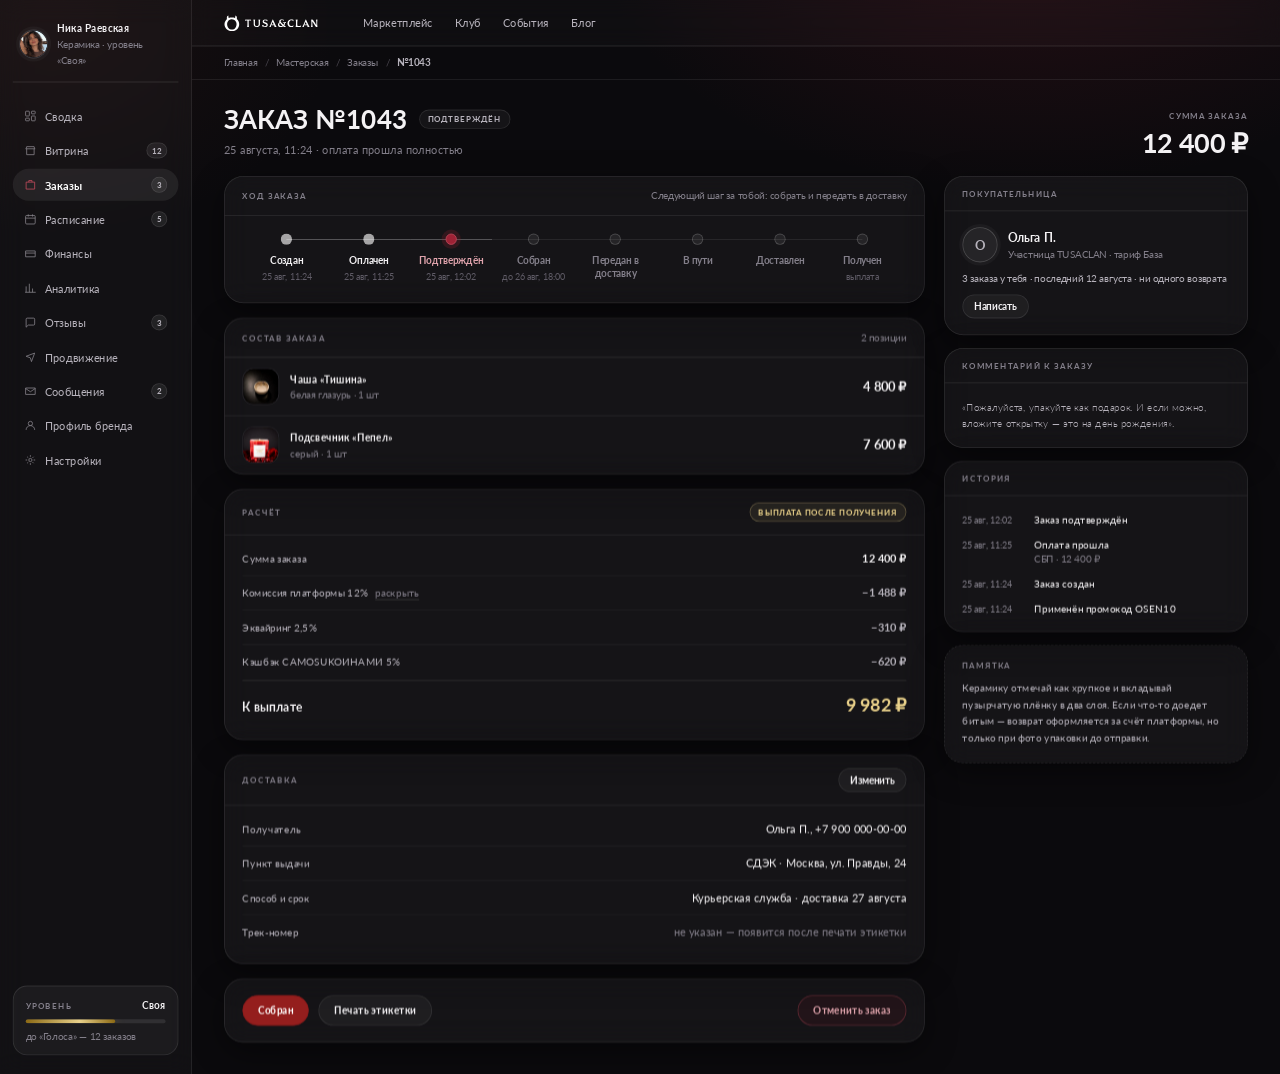
<file: zakaz-1043.html>
<!DOCTYPE html>
<html lang="ru">
<head>
<meta charset="utf-8">
<title>Заказ №1043 · Кабинет селлера · Made by THOUSUKA</title>
<link rel="stylesheet" href="assets/colors_and_type.css">
<style>
@font-face{font-family:'Lato';src:url('assets/fonts/Lato-Light.ttf') format('truetype');font-weight:300;font-display:swap}
@font-face{font-family:'Lato';src:url('assets/fonts/Lato-Regular.ttf') format('truetype');font-weight:400;font-display:swap}
@font-face{font-family:'Lato';src:url('assets/fonts/Lato-Italic.ttf') format('truetype');font-weight:400;font-style:italic;font-display:swap}
@font-face{font-family:'Lato';src:url('assets/fonts/Lato-Bold.ttf') format('truetype');font-weight:700;font-display:swap}
:root{--bg:#0B0A0D;--glass:rgba(255,255,255,0.045);--glass-2:rgba(255,255,255,0.07);--glass-border:rgba(255,255,255,0.10);--glass-border-strong:rgba(255,255,255,0.18);--text-1:#F4F2F4;--text-2:#B7B3BC;--text-3:#837F8A;--crimson:#9D2235;--crimson-soft:#C04B5C;--crimson-tint:rgba(157,34,53,0.16);--cta:#941E1D;--cta-hover:#B0292A;--beige:#C9A88F;--gold:#E8D08A;--green:#3FB984;--font-ui:'Lato','Helvetica Neue',sans-serif;--r-card:24px;--r-btn:9999px;--shadow-card:0 12px 40px rgba(0,0,0,0.45);--ease:cubic-bezier(0.25,0.46,0.45,0.94);--t:200ms}
*{box-sizing:border-box}
body{margin:0;background:#08070a;font-family:var(--font-ui);color:var(--text-1);-webkit-font-smoothing:antialiased}
a{color:inherit;text-decoration:none}a:hover{color:var(--crimson-soft)}
button{font-family:inherit;cursor:pointer}
:focus-visible{outline:2px solid var(--crimson-soft);outline-offset:2px;border-radius:6px}
.desk{padding:56px 48px 80px;display:flex;flex-direction:column;gap:44px;align-items:flex-start;min-width:max-content}
.deskhead{width:1600px;display:flex;align-items:flex-end;justify-content:space-between;gap:32px;border-bottom:1px solid var(--glass-border);padding-bottom:22px}
.deskhead h1{margin:0;font-size:26px;line-height:32px;font-weight:700;letter-spacing:.02em;text-transform:uppercase}
.deskhead p{margin:8px 0 0;font-size:14px;line-height:20px;color:var(--text-3);max-width:680px}
.legend{display:flex;gap:20px;flex:none}
.legend div{display:flex;align-items:center;gap:8px;font-size:12px;color:var(--text-3)}
.legend i{width:8px;height:8px;border-radius:50%;display:block}
.wrap{display:flex;flex-direction:column;gap:12px}
.lbl{display:flex;align-items:baseline;gap:10px}
.lbl b{font-size:11px;font-weight:700;letter-spacing:.16em;text-transform:uppercase;color:var(--text-2)}
.lbl span{font-size:11px;color:#4a464f;letter-spacing:.04em}
.lbl a{color:var(--crimson-soft);border-bottom:1px solid rgba(192,75,92,.35)}
.lbl a:hover{color:#DFA3AC;border-color:#DFA3AC}
.frame{position:relative;width:1600px;background:var(--bg);border:1px solid rgba(255,255,255,.08);border-radius:10px;overflow:hidden}
.frame::before{content:"";position:absolute;inset:0;z-index:0;pointer-events:none;background:radial-gradient(880px 560px at 80% -8%,rgba(157,34,53,0.18),transparent 62%),radial-gradient(640px 480px at 4% 2%,rgba(124,52,40,0.11),transparent 56%)}
.app{position:relative;z-index:1;display:grid;grid-template-columns:240px 1fr;align-items:stretch}
/* sidebar */
.side{width:240px;background:rgba(255,255,255,.03);border-right:1px solid var(--glass-border);backdrop-filter:blur(16px);padding:24px 16px;display:flex;flex-direction:column;gap:22px}
.wordmark{padding:0 8px}
.wordmark b{display:block;font-weight:700;font-size:19px;letter-spacing:.16em}
.wordmark span{display:block;margin-top:3px;font-size:9px;font-weight:700;letter-spacing:.34em;text-transform:uppercase;color:var(--text-3)}
.nav{display:flex;flex-direction:column;gap:3px}
.nav a{display:flex;align-items:center;gap:10px;height:40px;padding:0 14px;border-radius:var(--r-btn);font-size:14px;font-weight:500;color:var(--text-2);transition:color var(--t) var(--ease),background var(--t) var(--ease)}
.nav a:hover{background:var(--glass);color:var(--text-1)}
.nav a.on{background:var(--glass-2);color:#fff;font-weight:700}
.nav a svg{width:16px;height:16px;flex:none;opacity:.7;fill:none;stroke:currentColor;stroke-width:1.5}
.nav a.on svg{opacity:1;color:var(--crimson-soft)}
.nav .badge{margin-left:auto;min-width:20px;height:20px;padding:0 6px;display:grid;place-items:center;border-radius:var(--r-btn);background:var(--glass-2);border:1px solid var(--glass-border);font-size:10px;font-weight:700;color:var(--text-2);font-variant-numeric:tabular-nums}
.sidefoot{margin-top:auto;display:flex;flex-direction:column;gap:12px}
.mode{display:grid;grid-template-columns:1fr 1fr;gap:4px;background:var(--glass);border:1px solid var(--glass-border);border-radius:var(--r-btn);padding:4px}
.mode button{border:0;border-radius:var(--r-btn);background:transparent;color:var(--text-3);font-size:13px;font-weight:700;height:34px;transition:color var(--t),background var(--t)}
.mode button.on{background:var(--cta);color:#fff;box-shadow:0 0 20px rgba(157,34,53,.38)}
.me{display:flex;align-items:center;gap:10px;padding:8px;border-radius:18px;transition:background var(--t) var(--ease)}
.me:hover{background:var(--glass)}
/* topbar + content */
.top{display:flex;align-items:center;gap:16px;padding:18px 40px;border-bottom:1px solid var(--glass-border);background:rgba(255,255,255,.02);backdrop-filter:blur(14px)}
.top .sp{margin-left:auto;display:flex;align-items:center;gap:12px}
.main{width:100%;margin:0 auto;padding:30px 40px 40px;display:flex;flex-direction:column;gap:22px}
.split{display:grid;grid-template-columns:minmax(0,1fr) 340px;gap:24px;align-items:start}
.split--wide{grid-template-columns:minmax(0,1fr) 380px}
.col{display:flex;flex-direction:column;gap:18px;min-width:0}
.rail{display:flex;flex-direction:column;gap:16px}
.phead{display:flex;align-items:flex-end;justify-content:space-between;gap:24px}
/* type */
.display{margin:0;font-size:32px;line-height:38px;font-weight:700;letter-spacing:.01em;text-transform:uppercase}
.h2{margin:0;font-size:20px;line-height:26px;font-weight:700}
.h3{margin:0;font-size:15px;line-height:21px;font-weight:700}
.body{font-size:14px;line-height:21px;color:var(--text-2)}
.sm{font-size:13px;line-height:18px}
.xs{font-size:12px;line-height:16px}
.eyebrow{font-size:10px;line-height:1;font-weight:700;letter-spacing:.16em;text-transform:uppercase;color:var(--text-3)}
.stat{font-weight:700;font-size:34px;line-height:40px;letter-spacing:-.02em;font-variant-numeric:tabular-nums}
.num{font-weight:700;font-variant-numeric:tabular-nums}
.t2{color:var(--text-2)}.t3{color:var(--text-3)}.gold{color:var(--gold)}.up{color:var(--green)}.crim{color:var(--crimson-soft)}
/* surfaces */
.card{background:var(--glass);border:1px solid var(--glass-border);border-radius:var(--r-card);backdrop-filter:blur(16px);box-shadow:var(--shadow-card)}
.pad{padding:20px 22px}
.card__h{display:flex;align-items:center;justify-content:space-between;gap:16px;padding:16px 22px;border-bottom:1px solid var(--glass-border)}
.stackv{display:flex;flex-direction:column;gap:12px}
.rows{display:flex;flex-direction:column}
.row{display:flex;align-items:center;justify-content:space-between;gap:14px;padding:13px 22px;border-bottom:1px solid var(--glass-border)}
.row:last-child{border-bottom:0}
.urgent{box-shadow:inset 2px 0 0 var(--crimson-soft),var(--shadow-card);background:rgba(157,34,53,.08);border-color:rgba(192,75,92,.24)}
.orb{position:relative;display:grid;place-items:center;border-radius:50%;background:radial-gradient(120% 120% at 30% 22%,rgba(255,255,255,0.16),rgba(255,255,255,0.03) 42%,rgba(255,255,255,0.012) 70%),rgba(255,255,255,0.03);border:1px solid rgba(255,255,255,0.10);box-shadow:inset 0 1px 1px rgba(255,255,255,0.22),inset 0 -8px 18px rgba(0,0,0,0.45),0 6px 18px rgba(0,0,0,0.40);backdrop-filter:blur(14px);color:#fff;flex:none;width:38px;height:38px}
.orb svg{width:18px;height:18px;fill:none;stroke:currentColor;stroke-width:1.5}
.orb--sm{width:32px;height:32px}.orb--sm svg{width:15px;height:15px}
.orb--crimson{background:radial-gradient(120% 120% at 30% 22%,rgba(192,75,92,.40),rgba(157,34,53,.22) 45%,rgba(157,34,53,.10) 70%);border-color:rgba(192,75,92,.34);color:#F0C3C9}
.orb--gold{background:radial-gradient(120% 120% at 30% 22%,rgba(232,208,138,.34),rgba(201,168,76,.14) 45%,rgba(201,168,76,.06) 70%);border-color:rgba(232,208,138,.30);color:var(--gold)}
.av{width:36px;height:36px;border-radius:50%;flex:none;background:var(--glass-2);border:1px solid var(--glass-border-strong);box-shadow:0 0 0 4px rgba(255,255,255,.03);display:grid;place-items:center;font-weight:700;font-size:14px;color:var(--text-2)}
.av--sm{width:26px;height:26px;font-size:11px;box-shadow:none}
.thumb{width:46px;height:46px;border-radius:14px;flex:none;background:linear-gradient(150deg,rgba(201,168,143,.20),rgba(255,255,255,.03));border:1px solid var(--glass-border);display:grid;place-items:center;font-weight:700;font-size:15px;color:rgba(201,168,143,.78)}
.prod{display:flex;align-items:center;gap:14px;min-width:0}
/* controls */
.btn{display:inline-flex;align-items:center;justify-content:center;gap:8px;height:38px;padding:0 18px;border-radius:var(--r-btn);border:1px solid var(--glass-border);background:var(--glass);color:var(--text-1);font-size:13px;font-weight:700;white-space:nowrap;transition:background var(--t) var(--ease),border-color var(--t) var(--ease),box-shadow var(--t) var(--ease)}
.btn:hover{background:var(--glass-2);border-color:var(--glass-border-strong)}
.btn--cta{background:var(--cta);border-color:var(--cta);color:#fff}
.btn--cta:hover{background:var(--cta-hover);border-color:var(--cta-hover);box-shadow:0 0 26px rgba(157,34,53,.48)}
.btn--gold{border-color:rgba(232,208,138,.38);color:var(--gold);background:rgba(232,208,138,.07)}
.btn--gold:hover{background:rgba(232,208,138,.13);border-color:rgba(232,208,138,.6);box-shadow:0 0 22px rgba(232,208,138,.22)}
.btn--danger{border-color:rgba(192,75,92,.4);color:#DFA3AC;background:rgba(157,34,53,.10)}
.btn--sm{height:30px;padding:0 14px;font-size:12px}
.btn--w{width:100%}
.seg{display:flex;gap:3px;background:var(--glass);border:1px solid var(--glass-border);border-radius:var(--r-btn);padding:4px}
.seg button{border:0;background:transparent;border-radius:var(--r-btn);height:30px;padding:0 15px;font-size:13px;font-weight:700;color:var(--text-3);transition:color var(--t),background var(--t)}
.seg button:hover{color:var(--text-2)}
.seg button.on{background:var(--glass-2);color:#fff}
.chips{display:flex;gap:7px;flex-wrap:wrap;align-items:center}
.chip{display:inline-flex;align-items:center;height:28px;padding:0 13px;border-radius:var(--r-btn);font-size:12px;font-weight:700;letter-spacing:.03em;background:var(--glass);border:1px solid var(--glass-border);color:var(--text-2);white-space:nowrap;transition:border-color var(--t),color var(--t),background var(--t)}
.chip:hover{border-color:var(--glass-border-strong);color:var(--text-1)}
.chip.on{background:var(--glass-2);border-color:var(--glass-border-strong);color:#fff}
.chip--crimson{background:var(--crimson-tint);border-color:rgba(192,75,92,.30);color:#DFA3AC}
.chip--gold{background:rgba(232,208,138,.08);border-color:rgba(232,208,138,.28);color:var(--gold)}
.chip--sm{height:24px;padding:0 10px;font-size:10px;letter-spacing:.1em;text-transform:uppercase}
.field{display:flex;flex-direction:column;gap:8px}
.input{height:44px;border-radius:16px;background:rgba(255,255,255,.035);border:1px solid var(--glass-border);display:flex;align-items:center;gap:10px;padding:0 15px;font-size:14px;color:var(--text-1);transition:border-color var(--t)}
.input:hover{border-color:var(--glass-border-strong)}
.input--ph{color:var(--text-3)}
.input--area{height:auto;min-height:92px;padding:14px 15px;align-items:flex-start;line-height:21px}
.input svg{width:16px;height:16px;fill:none;stroke:currentColor;stroke-width:1.5;color:var(--text-3);flex:none}
.icn{width:18px;height:18px;fill:none;stroke:currentColor;stroke-width:1.5;color:var(--text-2);flex:none}
.bar{height:5px;border-radius:var(--r-btn);background:rgba(255,255,255,.09);overflow:hidden}
.bar i{display:block;height:100%;border-radius:var(--r-btn);background:rgba(255,255,255,.55)}
.bar--gold i{background:linear-gradient(90deg,#8B6914,#E8D08A 60%,#8B6914);box-shadow:0 0 14px rgba(232,208,138,.3)}
.toggle{width:44px;height:24px;border-radius:var(--r-btn);border:1px solid var(--glass-border);background:rgba(255,255,255,.05);position:relative;flex:none;transition:background var(--t),border-color var(--t)}
.toggle i{position:absolute;top:2px;left:2px;width:18px;height:18px;border-radius:50%;background:var(--text-3);transition:transform var(--t) var(--ease),background var(--t)}
.toggle.on{background:rgba(157,34,53,.55);border-color:rgba(192,75,92,.5)}
.toggle.on i{transform:translateX(20px);background:#fff}
/* tables */
.tbl{width:100%;border-collapse:collapse}
.tbl th{text-align:left;padding:0 22px;height:38px;background:rgba(255,255,255,.03);font-size:10px;font-weight:700;letter-spacing:.16em;text-transform:uppercase;color:var(--text-3);border-bottom:1px solid var(--glass-border);white-space:nowrap}
.tbl td{padding:0 22px;height:64px;border-bottom:1px solid var(--glass-border);font-size:14px;vertical-align:middle}
.tbl tr:last-child td{border-bottom:0}
.tbl tbody tr{transition:background var(--t) var(--ease)}
.tbl tbody tr:hover{background:rgba(255,255,255,.03)}
.tbl .r{text-align:right;font-variant-numeric:tabular-nums;font-weight:700;white-space:nowrap}
.tbl tr.hot td{background:rgba(157,34,53,.07)}
.tbl tr.hot td:first-child{box-shadow:inset 2px 0 0 var(--crimson-soft)}
/* pieces */
.tiles{display:grid;grid-template-columns:repeat(4,1fr);gap:12px}
.tile{background:var(--glass);border:1px solid var(--glass-border);border-radius:20px;backdrop-filter:blur(16px);box-shadow:var(--shadow-card);padding:18px;display:flex;flex-direction:column;gap:10px;min-height:132px;transition:border-color var(--t) var(--ease),transform var(--t) var(--ease)}
.tile:hover{transform:translateY(-4px);border-color:var(--glass-border-strong)}
.tile .stat{margin-top:auto}
.tile--gold{border-color:rgba(232,208,138,.22)}
.tile--gold .stat{color:var(--gold)}
.tile--gold:hover{border-color:rgba(232,208,138,.45);box-shadow:var(--shadow-card),0 0 24px rgba(201,168,76,.16)}
.money{border-color:rgba(232,208,138,.24);background:linear-gradient(150deg,rgba(232,208,138,.10),rgba(255,255,255,.03) 60%);position:relative;overflow:hidden}
.money::after{content:"";position:absolute;right:-70px;top:-90px;width:260px;height:260px;border-radius:50%;background:radial-gradient(circle,rgba(232,208,138,.15),transparent 68%);pointer-events:none}
.chart{height:190px;display:flex;align-items:flex-end;gap:6px}
.chart i{flex:1;display:block;border-radius:3px 3px 0 0;background:linear-gradient(180deg,rgba(255,255,255,.22),rgba(255,255,255,.05))}
.chart i.hi{background:linear-gradient(180deg,rgba(192,75,92,.85),rgba(157,34,53,.18));box-shadow:0 0 18px rgba(157,34,53,.35)}
.xaxis{display:flex;justify-content:space-between;margin-top:12px}
.funnel{display:flex;flex-direction:column;gap:14px}
.funnel>div>div{display:flex;align-items:baseline;justify-content:space-between;margin-bottom:7px}
.fbar{height:30px;border-radius:6px;background:linear-gradient(90deg,rgba(255,255,255,.20),rgba(255,255,255,.06))}
.fbar--hi{background:linear-gradient(90deg,rgba(192,75,92,.9),rgba(157,34,53,.35));box-shadow:0 0 22px rgba(157,34,53,.32)}
.steps{display:grid;grid-template-columns:repeat(5,1fr);border:1px solid var(--glass-border);border-radius:20px;overflow:hidden;background:var(--glass)}
.steps>div{padding:14px 18px;border-right:1px solid var(--glass-border)}
.steps>div:last-child{border-right:0}
.steps>div.done{background:rgba(255,255,255,.04)}
.steps>div.now{background:rgba(157,34,53,.16);box-shadow:inset 0 -2px 0 var(--crimson-soft)}
.steps .sm{margin-top:5px;font-weight:700}
.tl{display:flex;flex-direction:column}
.tl div{display:flex;gap:12px;align-items:flex-start;padding-bottom:16px;position:relative}
.tl div:last-child{padding-bottom:0}
.tl div::before{content:"";position:absolute;left:6.5px;top:16px;bottom:0;width:1px;background:var(--glass-border)}
.tl div:last-child::before{display:none}
.tl b{width:14px;height:14px;border-radius:50%;flex:none;margin-top:2px;border:1px solid var(--glass-border-strong);background:rgba(255,255,255,.06);position:relative;z-index:1}
.tl div.done b{background:rgba(255,255,255,.55);border-color:transparent}
.tl div.now b{background:var(--crimson);border-color:var(--crimson-soft);box-shadow:0 0 0 4px rgba(157,34,53,.22)}
.tl p{margin:0;font-size:13px;line-height:18px;font-weight:700}
.tl p span{display:block;font-size:12px;line-height:16px;font-weight:400;color:var(--text-3);margin-top:2px}
.photo{aspect-ratio:1;border-radius:18px;border:1px solid var(--glass-border);background:linear-gradient(150deg,rgba(201,168,143,.22),rgba(255,255,255,.03));position:relative;overflow:hidden}
.photo--add{border-style:dashed;border-color:var(--glass-border-strong);background:rgba(255,255,255,.02);display:grid;place-items:center;color:var(--text-3);font-size:12px;font-weight:700;text-align:center;gap:6px}
.cover{height:190px;border-radius:20px;border:1px solid var(--glass-border);background:linear-gradient(140deg,rgba(157,34,53,.30),rgba(201,168,143,.18) 50%,rgba(255,255,255,.03));position:relative;overflow:hidden}
.grid2{display:grid;grid-template-columns:1fr 1fr;gap:12px}
.grid3{display:grid;grid-template-columns:repeat(3,1fr);gap:12px}
.grid4{display:grid;grid-template-columns:repeat(4,1fr);gap:12px}
/* week grid */
.cal{border:1px solid var(--glass-border);border-radius:var(--r-card);overflow:hidden;background:var(--glass);backdrop-filter:blur(16px);box-shadow:var(--shadow-card)}
.calhead{display:grid;grid-template-columns:64px repeat(7,1fr);border-bottom:1px solid var(--glass-border);background:rgba(255,255,255,.03)}
.calhead>div{padding:12px 10px;text-align:center;border-left:1px solid var(--glass-border)}
.calhead>div:first-child{border-left:0}
.calhead b{display:block;font-size:16px;font-weight:700;margin-top:3px;font-variant-numeric:tabular-nums}
.calhead .today b{color:var(--crimson-soft)}
.calbody{display:grid;grid-template-columns:64px repeat(7,1fr);height:460px}
.calbody>div{border-left:1px solid var(--glass-border);padding:8px;position:relative}
.calbody>div:first-child{border-left:0;display:flex;flex-direction:column;justify-content:space-between;padding:6px 8px 26px;align-items:flex-end}
.calbody .off{background:repeating-linear-gradient(135deg,rgba(255,255,255,.03) 0 6px,transparent 6px 12px)}
.slot{border-radius:14px;border:1px solid var(--glass-border);background:rgba(255,255,255,.05);padding:9px 10px;margin-bottom:8px}
.slot b{display:block;font-size:12px;font-weight:700}
.slot span{display:block;font-size:11px;color:var(--text-3);margin-top:3px}
.slot--free{border-style:dashed;background:transparent}
.slot--hot{border-color:rgba(192,75,92,.45);background:rgba(157,34,53,.16)}
.slot--gold{border-color:rgba(232,208,138,.32);background:rgba(232,208,138,.08)}
.pick{display:grid;grid-template-columns:repeat(4,1fr);gap:12px}
.pick>div{border:1px solid var(--glass-border);border-radius:20px;background:rgba(255,255,255,.03);padding:18px;display:flex;flex-direction:column;gap:11px;transition:border-color var(--t) var(--ease),background var(--t) var(--ease)}
.pick>div:hover{border-color:var(--glass-border-strong)}
.pick>div.on{border-color:rgba(192,75,92,.48);background:rgba(157,34,53,.13)}
.pick .pt{display:flex;align-items:center;justify-content:space-between;gap:10px}
.rad{width:18px;height:18px;border-radius:50%;flex:none;border:1px solid var(--glass-border-strong);background:rgba(255,255,255,.04);display:grid;place-items:center}
.rad.on{border-color:var(--crimson-soft);background:var(--crimson);box-shadow:0 0 0 4px rgba(157,34,53,.22)}
.rad.on::after{content:"";width:6px;height:6px;border-radius:50%;background:#fff}
.lab{font-size:11px;font-weight:700;letter-spacing:.1em;text-transform:uppercase;color:var(--text-3)}
.cnt{font-size:11px;color:var(--text-3);font-variant-numeric:tabular-nums}
.step{display:flex;align-items:center;gap:4px;border:1px solid var(--glass-border);border-radius:var(--r-btn);background:rgba(255,255,255,.035);padding:4px}
.step button{width:32px;height:32px;border:0;border-radius:50%;background:var(--glass);color:var(--text-2);font-size:16px;font-weight:700}
.step button:hover{background:var(--glass-2);color:#fff}
.step b{min-width:38px;text-align:center;font-variant-numeric:tabular-nums;font-size:15px}

/* ── страница заказов ── */
.gnav{display:flex;align-items:center;gap:32px;height:58px;padding:0 40px;border-bottom:1px solid var(--glass-border);background:rgba(255,255,255,.02);backdrop-filter:blur(14px)}
.gnav .wm{font-weight:700;font-size:15px;letter-spacing:.2em}
.gnav .lnk{display:flex;gap:28px;margin-left:20px}
.gnav .lnk a{font-size:14px;color:var(--text-2)}
.gnav .lnk a:hover{color:#fff}
.gnav .rt{margin-left:auto;display:flex;align-items:center;gap:10px}
.crumbs{display:flex;align-items:center;gap:9px;padding:13px 40px;border-bottom:1px solid var(--glass-border);font-size:12px;color:var(--text-3)}
.crumbs a:hover{color:var(--crimson-soft)}
.crumbs i{font-style:normal;color:#4a464f}
.crumbs b{font-weight:700;color:var(--text-2)}
.prof{display:flex;gap:11px;align-items:center;padding:2px 8px 18px;border-bottom:1px solid var(--glass-border)}
.lvl{border:1px solid var(--glass-border);border-radius:18px;background:var(--glass);padding:14px 15px;display:flex;flex-direction:column;gap:9px}
.alert{display:flex;align-items:center;gap:16px;padding:15px 20px;border-radius:20px;border:1px solid rgba(192,75,92,.30);background:rgba(157,34,53,.11);box-shadow:inset 3px 0 0 var(--crimson-soft)}
.alert .btn{margin-left:auto}
.fbar2{display:flex;flex-direction:column;gap:14px}
.tbl td.act{text-align:right;padding-right:20px}
.tbl .num{font-size:14px}
.track{display:grid;grid-template-columns:repeat(8,1fr)}
.track>div{position:relative;text-align:center;padding:26px 6px 0}
.track>div::before{content:"";position:absolute;top:7px;left:0;right:0;height:1px;background:var(--glass-border)}
.track>div:first-child::before{left:50%}
.track>div:last-child::before{right:50%}
.track>div.done::before,.track>div.now::before{background:rgba(255,255,255,.34)}
.track b{position:absolute;top:0;left:50%;transform:translateX(-50%);width:14px;height:14px;border-radius:50%;background:rgba(255,255,255,.07);border:1px solid var(--glass-border-strong);z-index:1}
.track>div.done b{background:rgba(255,255,255,.62);border-color:transparent}
.track>div.now b{background:var(--crimson);border-color:var(--crimson-soft);box-shadow:0 0 0 5px rgba(157,34,53,.22)}
.track p{margin:0;font-size:12px;line-height:16px;font-weight:700;color:var(--text-3)}
.track>div.done p,.track>div.now p{color:var(--text-1)}
.track>div.now p{color:#DFA3AC}
.track span{display:block;font-size:11px;line-height:15px;color:#5f5b66;margin-top:4px;font-variant-numeric:tabular-nums}
.kv{display:flex;flex-direction:column}
.kv>div{display:flex;align-items:baseline;justify-content:space-between;gap:18px;padding:12px 0;border-bottom:1px solid rgba(255,255,255,.06)}
.kv>div:last-child{border-bottom:0}
.kv .k{font-size:13px;line-height:18px;color:var(--text-2)}
.kv .v{font-size:14px;font-weight:700;font-variant-numeric:tabular-nums;white-space:nowrap}
.kv .v--neg{color:var(--text-2)}
.kv--pay{border-top:1px solid var(--glass-border);margin-top:2px;padding-top:4px}
.hist{display:flex;flex-direction:column;gap:13px}
.hist>div{display:grid;grid-template-columns:78px 1fr;gap:12px;align-items:baseline}
.hist time{font-size:11px;color:var(--text-3);font-variant-numeric:tabular-nums}
.hist p{margin:0;font-size:13px;line-height:18px}
.act{display:flex;align-items:center;gap:12px}
.act .off{margin-left:auto;font-size:13px;font-weight:700;color:#514d58;cursor:not-allowed}
.quote{margin:0;font-size:13px;line-height:20px;color:var(--text-2);font-style:italic}
.scrim{position:absolute;inset:0;z-index:6;background:rgba(8,7,10,.74);backdrop-filter:blur(4px);display:grid;place-items:center;padding:48px}
.modal{width:560px;border-radius:32px;border:1px solid var(--glass-border-strong);background:#141117;box-shadow:0 40px 100px rgba(0,0,0,.72),0 0 0 1px rgba(255,255,255,.04)}
.modal__h{display:flex;align-items:flex-start;gap:14px;padding:24px 26px 18px;border-bottom:1px solid var(--glass-border)}
.modal__b{padding:20px 26px 6px;display:flex;flex-direction:column;gap:16px}
.modal__f{display:flex;align-items:center;gap:12px;padding:18px 26px 22px}
.opts{display:flex;flex-direction:column;gap:8px}
.opt{display:flex;align-items:flex-start;gap:12px;padding:13px 15px;border:1px solid var(--glass-border);border-radius:18px;background:rgba(255,255,255,.025);transition:border-color var(--t) var(--ease),background var(--t) var(--ease)}
.opt:hover{border-color:var(--glass-border-strong)}
.opt.on{border-color:rgba(192,75,92,.48);background:rgba(157,34,53,.12)}
.opt .rad{margin-top:1px}
.opt p{margin:0;font-size:13px;line-height:18px;font-weight:700}
.opt p span{display:block;font-weight:400;color:var(--text-3);margin-top:3px}
.warn{display:flex;gap:12px;padding:14px 16px;border-radius:18px;border:1px solid rgba(192,75,92,.28);background:rgba(157,34,53,.10)}
.cb{width:20px;height:20px;border-radius:6px;flex:none;border:1px solid var(--glass-border-strong);background:rgba(255,255,255,.04);display:grid;place-items:center;margin-top:1px}
.cb.on{background:var(--cta);border-color:var(--cta)}
.cb.on svg{width:12px;height:12px;fill:none;stroke:#fff;stroke-width:2.4}
.dim{opacity:1}
.track>div.dim b{opacity:.4}
.track>div.dim::before{opacity:.5}
.cancel-hd{text-decoration:line-through;text-decoration-color:rgba(192,75,92,.7);text-decoration-thickness:2px}
.app{grid-template-columns:240px minmax(0,1fr)}
.tbl th,.tbl td{padding:0 14px}
.tbl th:first-child,.tbl td:first-child{padding-left:20px}
.tbl th:last-child,.tbl td:last-child{padding-right:20px}
.tbl th{white-space:normal;line-height:13px}
.tbl td.act{padding-right:18px}
</style>
<link rel="stylesheet" href="demo.css">
<style>.av--img{overflow:hidden;padding:0;background:#0F0D12}.av--img img{width:100%;height:100%;object-fit:cover;display:block;border-radius:50%}</style>
<style>.thumb--img{overflow:hidden;padding:0;background:#0F0D12;position:relative}.thumb--img img{position:absolute;inset:0;width:100%;height:100%;object-fit:cover;display:block}</style>
<style>.dm-logo{height:20px;width:auto;display:block}.dm-sub{font-size:9px;font-weight:700;letter-spacing:.2em;text-transform:uppercase;color:#837F8A;white-space:nowrap}.side-logo{height:22px;width:auto;display:block}.gnav-logo{height:20px;width:auto;display:block;flex:none}</style>
</head>
<body class="dm">
<div class="dm-bar">
  <a class="dm-home" href="index.html"><img src="logo.svg" alt="THOUSUKA" class="dm-logo" /><span class="dm-sub">Кабинет селлера · демо</span></a>
  <div class="dm-now"><b>Заказ №1043</b><span>карточка заказа</span></div>
  <div class="dm-nav">
    <a class="dm-btn" href="zakazy.html" title="Предыдущий экран">←</a>
    <select class="dm-sel" onchange="location.href=this.value"><option value="svodka.html">Сводка</option><option value="vitrina.html">Витрина</option><option value="novaya-poziciya.html">Новая позиция · доставка</option><option value="zakazy.html">Заказы</option><option value="zakaz-1043.html" selected>Заказ №1043</option><option value="raspisanie.html">Расписание</option><option value="finansy.html">Финансы</option><option value="analitika.html">Аналитика</option><option value="otzyvy.html">Отзывы</option><option value="prodvizhenie.html">Продвижение</option><option value="soobscheniya.html">Сообщения</option><option value="profil.html">Профиль бренда</option><option value="nastroyki.html">Настройки</option></select>
    <a class="dm-btn" href="raspisanie.html" title="Следующий экран">→</a>
  </div>
</div>
<div class="dm-stage"><div class="frame" style="width:1600px"><div class="app">
  <aside class="side">
    <a href="#" class="prof"><span class="av av--img"><img src="img/avatar.png" alt="" /></span><span><span class="sm" style="font-weight:700;display:block">Ника Раевская</span><span class="xs t3">Керамика · уровень «Своя»</span></span></a>
    <nav class="nav"><a href="svodka.html"><svg viewBox="0 0 24 24"><rect x="3" y="3" width="7" height="9" rx="1"></rect><rect x="14" y="3" width="7" height="5" rx="1"></rect><rect x="14" y="12" width="7" height="9" rx="1"></rect><rect x="3" y="16" width="7" height="5" rx="1"></rect></svg>Сводка</a><a href="vitrina.html"><svg viewBox="0 0 24 24"><path d="M3 9h18M4 9l1-4h14l1 4M5 9v11h14V9"></path></svg>Витрина<span class="badge">12</span></a><a href="zakazy.html" class="on"><svg viewBox="0 0 24 24"><path d="M4 7h16v13H4zM9 7V4h6v3"></path></svg>Заказы<span class="badge">3</span></a><a href="raspisanie.html"><svg viewBox="0 0 24 24"><rect x="3" y="5" width="18" height="16" rx="2"></rect><path d="M3 10h18M8 3v4M16 3v4"></path></svg>Расписание<span class="badge">5</span></a><a href="finansy.html"><svg viewBox="0 0 24 24"><path d="M3 7h18v11H3zM3 11h18"></path></svg>Финансы</a><a href="analitika.html"><svg viewBox="0 0 24 24"><path d="M4 20V9M10 20V4M16 20v-7M22 20H2"></path></svg>Аналитика</a><a href="otzyvy.html"><svg viewBox="0 0 24 24"><path d="M20 15a2 2 0 0 1-2 2H8l-4 4V6a2 2 0 0 1 2-2h12a2 2 0 0 1 2 2z"></path></svg>Отзывы<span class="badge">3</span></a><a href="prodvizhenie.html"><svg viewBox="0 0 24 24"><path d="M4 11l16-6-6 16-2-7z"></path></svg>Продвижение</a><a href="soobscheniya.html"><svg viewBox="0 0 24 24"><path d="M3 6h18v12H3z"></path><path d="M3 7l9 6 9-6"></path></svg>Сообщения<span class="badge">2</span></a><a href="profil.html"><svg viewBox="0 0 24 24"><path d="M4 20a8 8 0 0 1 16 0"></path><circle cx="12" cy="8" r="4"></circle></svg>Профиль бренда</a><a href="nastroyki.html"><svg viewBox="0 0 24 24"><circle cx="12" cy="12" r="3"></circle><path d="M12 3v3M12 18v3M3 12h3M18 12h3M6 6l2 2M16 16l2 2M18 6l-2 2M8 16l-2 2"></path></svg>Настройки</a></nav>
    <div class="sidefoot">
      <div class="lvl">
        <div style="display:flex;align-items:baseline;justify-content:space-between"><span class="eyebrow">Уровень</span><span class="sm" style="font-weight:700">Своя</span></div>
        <div class="bar bar--gold"><i style="width:64%"></i></div>
        <span class="xs t3">до «Голоса» — 12 заказов</span>
      </div>
    </div>
  </aside>
  <div>
    <div class="gnav">
      <img src="logo.svg" alt="THOUSUKA" class="gnav-logo" />
      <div class="lnk"><a href="#">Маркетплейс</a><a href="#">Клуб</a><a href="#">События</a><a href="#">Блог</a></div>
    </div>
    <div class="crumbs"><a href="#">Главная</a><i>/</i><a href="#">Мастерская</a><i>/</i><a href="#">Заказы</a><i>/</i><b>№1043</b></div>
    <div class="main">
      <div class="phead">
        <div>
          <div style="display:flex;align-items:center;gap:14px"><h2 class="display">Заказ №1043</h2><span class="chip chip--sm">Подтверждён</span></div>
          <p class="body t3" style="margin:9px 0 0">25 августа, 11:24 · оплата прошла полностью</p>
        </div>
        <div style="text-align:right"><span class="eyebrow">Сумма заказа</span><div class="stat" style="margin-top:6px">12 400 ₽</div></div>
      </div>

      <div class="split split--wide">
        <div class="col">
          <div class="card">
            <div class="card__h"><span class="eyebrow">Ход заказа</span><span class="xs t3">Следующий шаг за тобой: собрать и передать в доставку</span></div>
            <div class="pad" style="padding:22px 26px 24px">
              <div class="track">
                <div class="done"><b></b><p>Создан</p><span>25 авг, 11:24</span></div>
                <div class="done"><b></b><p>Оплачен</p><span>25 авг, 11:25</span></div>
                <div class="now"><b></b><p>Подтверждён</p><span>25 авг, 12:02</span></div>
                <div><b></b><p>Собран</p><span>до 26 авг, 18:00</span></div>
                <div><b></b><p>Передан в доставку</p><span></span></div>
                <div><b></b><p>В пути</p><span></span></div>
                <div><b></b><p>Доставлен</p><span></span></div>
                <div><b></b><p>Получен</p><span>выплата</span></div>
              </div>
            </div>
          </div>

          <div class="card">
            <div class="card__h"><span class="eyebrow">Состав заказа</span><span class="xs t3">2 позиции</span></div>
            <div class="rows">
              <div class="row"><div class="prod"><span class="thumb thumb--img"><img src="img/chasha.avif" alt="" /></span><div><div class="sm" style="font-weight:700">Чаша «Тишина»</div><div class="xs t3" style="margin-top:3px">белая глазурь · 1 шт</div></div></div><span class="num">4 800 ₽</span></div>
              <div class="row"><div class="prod"><span class="thumb thumb--img"><img src="img/svecha.avif" alt="" /></span><div><div class="sm" style="font-weight:700">Подсвечник «Пепел»</div><div class="xs t3" style="margin-top:3px">серый · 1 шт</div></div></div><span class="num">7 600 ₽</span></div>
            </div>
          </div>

          <div class="card">
            <div class="card__h"><span class="eyebrow">Расчёт</span><span class="chip chip--sm chip--gold">Выплата после получения</span></div>
            <div class="pad" style="padding:8px 22px 18px">
              <div class="kv">
                <div><span class="k">Сумма заказа</span><span class="v">12 400 ₽</span></div>
                <div><span class="k">Комиссия платформы 12% <a href="#" class="t3" style="border-bottom:1px solid rgba(255,255,255,.18);margin-left:6px">раскрыть</a></span><span class="v v--neg">−1 488 ₽</span></div>
                <div><span class="k">Эквайринг 2,5%</span><span class="v v--neg">−310 ₽</span></div>
                <div><span class="k">Кэшбэк CAMOSUKOИНАМИ 5%</span><span class="v v--neg">−620 ₽</span></div>
              </div>
              <div class="kv kv--pay"><div><span class="h3">К выплате</span><span class="num gold" style="font-size:22px">9 982 ₽</span></div></div>
            </div>
          </div>

          <div class="card">
            <div class="card__h"><span class="eyebrow">Доставка</span><a href="#" class="btn btn--sm">Изменить</a></div>
            <div class="pad" style="padding:8px 22px 18px">
              <div class="kv">
                <div><span class="k">Получатель</span><span class="v" style="font-weight:400">Ольга П., +7 900 000-00-00</span></div>
                <div><span class="k">Пункт выдачи</span><span class="v" style="font-weight:400">СДЭК · Москва, ул. Правды, 24</span></div>
                <div><span class="k">Способ и срок</span><span class="v" style="font-weight:400">Курьерская служба · доставка 27 августа</span></div>
                <div><span class="k">Трек-номер</span><span class="v t3" style="font-weight:400">не указан — появится после печати этикетки</span></div>
              </div>
            </div>
          </div>

          <div class="card pad act">
            <button class="btn btn--cta">Собран</button>
            <a href="#" class="btn">Печать этикетки</a>
            <a href="#" class="btn btn--danger" style="margin-left:auto">Отменить заказ</a>
          </div>
        </div>

        <div class="rail">
          <div class="card">
            <div class="card__h"><span class="eyebrow">Покупательница</span></div>
            <div class="pad stackv">
              <div style="display:flex;gap:13px;align-items:center"><span class="av" style="width:44px;height:44px;font-size:16px">О</span><div><div class="h3">Ольга П.</div><div class="xs t3" style="margin-top:4px">Участница TUSACLAN · тариф База</div></div></div>
              <div class="xs t2">3 заказа у тебя · последний 12 августа · ни одного возврата</div>
              <a href="#" class="btn btn--sm" style="align-self:flex-start">Написать</a>
            </div>
          </div>

          <div class="card">
            <div class="card__h"><span class="eyebrow">Комментарий к заказу</span></div>
            <div class="pad"><p class="quote">«Пожалуйста, упакуйте как подарок. И если можно, вложите открытку — это на день рождения».</p></div>
          </div>

          <div class="card">
            <div class="card__h"><span class="eyebrow">История</span></div>
            <div class="pad">
              <div class="hist">
                <div><time>25 авг, 12:02</time><p>Заказ подтверждён</p></div>
                <div><time>25 авг, 11:25</time><p>Оплата прошла<span class="xs t3" style="display:block;margin-top:2px">СБП · 12 400 ₽</span></p></div>
                <div><time>25 авг, 11:24</time><p>Заказ создан</p></div>
                <div><time>25 авг, 11:24</time><p>Применён промокод OSEN10</p></div>
              </div>
            </div>
          </div>

          <div class="card pad stackv" style="border-style:dashed">
            <span class="eyebrow">Памятка</span>
            <p class="body" style="margin:0;font-size:13px">Керамику отмечай как хрупкое и вкладывай пузырчатую плёнку в два слоя. Если что-то доедет битым — возврат оформляется за счёт платформы, но только при фото упаковки до отправки.</p>
          </div>
        </div>
      </div>
    </div>
  </div>
</div></div></div>
<script src="demo.js"></script>
</body>
</html>
</file>
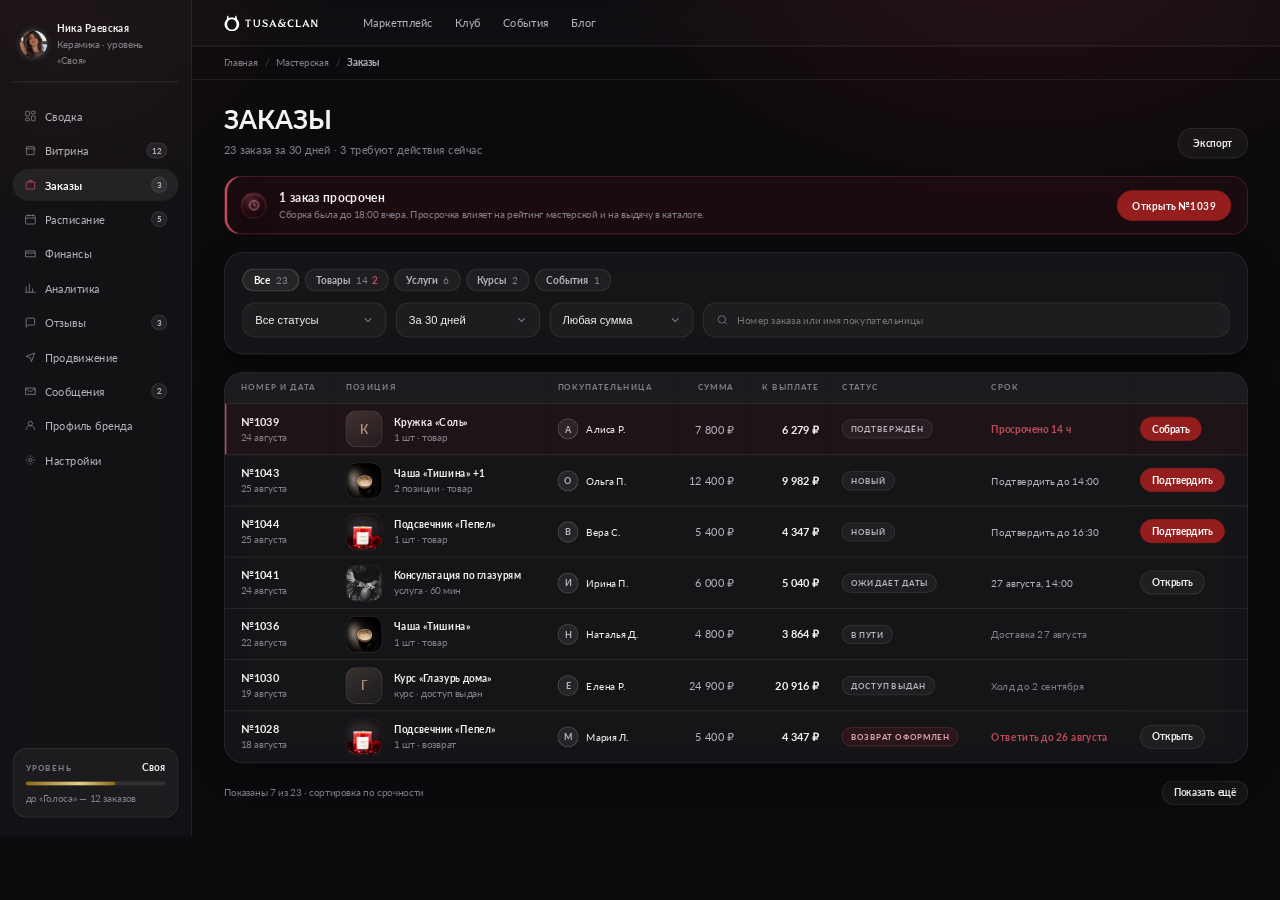
<file: zakazy.html>
<!DOCTYPE html>
<html lang="ru">
<head>
<meta charset="utf-8">
<title>Заказы · Кабинет селлера · Made by THOUSUKA</title>
<link rel="stylesheet" href="assets/colors_and_type.css">
<style>
@font-face{font-family:'Lato';src:url('assets/fonts/Lato-Light.ttf') format('truetype');font-weight:300;font-display:swap}
@font-face{font-family:'Lato';src:url('assets/fonts/Lato-Regular.ttf') format('truetype');font-weight:400;font-display:swap}
@font-face{font-family:'Lato';src:url('assets/fonts/Lato-Italic.ttf') format('truetype');font-weight:400;font-style:italic;font-display:swap}
@font-face{font-family:'Lato';src:url('assets/fonts/Lato-Bold.ttf') format('truetype');font-weight:700;font-display:swap}
:root{--bg:#0B0A0D;--glass:rgba(255,255,255,0.045);--glass-2:rgba(255,255,255,0.07);--glass-border:rgba(255,255,255,0.10);--glass-border-strong:rgba(255,255,255,0.18);--text-1:#F4F2F4;--text-2:#B7B3BC;--text-3:#837F8A;--crimson:#9D2235;--crimson-soft:#C04B5C;--crimson-tint:rgba(157,34,53,0.16);--cta:#941E1D;--cta-hover:#B0292A;--beige:#C9A88F;--gold:#E8D08A;--green:#3FB984;--font-ui:'Lato','Helvetica Neue',sans-serif;--r-card:24px;--r-btn:9999px;--shadow-card:0 12px 40px rgba(0,0,0,0.45);--ease:cubic-bezier(0.25,0.46,0.45,0.94);--t:200ms}
*{box-sizing:border-box}
body{margin:0;background:#08070a;font-family:var(--font-ui);color:var(--text-1);-webkit-font-smoothing:antialiased}
a{color:inherit;text-decoration:none}a:hover{color:var(--crimson-soft)}
button{font-family:inherit;cursor:pointer}
:focus-visible{outline:2px solid var(--crimson-soft);outline-offset:2px;border-radius:6px}
.desk{padding:56px 48px 80px;display:flex;flex-direction:column;gap:44px;align-items:flex-start;min-width:max-content}
.deskhead{width:1600px;display:flex;align-items:flex-end;justify-content:space-between;gap:32px;border-bottom:1px solid var(--glass-border);padding-bottom:22px}
.deskhead h1{margin:0;font-size:26px;line-height:32px;font-weight:700;letter-spacing:.02em;text-transform:uppercase}
.deskhead p{margin:8px 0 0;font-size:14px;line-height:20px;color:var(--text-3);max-width:680px}
.legend{display:flex;gap:20px;flex:none}
.legend div{display:flex;align-items:center;gap:8px;font-size:12px;color:var(--text-3)}
.legend i{width:8px;height:8px;border-radius:50%;display:block}
.wrap{display:flex;flex-direction:column;gap:12px}
.lbl{display:flex;align-items:baseline;gap:10px}
.lbl b{font-size:11px;font-weight:700;letter-spacing:.16em;text-transform:uppercase;color:var(--text-2)}
.lbl span{font-size:11px;color:#4a464f;letter-spacing:.04em}
.lbl a{color:var(--crimson-soft);border-bottom:1px solid rgba(192,75,92,.35)}
.lbl a:hover{color:#DFA3AC;border-color:#DFA3AC}
.frame{position:relative;width:1600px;background:var(--bg);border:1px solid rgba(255,255,255,.08);border-radius:10px;overflow:hidden}
.frame::before{content:"";position:absolute;inset:0;z-index:0;pointer-events:none;background:radial-gradient(880px 560px at 80% -8%,rgba(157,34,53,0.18),transparent 62%),radial-gradient(640px 480px at 4% 2%,rgba(124,52,40,0.11),transparent 56%)}
.app{position:relative;z-index:1;display:grid;grid-template-columns:240px 1fr;align-items:stretch}
/* sidebar */
.side{width:240px;background:rgba(255,255,255,.03);border-right:1px solid var(--glass-border);backdrop-filter:blur(16px);padding:24px 16px;display:flex;flex-direction:column;gap:22px}
.wordmark{padding:0 8px}
.wordmark b{display:block;font-weight:700;font-size:19px;letter-spacing:.16em}
.wordmark span{display:block;margin-top:3px;font-size:9px;font-weight:700;letter-spacing:.34em;text-transform:uppercase;color:var(--text-3)}
.nav{display:flex;flex-direction:column;gap:3px}
.nav a{display:flex;align-items:center;gap:10px;height:40px;padding:0 14px;border-radius:var(--r-btn);font-size:14px;font-weight:500;color:var(--text-2);transition:color var(--t) var(--ease),background var(--t) var(--ease)}
.nav a:hover{background:var(--glass);color:var(--text-1)}
.nav a.on{background:var(--glass-2);color:#fff;font-weight:700}
.nav a svg{width:16px;height:16px;flex:none;opacity:.7;fill:none;stroke:currentColor;stroke-width:1.5}
.nav a.on svg{opacity:1;color:var(--crimson-soft)}
.nav .badge{margin-left:auto;min-width:20px;height:20px;padding:0 6px;display:grid;place-items:center;border-radius:var(--r-btn);background:var(--glass-2);border:1px solid var(--glass-border);font-size:10px;font-weight:700;color:var(--text-2);font-variant-numeric:tabular-nums}
.sidefoot{margin-top:auto;display:flex;flex-direction:column;gap:12px}
.mode{display:grid;grid-template-columns:1fr 1fr;gap:4px;background:var(--glass);border:1px solid var(--glass-border);border-radius:var(--r-btn);padding:4px}
.mode button{border:0;border-radius:var(--r-btn);background:transparent;color:var(--text-3);font-size:13px;font-weight:700;height:34px;transition:color var(--t),background var(--t)}
.mode button.on{background:var(--cta);color:#fff;box-shadow:0 0 20px rgba(157,34,53,.38)}
.me{display:flex;align-items:center;gap:10px;padding:8px;border-radius:18px;transition:background var(--t) var(--ease)}
.me:hover{background:var(--glass)}
/* topbar + content */
.top{display:flex;align-items:center;gap:16px;padding:18px 40px;border-bottom:1px solid var(--glass-border);background:rgba(255,255,255,.02);backdrop-filter:blur(14px)}
.top .sp{margin-left:auto;display:flex;align-items:center;gap:12px}
.main{width:100%;margin:0 auto;padding:30px 40px 40px;display:flex;flex-direction:column;gap:22px}
.split{display:grid;grid-template-columns:minmax(0,1fr) 340px;gap:24px;align-items:start}
.split--wide{grid-template-columns:minmax(0,1fr) 380px}
.col{display:flex;flex-direction:column;gap:18px;min-width:0}
.rail{display:flex;flex-direction:column;gap:16px}
.phead{display:flex;align-items:flex-end;justify-content:space-between;gap:24px}
/* type */
.display{margin:0;font-size:32px;line-height:38px;font-weight:700;letter-spacing:.01em;text-transform:uppercase}
.h2{margin:0;font-size:20px;line-height:26px;font-weight:700}
.h3{margin:0;font-size:15px;line-height:21px;font-weight:700}
.body{font-size:14px;line-height:21px;color:var(--text-2)}
.sm{font-size:13px;line-height:18px}
.xs{font-size:12px;line-height:16px}
.eyebrow{font-size:10px;line-height:1;font-weight:700;letter-spacing:.16em;text-transform:uppercase;color:var(--text-3)}
.stat{font-weight:700;font-size:34px;line-height:40px;letter-spacing:-.02em;font-variant-numeric:tabular-nums}
.num{font-weight:700;font-variant-numeric:tabular-nums}
.t2{color:var(--text-2)}.t3{color:var(--text-3)}.gold{color:var(--gold)}.up{color:var(--green)}.crim{color:var(--crimson-soft)}
/* surfaces */
.card{background:var(--glass);border:1px solid var(--glass-border);border-radius:var(--r-card);backdrop-filter:blur(16px);box-shadow:var(--shadow-card)}
.pad{padding:20px 22px}
.card__h{display:flex;align-items:center;justify-content:space-between;gap:16px;padding:16px 22px;border-bottom:1px solid var(--glass-border)}
.stackv{display:flex;flex-direction:column;gap:12px}
.rows{display:flex;flex-direction:column}
.row{display:flex;align-items:center;justify-content:space-between;gap:14px;padding:13px 22px;border-bottom:1px solid var(--glass-border)}
.row:last-child{border-bottom:0}
.urgent{box-shadow:inset 2px 0 0 var(--crimson-soft),var(--shadow-card);background:rgba(157,34,53,.08);border-color:rgba(192,75,92,.24)}
.orb{position:relative;display:grid;place-items:center;border-radius:50%;background:radial-gradient(120% 120% at 30% 22%,rgba(255,255,255,0.16),rgba(255,255,255,0.03) 42%,rgba(255,255,255,0.012) 70%),rgba(255,255,255,0.03);border:1px solid rgba(255,255,255,0.10);box-shadow:inset 0 1px 1px rgba(255,255,255,0.22),inset 0 -8px 18px rgba(0,0,0,0.45),0 6px 18px rgba(0,0,0,0.40);backdrop-filter:blur(14px);color:#fff;flex:none;width:38px;height:38px}
.orb svg{width:18px;height:18px;fill:none;stroke:currentColor;stroke-width:1.5}
.orb--sm{width:32px;height:32px}.orb--sm svg{width:15px;height:15px}
.orb--crimson{background:radial-gradient(120% 120% at 30% 22%,rgba(192,75,92,.40),rgba(157,34,53,.22) 45%,rgba(157,34,53,.10) 70%);border-color:rgba(192,75,92,.34);color:#F0C3C9}
.orb--gold{background:radial-gradient(120% 120% at 30% 22%,rgba(232,208,138,.34),rgba(201,168,76,.14) 45%,rgba(201,168,76,.06) 70%);border-color:rgba(232,208,138,.30);color:var(--gold)}
.av{width:36px;height:36px;border-radius:50%;flex:none;background:var(--glass-2);border:1px solid var(--glass-border-strong);box-shadow:0 0 0 4px rgba(255,255,255,.03);display:grid;place-items:center;font-weight:700;font-size:14px;color:var(--text-2)}
.av--sm{width:26px;height:26px;font-size:11px;box-shadow:none}
.thumb{width:46px;height:46px;border-radius:14px;flex:none;background:linear-gradient(150deg,rgba(201,168,143,.20),rgba(255,255,255,.03));border:1px solid var(--glass-border);display:grid;place-items:center;font-weight:700;font-size:15px;color:rgba(201,168,143,.78)}
.prod{display:flex;align-items:center;gap:14px;min-width:0}
/* controls */
.btn{display:inline-flex;align-items:center;justify-content:center;gap:8px;height:38px;padding:0 18px;border-radius:var(--r-btn);border:1px solid var(--glass-border);background:var(--glass);color:var(--text-1);font-size:13px;font-weight:700;white-space:nowrap;transition:background var(--t) var(--ease),border-color var(--t) var(--ease),box-shadow var(--t) var(--ease)}
.btn:hover{background:var(--glass-2);border-color:var(--glass-border-strong)}
.btn--cta{background:var(--cta);border-color:var(--cta);color:#fff}
.btn--cta:hover{background:var(--cta-hover);border-color:var(--cta-hover);box-shadow:0 0 26px rgba(157,34,53,.48)}
.btn--gold{border-color:rgba(232,208,138,.38);color:var(--gold);background:rgba(232,208,138,.07)}
.btn--gold:hover{background:rgba(232,208,138,.13);border-color:rgba(232,208,138,.6);box-shadow:0 0 22px rgba(232,208,138,.22)}
.btn--danger{border-color:rgba(192,75,92,.4);color:#DFA3AC;background:rgba(157,34,53,.10)}
.btn--sm{height:30px;padding:0 14px;font-size:12px}
.btn--w{width:100%}
.seg{display:flex;gap:3px;background:var(--glass);border:1px solid var(--glass-border);border-radius:var(--r-btn);padding:4px}
.seg button{border:0;background:transparent;border-radius:var(--r-btn);height:30px;padding:0 15px;font-size:13px;font-weight:700;color:var(--text-3);transition:color var(--t),background var(--t)}
.seg button:hover{color:var(--text-2)}
.seg button.on{background:var(--glass-2);color:#fff}
.chips{display:flex;gap:7px;flex-wrap:wrap;align-items:center}
.chip{display:inline-flex;align-items:center;height:28px;padding:0 13px;border-radius:var(--r-btn);font-size:12px;font-weight:700;letter-spacing:.03em;background:var(--glass);border:1px solid var(--glass-border);color:var(--text-2);white-space:nowrap;transition:border-color var(--t),color var(--t),background var(--t)}
.chip:hover{border-color:var(--glass-border-strong);color:var(--text-1)}
.chip.on{background:var(--glass-2);border-color:var(--glass-border-strong);color:#fff}
.chip--crimson{background:var(--crimson-tint);border-color:rgba(192,75,92,.30);color:#DFA3AC}
.chip--gold{background:rgba(232,208,138,.08);border-color:rgba(232,208,138,.28);color:var(--gold)}
.chip--sm{height:24px;padding:0 10px;font-size:10px;letter-spacing:.1em;text-transform:uppercase}
.field{display:flex;flex-direction:column;gap:8px}
.input{height:44px;border-radius:16px;background:rgba(255,255,255,.035);border:1px solid var(--glass-border);display:flex;align-items:center;gap:10px;padding:0 15px;font-size:14px;color:var(--text-1);transition:border-color var(--t)}
.input:hover{border-color:var(--glass-border-strong)}
.input--ph{color:var(--text-3)}
.input--area{height:auto;min-height:92px;padding:14px 15px;align-items:flex-start;line-height:21px}
.input svg{width:16px;height:16px;fill:none;stroke:currentColor;stroke-width:1.5;color:var(--text-3);flex:none}
.icn{width:18px;height:18px;fill:none;stroke:currentColor;stroke-width:1.5;color:var(--text-2);flex:none}
.bar{height:5px;border-radius:var(--r-btn);background:rgba(255,255,255,.09);overflow:hidden}
.bar i{display:block;height:100%;border-radius:var(--r-btn);background:rgba(255,255,255,.55)}
.bar--gold i{background:linear-gradient(90deg,#8B6914,#E8D08A 60%,#8B6914);box-shadow:0 0 14px rgba(232,208,138,.3)}
.toggle{width:44px;height:24px;border-radius:var(--r-btn);border:1px solid var(--glass-border);background:rgba(255,255,255,.05);position:relative;flex:none;transition:background var(--t),border-color var(--t)}
.toggle i{position:absolute;top:2px;left:2px;width:18px;height:18px;border-radius:50%;background:var(--text-3);transition:transform var(--t) var(--ease),background var(--t)}
.toggle.on{background:rgba(157,34,53,.55);border-color:rgba(192,75,92,.5)}
.toggle.on i{transform:translateX(20px);background:#fff}
/* tables */
.tbl{width:100%;border-collapse:collapse}
.tbl th{text-align:left;padding:0 22px;height:38px;background:rgba(255,255,255,.03);font-size:10px;font-weight:700;letter-spacing:.16em;text-transform:uppercase;color:var(--text-3);border-bottom:1px solid var(--glass-border);white-space:nowrap}
.tbl td{padding:0 22px;height:64px;border-bottom:1px solid var(--glass-border);font-size:14px;vertical-align:middle}
.tbl tr:last-child td{border-bottom:0}
.tbl tbody tr{transition:background var(--t) var(--ease)}
.tbl tbody tr:hover{background:rgba(255,255,255,.03)}
.tbl .r{text-align:right;font-variant-numeric:tabular-nums;font-weight:700;white-space:nowrap}
.tbl tr.hot td{background:rgba(157,34,53,.07)}
.tbl tr.hot td:first-child{box-shadow:inset 2px 0 0 var(--crimson-soft)}
/* pieces */
.tiles{display:grid;grid-template-columns:repeat(4,1fr);gap:12px}
.tile{background:var(--glass);border:1px solid var(--glass-border);border-radius:20px;backdrop-filter:blur(16px);box-shadow:var(--shadow-card);padding:18px;display:flex;flex-direction:column;gap:10px;min-height:132px;transition:border-color var(--t) var(--ease),transform var(--t) var(--ease)}
.tile:hover{transform:translateY(-4px);border-color:var(--glass-border-strong)}
.tile .stat{margin-top:auto}
.tile--gold{border-color:rgba(232,208,138,.22)}
.tile--gold .stat{color:var(--gold)}
.tile--gold:hover{border-color:rgba(232,208,138,.45);box-shadow:var(--shadow-card),0 0 24px rgba(201,168,76,.16)}
.money{border-color:rgba(232,208,138,.24);background:linear-gradient(150deg,rgba(232,208,138,.10),rgba(255,255,255,.03) 60%);position:relative;overflow:hidden}
.money::after{content:"";position:absolute;right:-70px;top:-90px;width:260px;height:260px;border-radius:50%;background:radial-gradient(circle,rgba(232,208,138,.15),transparent 68%);pointer-events:none}
.chart{height:190px;display:flex;align-items:flex-end;gap:6px}
.chart i{flex:1;display:block;border-radius:3px 3px 0 0;background:linear-gradient(180deg,rgba(255,255,255,.22),rgba(255,255,255,.05))}
.chart i.hi{background:linear-gradient(180deg,rgba(192,75,92,.85),rgba(157,34,53,.18));box-shadow:0 0 18px rgba(157,34,53,.35)}
.xaxis{display:flex;justify-content:space-between;margin-top:12px}
.funnel{display:flex;flex-direction:column;gap:14px}
.funnel>div>div{display:flex;align-items:baseline;justify-content:space-between;margin-bottom:7px}
.fbar{height:30px;border-radius:6px;background:linear-gradient(90deg,rgba(255,255,255,.20),rgba(255,255,255,.06))}
.fbar--hi{background:linear-gradient(90deg,rgba(192,75,92,.9),rgba(157,34,53,.35));box-shadow:0 0 22px rgba(157,34,53,.32)}
.steps{display:grid;grid-template-columns:repeat(5,1fr);border:1px solid var(--glass-border);border-radius:20px;overflow:hidden;background:var(--glass)}
.steps>div{padding:14px 18px;border-right:1px solid var(--glass-border)}
.steps>div:last-child{border-right:0}
.steps>div.done{background:rgba(255,255,255,.04)}
.steps>div.now{background:rgba(157,34,53,.16);box-shadow:inset 0 -2px 0 var(--crimson-soft)}
.steps .sm{margin-top:5px;font-weight:700}
.tl{display:flex;flex-direction:column}
.tl div{display:flex;gap:12px;align-items:flex-start;padding-bottom:16px;position:relative}
.tl div:last-child{padding-bottom:0}
.tl div::before{content:"";position:absolute;left:6.5px;top:16px;bottom:0;width:1px;background:var(--glass-border)}
.tl div:last-child::before{display:none}
.tl b{width:14px;height:14px;border-radius:50%;flex:none;margin-top:2px;border:1px solid var(--glass-border-strong);background:rgba(255,255,255,.06);position:relative;z-index:1}
.tl div.done b{background:rgba(255,255,255,.55);border-color:transparent}
.tl div.now b{background:var(--crimson);border-color:var(--crimson-soft);box-shadow:0 0 0 4px rgba(157,34,53,.22)}
.tl p{margin:0;font-size:13px;line-height:18px;font-weight:700}
.tl p span{display:block;font-size:12px;line-height:16px;font-weight:400;color:var(--text-3);margin-top:2px}
.photo{aspect-ratio:1;border-radius:18px;border:1px solid var(--glass-border);background:linear-gradient(150deg,rgba(201,168,143,.22),rgba(255,255,255,.03));position:relative;overflow:hidden}
.photo--add{border-style:dashed;border-color:var(--glass-border-strong);background:rgba(255,255,255,.02);display:grid;place-items:center;color:var(--text-3);font-size:12px;font-weight:700;text-align:center;gap:6px}
.cover{height:190px;border-radius:20px;border:1px solid var(--glass-border);background:linear-gradient(140deg,rgba(157,34,53,.30),rgba(201,168,143,.18) 50%,rgba(255,255,255,.03));position:relative;overflow:hidden}
.grid2{display:grid;grid-template-columns:1fr 1fr;gap:12px}
.grid3{display:grid;grid-template-columns:repeat(3,1fr);gap:12px}
.grid4{display:grid;grid-template-columns:repeat(4,1fr);gap:12px}
/* week grid */
.cal{border:1px solid var(--glass-border);border-radius:var(--r-card);overflow:hidden;background:var(--glass);backdrop-filter:blur(16px);box-shadow:var(--shadow-card)}
.calhead{display:grid;grid-template-columns:64px repeat(7,1fr);border-bottom:1px solid var(--glass-border);background:rgba(255,255,255,.03)}
.calhead>div{padding:12px 10px;text-align:center;border-left:1px solid var(--glass-border)}
.calhead>div:first-child{border-left:0}
.calhead b{display:block;font-size:16px;font-weight:700;margin-top:3px;font-variant-numeric:tabular-nums}
.calhead .today b{color:var(--crimson-soft)}
.calbody{display:grid;grid-template-columns:64px repeat(7,1fr);height:460px}
.calbody>div{border-left:1px solid var(--glass-border);padding:8px;position:relative}
.calbody>div:first-child{border-left:0;display:flex;flex-direction:column;justify-content:space-between;padding:6px 8px 26px;align-items:flex-end}
.calbody .off{background:repeating-linear-gradient(135deg,rgba(255,255,255,.03) 0 6px,transparent 6px 12px)}
.slot{border-radius:14px;border:1px solid var(--glass-border);background:rgba(255,255,255,.05);padding:9px 10px;margin-bottom:8px}
.slot b{display:block;font-size:12px;font-weight:700}
.slot span{display:block;font-size:11px;color:var(--text-3);margin-top:3px}
.slot--free{border-style:dashed;background:transparent}
.slot--hot{border-color:rgba(192,75,92,.45);background:rgba(157,34,53,.16)}
.slot--gold{border-color:rgba(232,208,138,.32);background:rgba(232,208,138,.08)}
.pick{display:grid;grid-template-columns:repeat(4,1fr);gap:12px}
.pick>div{border:1px solid var(--glass-border);border-radius:20px;background:rgba(255,255,255,.03);padding:18px;display:flex;flex-direction:column;gap:11px;transition:border-color var(--t) var(--ease),background var(--t) var(--ease)}
.pick>div:hover{border-color:var(--glass-border-strong)}
.pick>div.on{border-color:rgba(192,75,92,.48);background:rgba(157,34,53,.13)}
.pick .pt{display:flex;align-items:center;justify-content:space-between;gap:10px}
.rad{width:18px;height:18px;border-radius:50%;flex:none;border:1px solid var(--glass-border-strong);background:rgba(255,255,255,.04);display:grid;place-items:center}
.rad.on{border-color:var(--crimson-soft);background:var(--crimson);box-shadow:0 0 0 4px rgba(157,34,53,.22)}
.rad.on::after{content:"";width:6px;height:6px;border-radius:50%;background:#fff}
.lab{font-size:11px;font-weight:700;letter-spacing:.1em;text-transform:uppercase;color:var(--text-3)}
.cnt{font-size:11px;color:var(--text-3);font-variant-numeric:tabular-nums}
.step{display:flex;align-items:center;gap:4px;border:1px solid var(--glass-border);border-radius:var(--r-btn);background:rgba(255,255,255,.035);padding:4px}
.step button{width:32px;height:32px;border:0;border-radius:50%;background:var(--glass);color:var(--text-2);font-size:16px;font-weight:700}
.step button:hover{background:var(--glass-2);color:#fff}
.step b{min-width:38px;text-align:center;font-variant-numeric:tabular-nums;font-size:15px}

/* ── страница заказов ── */
.gnav{display:flex;align-items:center;gap:32px;height:58px;padding:0 40px;border-bottom:1px solid var(--glass-border);background:rgba(255,255,255,.02);backdrop-filter:blur(14px)}
.gnav .wm{font-weight:700;font-size:15px;letter-spacing:.2em}
.gnav .lnk{display:flex;gap:28px;margin-left:20px}
.gnav .lnk a{font-size:14px;color:var(--text-2)}
.gnav .lnk a:hover{color:#fff}
.gnav .rt{margin-left:auto;display:flex;align-items:center;gap:10px}
.crumbs{display:flex;align-items:center;gap:9px;padding:13px 40px;border-bottom:1px solid var(--glass-border);font-size:12px;color:var(--text-3)}
.crumbs a:hover{color:var(--crimson-soft)}
.crumbs i{font-style:normal;color:#4a464f}
.crumbs b{font-weight:700;color:var(--text-2)}
.prof{display:flex;gap:11px;align-items:center;padding:2px 8px 18px;border-bottom:1px solid var(--glass-border)}
.lvl{border:1px solid var(--glass-border);border-radius:18px;background:var(--glass);padding:14px 15px;display:flex;flex-direction:column;gap:9px}
.alert{display:flex;align-items:center;gap:16px;padding:15px 20px;border-radius:20px;border:1px solid rgba(192,75,92,.30);background:rgba(157,34,53,.11);box-shadow:inset 3px 0 0 var(--crimson-soft)}
.alert .btn{margin-left:auto}
.fbar2{display:flex;flex-direction:column;gap:14px}
.tbl td.act{text-align:right;padding-right:20px}
.tbl .num{font-size:14px}
.track{display:grid;grid-template-columns:repeat(8,1fr)}
.track>div{position:relative;text-align:center;padding:26px 6px 0}
.track>div::before{content:"";position:absolute;top:7px;left:0;right:0;height:1px;background:var(--glass-border)}
.track>div:first-child::before{left:50%}
.track>div:last-child::before{right:50%}
.track>div.done::before,.track>div.now::before{background:rgba(255,255,255,.34)}
.track b{position:absolute;top:0;left:50%;transform:translateX(-50%);width:14px;height:14px;border-radius:50%;background:rgba(255,255,255,.07);border:1px solid var(--glass-border-strong);z-index:1}
.track>div.done b{background:rgba(255,255,255,.62);border-color:transparent}
.track>div.now b{background:var(--crimson);border-color:var(--crimson-soft);box-shadow:0 0 0 5px rgba(157,34,53,.22)}
.track p{margin:0;font-size:12px;line-height:16px;font-weight:700;color:var(--text-3)}
.track>div.done p,.track>div.now p{color:var(--text-1)}
.track>div.now p{color:#DFA3AC}
.track span{display:block;font-size:11px;line-height:15px;color:#5f5b66;margin-top:4px;font-variant-numeric:tabular-nums}
.kv{display:flex;flex-direction:column}
.kv>div{display:flex;align-items:baseline;justify-content:space-between;gap:18px;padding:12px 0;border-bottom:1px solid rgba(255,255,255,.06)}
.kv>div:last-child{border-bottom:0}
.kv .k{font-size:13px;line-height:18px;color:var(--text-2)}
.kv .v{font-size:14px;font-weight:700;font-variant-numeric:tabular-nums;white-space:nowrap}
.kv .v--neg{color:var(--text-2)}
.kv--pay{border-top:1px solid var(--glass-border);margin-top:2px;padding-top:4px}
.hist{display:flex;flex-direction:column;gap:13px}
.hist>div{display:grid;grid-template-columns:78px 1fr;gap:12px;align-items:baseline}
.hist time{font-size:11px;color:var(--text-3);font-variant-numeric:tabular-nums}
.hist p{margin:0;font-size:13px;line-height:18px}
.act{display:flex;align-items:center;gap:12px}
.act .off{margin-left:auto;font-size:13px;font-weight:700;color:#514d58;cursor:not-allowed}
.quote{margin:0;font-size:13px;line-height:20px;color:var(--text-2);font-style:italic}
.scrim{position:absolute;inset:0;z-index:6;background:rgba(8,7,10,.74);backdrop-filter:blur(4px);display:grid;place-items:center;padding:48px}
.modal{width:560px;border-radius:32px;border:1px solid var(--glass-border-strong);background:#141117;box-shadow:0 40px 100px rgba(0,0,0,.72),0 0 0 1px rgba(255,255,255,.04)}
.modal__h{display:flex;align-items:flex-start;gap:14px;padding:24px 26px 18px;border-bottom:1px solid var(--glass-border)}
.modal__b{padding:20px 26px 6px;display:flex;flex-direction:column;gap:16px}
.modal__f{display:flex;align-items:center;gap:12px;padding:18px 26px 22px}
.opts{display:flex;flex-direction:column;gap:8px}
.opt{display:flex;align-items:flex-start;gap:12px;padding:13px 15px;border:1px solid var(--glass-border);border-radius:18px;background:rgba(255,255,255,.025);transition:border-color var(--t) var(--ease),background var(--t) var(--ease)}
.opt:hover{border-color:var(--glass-border-strong)}
.opt.on{border-color:rgba(192,75,92,.48);background:rgba(157,34,53,.12)}
.opt .rad{margin-top:1px}
.opt p{margin:0;font-size:13px;line-height:18px;font-weight:700}
.opt p span{display:block;font-weight:400;color:var(--text-3);margin-top:3px}
.warn{display:flex;gap:12px;padding:14px 16px;border-radius:18px;border:1px solid rgba(192,75,92,.28);background:rgba(157,34,53,.10)}
.cb{width:20px;height:20px;border-radius:6px;flex:none;border:1px solid var(--glass-border-strong);background:rgba(255,255,255,.04);display:grid;place-items:center;margin-top:1px}
.cb.on{background:var(--cta);border-color:var(--cta)}
.cb.on svg{width:12px;height:12px;fill:none;stroke:#fff;stroke-width:2.4}
.dim{opacity:1}
.track>div.dim b{opacity:.4}
.track>div.dim::before{opacity:.5}
.cancel-hd{text-decoration:line-through;text-decoration-color:rgba(192,75,92,.7);text-decoration-thickness:2px}
.app{grid-template-columns:240px minmax(0,1fr)}
.tbl th,.tbl td{padding:0 14px}
.tbl th:first-child,.tbl td:first-child{padding-left:20px}
.tbl th:last-child,.tbl td:last-child{padding-right:20px}
.tbl th{white-space:normal;line-height:13px}
.tbl td.act{padding-right:18px}
</style>
<link rel="stylesheet" href="demo.css">
<style>.av--img{overflow:hidden;padding:0;background:#0F0D12}.av--img img{width:100%;height:100%;object-fit:cover;display:block;border-radius:50%}</style>
<style>.chip{cursor:pointer}.osel{appearance:none;-webkit-appearance:none;cursor:pointer;padding-right:38px;background-image:url("data:image/svg+xml;utf8,<svg xmlns='http://www.w3.org/2000/svg' viewBox='0 0 24 24' fill='none' stroke='%23837F8A' stroke-width='2'><path d='M6 9l6 6 6-6'/></svg>");background-repeat:no-repeat;background-position:right 14px center;background-size:16px}.osel option{background:#171419;color:#EFEFEF}tr[hidden]{display:none}.tbl tbody tr{cursor:pointer}.tbl tbody tr:hover{background:rgba(255,255,255,.04)}.oempty{padding:48px 24px;text-align:center;font-size:13px;color:var(--text-3)}.oempty[hidden]{display:none}</style>
<style>.tbl td.r,.tbl th.r,.tbl .num,.tbl .st,.tbl .ibadge,.tbl .tbadge{white-space:nowrap}.tbl .name{text-wrap:pretty}</style>
<style>.thumb--img{overflow:hidden;padding:0;background:#0F0D12;position:relative}.thumb--img img{position:absolute;inset:0;width:100%;height:100%;object-fit:cover;display:block}</style>
<style>.dm-logo{height:20px;width:auto;display:block}.dm-sub{font-size:9px;font-weight:700;letter-spacing:.2em;text-transform:uppercase;color:#837F8A;white-space:nowrap}.side-logo{height:22px;width:auto;display:block}.gnav-logo{height:20px;width:auto;display:block;flex:none}</style>
</head>
<body class="dm">
<div class="dm-bar">
  <a class="dm-home" href="index.html"><img src="logo.svg" alt="THOUSUKA" class="dm-logo" /><span class="dm-sub">Кабинет селлера · демо</span></a>
  <div class="dm-now"><b>Заказы</b><span>очередь мастерской</span></div>
  <div class="dm-nav">
    <a class="dm-btn" href="novaya-poziciya.html" title="Предыдущий экран">←</a>
    <select class="dm-sel" onchange="location.href=this.value"><option value="svodka.html">Сводка</option><option value="vitrina.html">Витрина</option><option value="novaya-poziciya.html">Новая позиция · доставка</option><option value="zakazy.html" selected>Заказы</option><option value="zakaz-1043.html">Заказ №1043</option><option value="raspisanie.html">Расписание</option><option value="finansy.html">Финансы</option><option value="analitika.html">Аналитика</option><option value="otzyvy.html">Отзывы</option><option value="prodvizhenie.html">Продвижение</option><option value="soobscheniya.html">Сообщения</option><option value="profil.html">Профиль бренда</option><option value="nastroyki.html">Настройки</option></select>
    <a class="dm-btn" href="zakaz-1043.html" title="Следующий экран">→</a>
  </div>
</div>
<div class="dm-stage"><div class="frame" style="width:1600px"><div class="app">
  <aside class="side">
    <a href="#" class="prof"><span class="av av--img"><img src="img/avatar.png" alt="" /></span><span><span class="sm" style="font-weight:700;display:block">Ника Раевская</span><span class="xs t3">Керамика · уровень «Своя»</span></span></a>
    <nav class="nav"><a href="svodka.html"><svg viewBox="0 0 24 24"><rect x="3" y="3" width="7" height="9" rx="1"></rect><rect x="14" y="3" width="7" height="5" rx="1"></rect><rect x="14" y="12" width="7" height="9" rx="1"></rect><rect x="3" y="16" width="7" height="5" rx="1"></rect></svg>Сводка</a><a href="vitrina.html"><svg viewBox="0 0 24 24"><path d="M3 9h18M4 9l1-4h14l1 4M5 9v11h14V9"></path></svg>Витрина<span class="badge">12</span></a><a href="zakazy.html" class="on"><svg viewBox="0 0 24 24"><path d="M4 7h16v13H4zM9 7V4h6v3"></path></svg>Заказы<span class="badge">3</span></a><a href="raspisanie.html"><svg viewBox="0 0 24 24"><rect x="3" y="5" width="18" height="16" rx="2"></rect><path d="M3 10h18M8 3v4M16 3v4"></path></svg>Расписание<span class="badge">5</span></a><a href="finansy.html"><svg viewBox="0 0 24 24"><path d="M3 7h18v11H3zM3 11h18"></path></svg>Финансы</a><a href="analitika.html"><svg viewBox="0 0 24 24"><path d="M4 20V9M10 20V4M16 20v-7M22 20H2"></path></svg>Аналитика</a><a href="otzyvy.html"><svg viewBox="0 0 24 24"><path d="M20 15a2 2 0 0 1-2 2H8l-4 4V6a2 2 0 0 1 2-2h12a2 2 0 0 1 2 2z"></path></svg>Отзывы<span class="badge">3</span></a><a href="prodvizhenie.html"><svg viewBox="0 0 24 24"><path d="M4 11l16-6-6 16-2-7z"></path></svg>Продвижение</a><a href="soobscheniya.html"><svg viewBox="0 0 24 24"><path d="M3 6h18v12H3z"></path><path d="M3 7l9 6 9-6"></path></svg>Сообщения<span class="badge">2</span></a><a href="profil.html"><svg viewBox="0 0 24 24"><path d="M4 20a8 8 0 0 1 16 0"></path><circle cx="12" cy="8" r="4"></circle></svg>Профиль бренда</a><a href="nastroyki.html"><svg viewBox="0 0 24 24"><circle cx="12" cy="12" r="3"></circle><path d="M12 3v3M12 18v3M3 12h3M18 12h3M6 6l2 2M16 16l2 2M18 6l-2 2M8 16l-2 2"></path></svg>Настройки</a></nav>
    <div class="sidefoot">
      <div class="lvl">
        <div style="display:flex;align-items:baseline;justify-content:space-between"><span class="eyebrow">Уровень</span><span class="sm" style="font-weight:700">Своя</span></div>
        <div class="bar bar--gold"><i style="width:64%"></i></div>
        <span class="xs t3">до «Голоса» — 12 заказов</span>
      </div>
    </div>
  </aside>
  <div>
    <div class="gnav">
      <img src="logo.svg" alt="THOUSUKA" class="gnav-logo" />
      <div class="lnk"><a href="#">Маркетплейс</a><a href="#">Клуб</a><a href="#">События</a><a href="#">Блог</a></div>
    </div>
    <div class="crumbs"><a href="#">Главная</a><i>/</i><a href="#">Мастерская</a><i>/</i><b>Заказы</b></div>
    <div class="main">
      <div class="phead">
        <div><h2 class="display">Заказы</h2><p class="body t3" style="margin:9px 0 0">23 заказа за 30 дней · 3 требуют действия сейчас</p></div>
        <a href="#" class="btn">Экспорт</a>
      </div>

      <div class="alert">
        <span class="orb orb--crimson orb--sm"><svg viewBox="0 0 24 24"><circle cx="12" cy="12" r="9"></circle><path d="M12 7v5l3 2"></path></svg></span>
        <div><div class="h3">1 заказ просрочен</div><div class="xs t3" style="margin-top:4px">Сборка была до 18:00 вчера. Просрочка влияет на рейтинг мастерской и на выдачу в каталоге.</div></div>
        <a href="zakaz-1043.html" class="btn btn--cta">Открыть №1039</a>
      </div>

      <div class="card pad fbar2">
        <div class="chips" data-ochips>
          <button class="chip on" type="button" data-type="all">Все<span class="t3" style="margin-left:7px;font-weight:400">23</span></button>
          <button class="chip" type="button" data-type="tovar">Товары<span class="t3" style="margin-left:7px;font-weight:400">14</span><span class="crim" style="margin-left:5px">2</span></button>
          <button class="chip" type="button" data-type="usluga">Услуги<span class="t3" style="margin-left:7px;font-weight:400">6</span></button>
          <button class="chip" type="button" data-type="kurs">Курсы<span class="t3" style="margin-left:7px;font-weight:400">2</span></button>
          <button class="chip" type="button" data-type="sobytie">События<span class="t3" style="margin-left:7px;font-weight:400">1</span></button>
        </div>
        <div style="display:grid;grid-template-columns:repeat(3,180px) minmax(240px,1fr);gap:12px">
          <select class="input osel" data-ost><option value="all">Все статусы</option><option value="new">Новый</option><option value="conf">Подтверждён</option><option value="wait">Ожидает даты</option><option value="ship">В пути</option><option value="acc">Доступ выдан</option><option value="ret">Возврат оформлен</option></select>
          <select class="input osel" data-odate><option>За 30 дней</option><option>За 7 дней</option><option>За квартал</option></select>
          <select class="input osel" data-osum><option value="all">Любая сумма</option><option value="lt">До 6 000 ₽</option><option value="gt">От 6 000 ₽</option></select>
          <label class="input" style="cursor:text"><svg viewBox="0 0 24 24"><circle cx="11" cy="11" r="7"></circle><path d="M20 20l-4.3-4.3"></path></svg><input type="text" data-oq placeholder="Номер заказа или имя покупательницы" style="all:unset;flex:1;min-width:0;color:var(--text-1);font:inherit;font-size:13px" /></label>
        </div>
      </div>

      <div class="card" style="overflow:hidden">
        <table class="tbl">
          <thead><tr><th>Номер и дата</th><th>Позиция</th><th>Покупательница</th><th class="r">Сумма</th><th class="r">К выплате</th><th>Статус</th><th>Срок</th><th></th></tr></thead>
          <tbody>
            <tr class="hot"><td><div class="sm num"><a href="zakaz-1043.html">№1039</a></div><div class="xs t3" style="margin-top:3px">24 августа</div></td><td><div class="prod"><span class="thumb">К</span><div><div class="sm" style="font-weight:700">Кружка «Соль»</div><div class="xs t3" style="margin-top:3px">1 шт · товар</div></div></div></td><td><div class="prod" style="gap:10px"><span class="av av--sm">А</span><span class="sm">Алиса Р.</span></div></td><td class="r t2" style="font-weight:400">7 800 ₽</td><td class="r">6 279 ₽</td><td><span class="chip chip--sm">Подтверждён</span></td><td><div class="sm crim" style="font-weight:700">Просрочено 14 ч</div></td><td class="act"><a href="zakaz-1043.html" class="btn btn--cta btn--sm">Собрать</a></td></tr>
            <tr><td><div class="sm num"><a href="zakaz-1043.html">№1043</a></div><div class="xs t3" style="margin-top:3px">25 августа</div></td><td><div class="prod"><span class="thumb thumb--img"><img src="img/chasha.avif" alt="" /></span><div><div class="sm" style="font-weight:700">Чаша «Тишина» +1</div><div class="xs t3" style="margin-top:3px">2 позиции · товар</div></div></div></td><td><div class="prod" style="gap:10px"><span class="av av--sm">О</span><span class="sm">Ольга П.</span></div></td><td class="r t2" style="font-weight:400">12 400 ₽</td><td class="r">9 982 ₽</td><td><span class="chip chip--sm">Новый</span></td><td><div class="sm t2">Подтвердить до 14:00</div></td><td class="act"><a href="zakaz-1043.html" class="btn btn--cta btn--sm">Подтвердить</a></td></tr>
            <tr><td><div class="sm num"><a href="zakaz-1043.html">№1044</a></div><div class="xs t3" style="margin-top:3px">25 августа</div></td><td><div class="prod"><span class="thumb thumb--img"><img src="img/svecha.avif" alt="" /></span><div><div class="sm" style="font-weight:700">Подсвечник «Пепел»</div><div class="xs t3" style="margin-top:3px">1 шт · товар</div></div></div></td><td><div class="prod" style="gap:10px"><span class="av av--sm">В</span><span class="sm">Вера С.</span></div></td><td class="r t2" style="font-weight:400">5 400 ₽</td><td class="r">4 347 ₽</td><td><span class="chip chip--sm">Новый</span></td><td><div class="sm t2">Подтвердить до 16:30</div></td><td class="act"><a href="zakaz-1043.html" class="btn btn--cta btn--sm">Подтвердить</a></td></tr>
            <tr><td><div class="sm num"><a href="zakaz-1043.html">№1041</a></div><div class="xs t3" style="margin-top:3px">24 августа</div></td><td><div class="prod"><span class="thumb thumb--img"><img src="img/goncharka.avif" alt="" /></span><div><div class="sm" style="font-weight:700">Консультация по глазурям</div><div class="xs t3" style="margin-top:3px">услуга · 60 мин</div></div></div></td><td><div class="prod" style="gap:10px"><span class="av av--sm">И</span><span class="sm">Ирина П.</span></div></td><td class="r t2" style="font-weight:400">6 000 ₽</td><td class="r">5 040 ₽</td><td><span class="chip chip--sm">Ожидает даты</span></td><td><div class="sm t2">27 августа, 14:00</div></td><td class="act"><a href="zakaz-1043.html" class="btn btn--sm">Открыть</a></td></tr>
            <tr><td><div class="sm num"><a href="zakaz-1043.html">№1036</a></div><div class="xs t3" style="margin-top:3px">22 августа</div></td><td><div class="prod"><span class="thumb thumb--img"><img src="img/chasha.avif" alt="" /></span><div><div class="sm" style="font-weight:700">Чаша «Тишина»</div><div class="xs t3" style="margin-top:3px">1 шт · товар</div></div></div></td><td><div class="prod" style="gap:10px"><span class="av av--sm">Н</span><span class="sm">Наталья Д.</span></div></td><td class="r t2" style="font-weight:400">4 800 ₽</td><td class="r">3 864 ₽</td><td><span class="chip chip--sm">В пути</span></td><td><div class="sm t3">Доставка 27 августа</div></td><td class="act"></td></tr>
            <tr><td><div class="sm num"><a href="zakaz-1043.html">№1030</a></div><div class="xs t3" style="margin-top:3px">19 августа</div></td><td><div class="prod"><span class="thumb">Г</span><div><div class="sm" style="font-weight:700">Курс «Глазурь дома»</div><div class="xs t3" style="margin-top:3px">курс · доступ выдан</div></div></div></td><td><div class="prod" style="gap:10px"><span class="av av--sm">Е</span><span class="sm">Елена Р.</span></div></td><td class="r t2" style="font-weight:400">24 900 ₽</td><td class="r">20 916 ₽</td><td><span class="chip chip--sm">Доступ выдан</span></td><td><div class="sm t3">Холд до 2 сентября</div></td><td class="act"></td></tr>
            <tr><td><div class="sm num"><a href="zakaz-1043.html">№1028</a></div><div class="xs t3" style="margin-top:3px">18 августа</div></td><td><div class="prod"><span class="thumb thumb--img"><img src="img/svecha.avif" alt="" /></span><div><div class="sm" style="font-weight:700">Подсвечник «Пепел»</div><div class="xs t3" style="margin-top:3px">1 шт · возврат</div></div></div></td><td><div class="prod" style="gap:10px"><span class="av av--sm">М</span><span class="sm">Мария Л.</span></div></td><td class="r t2" style="font-weight:400">5 400 ₽</td><td class="r">4 347 ₽</td><td><span class="chip chip--sm chip--crimson">Возврат оформлен</span></td><td><div class="sm crim" style="font-weight:700">Ответить до 26 августа</div></td><td class="act"><a href="zakaz-1043.html" class="btn btn--sm">Открыть</a></td></tr>
          </tbody>
        </table>
      </div>

      <div style="display:flex;align-items:center;justify-content:space-between">
        <span class="xs t3" data-ocount>Показаны 7 из 23 · сортировка по срочности</span>
        <a href="#" class="btn btn--sm">Показать ещё</a>
      </div>
    </div>
  </div>
</div></div></div>
<div class="oempty" id="oempty" hidden>Среди загруженных заказов таких нет — нажми «Показать ещё»</div>
<script src="demo.js"></script>
<script>
(function(){
var tb=document.querySelector('.tbl tbody'),chips=document.querySelector('[data-ochips]');
if(!tb||!chips)return;
var st=document.querySelector('[data-ost]'),sum=document.querySelector('[data-osum]'),q=document.querySelector('[data-oq]');
var empty=document.getElementById('oempty');tb.closest('.card').appendChild(empty);
var type='all';
var SM={'новый':'new','подтверждён':'conf','ожидает даты':'wait','в пути':'ship','доступ выдан':'acc','возврат оформлен':'ret'};
Array.prototype.forEach.call(tb.rows,function(r){
  var s=(r.cells[5].textContent||'').trim().toLowerCase();
  r.dataset.st=SM[s]||'new';
  var sub=(r.querySelector('.prod .xs')||{textContent:''}).textContent.toLowerCase();
  r.dataset.type=/курс/.test(sub)?'kurs':/событ/.test(sub)?'sobytie':/услуг/.test(sub)?'usluga':'tovar';
});
function apply(){
  var n=0;
  var qs=(q.value||'').toLowerCase();
  Array.prototype.forEach.call(tb.rows,function(r){
    var v=parseInt(r.cells[3].textContent.replace(/\D/g,''),10)||0;
    var ok=(type==='all'||r.dataset.type===type)
      &&(st.value==='all'||r.dataset.st===st.value)
      &&(sum.value==='all'||(sum.value==='lt'?v<6000:v>=6000))
      &&(!qs||r.textContent.toLowerCase().indexOf(qs)>-1);
    r.hidden=!ok;if(ok)n++;
  });
  document.querySelector('[data-ocount]').textContent='Показаны '+n+' из 23 · сортировка по срочности';
  empty.hidden=n>0;
}
chips.addEventListener('click',function(e){var b=e.target.closest('[data-type]');if(!b)return;
  type=b.dataset.type;Array.prototype.forEach.call(chips.children,function(x){x.classList.toggle('on',x===b)});apply();});
[st,sum].forEach(function(s){s.addEventListener('change',apply)});
q.addEventListener('input',apply);
apply();
tb.addEventListener('click',function(e){
  if(e.target.closest('a')||e.target.closest('button'))return;
  var r=e.target.closest('tr');if(!r)return;
  location.href='zakaz-1043.html';
});
})();
</script>
</body>
</html>
</file>
<file: assets/colors_and_type.css>
/* ═══════════════════════════════════════════════════════════════
   THOUSUKA Design System — Colors & Typography
   Made by THOUSUKA · Premium Women's Community & Marketplace
   ═══════════════════════════════════════════════════════════════ */

/* ── Font Faces ─────────────────────────────────────────────── */
@font-face {
  font-family: 'Lato';
  src: url('./fonts/Lato-Light.ttf') format('truetype');
  font-weight: 300;
  font-style: normal;
  font-display: swap;
}
@font-face {
  font-family: 'Lato';
  src: url('./fonts/Lato-Regular.ttf') format('truetype');
  font-weight: 400;
  font-style: normal;
  font-display: swap;
}
@font-face {
  font-family: 'Lato';
  src: url('./fonts/Lato-Italic.ttf') format('truetype');
  font-weight: 400;
  font-style: italic;
  font-display: swap;
}
@font-face {
  font-family: 'Lato';
  src: url('./fonts/Lato-Bold.ttf') format('truetype');
  font-weight: 700;
  font-style: normal;
  font-display: swap;
}

/* ── Base Color Tokens ──────────────────────────────────────── */
:root {
  /* Core brand colors */
  --color-black:        #000000;   /* Pantone Black C — primary background */
  --color-near-black:   #0F0D12;   /* Deep near-black from Figma hero */
  --color-crimson:      #9D2235;   /* Pantone 201 C — main accent */
  --color-crimson-dark: #941E1D;   /* Darker crimson, from Figma buttons */
  --color-crimson-deep: #7A1B1B;   /* Deep hover state */
  --color-white:        #FFFFFF;   /* Pure white */
  --color-off-white:    #EFEFEF;   /* Light background sections */
  --color-warm-brick:   #C75D45;   /* Warm copper — labels, dates, UI text */

  /* Gold / Platinum metallic system (CSS-approximated gradients) */
  --color-gold:         #C9A84C;   /* Gold midpoint */
  --color-gold-light:   #E8D08A;   /* Light gold sheen */
  --color-gold-dark:    #8B6914;   /* Deep gold */
  --color-platinum:     #B8B8C8;   /* Silver-grey platinum */
  --color-platinum-light: #D8D8E4; /* Light platinum */

  /* Neutrals */
  --color-grey-dark:    #444444;   /* Dark grey (from Figma canvas bg) */
  --color-grey-mid:     #767676;   /* Mid grey */
  --color-grey-light:   #C4C4C4;   /* Light grey */
  --color-grey-ultra:   #F0F0F0;   /* Ultra-light grey */

  /* UI state colors */
  --color-glass:        rgba(97, 99, 101, 0.09);  /* Glassmorphism fill */
  --color-glass-border: rgba(255, 255, 255, 0.12); /* Glass border */
  --color-glass-strong: rgba(0, 0, 0, 0.4);        /* Strong glass overlay */
  --color-overlay-crimson: rgba(148, 36, 29, 0.2); /* Crimson image overlay */

  /* Gold gradient (metallic shimmer) */
  --gradient-gold: linear-gradient(
    135deg,
    #8B6914 0%,
    #C9A84C 30%,
    #E8D08A 50%,
    #C9A84C 70%,
    #8B6914 100%
  );
  --gradient-platinum: linear-gradient(
    135deg,
    #888899 0%,
    #B8B8C8 30%,
    #D8D8E4 50%,
    #B8B8C8 70%,
    #888899 100%
  );

  /* Background gradients */
  --gradient-hero-dark: linear-gradient(
    180deg,
    rgba(15,13,18,0) 0%,
    rgba(15,13,18,0.6) 60%,
    rgba(15,13,18,1) 100%
  );
  --gradient-section: linear-gradient(
    180deg,
    #0F0D12 0%,
    #000000 100%
  );
  --gradient-door: linear-gradient(
    to bottom,
    rgba(15,13,18,1) 0%,
    rgba(15,13,18,0) 20%,
    rgba(15,13,18,0) 80%,
    rgba(15,13,18,1) 100%
  );

  /* ── Semantic Colors ─────────────────────────────────── */
  --bg-primary:         var(--color-black);
  --bg-secondary:       var(--color-near-black);
  --bg-light:           var(--color-off-white);
  --bg-glass:           var(--color-glass);

  --fg-primary:         var(--color-white);
  --fg-secondary:       rgba(255,255,255,0.7);
  --fg-tertiary:        rgba(255,255,255,0.45);
  --fg-on-light:        var(--color-black);
  --fg-accent:          var(--color-crimson);
  --fg-gold:            var(--color-gold);

  --cta-fill:           var(--color-crimson-dark);
  --cta-fill-hover:     var(--color-crimson);
  --cta-text:           var(--color-white);
  --cta-outline-border: rgba(255,255,255,0.4);

  --border-subtle:      rgba(255,255,255,0.1);
  --border-glass:       rgba(255,255,255,0.15);
  --border-gold:        var(--color-gold);

  --shadow-card: 0 4px 32px rgba(0,0,0,0.6), 0 1px 8px rgba(0,0,0,0.4);
  --shadow-gold-glow: 0 0 24px rgba(201,168,76,0.35), 0 0 8px rgba(201,168,76,0.2);
  --shadow-crimson-glow: 0 0 24px rgba(157,34,53,0.5), 0 0 8px rgba(157,34,53,0.25);

  /* ── Spacing Scale ───────────────────────────────────── */
  --space-2:   2px;
  --space-4:   4px;
  --space-8:   8px;
  --space-12:  12px;
  --space-16:  16px;
  --space-20:  20px;
  --space-24:  24px;
  --space-32:  32px;
  --space-40:  40px;
  --space-48:  48px;
  --space-56:  56px;
  --space-64:  64px;
  --space-80:  80px;
  --space-96:  96px;
  --space-120: 120px;
  --space-160: 160px;

  /* ── Border Radii ────────────────────────────────────── */
  --radius-sm:    8px;
  --radius-md:    16px;
  --radius-lg:    24px;
  --radius-xl:    32px;
  --radius-2xl:   48px;
  --radius-pill:  9999px;
  --radius-card:  24px;   /* Primary card radius */
  --radius-glass: 32px;   /* Glassmorphism cards */

  /* ── Typography Scale ────────────────────────────────── */
  --font-display:     'Lato', 'Helvetica Neue', sans-serif;
  --font-body:        'Lato', 'Helvetica Neue', sans-serif;
  --font-brand:       'Civane', 'Lato', sans-serif; /* Logo / wordmark only */

  /* Display / Hero scale — ALL CAPS headings */
  --text-display-xl:  clamp(56px, 6vw, 120px);
  --text-display-lg:  clamp(48px, 5vw, 80px);
  --text-display-md:  clamp(36px, 4vw, 65px);
  --text-display-sm:  clamp(28px, 3vw, 48px);

  /* Body scale */
  --text-title-lg:    clamp(22px, 2.5vw, 32px);
  --text-title-md:    clamp(18px, 2vw, 24px);
  --text-title-sm:    18px;
  --text-body-lg:     clamp(16px, 1.5vw, 20px);
  --text-body-md:     16px;
  --text-body-sm:     14px;
  --text-caption:     12px;
  --text-label:       11px;

  /* Line heights */
  --leading-tight:    1.1;
  --leading-heading:  1.2;
  --leading-body:     1.55;
  --leading-relaxed:  1.7;

  /* Letter spacing */
  --tracking-display: 0.04em;   /* Headlines — slight openness */
  --tracking-caps:    0.08em;   /* All-caps labels */
  --tracking-wide:    0.12em;   /* Spaced-out labels */
  --tracking-body:    0.005em;  /* Body — near-normal */

  /* Transition */
  --transition-fast:  180ms ease;
  --transition-mid:   350ms cubic-bezier(0.25, 0.46, 0.45, 0.94);
  --transition-slow:  600ms cubic-bezier(0.25, 0.46, 0.45, 0.94);
  --transition-breathe: 1200ms cubic-bezier(0.25, 0.46, 0.45, 0.94);
}

/* ── Typography Utility Classes ─────────────────────────────── */

/* Display — always ALL CAPS, Lato Bold */
.t-display-xl {
  font-family: var(--font-display);
  font-weight: 700;
  font-size: var(--text-display-xl);
  line-height: var(--leading-tight);
  letter-spacing: var(--tracking-display);
  text-transform: uppercase;
  color: var(--fg-primary);
}
.t-display-lg {
  font-family: var(--font-display);
  font-weight: 700;
  font-size: var(--text-display-lg);
  line-height: var(--leading-heading);
  letter-spacing: var(--tracking-display);
  text-transform: uppercase;
  color: var(--fg-primary);
}
.t-display-md {
  font-family: var(--font-display);
  font-weight: 700;
  font-size: var(--text-display-md);
  line-height: var(--leading-heading);
  letter-spacing: var(--tracking-display);
  text-transform: uppercase;
  color: var(--fg-primary);
}
.t-display-sm {
  font-family: var(--font-display);
  font-weight: 700;
  font-size: var(--text-display-sm);
  line-height: var(--leading-heading);
  letter-spacing: var(--tracking-display);
  text-transform: uppercase;
  color: var(--fg-primary);
}

/* Section label — small caps with wide tracking */
.t-label {
  font-family: var(--font-body);
  font-weight: 400;
  font-size: var(--text-label);
  line-height: 1;
  letter-spacing: var(--tracking-wide);
  text-transform: uppercase;
  color: var(--fg-tertiary);
}
.t-label-accent {
  font-family: var(--font-body);
  font-weight: 400;
  font-size: var(--text-label);
  line-height: 1;
  letter-spacing: var(--tracking-wide);
  text-transform: uppercase;
  color: var(--color-crimson);
}

/* Body — sentence case, light weight */
.t-body-lg {
  font-family: var(--font-body);
  font-weight: 300;
  font-size: var(--text-body-lg);
  line-height: var(--leading-body);
  letter-spacing: var(--tracking-body);
  color: var(--fg-secondary);
}
.t-body-md {
  font-family: var(--font-body);
  font-weight: 300;
  font-size: var(--text-body-md);
  line-height: var(--leading-body);
  color: var(--fg-secondary);
}
.t-body-sm {
  font-family: var(--font-body);
  font-weight: 300;
  font-size: var(--text-body-sm);
  line-height: var(--leading-body);
  color: var(--fg-tertiary);
}

/* Title — medium weight, sentence case */
.t-title-lg {
  font-family: var(--font-display);
  font-weight: 400;
  font-size: var(--text-title-lg);
  line-height: var(--leading-heading);
  color: var(--fg-primary);
}
.t-title-md {
  font-family: var(--font-display);
  font-weight: 400;
  font-size: var(--text-title-md);
  line-height: var(--leading-heading);
  color: var(--fg-primary);
}

/* Accent / highlight text */
.t-accent-crimson { color: var(--color-crimson); }
.t-accent-gold    { color: var(--color-gold); }
.t-accent-brick   { color: var(--color-warm-brick); }

/* ── Backdrop / Glassmorphism ────────────────────────────────── */
.glass {
  background: rgba(15, 13, 18, 0.6);
  backdrop-filter: blur(20px);
  -webkit-backdrop-filter: blur(20px);
  border: 1px solid var(--border-glass);
  border-radius: var(--radius-glass);
}
.glass-light {
  background: rgba(255, 255, 255, 0.07);
  backdrop-filter: blur(16px);
  -webkit-backdrop-filter: blur(16px);
  border: 1px solid rgba(255,255,255,0.12);
  border-radius: var(--radius-card);
}

/* ── CTA Button System ───────────────────────────────────────── */
.btn-primary {
  display: inline-flex;
  align-items: center;
  justify-content: center;
  padding: 14px 36px;
  background: var(--cta-fill);
  color: var(--cta-text);
  font-family: var(--font-body);
  font-weight: 400;
  font-size: var(--text-body-lg);
  letter-spacing: 0.02em;
  border: none;
  border-radius: var(--radius-pill);
  cursor: pointer;
  transition: background var(--transition-fast), box-shadow var(--transition-mid);
  text-decoration: none;
}
.btn-primary:hover {
  background: var(--cta-fill-hover);
  box-shadow: var(--shadow-crimson-glow);
}

.btn-ghost {
  display: inline-flex;
  align-items: center;
  justify-content: center;
  padding: 14px 36px;
  background: var(--color-glass);
  color: var(--fg-primary);
  font-family: var(--font-body);
  font-weight: 400;
  font-size: var(--text-body-lg);
  letter-spacing: 0.02em;
  border: 1px solid var(--cta-outline-border);
  border-radius: var(--radius-pill);
  cursor: pointer;
  transition: border-color var(--transition-fast), box-shadow var(--transition-mid);
  text-decoration: none;
}
.btn-ghost:hover {
  border-color: rgba(255,255,255,0.6);
  box-shadow: 0 0 16px rgba(255,255,255,0.08);
}

.btn-gold {
  display: inline-flex;
  align-items: center;
  justify-content: center;
  padding: 14px 36px;
  background: var(--gradient-gold);
  color: var(--color-black);
  font-family: var(--font-body);
  font-weight: 700;
  font-size: var(--text-body-lg);
  letter-spacing: var(--tracking-caps);
  text-transform: uppercase;
  border: none;
  border-radius: var(--radius-pill);
  cursor: pointer;
  transition: box-shadow var(--transition-mid);
  text-decoration: none;
}
.btn-gold:hover {
  box-shadow: var(--shadow-gold-glow);
}
</file>
<file: demo.css>
body.dm{margin:0!important;padding:0!important;background:#0B0A0D!important;display:block!important;min-height:100vh;overflow-x:hidden}
body.dm .desk,body.dm .wrap,body.dm .lbl,body.dm .framelabel,body.dm .deskhead{display:none}
.dm-bar{display:none}
.dm-bar--off{position:sticky;top:0;z-index:50;box-sizing:border-box;width:100%;max-width:1600px;margin:0 auto;display:flex;align-items:center;gap:24px;height:58px;padding:0 24px;background:rgba(11,10,13,.92);border-bottom:1px solid rgba(255,255,255,.09);backdrop-filter:blur(14px);-webkit-backdrop-filter:blur(14px)}
.dm-home{display:flex;align-items:center;gap:11px;text-decoration:none;color:inherit;flex:none}
.dm-mark{width:26px;height:26px;border-radius:50%;border:1.5px solid #EFEFEF;display:grid;place-items:center;position:relative;flex:none}
.dm-mark i{width:1.5px;height:9px;background:#EFEFEF;display:block;margin-bottom:6px}
.dm-home b{display:block;font-size:13px;font-weight:700;letter-spacing:.17em;color:#EFEFEF;line-height:1}
.dm-home span span{display:block;margin-top:4px;font-size:9px;font-weight:700;letter-spacing:.2em;text-transform:uppercase;color:#837F8A}
.dm-now{flex:1;min-width:0;display:flex;align-items:baseline;gap:11px}
.dm-now b{font-size:14px;font-weight:700;color:#EFEFEF;white-space:nowrap}
.dm-now span{font-size:12px;color:#837F8A;white-space:nowrap;overflow:hidden;text-overflow:ellipsis}
.dm-nav{display:flex;align-items:center;gap:8px;flex:none}
.dm-btn{width:34px;height:34px;border-radius:9999px;display:grid;place-items:center;text-decoration:none;font-size:15px;color:#EFEFEF;border:1px solid rgba(255,255,255,.12);background:rgba(255,255,255,.04);transition:border-color .3s cubic-bezier(.25,.46,.45,.94),background .3s cubic-bezier(.25,.46,.45,.94)}
.dm-btn:hover{border-color:rgba(192,75,92,.55);background:rgba(157,34,53,.18)}
.dm-sel{height:34px;padding:0 32px 0 13px;border-radius:9999px;border:1px solid rgba(255,255,255,.12);background:rgba(255,255,255,.04);color:#EFEFEF;font:inherit;font-size:12.5px;font-weight:600;appearance:none;-webkit-appearance:none;cursor:pointer;background-image:url("data:image/svg+xml;utf8,<svg xmlns='http://www.w3.org/2000/svg' viewBox='0 0 24 24' fill='none' stroke='%23837F8A' stroke-width='2'><path d='M6 9l6 6 6-6'/></svg>");background-repeat:no-repeat;background-position:right 11px center;background-size:15px}
.dm-sel option{background:#171419;color:#EFEFEF}
.dm-stage{transform-origin:top left;width:1600px;margin:0 auto}
.dm-stage .frame{margin:0;border-radius:0;border:0;box-shadow:none;max-width:none}
.dm-na{opacity:.42;cursor:default}
</file>
<file: styles-board.css>
/* Общие стили бордов THOUSUKA. Извлечено из «Мастерская — репутация и продвижение». */

@font-face{font-family:'Lato';src:url('assets/fonts/Lato-Light.ttf') format('truetype');font-weight:300;font-display:swap}
@font-face{font-family:'Lato';src:url('assets/fonts/Lato-Regular.ttf') format('truetype');font-weight:400;font-display:swap}
@font-face{font-family:'Lato';src:url('assets/fonts/Lato-Italic.ttf') format('truetype');font-weight:400;font-style:italic;font-display:swap}
@font-face{font-family:'Lato';src:url('assets/fonts/Lato-Bold.ttf') format('truetype');font-weight:700;font-display:swap}
:root{--bg:#0B0A0D;--glass:rgba(255,255,255,0.045);--glass-2:rgba(255,255,255,0.07);--glass-border:rgba(255,255,255,0.10);--glass-border-strong:rgba(255,255,255,0.18);--text-1:#F4F2F4;--text-2:#B7B3BC;--text-3:#837F8A;--crimson:#9D2235;--crimson-soft:#C04B5C;--crimson-tint:rgba(157,34,53,0.16);--cta:#941E1D;--cta-hover:#B0292A;--beige:#C9A88F;--gold:#E8D08A;--green:#3FB984;--font-ui:'Lato','Helvetica Neue',sans-serif;--r-card:24px;--r-btn:9999px;--shadow-card:0 12px 40px rgba(0,0,0,0.45);--ease:cubic-bezier(0.25,0.46,0.45,0.94);--t:200ms}
*{box-sizing:border-box}
body{margin:0;background:#08070a;font-family:var(--font-ui);color:var(--text-1);-webkit-font-smoothing:antialiased}
a{color:inherit;text-decoration:none}a:hover{color:var(--crimson-soft)}
button{font-family:inherit;cursor:pointer}
:focus-visible{outline:2px solid var(--crimson-soft);outline-offset:2px;border-radius:6px}
.desk{padding:56px 48px 80px;display:flex;flex-direction:column;gap:44px;align-items:flex-start;min-width:max-content}
.deskhead{width:1600px;display:flex;align-items:flex-end;justify-content:space-between;gap:32px;border-bottom:1px solid var(--glass-border);padding-bottom:22px}
.deskhead h1{margin:0;font-size:26px;line-height:32px;font-weight:700;letter-spacing:.02em;text-transform:uppercase}
.deskhead p{margin:8px 0 0;font-size:14px;line-height:20px;color:var(--text-3);max-width:680px}
.legend{display:flex;gap:20px;flex:none}
.legend div{display:flex;align-items:center;gap:8px;font-size:12px;color:var(--text-3)}
.legend i{width:8px;height:8px;border-radius:50%;display:block}
.wrap{display:flex;flex-direction:column;gap:12px}
.lbl{display:flex;align-items:baseline;gap:10px}
.lbl b{font-size:11px;font-weight:700;letter-spacing:.16em;text-transform:uppercase;color:var(--text-2)}
.lbl span{font-size:11px;color:#4a464f;letter-spacing:.04em}
.lbl a{color:var(--crimson-soft);border-bottom:1px solid rgba(192,75,92,.35)}
.lbl a:hover{color:#DFA3AC;border-color:#DFA3AC}
.frame{position:relative;width:1600px;background:var(--bg);border:1px solid rgba(255,255,255,.08);border-radius:10px;overflow:hidden}
.frame::before{content:"";position:absolute;inset:0;z-index:0;pointer-events:none;background:radial-gradient(880px 560px at 80% -8%,rgba(157,34,53,0.18),transparent 62%),radial-gradient(640px 480px at 4% 2%,rgba(124,52,40,0.11),transparent 56%)}
.app{position:relative;z-index:1;display:grid;grid-template-columns:240px 1fr;align-items:stretch}
/* sidebar */
.side{width:240px;background:rgba(255,255,255,.03);border-right:1px solid var(--glass-border);backdrop-filter:blur(16px);padding:24px 16px;display:flex;flex-direction:column;gap:22px}
.wordmark{padding:0 8px}
.wordmark b{display:block;font-weight:700;font-size:19px;letter-spacing:.16em}
.wordmark span{display:block;margin-top:3px;font-size:9px;font-weight:700;letter-spacing:.34em;text-transform:uppercase;color:var(--text-3)}
.nav{display:flex;flex-direction:column;gap:3px}
.nav a{display:flex;align-items:center;gap:10px;height:40px;padding:0 14px;border-radius:var(--r-btn);font-size:14px;font-weight:500;color:var(--text-2);transition:color var(--t) var(--ease),background var(--t) var(--ease)}
.nav a:hover{background:var(--glass);color:var(--text-1)}
.nav a.on{background:var(--glass-2);color:#fff;font-weight:700}
.nav a svg{width:16px;height:16px;flex:none;opacity:.7;fill:none;stroke:currentColor;stroke-width:1.5}
.nav a.on svg{opacity:1;color:var(--crimson-soft)}
.nav .badge{margin-left:auto;min-width:20px;height:20px;padding:0 6px;display:grid;place-items:center;border-radius:var(--r-btn);background:var(--glass-2);border:1px solid var(--glass-border);font-size:10px;font-weight:700;color:var(--text-2);font-variant-numeric:tabular-nums}
.sidefoot{margin-top:auto;display:flex;flex-direction:column;gap:12px}
.mode{display:grid;grid-template-columns:1fr 1fr;gap:4px;background:var(--glass);border:1px solid var(--glass-border);border-radius:var(--r-btn);padding:4px}
.mode button{border:0;border-radius:var(--r-btn);background:transparent;color:var(--text-3);font-size:13px;font-weight:700;height:34px;transition:color var(--t),background var(--t)}
.mode button.on{background:var(--cta);color:#fff;box-shadow:0 0 20px rgba(157,34,53,.38)}
.me{display:flex;align-items:center;gap:10px;padding:8px;border-radius:18px;transition:background var(--t) var(--ease)}
.me:hover{background:var(--glass)}
/* topbar + content */
.top{display:flex;align-items:center;gap:16px;padding:18px 40px;border-bottom:1px solid var(--glass-border);background:rgba(255,255,255,.02);backdrop-filter:blur(14px)}
.top .sp{margin-left:auto;display:flex;align-items:center;gap:12px}
.main{width:100%;margin:0 auto;padding:30px 40px 40px;display:flex;flex-direction:column;gap:22px}
.split{display:grid;grid-template-columns:minmax(0,1fr) 340px;gap:24px;align-items:start}
.split--wide{grid-template-columns:minmax(0,1fr) 380px}
.col{display:flex;flex-direction:column;gap:18px;min-width:0}
.rail{display:flex;flex-direction:column;gap:16px}
.phead{display:flex;align-items:flex-end;justify-content:space-between;gap:24px}
/* type */
.display{margin:0;font-size:32px;line-height:38px;font-weight:700;letter-spacing:.01em;text-transform:uppercase}
.h2{margin:0;font-size:20px;line-height:26px;font-weight:700}
.h3{margin:0;font-size:15px;line-height:21px;font-weight:700}
.body{font-size:14px;line-height:21px;color:var(--text-2)}
.sm{font-size:13px;line-height:18px}
.xs{font-size:12px;line-height:16px}
.eyebrow{font-size:10px;line-height:1;font-weight:700;letter-spacing:.16em;text-transform:uppercase;color:var(--text-3)}
.stat{font-weight:700;font-size:34px;line-height:40px;letter-spacing:-.02em;font-variant-numeric:tabular-nums}
.num{font-weight:700;font-variant-numeric:tabular-nums}
.t2{color:var(--text-2)}.t3{color:var(--text-3)}.gold{color:var(--gold)}.up{color:var(--green)}.crim{color:var(--crimson-soft)}
/* surfaces */
.card{background:var(--glass);border:1px solid var(--glass-border);border-radius:var(--r-card);backdrop-filter:blur(16px);box-shadow:var(--shadow-card)}
.pad{padding:20px 22px}
.card__h{display:flex;align-items:center;justify-content:space-between;gap:16px;padding:16px 22px;border-bottom:1px solid var(--glass-border)}
.stackv{display:flex;flex-direction:column;gap:12px}
.rows{display:flex;flex-direction:column}
.row{display:flex;align-items:center;justify-content:space-between;gap:14px;padding:13px 22px;border-bottom:1px solid var(--glass-border)}
.row:last-child{border-bottom:0}
.urgent{box-shadow:inset 2px 0 0 var(--crimson-soft),var(--shadow-card);background:rgba(157,34,53,.08);border-color:rgba(192,75,92,.24)}
.orb{position:relative;display:grid;place-items:center;border-radius:50%;background:radial-gradient(120% 120% at 30% 22%,rgba(255,255,255,0.16),rgba(255,255,255,0.03) 42%,rgba(255,255,255,0.012) 70%),rgba(255,255,255,0.03);border:1px solid rgba(255,255,255,0.10);box-shadow:inset 0 1px 1px rgba(255,255,255,0.22),inset 0 -8px 18px rgba(0,0,0,0.45),0 6px 18px rgba(0,0,0,0.40);backdrop-filter:blur(14px);color:#fff;flex:none;width:38px;height:38px}
.orb svg{width:18px;height:18px;fill:none;stroke:currentColor;stroke-width:1.5}
.orb--sm{width:32px;height:32px}.orb--sm svg{width:15px;height:15px}
.orb--crimson{background:radial-gradient(120% 120% at 30% 22%,rgba(192,75,92,.40),rgba(157,34,53,.22) 45%,rgba(157,34,53,.10) 70%);border-color:rgba(192,75,92,.34);color:#F0C3C9}
.orb--gold{background:radial-gradient(120% 120% at 30% 22%,rgba(232,208,138,.34),rgba(201,168,76,.14) 45%,rgba(201,168,76,.06) 70%);border-color:rgba(232,208,138,.30);color:var(--gold)}
.av{width:36px;height:36px;border-radius:50%;flex:none;background:var(--glass-2);border:1px solid var(--glass-border-strong);box-shadow:0 0 0 4px rgba(255,255,255,.03);display:grid;place-items:center;font-weight:700;font-size:14px;color:var(--text-2)}
.av--sm{width:26px;height:26px;font-size:11px;box-shadow:none}
.thumb{width:46px;height:46px;border-radius:14px;flex:none;background:linear-gradient(150deg,rgba(201,168,143,.20),rgba(255,255,255,.03));border:1px solid var(--glass-border);display:grid;place-items:center;font-weight:700;font-size:15px;color:rgba(201,168,143,.78)}
.prod{display:flex;align-items:center;gap:14px;min-width:0}
/* controls */
.btn{display:inline-flex;align-items:center;justify-content:center;gap:8px;height:38px;padding:0 18px;border-radius:var(--r-btn);border:1px solid var(--glass-border);background:var(--glass);color:var(--text-1);font-size:13px;font-weight:700;white-space:nowrap;transition:background var(--t) var(--ease),border-color var(--t) var(--ease),box-shadow var(--t) var(--ease)}
.btn:hover{background:var(--glass-2);border-color:var(--glass-border-strong)}
.btn--cta{background:var(--cta);border-color:var(--cta);color:#fff}
.btn--cta:hover{background:var(--cta-hover);border-color:var(--cta-hover);box-shadow:0 0 26px rgba(157,34,53,.48)}
.btn--gold{border-color:rgba(232,208,138,.38);color:var(--gold);background:rgba(232,208,138,.07)}
.btn--gold:hover{background:rgba(232,208,138,.13);border-color:rgba(232,208,138,.6);box-shadow:0 0 22px rgba(232,208,138,.22)}
.btn--danger{border-color:rgba(192,75,92,.4);color:#DFA3AC;background:rgba(157,34,53,.10)}
.btn--sm{height:30px;padding:0 14px;font-size:12px}
.btn--w{width:100%}
.seg{display:flex;gap:3px;background:var(--glass);border:1px solid var(--glass-border);border-radius:var(--r-btn);padding:4px}
.seg button{border:0;background:transparent;border-radius:var(--r-btn);height:30px;padding:0 15px;font-size:13px;font-weight:700;color:var(--text-3);transition:color var(--t),background var(--t)}
.seg button:hover{color:var(--text-2)}
.seg button.on{background:var(--glass-2);color:#fff}
.chips{display:flex;gap:7px;flex-wrap:wrap;align-items:center}
.chip{display:inline-flex;align-items:center;height:28px;padding:0 13px;border-radius:var(--r-btn);font-size:12px;font-weight:700;letter-spacing:.03em;background:var(--glass);border:1px solid var(--glass-border);color:var(--text-2);white-space:nowrap;transition:border-color var(--t),color var(--t),background var(--t)}
.chip:hover{border-color:var(--glass-border-strong);color:var(--text-1)}
.chip.on{background:var(--glass-2);border-color:var(--glass-border-strong);color:#fff}
.chip--crimson{background:var(--crimson-tint);border-color:rgba(192,75,92,.30);color:#DFA3AC}
.chip--gold{background:rgba(232,208,138,.08);border-color:rgba(232,208,138,.28);color:var(--gold)}
.chip--green{background:rgba(63,185,132,.12);border-color:rgba(63,185,132,.32);color:#B9EBD3}
.chip--sm{height:24px;padding:0 10px;font-size:10px;letter-spacing:.1em;text-transform:uppercase}
.field{display:flex;flex-direction:column;gap:8px}
.input{height:44px;border-radius:16px;background:rgba(255,255,255,.035);border:1px solid var(--glass-border);display:flex;align-items:center;gap:10px;padding:0 15px;font-size:14px;color:var(--text-1);transition:border-color var(--t)}
.input:hover{border-color:var(--glass-border-strong)}
.input--ph{color:var(--text-3)}
.input--area{height:auto;min-height:92px;padding:14px 15px;align-items:flex-start;line-height:21px}
.input svg{width:16px;height:16px;fill:none;stroke:currentColor;stroke-width:1.5;color:var(--text-3);flex:none}
.icn{width:18px;height:18px;fill:none;stroke:currentColor;stroke-width:1.5;color:var(--text-2);flex:none}
.bar{height:5px;border-radius:var(--r-btn);background:rgba(255,255,255,.09);overflow:hidden}
.bar i{display:block;height:100%;border-radius:var(--r-btn);background:rgba(255,255,255,.55)}
.bar--gold i{background:linear-gradient(90deg,#8B6914,#E8D08A 60%,#8B6914);box-shadow:0 0 14px rgba(232,208,138,.3)}
.toggle{width:44px;height:24px;border-radius:var(--r-btn);border:1px solid var(--glass-border);background:rgba(255,255,255,.05);position:relative;flex:none;transition:background var(--t),border-color var(--t)}
.toggle i{position:absolute;top:2px;left:2px;width:18px;height:18px;border-radius:50%;background:var(--text-3);transition:transform var(--t) var(--ease),background var(--t)}
.toggle.on{background:rgba(157,34,53,.55);border-color:rgba(192,75,92,.5)}
.toggle.on i{transform:translateX(20px);background:#fff}
/* tables */
.tbl{width:100%;border-collapse:collapse}
.tbl th{text-align:left;padding:0 22px;height:38px;background:rgba(255,255,255,.03);font-size:10px;font-weight:700;letter-spacing:.16em;text-transform:uppercase;color:var(--text-3);border-bottom:1px solid var(--glass-border);white-space:nowrap}
.tbl td{padding:0 22px;height:64px;border-bottom:1px solid var(--glass-border);font-size:14px;vertical-align:middle}
.tbl tr:last-child td{border-bottom:0}
.tbl tbody tr{transition:background var(--t) var(--ease)}
.tbl tbody tr:hover{background:rgba(255,255,255,.03)}
.tbl .r{text-align:right;font-variant-numeric:tabular-nums;font-weight:700;white-space:nowrap}
.tbl tr.hot td{background:rgba(157,34,53,.07)}
.tbl tr.hot td:first-child{box-shadow:inset 2px 0 0 var(--crimson-soft)}
/* pieces */
.tiles{display:grid;grid-template-columns:repeat(4,1fr);gap:12px}
.tile{background:var(--glass);border:1px solid var(--glass-border);border-radius:20px;backdrop-filter:blur(16px);box-shadow:var(--shadow-card);padding:18px;display:flex;flex-direction:column;gap:10px;min-height:132px;transition:border-color var(--t) var(--ease),transform var(--t) var(--ease)}
.tile:hover{transform:translateY(-4px);border-color:var(--glass-border-strong)}
.tile .stat{margin-top:auto}
.tile--gold{border-color:rgba(232,208,138,.22)}
.tile--gold .stat{color:var(--gold)}
.tile--gold:hover{border-color:rgba(232,208,138,.45);box-shadow:var(--shadow-card),0 0 24px rgba(201,168,76,.16)}
.money{border-color:rgba(232,208,138,.24);background:linear-gradient(150deg,rgba(232,208,138,.10),rgba(255,255,255,.03) 60%);position:relative;overflow:hidden}
.money::after{content:"";position:absolute;right:-70px;top:-90px;width:260px;height:260px;border-radius:50%;background:radial-gradient(circle,rgba(232,208,138,.15),transparent 68%);pointer-events:none}
.chart{height:190px;display:flex;align-items:flex-end;gap:6px}
.chart i{flex:1;display:block;border-radius:3px 3px 0 0;background:linear-gradient(180deg,rgba(255,255,255,.22),rgba(255,255,255,.05))}
.chart i.hi{background:linear-gradient(180deg,rgba(192,75,92,.85),rgba(157,34,53,.18));box-shadow:0 0 18px rgba(157,34,53,.35)}
.xaxis{display:flex;justify-content:space-between;margin-top:12px}
.funnel{display:flex;flex-direction:column;gap:14px}
.funnel>div>div{display:flex;align-items:baseline;justify-content:space-between;margin-bottom:7px}
.fbar{height:30px;border-radius:6px;background:linear-gradient(90deg,rgba(255,255,255,.20),rgba(255,255,255,.06))}
.fbar--hi{background:linear-gradient(90deg,rgba(192,75,92,.9),rgba(157,34,53,.35));box-shadow:0 0 22px rgba(157,34,53,.32)}
.steps{display:grid;grid-template-columns:repeat(5,1fr);border:1px solid var(--glass-border);border-radius:20px;overflow:hidden;background:var(--glass)}
.steps>div{padding:14px 18px;border-right:1px solid var(--glass-border)}
.steps>div:last-child{border-right:0}
.steps>div.done{background:rgba(255,255,255,.04)}
.steps>div.now{background:rgba(157,34,53,.16);box-shadow:inset 0 -2px 0 var(--crimson-soft)}
.steps .sm{margin-top:5px;font-weight:700}
.tl{display:flex;flex-direction:column}
.tl div{display:flex;gap:12px;align-items:flex-start;padding-bottom:16px;position:relative}
.tl div:last-child{padding-bottom:0}
.tl div::before{content:"";position:absolute;left:6.5px;top:16px;bottom:0;width:1px;background:var(--glass-border)}
.tl div:last-child::before{display:none}
.tl b{width:14px;height:14px;border-radius:50%;flex:none;margin-top:2px;border:1px solid var(--glass-border-strong);background:rgba(255,255,255,.06);position:relative;z-index:1}
.tl div.done b{background:rgba(255,255,255,.55);border-color:transparent}
.tl div.now b{background:var(--crimson);border-color:var(--crimson-soft);box-shadow:0 0 0 4px rgba(157,34,53,.22)}
.tl p{margin:0;font-size:13px;line-height:18px;font-weight:700}
.tl p span{display:block;font-size:12px;line-height:16px;font-weight:400;color:var(--text-3);margin-top:2px}
.photo{aspect-ratio:1;border-radius:18px;border:1px solid var(--glass-border);background:linear-gradient(150deg,rgba(201,168,143,.22),rgba(255,255,255,.03));position:relative;overflow:hidden}
.photo--add{border-style:dashed;border-color:var(--glass-border-strong);background:rgba(255,255,255,.02);display:grid;place-items:center;color:var(--text-3);font-size:12px;font-weight:700;text-align:center;gap:6px}
.cover{height:190px;border-radius:20px;border:1px solid var(--glass-border);background:linear-gradient(140deg,rgba(157,34,53,.30),rgba(201,168,143,.18) 50%,rgba(255,255,255,.03));position:relative;overflow:hidden}
.grid2{display:grid;grid-template-columns:1fr 1fr;gap:12px}
.grid3{display:grid;grid-template-columns:repeat(3,1fr);gap:12px}
.grid4{display:grid;grid-template-columns:repeat(4,1fr);gap:12px}
/* week grid */
.cal{border:1px solid var(--glass-border);border-radius:var(--r-card);overflow:hidden;background:var(--glass);backdrop-filter:blur(16px);box-shadow:var(--shadow-card)}
.calhead{display:grid;grid-template-columns:64px repeat(7,1fr);border-bottom:1px solid var(--glass-border);background:rgba(255,255,255,.03)}
.calhead>div{padding:12px 10px;text-align:center;border-left:1px solid var(--glass-border)}
.calhead>div:first-child{border-left:0}
.calhead b{display:block;font-size:16px;font-weight:700;margin-top:3px;font-variant-numeric:tabular-nums}
.calhead .today b{color:var(--crimson-soft)}
.calbody{display:grid;grid-template-columns:64px repeat(7,1fr);height:460px}
.calbody>div{border-left:1px solid var(--glass-border);padding:8px;position:relative}
.calbody>div:first-child{border-left:0;display:flex;flex-direction:column;justify-content:space-between;padding:6px 8px 26px;align-items:flex-end}
.calbody .off{background:repeating-linear-gradient(135deg,rgba(255,255,255,.03) 0 6px,transparent 6px 12px)}
.slot{border-radius:14px;border:1px solid var(--glass-border);background:rgba(255,255,255,.05);padding:9px 10px;margin-bottom:8px}
.slot b{display:block;font-size:12px;font-weight:700}
.slot span{display:block;font-size:11px;color:var(--text-3);margin-top:3px}
.slot--free{border-style:dashed;background:transparent}
.slot--hot{border-color:rgba(192,75,92,.45);background:rgba(157,34,53,.16)}
.slot--gold{border-color:rgba(232,208,138,.32);background:rgba(232,208,138,.08)}
.pick{display:grid;grid-template-columns:repeat(4,1fr);gap:12px}
.pick>div{border:1px solid var(--glass-border);border-radius:20px;background:rgba(255,255,255,.03);padding:18px;display:flex;flex-direction:column;gap:11px;transition:border-color var(--t) var(--ease),background var(--t) var(--ease)}
.pick>div:hover{border-color:var(--glass-border-strong)}
.pick>div.on{border-color:rgba(192,75,92,.48);background:rgba(157,34,53,.13)}
.pick .pt{display:flex;align-items:center;justify-content:space-between;gap:10px}
.rad{width:18px;height:18px;border-radius:50%;flex:none;border:1px solid var(--glass-border-strong);background:rgba(255,255,255,.04);display:grid;place-items:center}
.rad.on{border-color:var(--crimson-soft);background:var(--crimson);box-shadow:0 0 0 4px rgba(157,34,53,.22)}
.rad.on::after{content:"";width:6px;height:6px;border-radius:50%;background:#fff}
.lab{font-size:11px;font-weight:700;letter-spacing:.1em;text-transform:uppercase;color:var(--text-3)}
.cnt{font-size:11px;color:var(--text-3);font-variant-numeric:tabular-nums}
.step{display:flex;align-items:center;gap:4px;border:1px solid var(--glass-border);border-radius:var(--r-btn);background:rgba(255,255,255,.035);padding:4px}
.step button{width:32px;height:32px;border:0;border-radius:50%;background:var(--glass);color:var(--text-2);font-size:16px;font-weight:700}
.step button:hover{background:var(--glass-2);color:#fff}
.step b{min-width:38px;text-align:center;font-variant-numeric:tabular-nums;font-size:15px}

/* ── страница заказов ── */
.gnav{display:flex;align-items:center;gap:32px;height:58px;padding:0 40px;border-bottom:1px solid var(--glass-border);background:rgba(255,255,255,.02);backdrop-filter:blur(14px)}
.gnav .wm{font-weight:700;font-size:15px;letter-spacing:.2em}
.gnav .lnk{display:flex;gap:28px;margin-left:20px}
.gnav .lnk a{font-size:14px;color:var(--text-2)}
.gnav .lnk a:hover{color:#fff}
.gnav .rt{margin-left:auto;display:flex;align-items:center;gap:10px}
.crumbs{display:flex;align-items:center;gap:9px;padding:13px 40px;border-bottom:1px solid var(--glass-border);font-size:12px;color:var(--text-3)}
.crumbs a:hover{color:var(--crimson-soft)}
.crumbs i{font-style:normal;color:#4a464f}
.crumbs b{font-weight:700;color:var(--text-2)}
.prof{display:flex;gap:11px;align-items:center;padding:2px 8px 18px;border-bottom:1px solid var(--glass-border)}
.lvl{border:1px solid var(--glass-border);border-radius:18px;background:var(--glass);padding:14px 15px;display:flex;flex-direction:column;gap:9px}
.alert{display:flex;align-items:center;gap:16px;padding:15px 20px;border-radius:20px;border:1px solid rgba(192,75,92,.30);background:rgba(157,34,53,.11);box-shadow:inset 3px 0 0 var(--crimson-soft)}
.alert .btn{margin-left:auto}
.fbar2{display:flex;flex-direction:column;gap:14px}
.tbl td.act{text-align:right;padding-right:20px}
.tbl .num{font-size:14px}
.track{display:grid;grid-template-columns:repeat(8,1fr)}
.track>div{position:relative;text-align:center;padding:26px 6px 0}
.track>div::before{content:"";position:absolute;top:7px;left:0;right:0;height:1px;background:var(--glass-border)}
.track>div:first-child::before{left:50%}
.track>div:last-child::before{right:50%}
.track>div.done::before,.track>div.now::before{background:rgba(255,255,255,.34)}
.track b{position:absolute;top:0;left:50%;transform:translateX(-50%);width:14px;height:14px;border-radius:50%;background:rgba(255,255,255,.07);border:1px solid var(--glass-border-strong);z-index:1}
.track>div.done b{background:rgba(255,255,255,.62);border-color:transparent}
.track>div.now b{background:var(--crimson);border-color:var(--crimson-soft);box-shadow:0 0 0 5px rgba(157,34,53,.22)}
.track p{margin:0;font-size:12px;line-height:16px;font-weight:700;color:var(--text-3)}
.track>div.done p,.track>div.now p{color:var(--text-1)}
.track>div.now p{color:#DFA3AC}
.track span{display:block;font-size:11px;line-height:15px;color:#5f5b66;margin-top:4px;font-variant-numeric:tabular-nums}
.kv{display:flex;flex-direction:column}
.kv>div{display:flex;align-items:baseline;justify-content:space-between;gap:18px;padding:12px 0;border-bottom:1px solid rgba(255,255,255,.06)}
.kv>div:last-child{border-bottom:0}
.kv .k{font-size:13px;line-height:18px;color:var(--text-2)}
.kv .v{font-size:14px;font-weight:700;font-variant-numeric:tabular-nums;white-space:nowrap}
.kv .v--neg{color:var(--text-2)}
.kv--pay{border-top:1px solid var(--glass-border);margin-top:2px;padding-top:4px}
.hist{display:flex;flex-direction:column;gap:13px}
.hist>div{display:grid;grid-template-columns:78px 1fr;gap:12px;align-items:baseline}
.hist time{font-size:11px;color:var(--text-3);font-variant-numeric:tabular-nums}
.hist p{margin:0;font-size:13px;line-height:18px}
.act{display:flex;align-items:center;gap:12px}
.act .off{margin-left:auto;font-size:13px;font-weight:700;color:#514d58;cursor:not-allowed}
.quote{margin:0;font-size:13px;line-height:20px;color:var(--text-2);font-style:italic}
.scrim{position:absolute;inset:0;z-index:6;background:rgba(8,7,10,.74);backdrop-filter:blur(4px);display:grid;place-items:center;padding:48px}
.modal{width:560px;border-radius:32px;border:1px solid var(--glass-border-strong);background:#141117;box-shadow:0 40px 100px rgba(0,0,0,.72),0 0 0 1px rgba(255,255,255,.04)}
.modal__h{display:flex;align-items:flex-start;gap:14px;padding:24px 26px 18px;border-bottom:1px solid var(--glass-border)}
.modal__b{padding:20px 26px 6px;display:flex;flex-direction:column;gap:16px}
.modal__f{display:flex;align-items:center;gap:12px;padding:18px 26px 22px}
.opts{display:flex;flex-direction:column;gap:8px}
.opt{display:flex;align-items:flex-start;gap:12px;padding:13px 15px;border:1px solid var(--glass-border);border-radius:18px;background:rgba(255,255,255,.025);transition:border-color var(--t) var(--ease),background var(--t) var(--ease)}
.opt:hover{border-color:var(--glass-border-strong)}
.opt.on{border-color:rgba(192,75,92,.48);background:rgba(157,34,53,.12)}
.opt .rad{margin-top:1px}
.opt p{margin:0;font-size:13px;line-height:18px;font-weight:700}
.opt p span{display:block;font-weight:400;color:var(--text-3);margin-top:3px}
.warn{display:flex;gap:12px;padding:14px 16px;border-radius:18px;border:1px solid rgba(192,75,92,.28);background:rgba(157,34,53,.10)}
.cb{width:20px;height:20px;border-radius:6px;flex:none;border:1px solid var(--glass-border-strong);background:rgba(255,255,255,.04);display:grid;place-items:center;margin-top:1px}
.cb.on{background:var(--cta);border-color:var(--cta)}
.cb.on svg{width:12px;height:12px;fill:none;stroke:#fff;stroke-width:2.4}
.dim{opacity:1}
.track>div.dim b{opacity:.4}
.track>div.dim::before{opacity:.5}
.cancel-hd{text-decoration:line-through;text-decoration-color:rgba(192,75,92,.7);text-decoration-thickness:2px}
.app{grid-template-columns:240px minmax(0,1fr)}
.tbl th,.tbl td{padding:0 14px}
.tbl th:first-child,.tbl td:first-child{padding-left:20px}
.tbl th:last-child,.tbl td:last-child{padding-right:20px}
.tbl th{white-space:normal;line-height:13px}
.tbl td.act{padding-right:18px}

/* ── листы прототипов ── */
.app--plain{display:block}
.tabs{display:flex;gap:34px;border-bottom:1px solid var(--glass-border)}
.tabs a{padding:0 2px 14px;font-size:14px;font-weight:700;color:var(--text-3);position:relative}
.tabs a:hover{color:var(--text-2)}
.tabs a.on{color:#fff}
.tabs a.on::after{content:"";position:absolute;left:0;right:0;bottom:-1px;height:2px;border-radius:2px;background:var(--crimson-soft);box-shadow:0 0 14px rgba(192,75,92,.5)}
.tabs a em{font-style:normal;font-weight:400;color:var(--text-3);margin-left:7px;font-variant-numeric:tabular-nums}
.dist{display:grid;grid-template-columns:auto minmax(150px,1fr) auto;gap:7px 12px;align-items:center}
.dist span{font-size:12px;color:var(--text-3);font-variant-numeric:tabular-nums;white-space:nowrap}
.dist b{font-size:12px;font-weight:700;font-variant-numeric:tabular-nums;text-align:right;min-width:22px}
.dist .bar{height:6px}
.dist .bar i{background:linear-gradient(90deg,rgba(192,75,92,.85),rgba(157,34,53,.4))}
.mini{display:flex;flex-direction:column;gap:6px}
.mini .stat{font-size:26px;line-height:32px}
.rev{display:grid;grid-template-columns:minmax(0,1fr) 300px;gap:24px;padding:20px 22px}
.rev+.rev{border-top:1px solid var(--glass-border)}
.revh{display:flex;align-items:center;gap:12px;flex-wrap:wrap}
.stars{font-size:12px;font-weight:700;letter-spacing:.06em;color:var(--gold);white-space:nowrap}
.stars--low{color:#DFA3AC}
.qr{display:flex;flex-direction:column;gap:8px}
.msg{display:grid;grid-template-columns:360px minmax(0,1fr);gap:22px;align-items:start}
.dlg{display:flex;flex-direction:column}
.dlg>a{display:grid;grid-template-columns:auto minmax(0,1fr) auto;gap:12px;align-items:center;padding:14px 18px;border-bottom:1px solid var(--glass-border);transition:background var(--t) var(--ease)}
.dlg>a:last-child{border-bottom:0}
.dlg>a:hover{background:rgba(255,255,255,.03)}
.dlg>a.on{background:rgba(157,34,53,.13);box-shadow:inset 2px 0 0 var(--crimson-soft)}
.dlg .tx{min-width:0}
.dlg .tx b{display:block;font-size:13px;font-weight:700}
.dlg .tx span{display:block;font-size:12px;color:var(--text-3);margin-top:3px;overflow:hidden;text-overflow:ellipsis;white-space:nowrap}
.dlg .rt{text-align:right;display:flex;flex-direction:column;align-items:flex-end;gap:6px}
.dlg .rt time{font-size:11px;color:var(--text-3)}
.pin{font-size:9px;font-weight:700;letter-spacing:.12em;text-transform:uppercase;color:var(--gold)}
.unread{min-width:20px;height:20px;padding:0 6px;display:grid;place-items:center;border-radius:var(--r-btn);background:var(--cta);color:#fff;font-size:10px;font-weight:700}
.chat{display:flex;flex-direction:column;gap:14px;padding:20px 22px;min-height:460px}
.bub{max-width:74%;padding:12px 15px;border-radius:20px;font-size:13px;line-height:19px}
.bub time{display:block;font-size:10px;color:var(--text-3);margin-top:6px;font-variant-numeric:tabular-nums}
.bub--in{align-self:flex-start;background:var(--glass);border:1px solid var(--glass-border);border-bottom-left-radius:7px}
.bub--out{align-self:flex-end;background:rgba(157,34,53,.20);border:1px solid rgba(192,75,92,.30);border-bottom-right-radius:7px}
.ordpill{display:flex;align-items:center;gap:14px;padding:12px 16px;border-radius:20px;border:1px solid var(--glass-border);background:rgba(255,255,255,.04)}
.ordpill .btn{margin-left:auto}
.notice{padding:11px 16px;border-radius:16px;border:1px dashed var(--glass-border-strong);background:rgba(255,255,255,.02);font-size:12px;color:var(--text-3);text-align:center}
.ntf{width:100%;border-collapse:collapse}
.ntf th{padding:0 14px;height:36px;font-size:10px;font-weight:700;letter-spacing:.14em;text-transform:uppercase;color:var(--text-3);border-bottom:1px solid var(--glass-border);text-align:center;white-space:nowrap}
.ntf th:first-child{text-align:left;padding-left:22px}
.ntf td{padding:0 14px;height:52px;border-bottom:1px solid rgba(255,255,255,.06);font-size:13px;text-align:center}
.ntf td:first-child{text-align:left;padding-left:22px;color:var(--text-2)}
.ntf tr:last-child td{border-bottom:0}
.ntf .toggle{margin:0 auto}
.ed{display:grid;grid-template-columns:250px minmax(0,1fr) 380px;gap:22px;align-items:start}
.stepnav{display:flex;flex-direction:column;padding:8px}
.stepnav a{display:flex;align-items:center;gap:11px;height:42px;padding:0 14px;border-radius:14px;font-size:13px;font-weight:500;color:var(--text-2);transition:background var(--t),color var(--t)}
.stepnav a:hover{background:var(--glass);color:var(--text-1)}
.stepnav a.on{background:var(--glass-2);color:#fff;font-weight:700}
.stepnav a i{width:8px;height:8px;border-radius:50%;flex:none;background:rgba(255,255,255,.55)}
.stepnav a.on i{background:var(--crimson);box-shadow:0 0 0 4px rgba(157,34,53,.22)}
.stepnav a.todo{color:var(--text-3)}
.stepnav a.todo i{background:rgba(255,255,255,.16)}
.drop{padding:30px;border-radius:20px;border:1px dashed var(--glass-border-strong);background:rgba(255,255,255,.02);text-align:center;display:flex;flex-direction:column;gap:6px}
.doc{display:grid;grid-template-columns:auto minmax(0,1fr) auto;gap:16px;align-items:start;padding:18px 20px}
.docic{width:46px;height:58px;border-radius:8px;flex:none;background:linear-gradient(160deg,rgba(232,208,138,.22),rgba(255,255,255,.03));border:1px solid rgba(232,208,138,.26);display:grid;place-items:center;color:var(--gold);font-size:10px;font-weight:700;letter-spacing:.08em}
.req{display:flex;flex-direction:column;gap:12px}
.req>div{display:flex;align-items:flex-start;gap:11px;font-size:13px;line-height:18px}
.req .off{color:var(--text-3)}
.pv{border-radius:20px;border:1px solid var(--glass-border);background:rgba(255,255,255,.04);overflow:hidden}
.pv .ph{aspect-ratio:1;background:linear-gradient(150deg,rgba(201,168,143,.24),rgba(157,34,53,.14) 60%,rgba(255,255,255,.03))}
.pvb{padding:15px 16px;display:flex;flex-direction:column;gap:8px}
.centered{max-width:820px;margin:0 auto;padding:44px 40px 70px;display:flex;flex-direction:column;gap:26px}
.stepper{display:grid;grid-template-columns:repeat(5,1fr);align-items:start}
.stepper>div{position:relative;text-align:center;padding-top:44px}
.stepper>div::before{content:"";position:absolute;top:17px;left:0;right:0;height:1px;background:var(--glass-border)}
.stepper>div:first-child::before{left:50%}
.stepper>div:last-child::before{right:50%}
.stepper>div.done::before{background:rgba(255,255,255,.4)}
.stepper b{position:absolute;top:0;left:50%;transform:translateX(-50%);width:34px;height:34px;border-radius:50%;display:grid;place-items:center;font-size:13px;font-weight:700;background:rgba(255,255,255,.05);border:1px solid var(--glass-border-strong);color:var(--text-3);z-index:1}
.stepper>div.done b{background:rgba(255,255,255,.62);border-color:transparent;color:#141117}
.stepper>div.now b{background:var(--cta);border-color:var(--cta-hover);color:#fff;box-shadow:0 0 0 6px rgba(157,34,53,.20)}
.stepper p{margin:0;font-size:12px;line-height:16px;color:var(--text-3)}
.stepper>div.now p{color:#fff;font-weight:700}
.stepper>div.done p{color:var(--text-2)}
.chk{display:flex;align-items:flex-start;gap:12px;padding:16px 18px;border-radius:20px;border:1px solid var(--glass-border);background:rgba(255,255,255,.03);transition:border-color var(--t),background var(--t)}
.chk:hover{border-color:var(--glass-border-strong)}
.chk.on{border-color:rgba(192,75,92,.45);background:rgba(157,34,53,.12)}
.chk p{margin:0;font-size:14px;font-weight:700;line-height:19px}
.chk p span{display:block;font-size:12px;font-weight:400;color:var(--text-3);margin-top:3px}
.states{display:grid;grid-template-columns:repeat(4,1fr);gap:18px;align-items:stretch}
.state{display:flex;flex-direction:column;gap:16px;padding:24px 22px 26px;min-height:520px}
.state .orb{width:74px;height:74px;margin:6px auto 0}
.state .orb svg{width:30px;height:30px}
.state h3{margin:0;font-size:19px;line-height:25px;font-weight:700;text-align:center}
.state .lead{font-size:13px;line-height:19px;color:var(--text-2);text-align:center}
.state ol{margin:0;padding-left:19px;display:flex;flex-direction:column;gap:7px;font-size:13px;line-height:18px;color:var(--text-2)}
.state .foot{margin-top:auto;display:flex;flex-direction:column;gap:12px}
.state--ok{border-color:rgba(232,208,138,.26);background:linear-gradient(170deg,rgba(232,208,138,.10),rgba(255,255,255,.03) 55%)}
.note{padding:14px 16px;border-radius:16px;background:rgba(255,255,255,.035);border:1px solid var(--glass-border);box-shadow:inset 3px 0 0 var(--crimson-soft);font-size:13px;line-height:19px;color:var(--text-2)}
.note--gold{box-shadow:inset 3px 0 0 var(--gold)}
</file>
